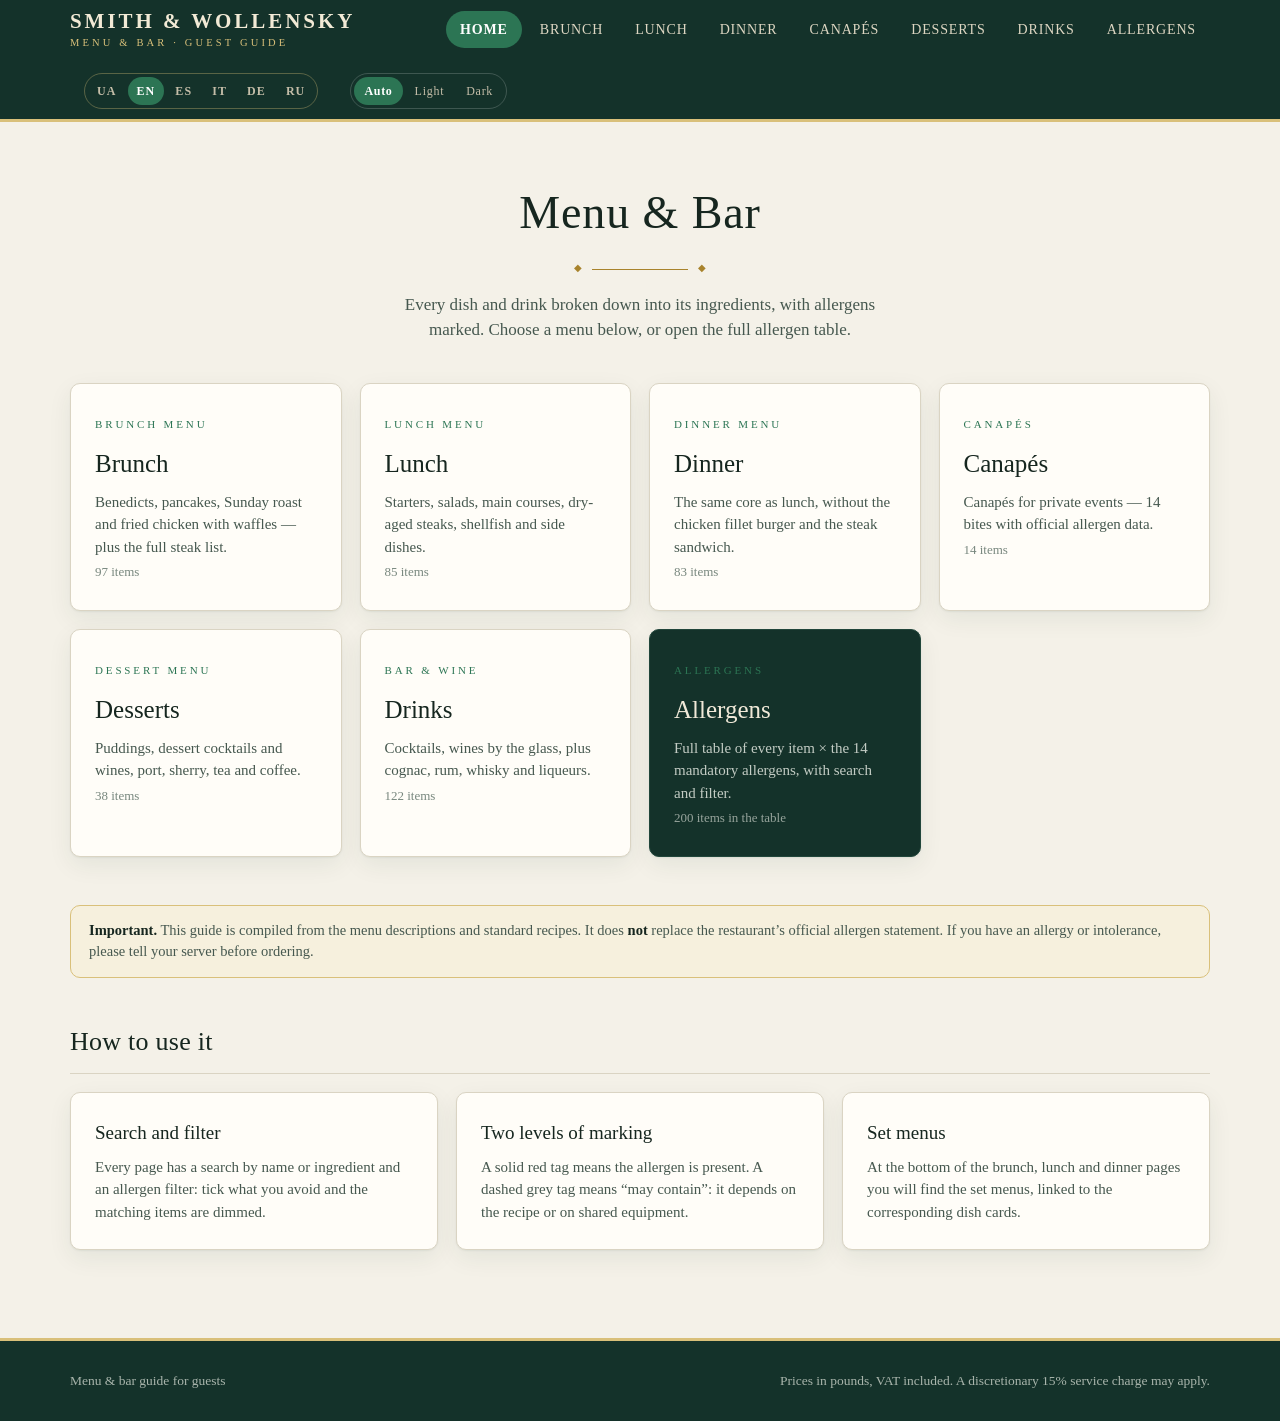
<file: index.html>
<!DOCTYPE html>
<html lang="uk">
<head>
<meta charset="utf-8">
<meta name="viewport" content="width=device-width, initial-scale=1">
<link rel="manifest" href="manifest.json">
<meta name="theme-color" content="#14322a">
<meta name="apple-mobile-web-app-capable" content="yes">
<meta name="apple-mobile-web-app-status-bar-style" content="black-translucent">
<meta name="apple-mobile-web-app-title" content="S&amp;W Menu">
<link rel="apple-touch-icon" href="assets/icons/icon-192.png">
<link rel="icon" href="assets/icons/icon-192.png">
<script src="assets/pwa.js"></script>
<title>Smith &amp; Wollensky — Menu &amp; Bar Guide</title>
<meta name="description" content="Smith &amp; Wollensky menu guide: brunch, lunch, dinner and drinks, with full ingredient lists and allergens in six languages.">
<link rel="stylesheet" href="assets/styles.css">
</head>
<body>

<header class="topbar">
  <div class="wrap">
    <a class="brand" href="index.html">
      <b>Smith &amp; Wollensky</b>
      <span data-i18n="brand.sub"></span>
    </a>
    <nav class="nav">
      <a href="index.html" aria-current="page" data-i18n="nav.home"></a>
      <a href="brunch.html" data-i18n="nav.brunch"></a>
      <a href="lunch.html" data-i18n="nav.lunch"></a>
      <a href="dinner.html" data-i18n="nav.dinner"></a>
      <a href="canapes.html" data-i18n="nav.canapes"></a>
      <a href="desserts.html" data-i18n="nav.desserts"></a>
      <a href="drinks.html" data-i18n="nav.drinks"></a>
      <a href="allergens.html" data-i18n="nav.allergens"></a>
    </nav>
  </div>
</header>

<main class="wrap">

  <section class="hero">
    <h1 data-i18n="home.title"></h1>
    <div class="rule"></div>
    <p data-i18n="home.lead"></p>
  </section>

  <div class="cards">
    <a class="card" href="brunch.html">
      <span class="kicker">Brunch Menu</span>
      <h2 data-i18n="nav.brunch"></h2>
      <p data-i18n="card.brunch"></p>
      <span class="count" data-count="brunch"></span>
    </a>
    <a class="card" href="lunch.html">
      <span class="kicker">Lunch Menu</span>
      <h2 data-i18n="nav.lunch"></h2>
      <p data-i18n="card.lunch"></p>
      <span class="count" data-count="lunch"></span>
    </a>
    <a class="card" href="dinner.html">
      <span class="kicker">Dinner Menu</span>
      <h2 data-i18n="nav.dinner"></h2>
      <p data-i18n="card.dinner"></p>
      <span class="count" data-count="dinner"></span>
    </a>
    <a class="card" href="canapes.html">
      <span class="kicker">Canapés</span>
      <h2 data-i18n="nav.canapes"></h2>
      <p data-i18n="card.canapes"></p>
      <span class="count" data-count="canapes"></span>
    </a>
    <a class="card" href="desserts.html">
      <span class="kicker">Dessert Menu</span>
      <h2 data-i18n="nav.desserts"></h2>
      <p data-i18n="card.desserts"></p>
      <span class="count" data-count="desserts"></span>
    </a>
    <a class="card" href="drinks.html">
      <span class="kicker">Bar &amp; Wine</span>
      <h2 data-i18n="nav.drinks"></h2>
      <p data-i18n="card.drinksSpirits"></p>
      <span class="count" data-count="drinks"></span>
    </a>
    <a class="card accent" href="allergens.html">
      <span class="kicker">Allergens</span>
      <h2 data-i18n="nav.allergens"></h2>
      <p data-i18n="card.allergens"></p>
      <span class="count" data-count="all"></span>
    </a>
  </div>

  <div class="notice" data-i18n="notice.home"></div>

  <section class="section">
    <p class="section-en" data-i18n="howto.title"></p>
    <div class="cards">
      <div class="card">
        <h2 class="small" data-i18n="howto.1.t"></h2>
        <p data-i18n="howto.1.d"></p>
      </div>
      <div class="card">
        <h2 class="small" data-i18n="howto.2.t"></h2>
        <p data-i18n="howto.2.d"></p>
      </div>
      <div class="card">
        <h2 class="small" data-i18n="howto.3.t"></h2>
        <p data-i18n="howto.3.d"></p>
      </div>
    </div>
  </section>

</main>

<footer>
  <div class="wrap">
    <span data-i18n="footer.name"></span>
    <span data-i18n="footer.prices"></span>
  </div>
</footer>

<script src="assets/i18n.js"></script>
<script src="assets/lexicon.js"></script>
<script src="assets/allergens.js"></script>
<script src="assets/data-food.js"></script>
<script src="assets/data-drinks.js"></script>
<script src="assets/data-official.js"></script>
<script src="assets/data-desserts.js"></script>
<script src="assets/data-spirits.js"></script>
<script src="assets/overrides.js"></script>
<script src="assets/schedule.js"></script>
<script src="assets/ui.js"></script>
<script src="assets/app.js"></script>
<script>initPage({ kind: 'home' });</script>
</body>
</html>
</file>
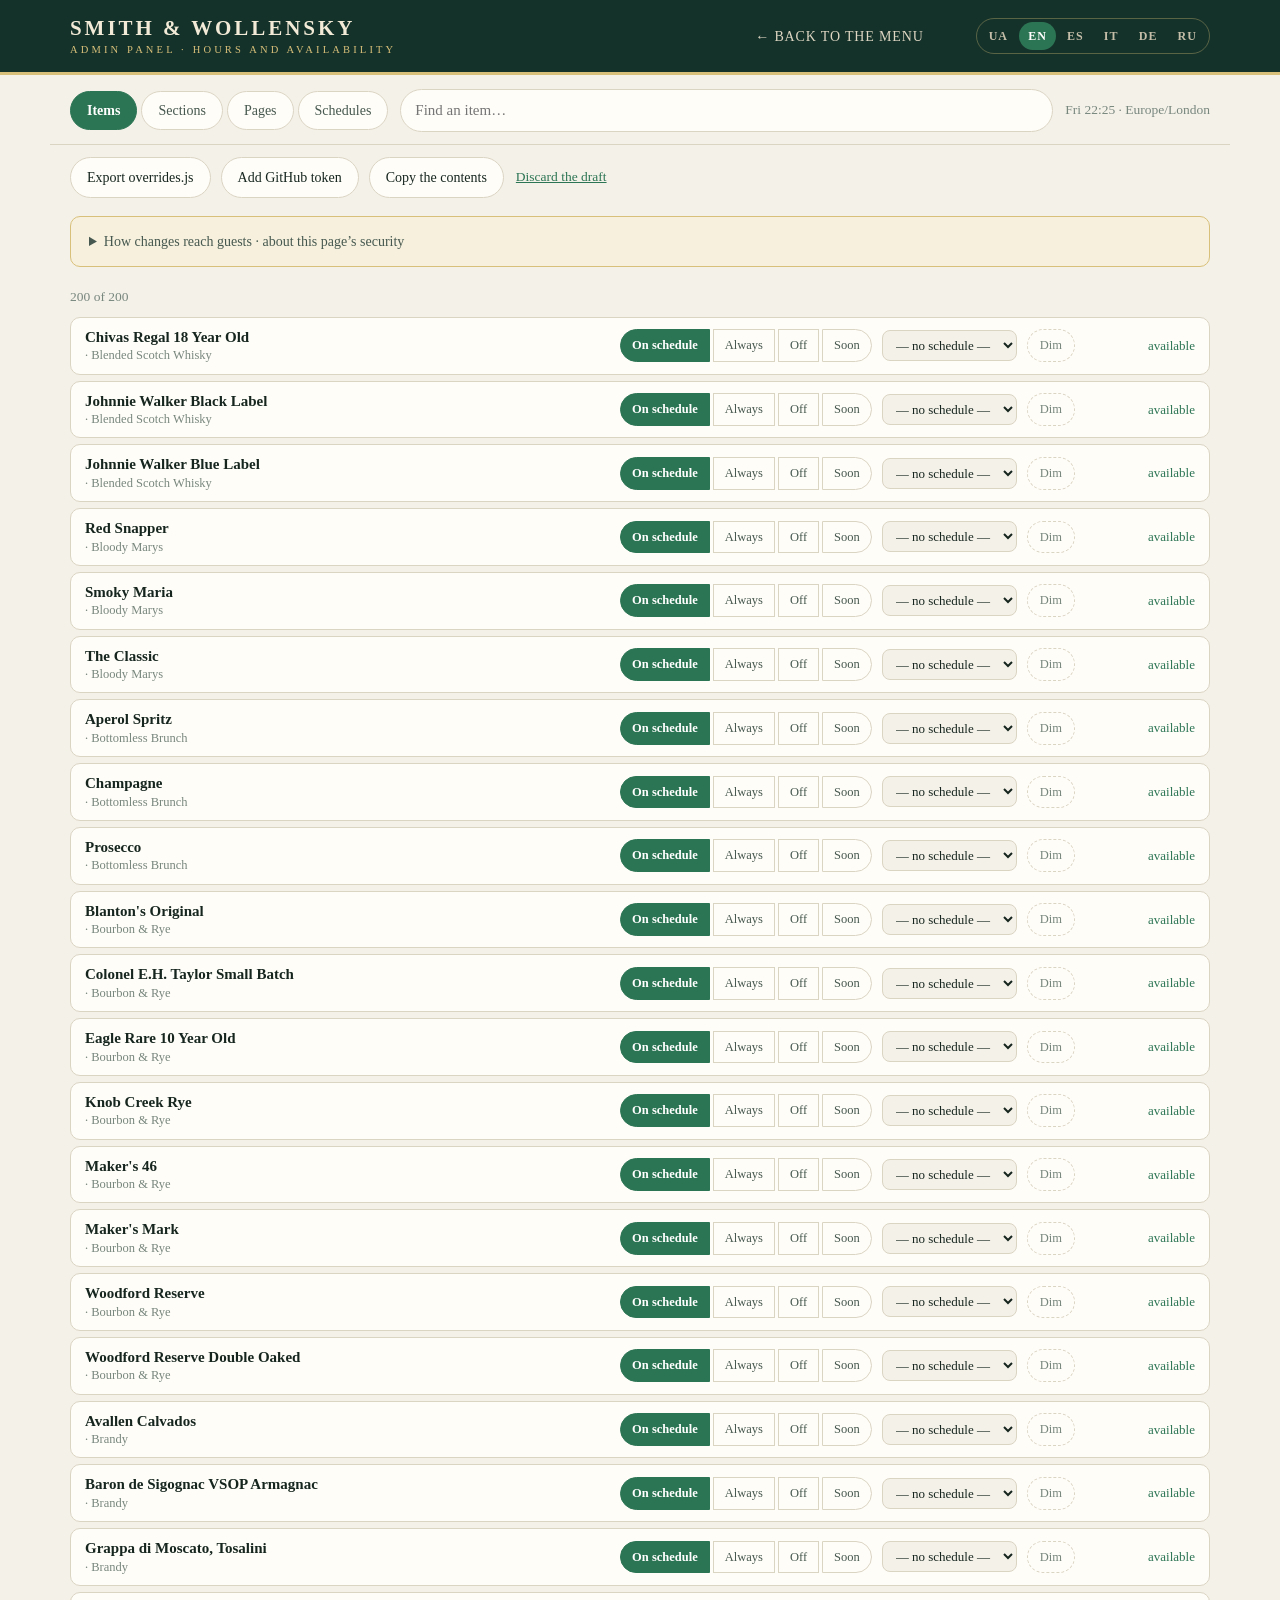
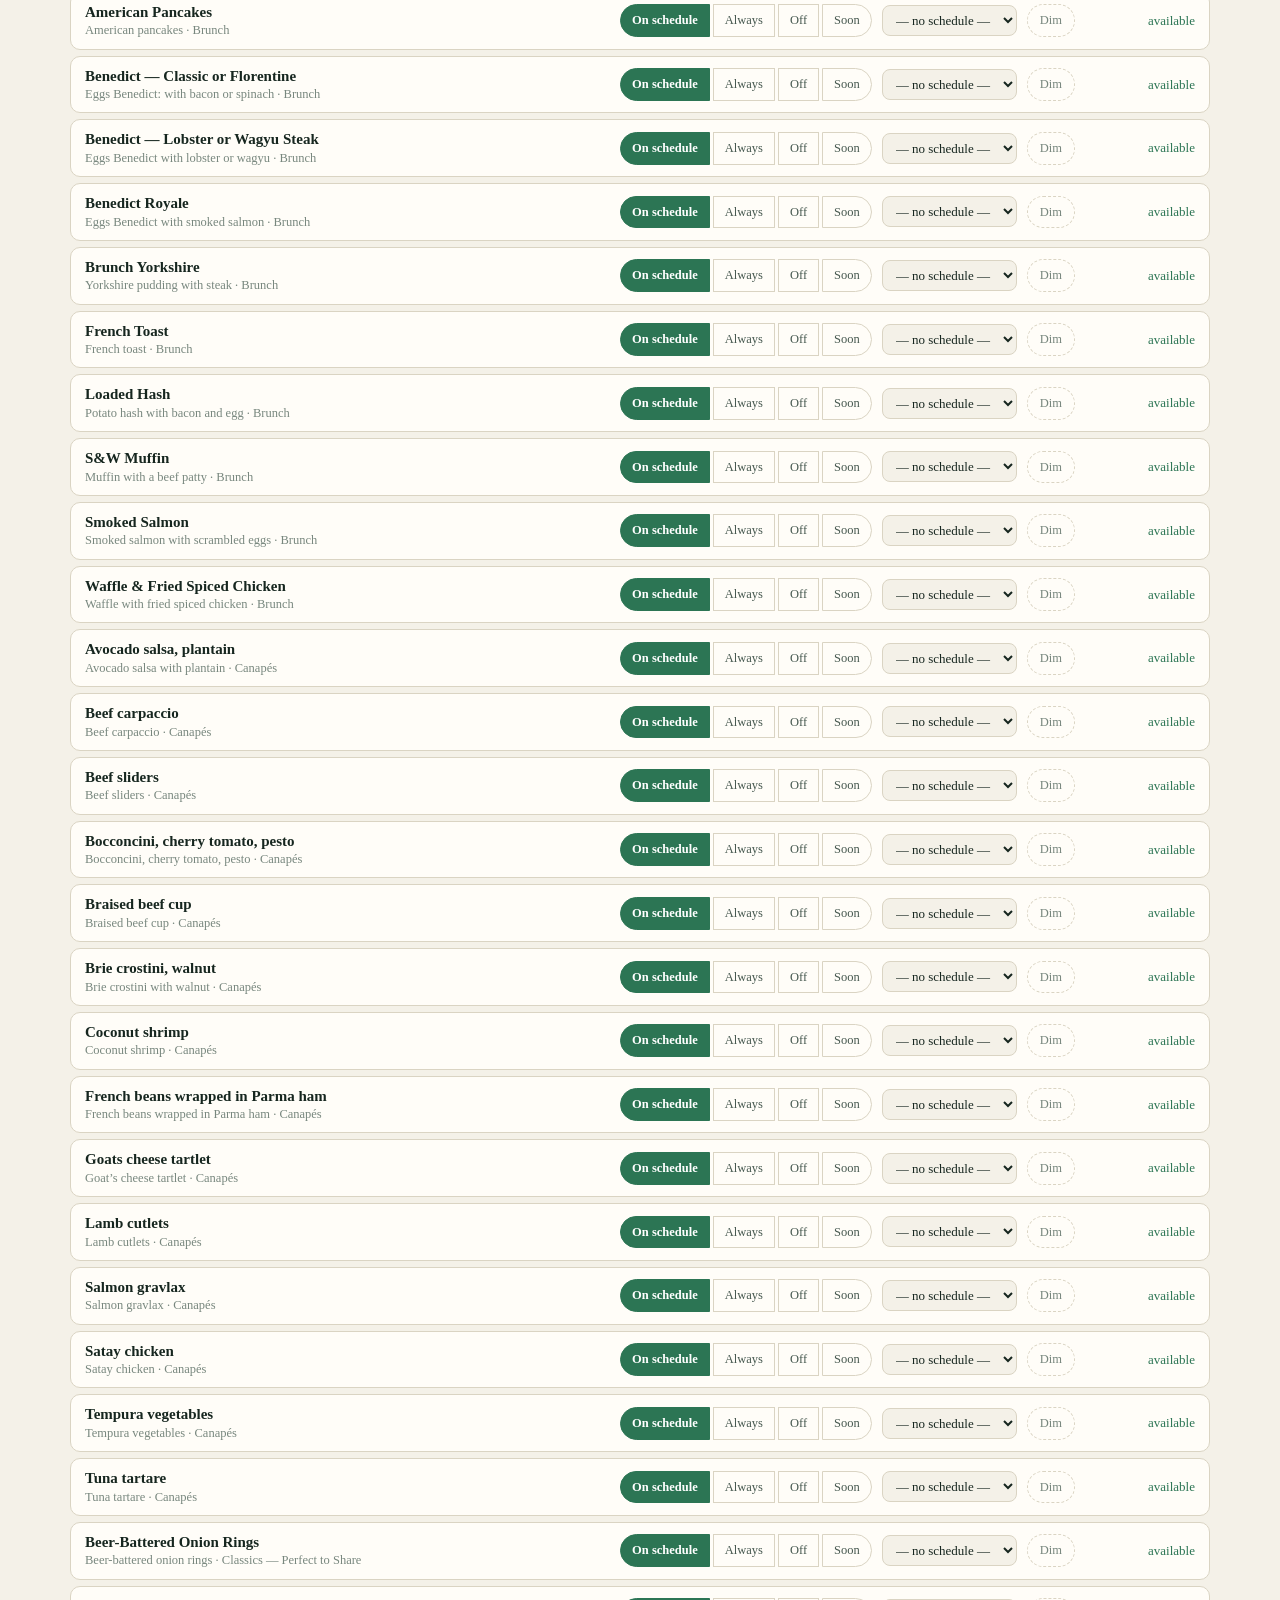
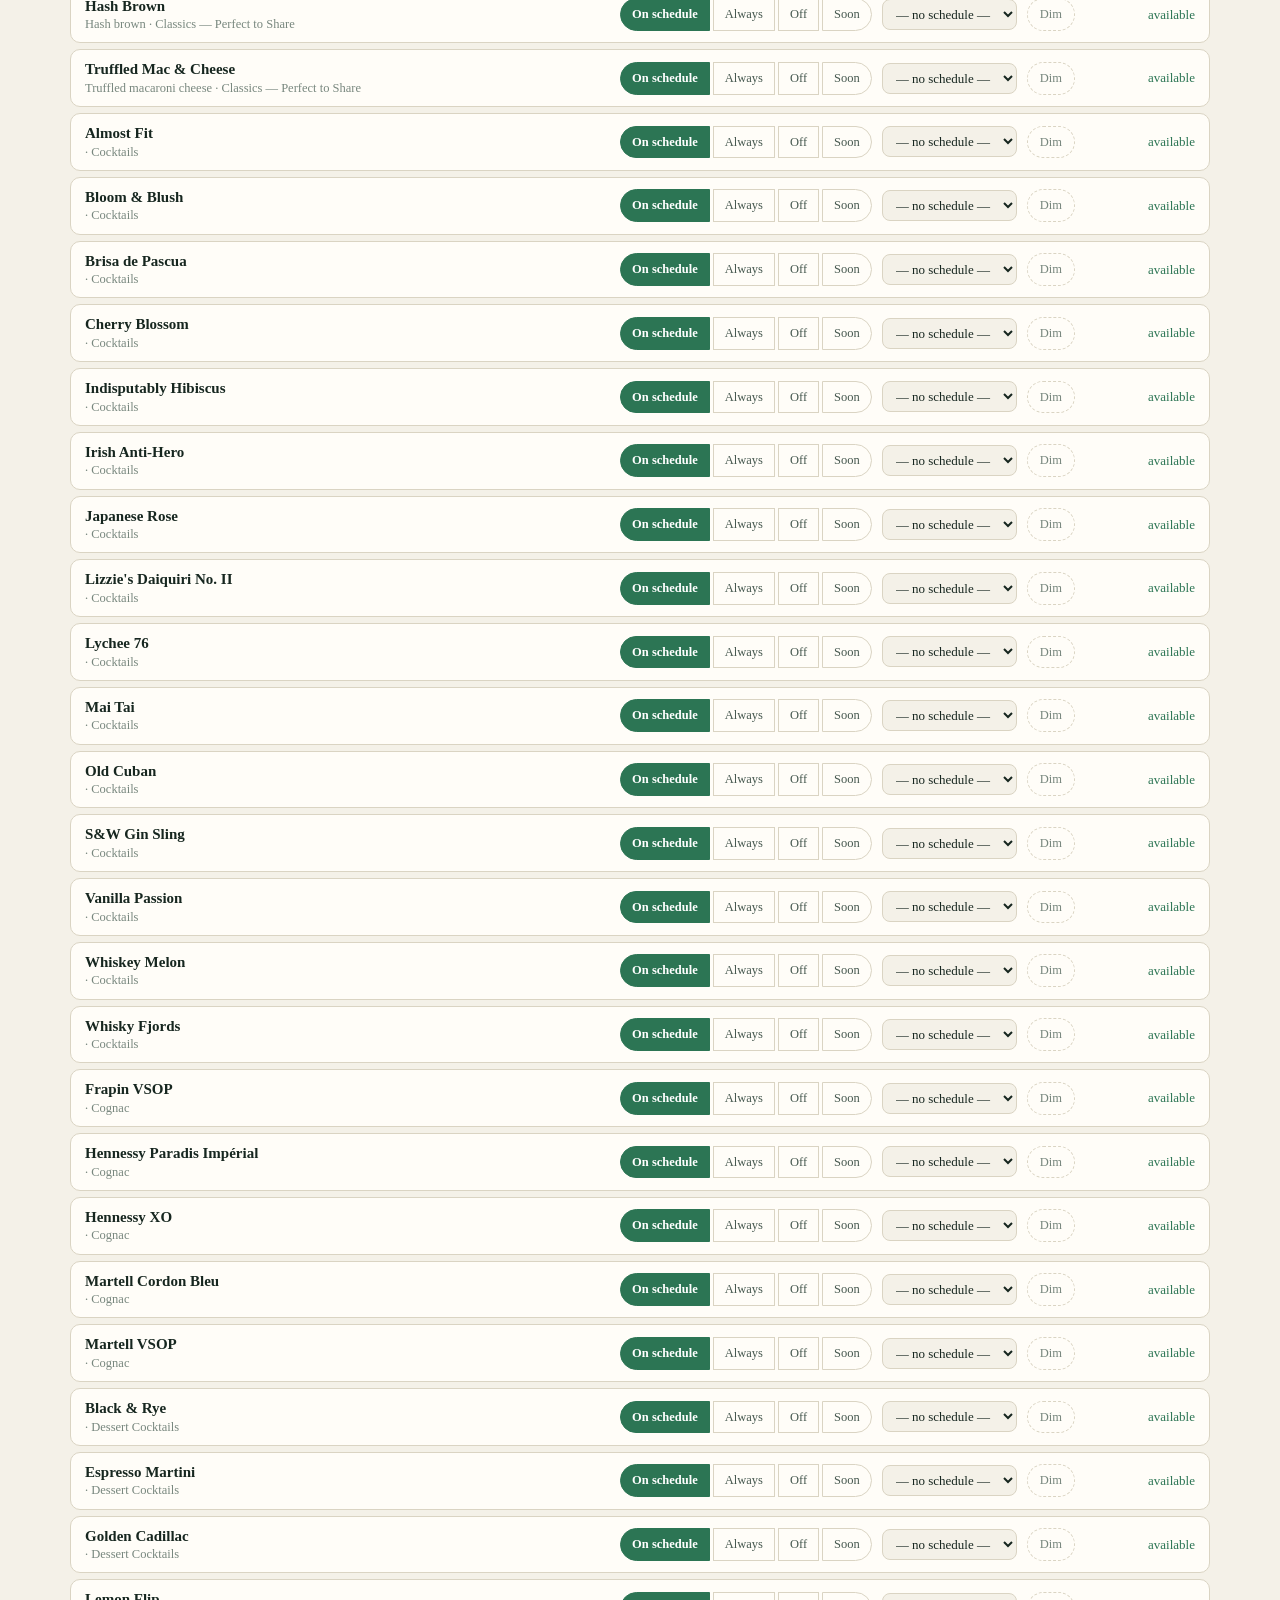
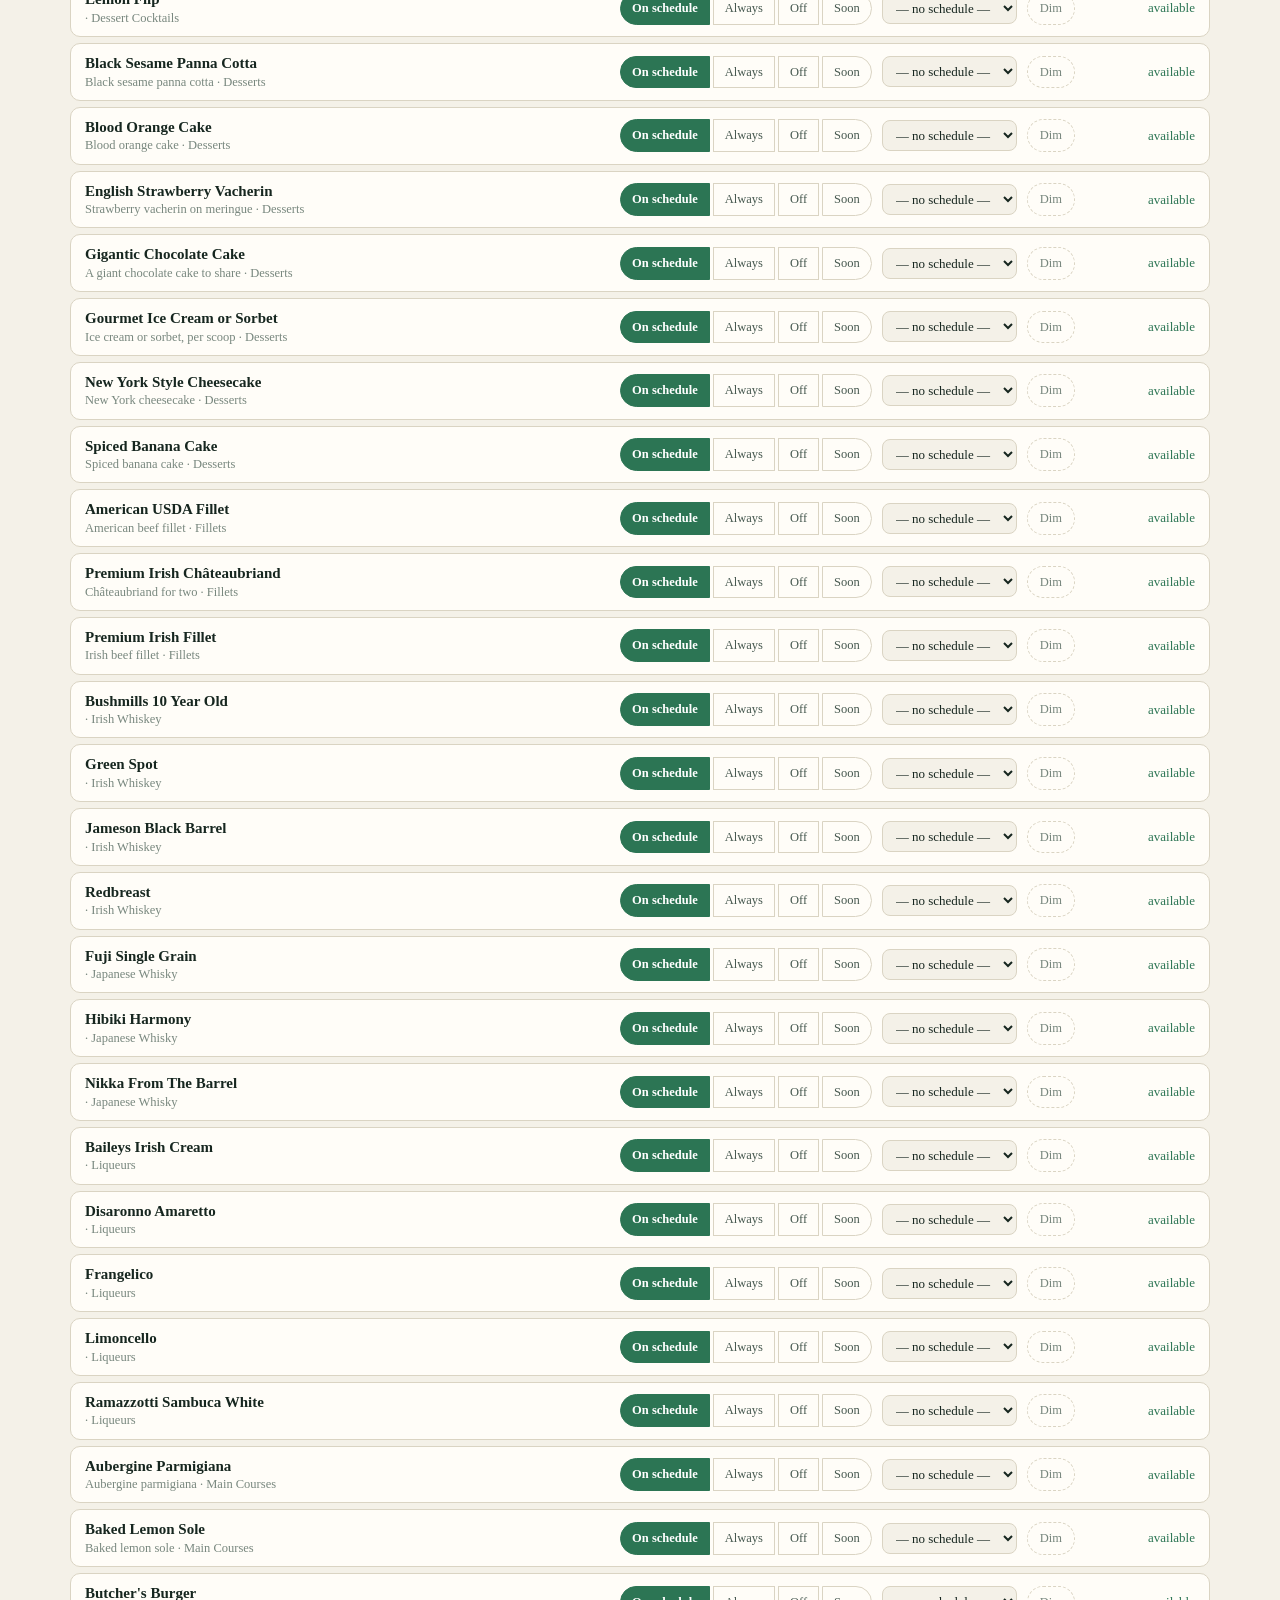
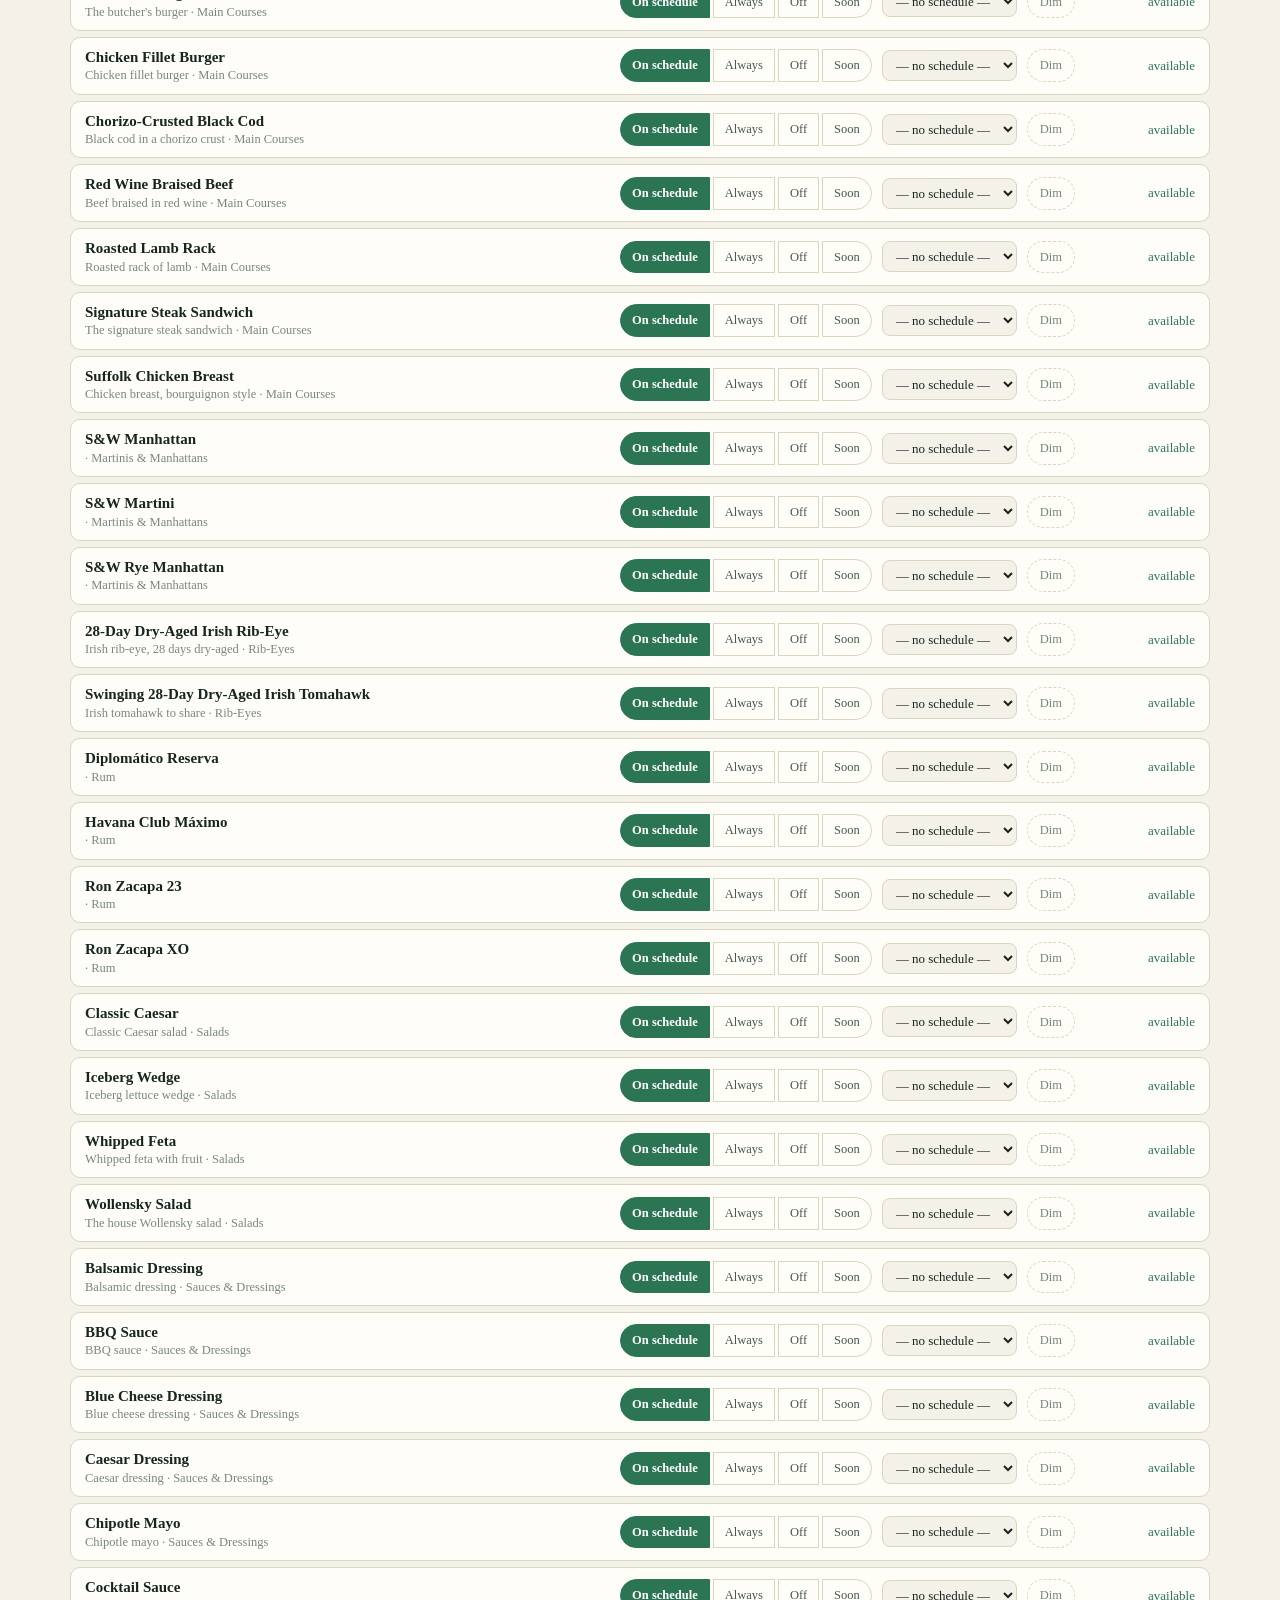
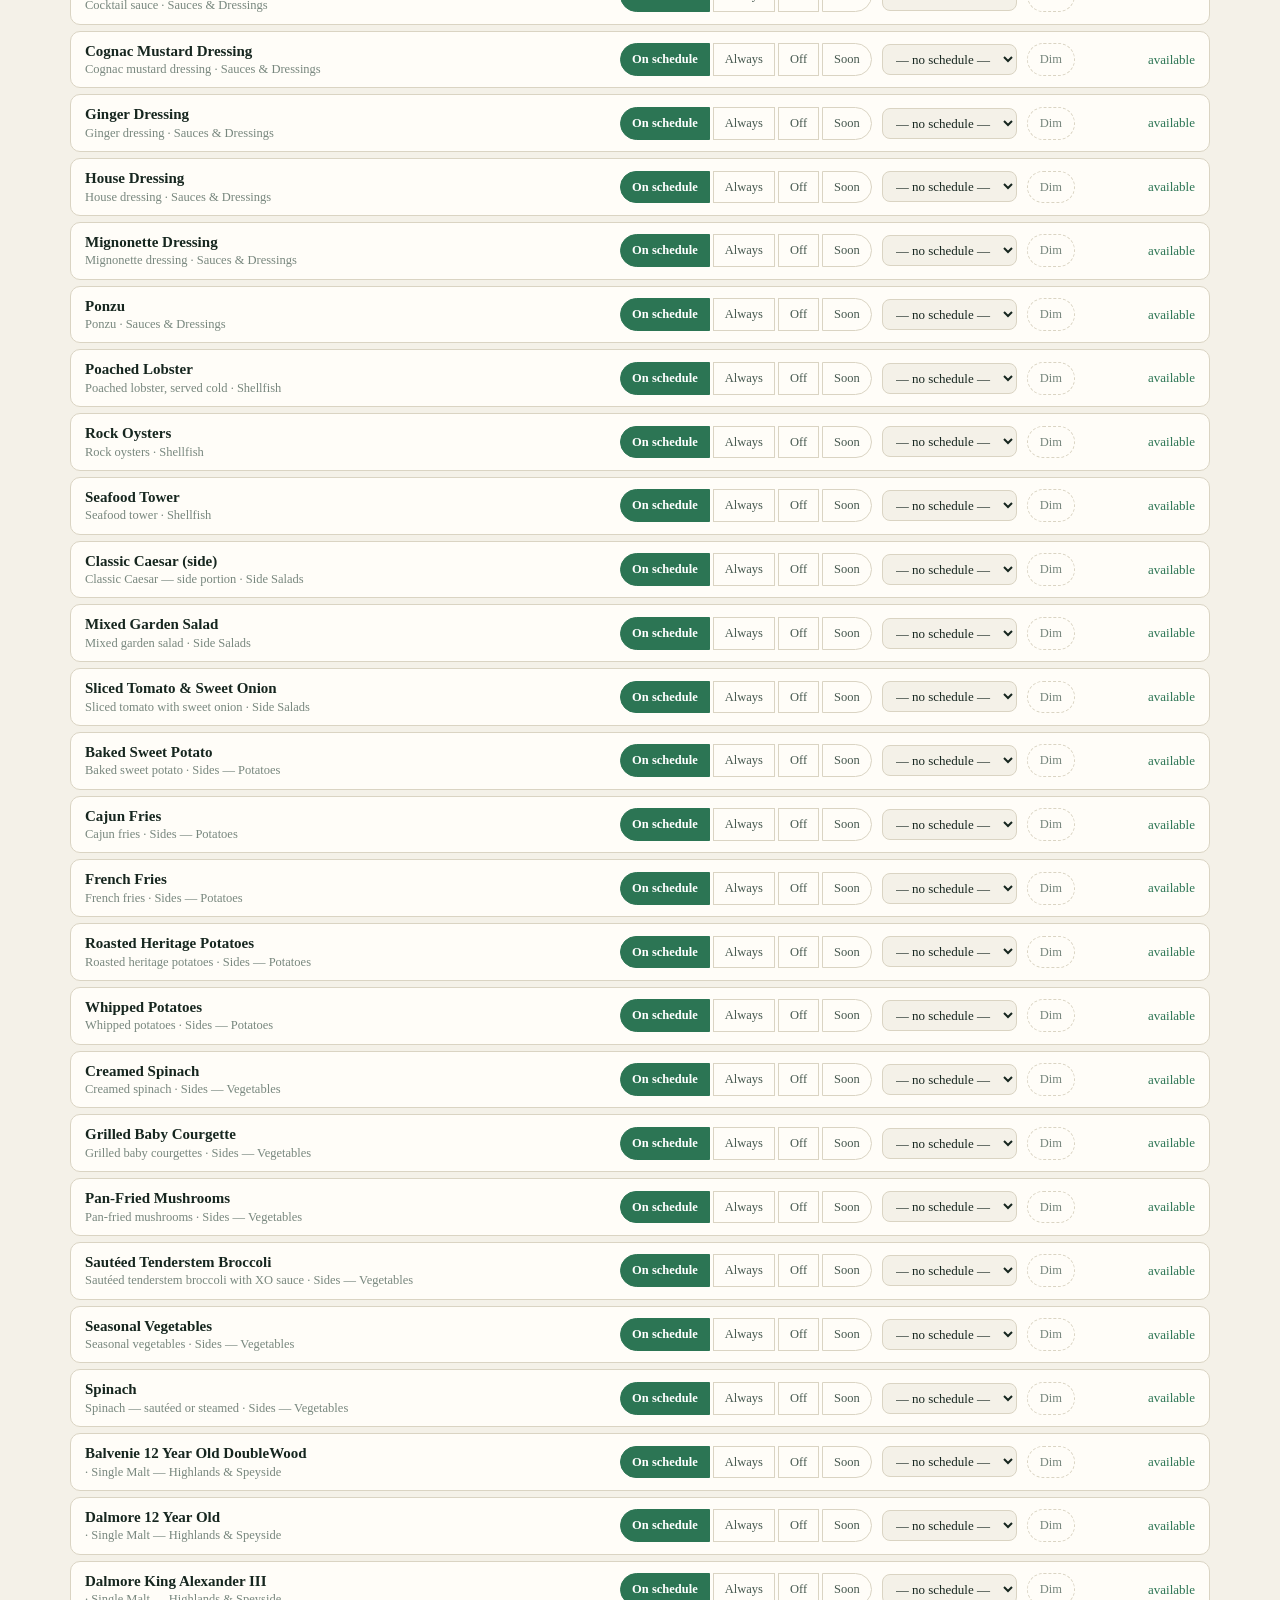
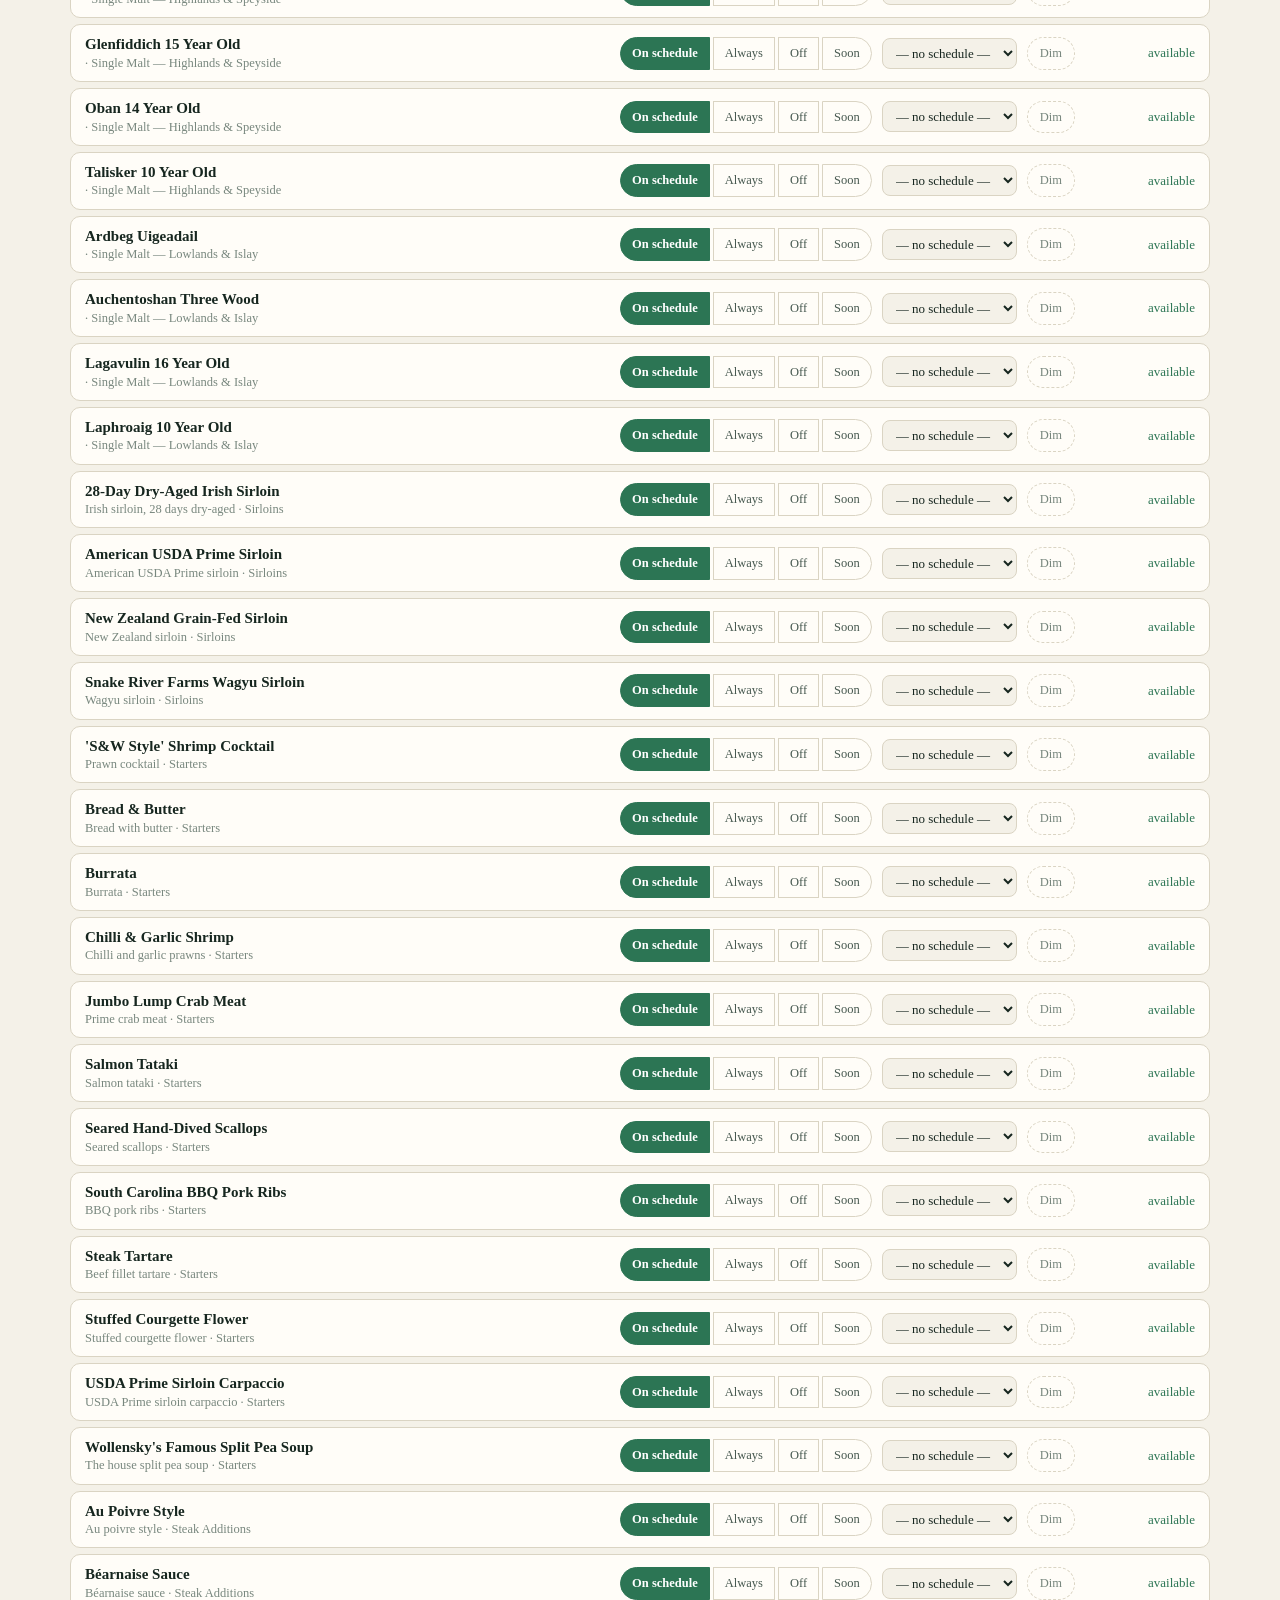
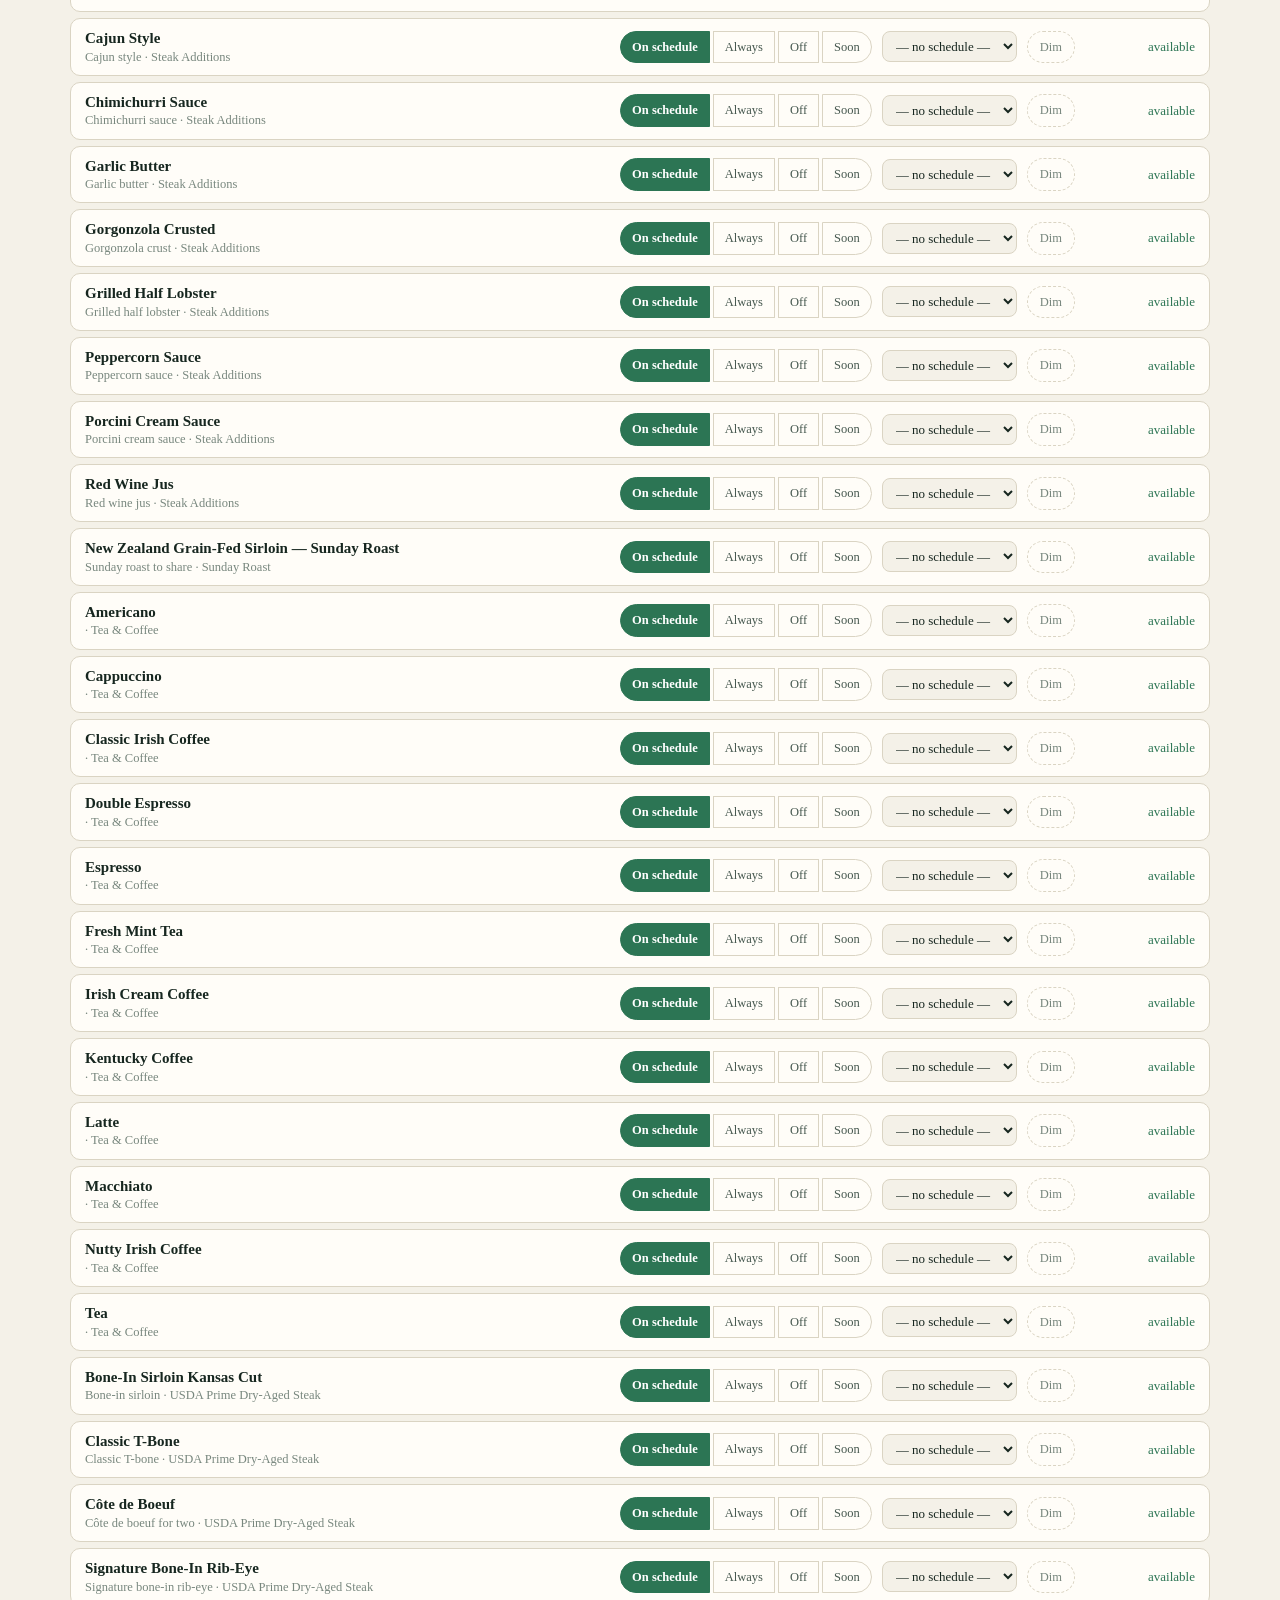
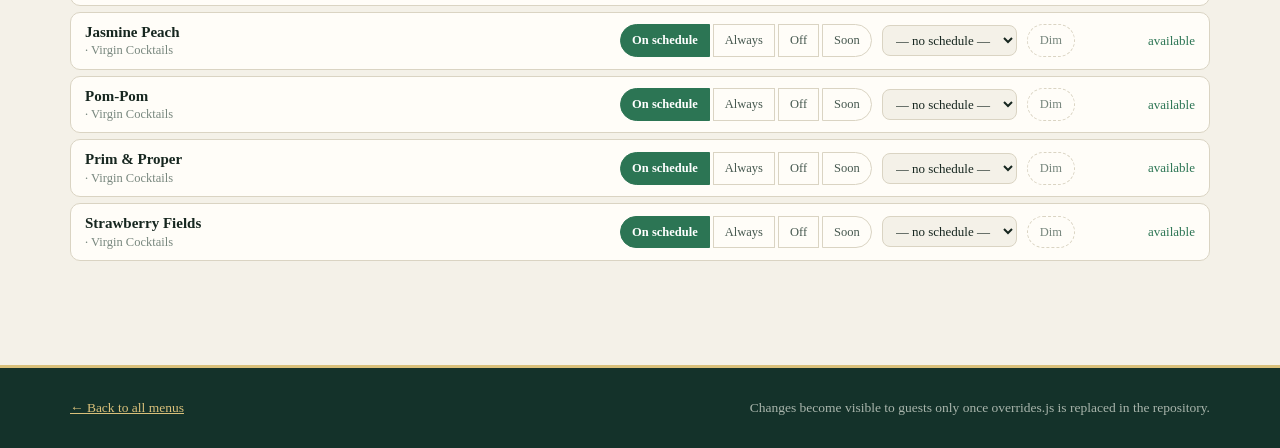
<file: admin.html>
<!DOCTYPE html>
<html lang="uk">
<head>
<meta charset="utf-8">
<meta name="viewport" content="width=device-width, initial-scale=1">
<link rel="manifest" href="manifest-admin.json">
<meta name="theme-color" content="#14322a">
<meta name="apple-mobile-web-app-capable" content="yes">
<meta name="apple-mobile-web-app-status-bar-style" content="black-translucent">
<meta name="apple-mobile-web-app-title" content="S&amp;W Admin">
<link rel="apple-touch-icon" href="assets/icons/admin-192.png">
<link rel="icon" href="assets/icons/admin-192.png">
<script src="assets/pwa.js"></script>
<meta name="robots" content="noindex, nofollow">
<title>Admin — Smith &amp; Wollensky</title>
<link rel="stylesheet" href="assets/styles.css">
</head>
<body class="admin">

<header class="topbar">
  <div class="wrap">
    <a class="brand" href="index.html">
      <b>Smith &amp; Wollensky</b>
      <span data-i18n="adm.sub"></span>
    </a>
    <nav class="nav">
      <a href="index.html" data-i18n="adm.back"></a>
    </nav>
  </div>
</header>

<main class="wrap">

  <!-- керування нагорі: у залі його відкривають, щоб швидко щось закрити -->
  <div class="abar">
    <div class="atabs">
      <button class="atab on" data-tab="items" type="button" data-i18n="adm.tab.items"></button>
      <button class="atab" data-tab="sections" type="button" data-i18n="adm.tab.sections"></button>
      <button class="atab" data-tab="pages" type="button" data-i18n="adm.tab.pages"></button>
      <button class="atab" data-tab="schedules" type="button" data-i18n="adm.tab.schedules"></button>
    </div>
    <input id="asearch" class="search" type="search" data-i18n-ph="adm.search">
    <span class="aclock" id="clock"></span>
  </div>

  <p id="unpub" class="unpub" style="display:none"></p>

  <div class="aactions">
    <button id="export" class="filter-toggle" type="button"></button>
    <button id="ghtoken" class="filter-toggle" type="button"></button>
    <button id="copy" class="filter-toggle" type="button" data-i18n="adm.copy"></button>
    <button id="reset" class="clear-btn" type="button" data-i18n="adm.reset"></button>
  </div>
  <textarea id="dump" class="adump" readonly style="display:none"></textarea>

  <details class="anote">
    <summary data-i18n="adm.notice.summary"></summary>
    <p data-i18n="adm.notice.how"></p>
    <p data-i18n="adm.notice.security"></p>
    <p><span data-i18n="adm.origin"></span> <code id="aorigin"></code></p>
  </details>

  <div id="panel"></div>
</main>

<footer>
  <div class="wrap">
    <span><a href="index.html" data-i18n="footer.back"></a></span>
    <span data-i18n="adm.footer"></span>
  </div>
</footer>

<script src="assets/i18n.js"></script>
<script src="assets/lexicon.js"></script>
<script src="assets/allergens.js"></script>
<script src="assets/data-food.js"></script>
<script src="assets/data-drinks.js"></script>
<script src="assets/data-official.js"></script>
<script src="assets/data-desserts.js"></script>
<script src="assets/data-spirits.js"></script>
<script src="assets/overrides.js"></script>
<script src="assets/schedule.js"></script>
<script>
  // панелі потрібен той самий об'єднаний набір позицій, що й сайту
  DISHES.push(...DRESSINGS, ...CANAPES, ...DESSERTS);
  DRINKS.push(...DESSERT_COCKTAILS, ...HOT_DRINKS, ...SPIRITS);
  const DESSERT_WINE_ORDER = ['dessertwine', 'port', 'sherry'];
</script>
<script src="assets/ui.js"></script>
<script src="assets/admin.js"></script>
<script>initAdmin();</script>
</body>
</html>
</file>
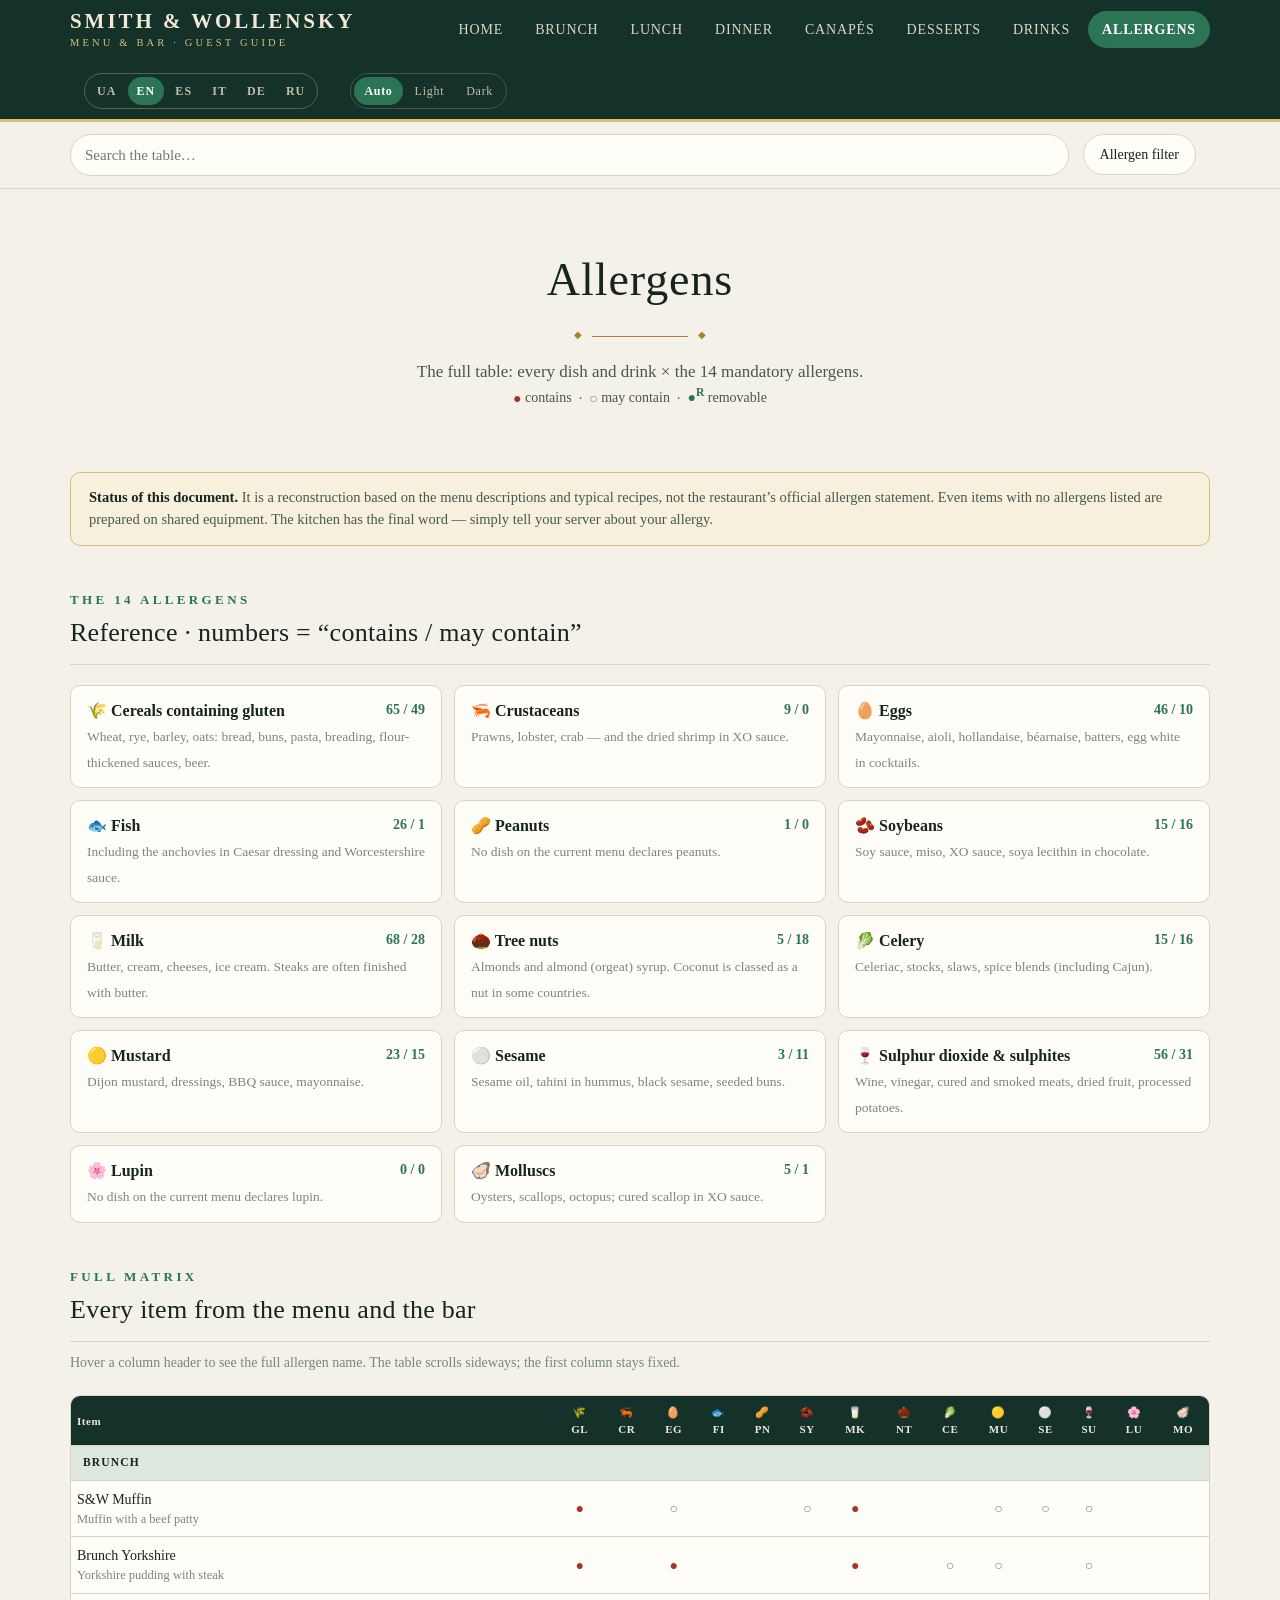
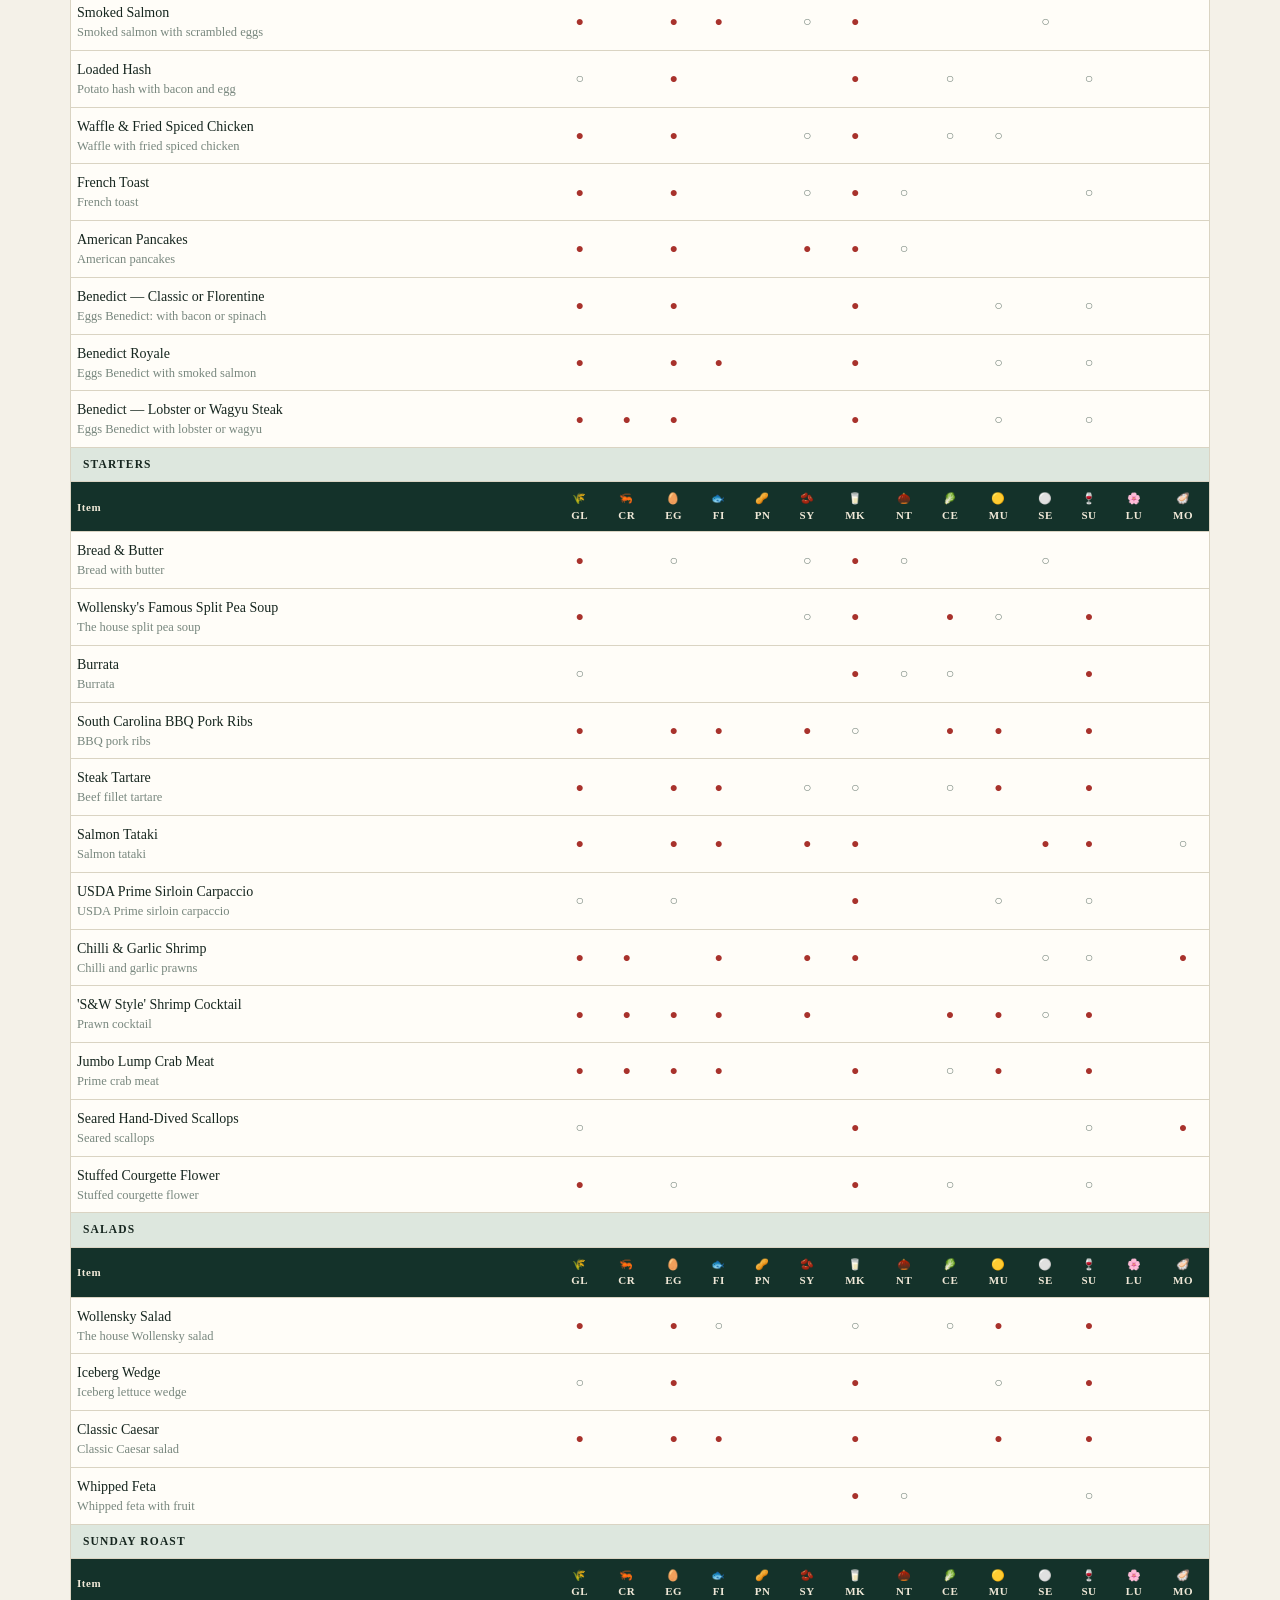
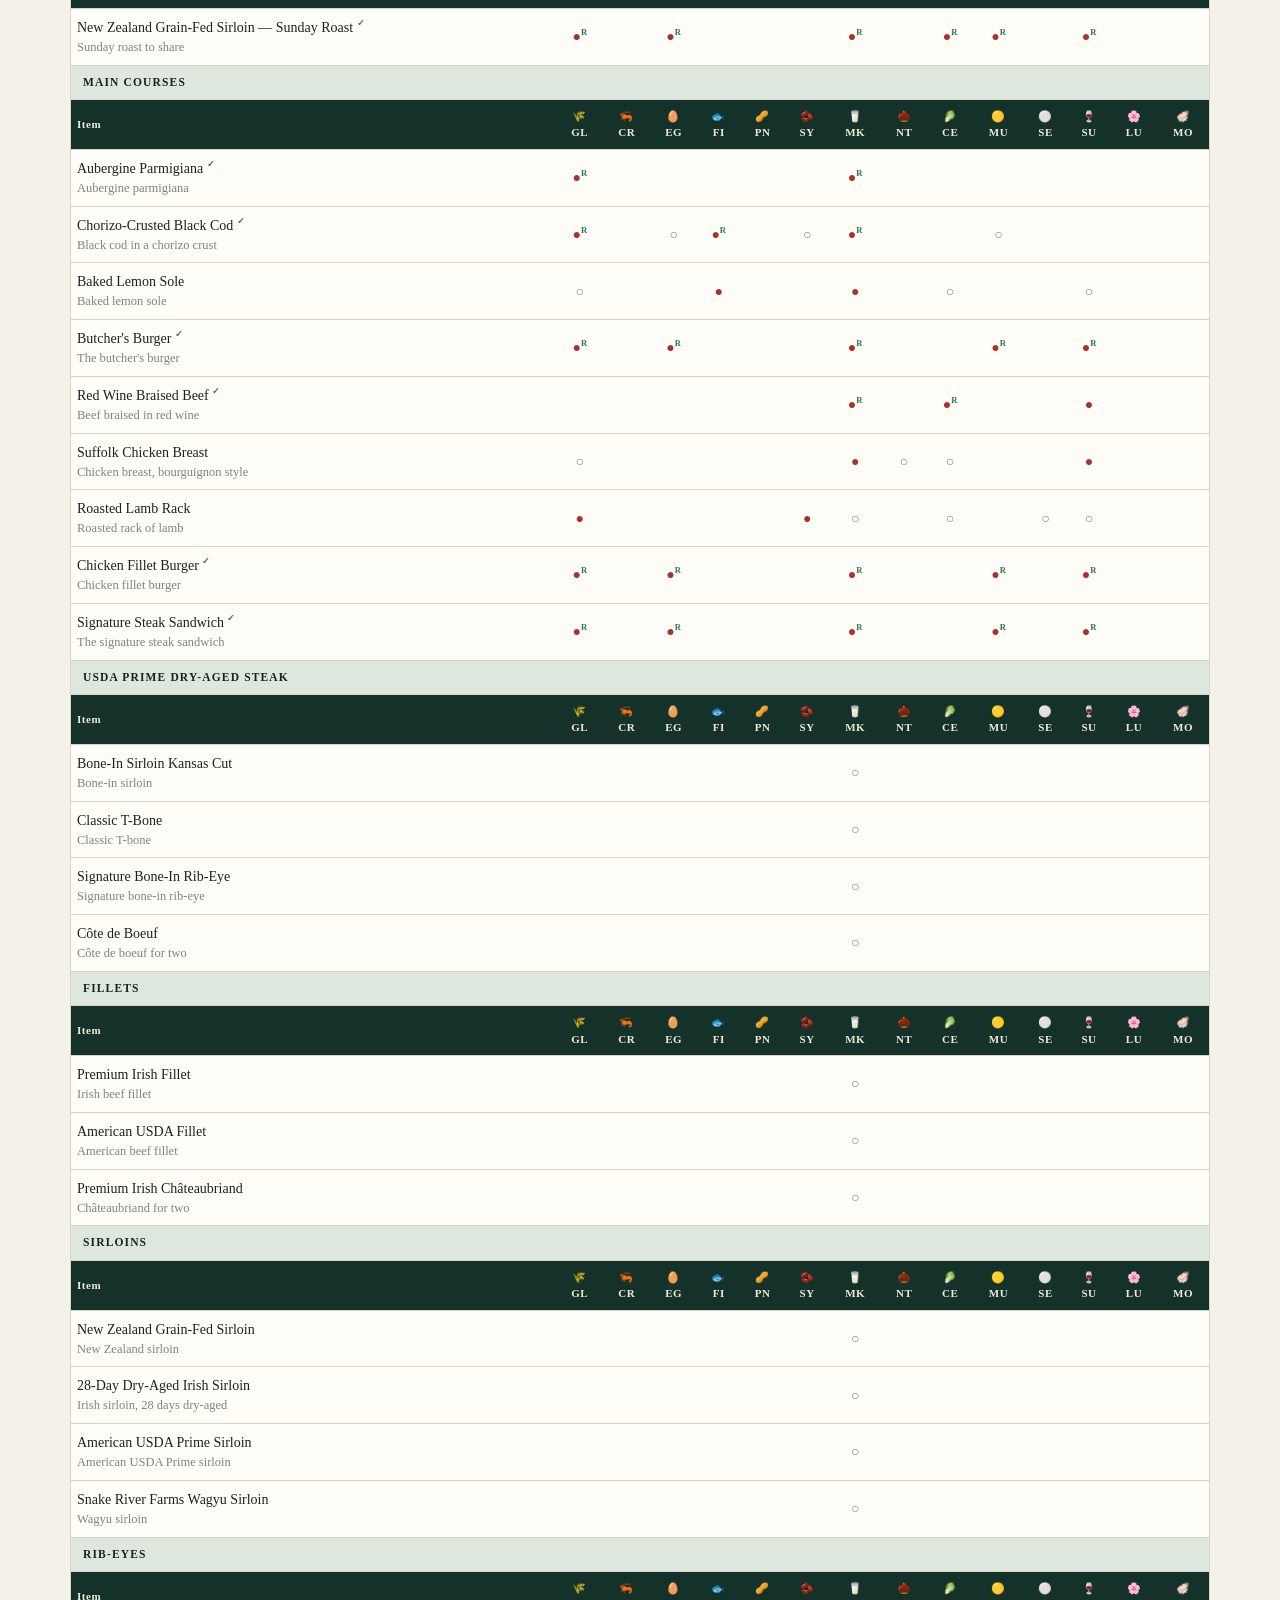
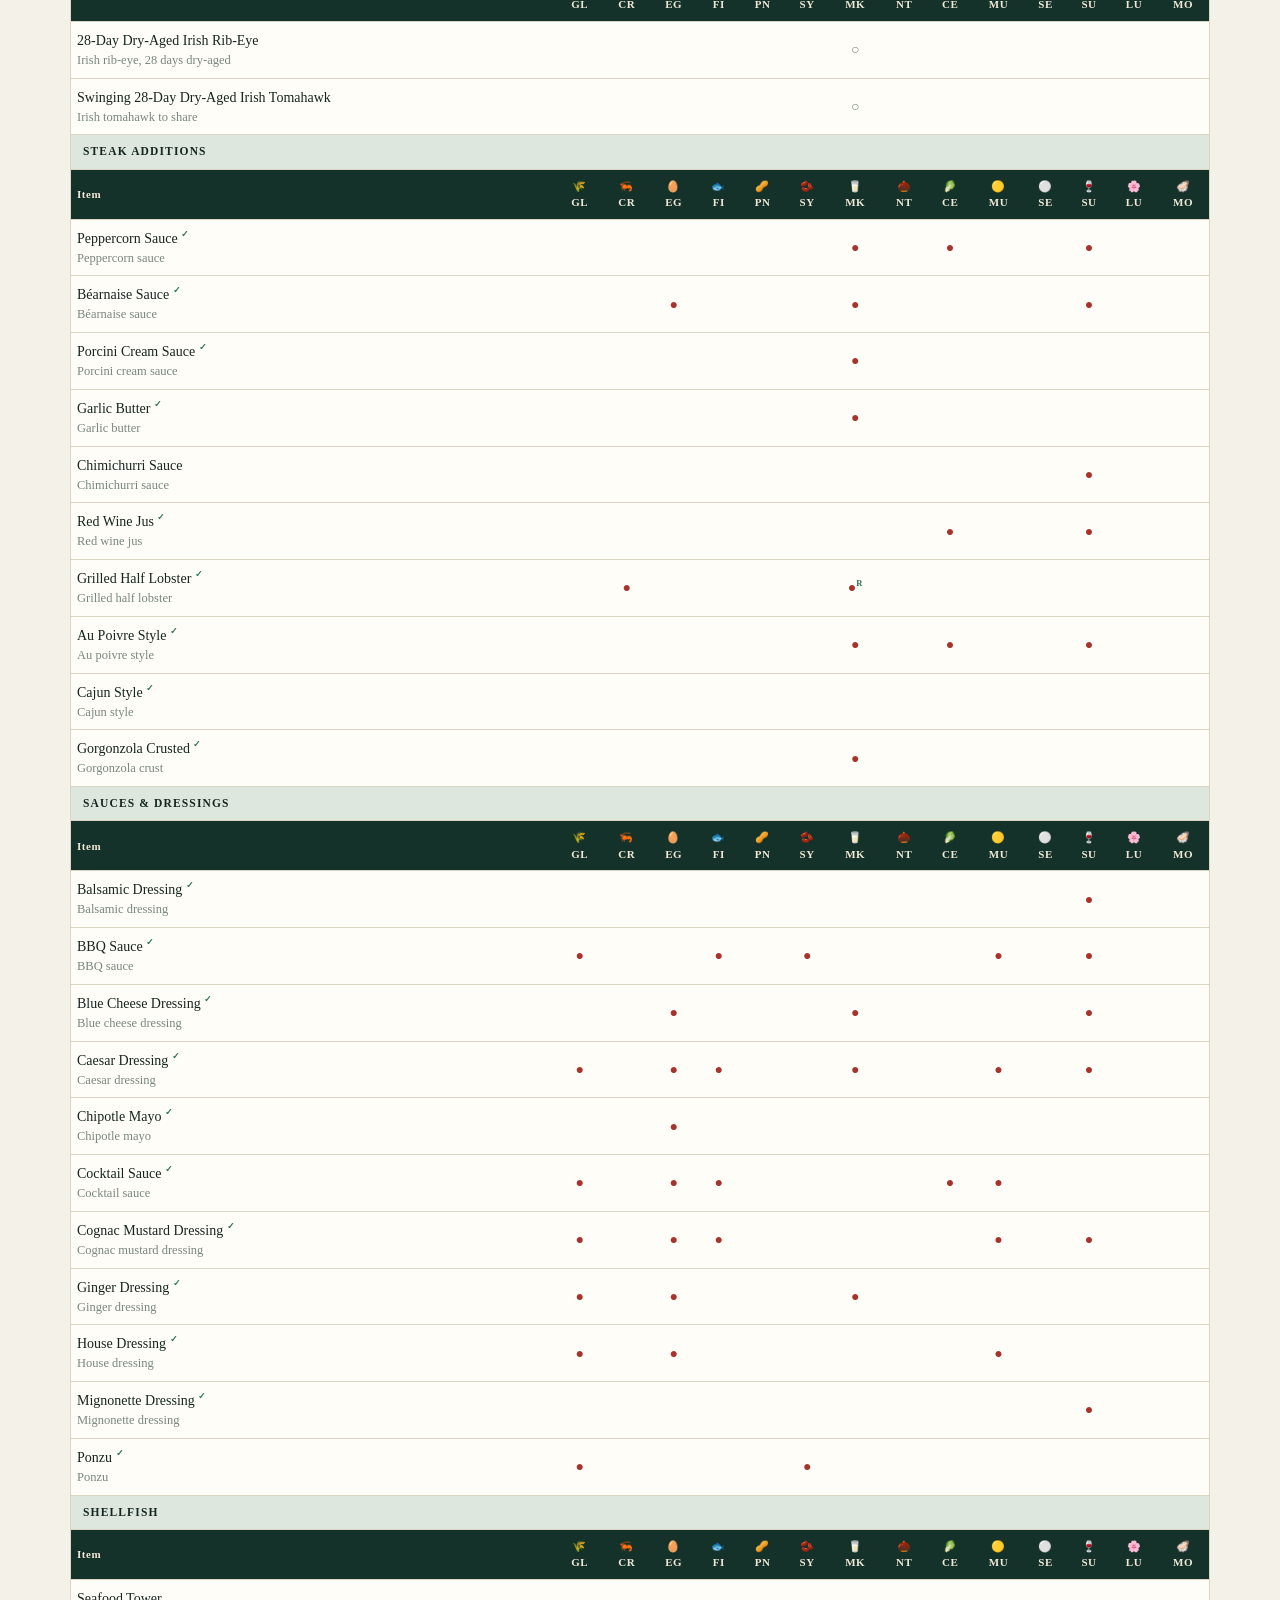
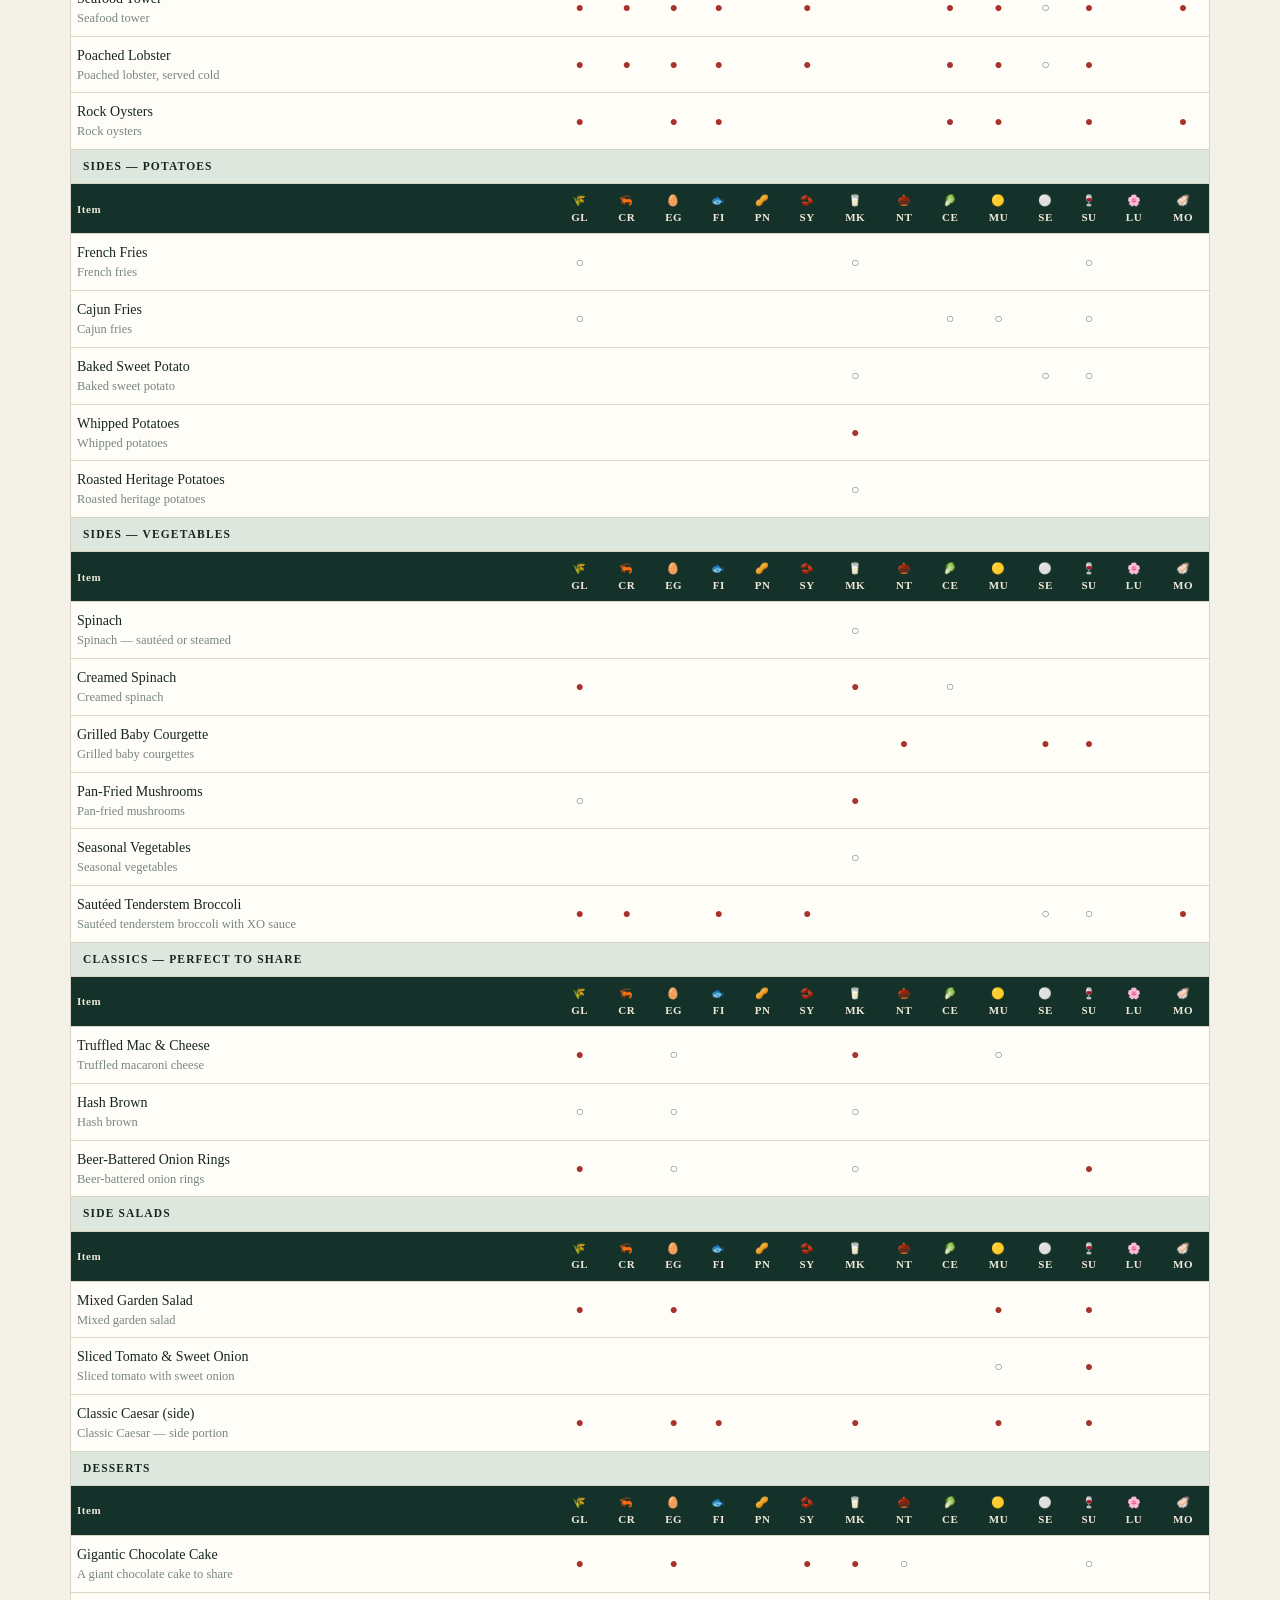
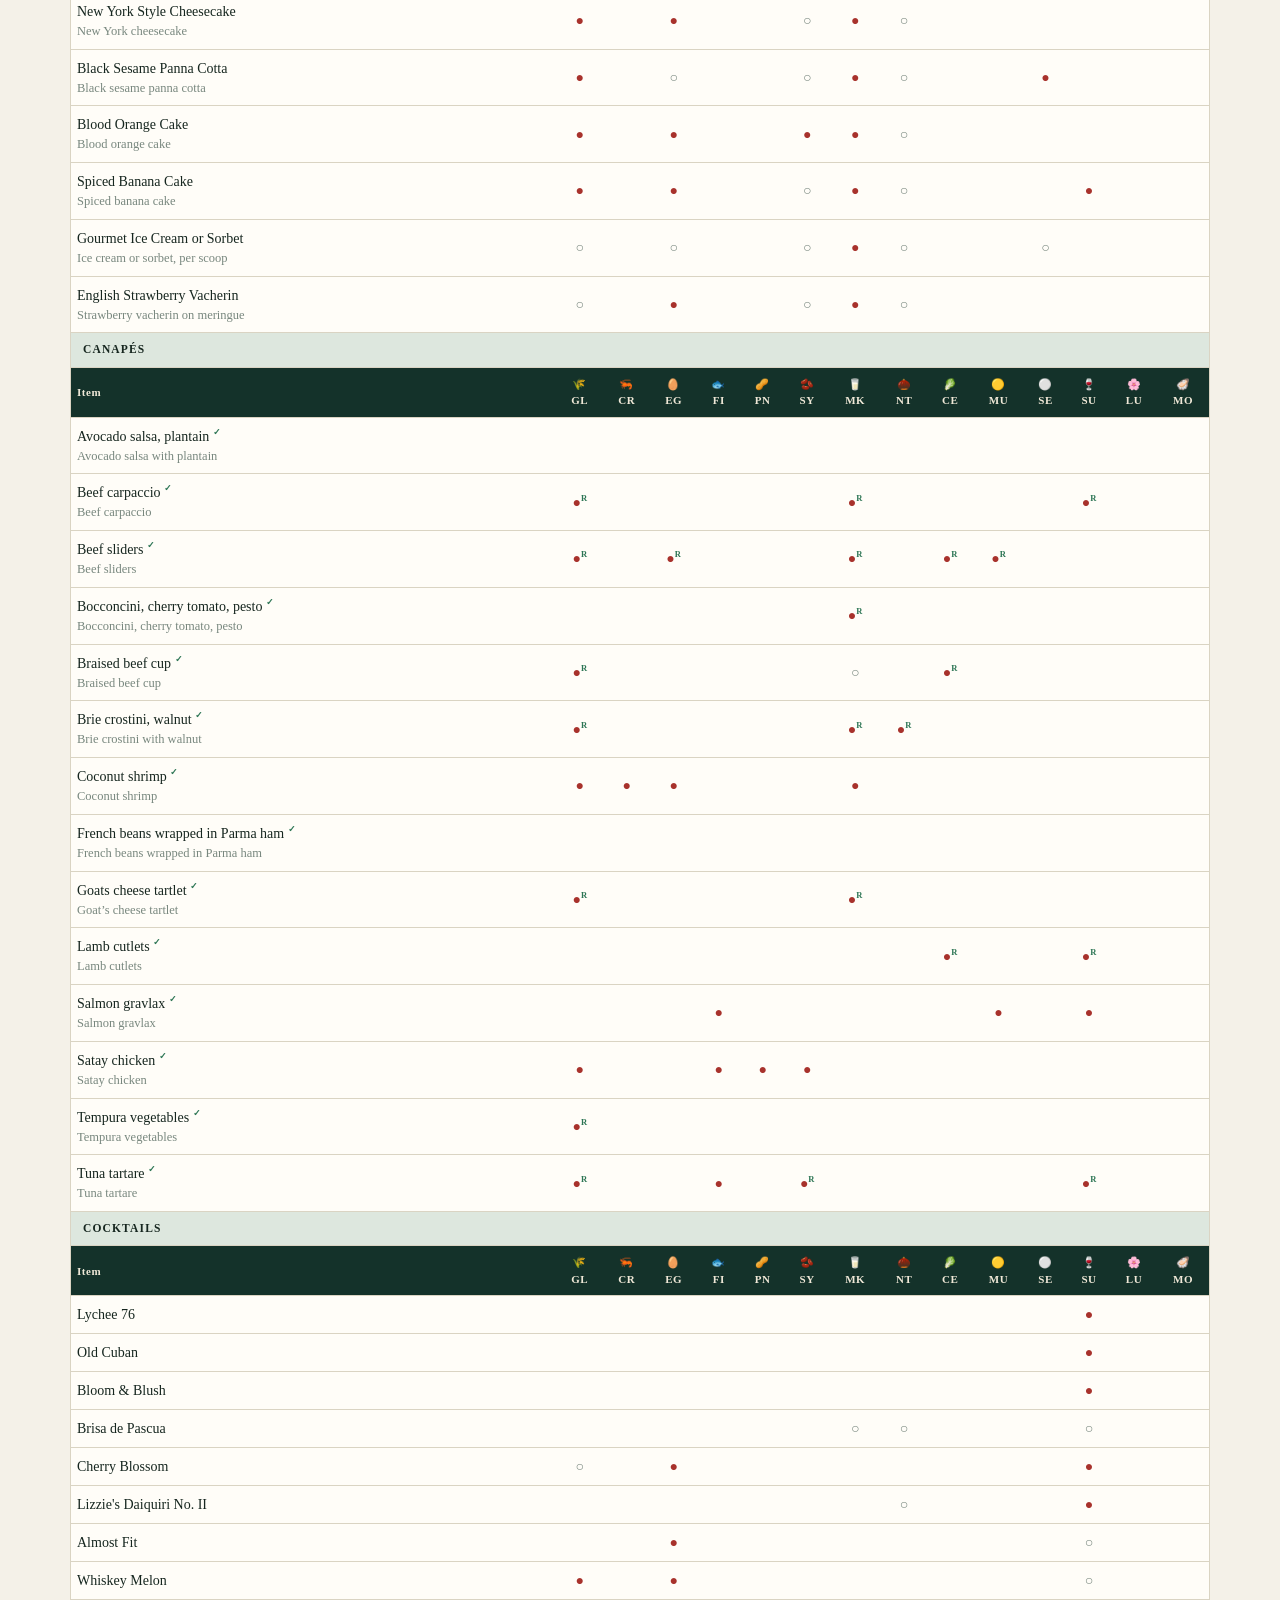
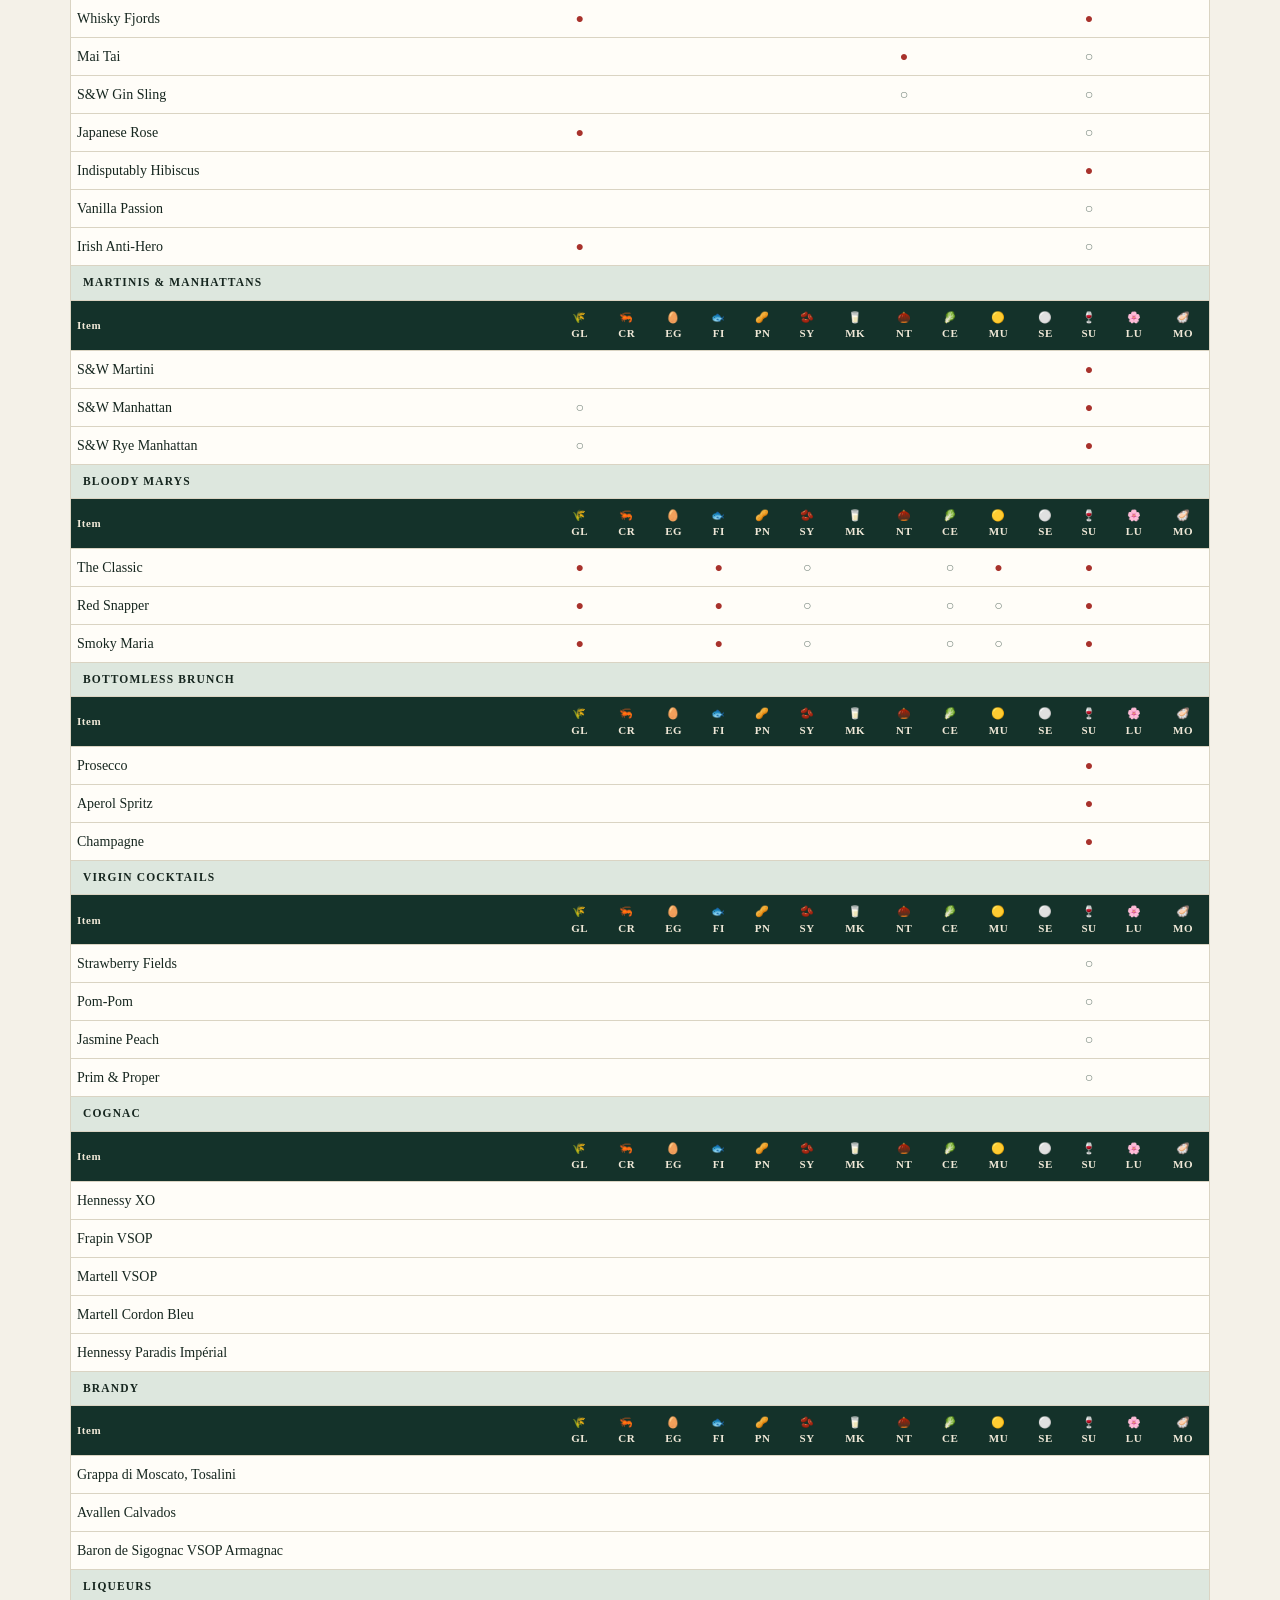
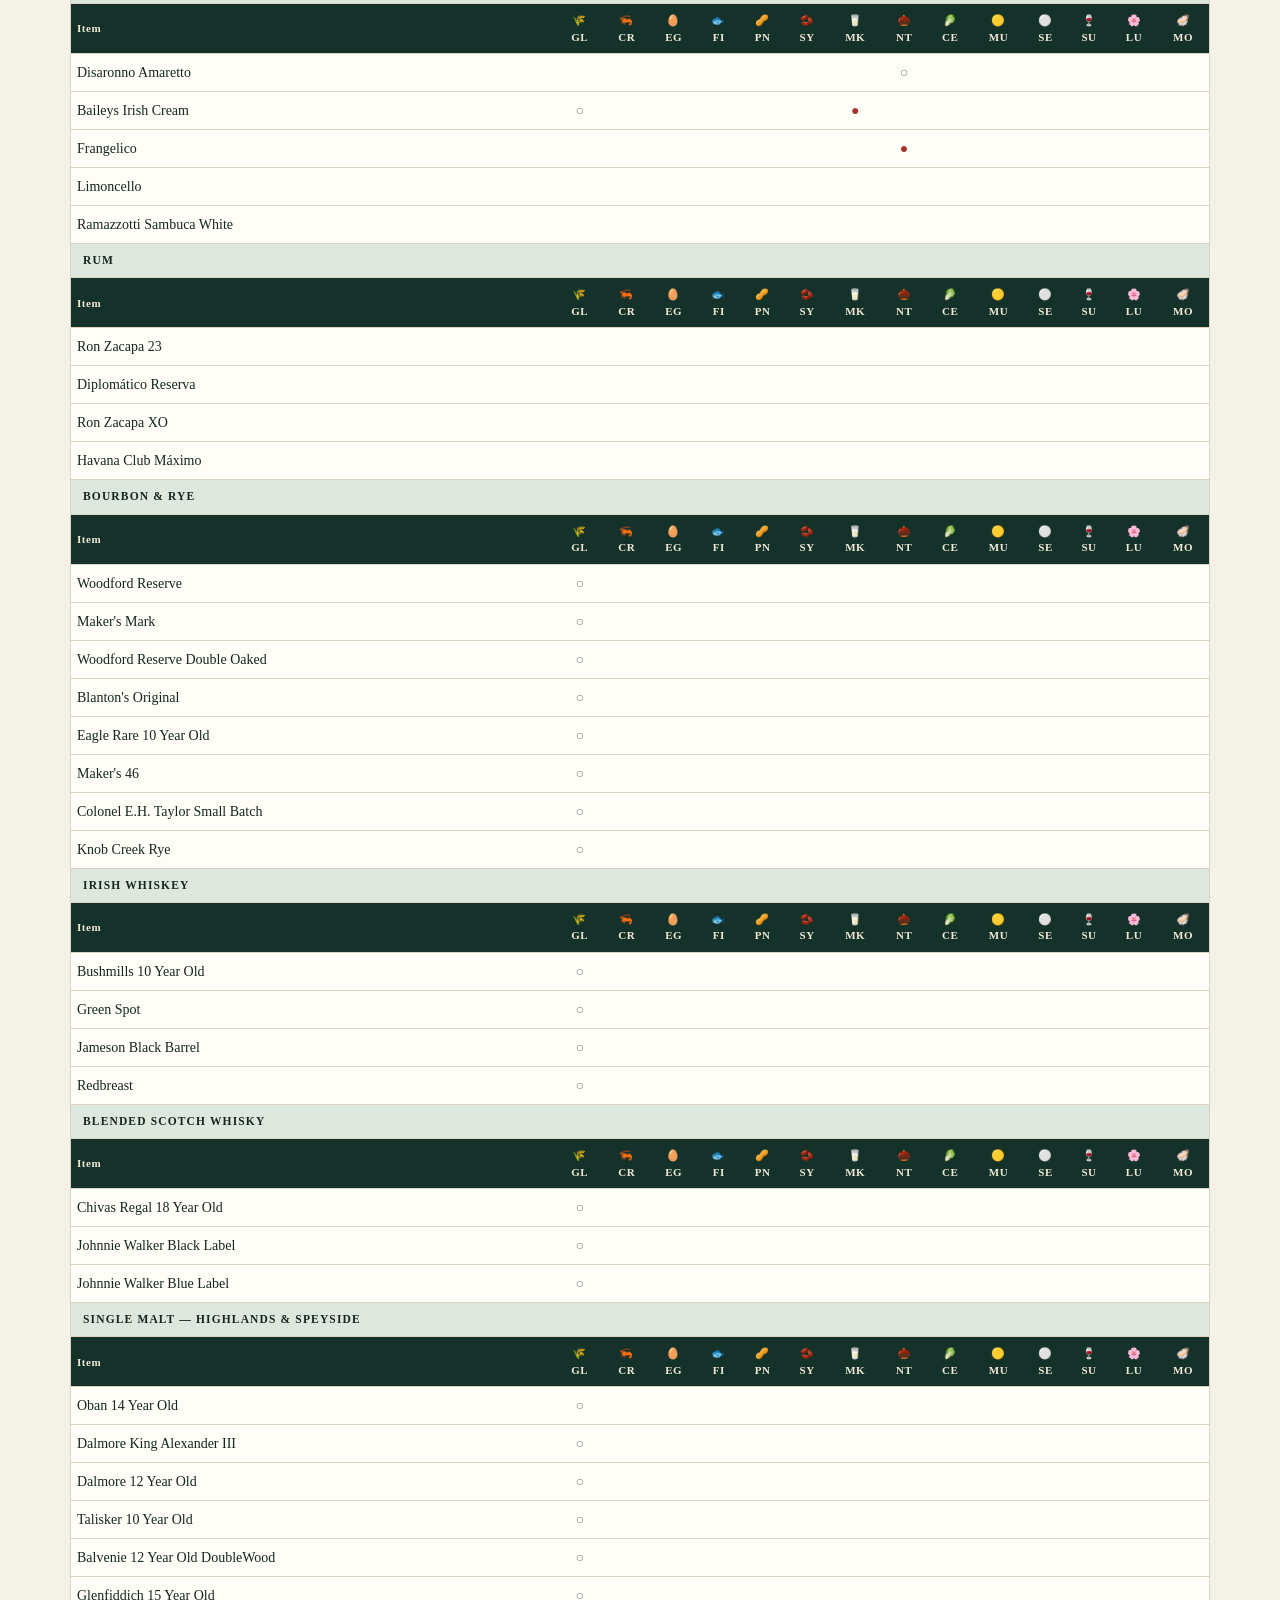
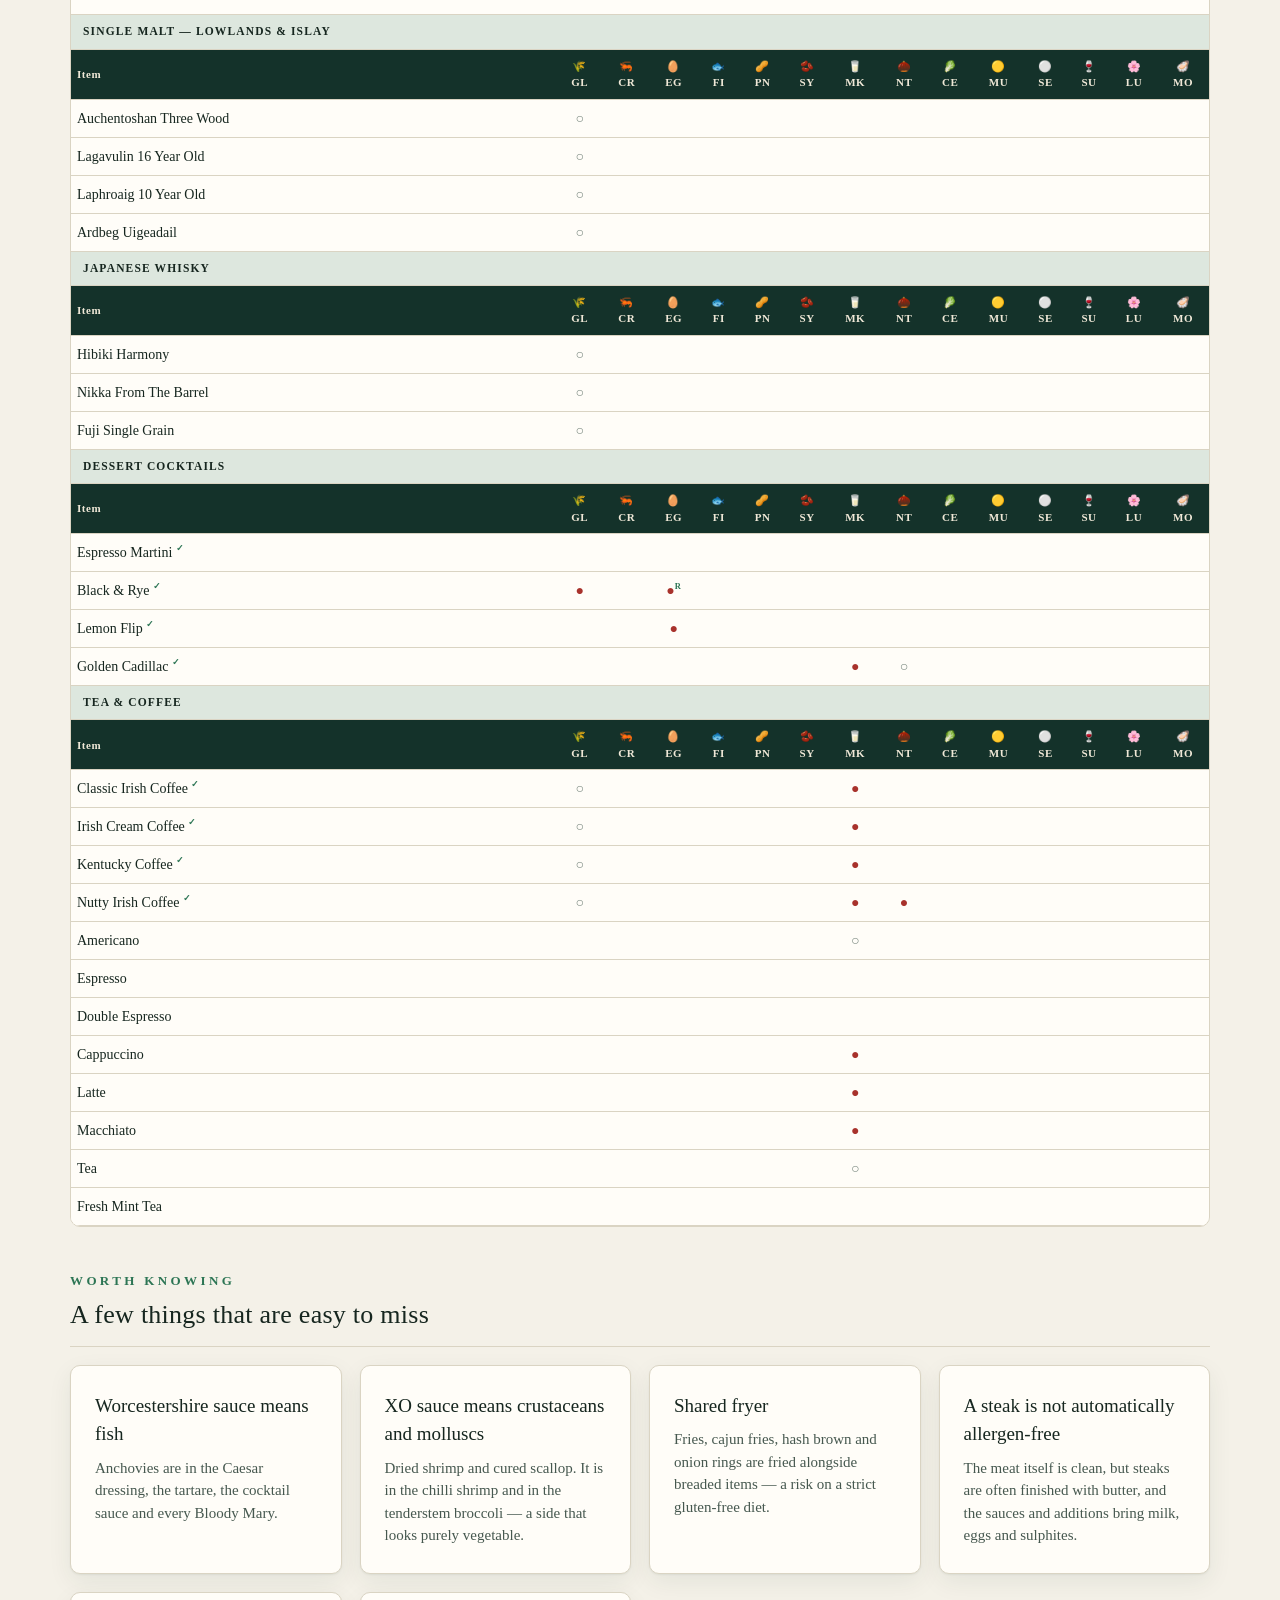
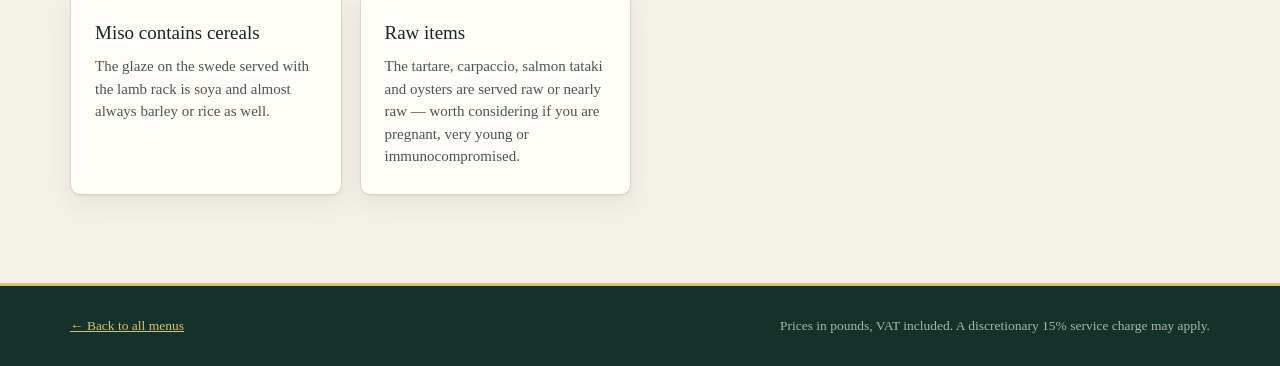
<file: allergens.html>
<!DOCTYPE html>
<html lang="uk">
<head>
<meta charset="utf-8">
<meta name="viewport" content="width=device-width, initial-scale=1">
<link rel="manifest" href="manifest.json">
<meta name="theme-color" content="#14322a">
<meta name="apple-mobile-web-app-capable" content="yes">
<meta name="apple-mobile-web-app-status-bar-style" content="black-translucent">
<meta name="apple-mobile-web-app-title" content="S&amp;W Menu">
<link rel="apple-touch-icon" href="assets/icons/icon-192.png">
<link rel="icon" href="assets/icons/icon-192.png">
<script src="assets/pwa.js"></script>
<title>Allergens — Smith &amp; Wollensky</title>
<link rel="stylesheet" href="assets/styles.css">
</head>
<body>

<header class="topbar">
  <div class="wrap">
    <a class="brand" href="index.html">
      <b>Smith &amp; Wollensky</b>
      <span data-i18n="brand.sub"></span>
    </a>
    <nav class="nav">
      <a href="index.html" data-i18n="nav.home"></a>
      <a href="brunch.html" data-i18n="nav.brunch"></a>
      <a href="lunch.html" data-i18n="nav.lunch"></a>
      <a href="dinner.html" data-i18n="nav.dinner"></a>
      <a href="canapes.html" data-i18n="nav.canapes"></a>
      <a href="desserts.html" data-i18n="nav.desserts"></a>
      <a href="drinks.html" data-i18n="nav.drinks"></a>
      <a href="allergens.html" aria-current="page" data-i18n="nav.allergens"></a>
    </nav>
  </div>
</header>

<div id="toolbar"></div>

<main class="wrap">
  <section class="hero">
    <h1 data-i18n="page.allergens.title"></h1>
    <div class="rule"></div>
    <p data-i18n="page.allergens.lead"></p>
    <p class="legend-key">
      <span class="mark-yes">●</span> <span data-i18n="legend.contains"></span>
      &nbsp;·&nbsp;
      <span class="mark-maybe">○</span> <span data-i18n="legend.may"></span>
      &nbsp;·&nbsp;
      <span class="mark-rem">●<sup>R</sup></span> <span data-i18n="legend.removable"></span>
    </p>
  </section>

  <div class="notice" data-i18n="notice.allergens"></div>

  <section class="section">
    <h2 data-i18n="legend.title"></h2>
    <p class="section-en" data-i18n="legend.sub"></p>
    <div id="legend"></div>
  </section>

  <section class="section">
    <h2 data-i18n="matrix.title"></h2>
    <p class="section-en" data-i18n="matrix.sub"></p>
    <p class="section-note" data-i18n="matrix.note"></p>
    <div id="matrix"></div>
  </section>

  <section class="section">
    <h2 data-i18n="tips.title"></h2>
    <p class="section-en" data-i18n="tips.sub"></p>
    <div class="cards">
      <div class="card"><h2 class="small" data-i18n="tip.1.t"></h2><p data-i18n="tip.1.d"></p></div>
      <div class="card"><h2 class="small" data-i18n="tip.2.t"></h2><p data-i18n="tip.2.d"></p></div>
      <div class="card"><h2 class="small" data-i18n="tip.3.t"></h2><p data-i18n="tip.3.d"></p></div>
      <div class="card"><h2 class="small" data-i18n="tip.4.t"></h2><p data-i18n="tip.4.d"></p></div>
      <div class="card"><h2 class="small" data-i18n="tip.5.t"></h2><p data-i18n="tip.5.d"></p></div>
      <div class="card"><h2 class="small" data-i18n="tip.6.t"></h2><p data-i18n="tip.6.d"></p></div>
    </div>
  </section>
</main>

<footer>
  <div class="wrap">
    <span><a href="index.html" data-i18n="footer.back"></a></span>
    <span data-i18n="footer.prices"></span>
  </div>
</footer>

<script src="assets/i18n.js"></script>
<script src="assets/lexicon.js"></script>
<script src="assets/allergens.js"></script>
<script src="assets/data-food.js"></script>
<script src="assets/data-drinks.js"></script>
<script src="assets/data-official.js"></script>
<script src="assets/data-desserts.js"></script>
<script src="assets/data-spirits.js"></script>
<script src="assets/overrides.js"></script>
<script src="assets/schedule.js"></script>
<script src="assets/ui.js"></script>
<script src="assets/app.js"></script>
<script>initPage({ kind: 'allergens' });</script>
</body>
</html>
</file>
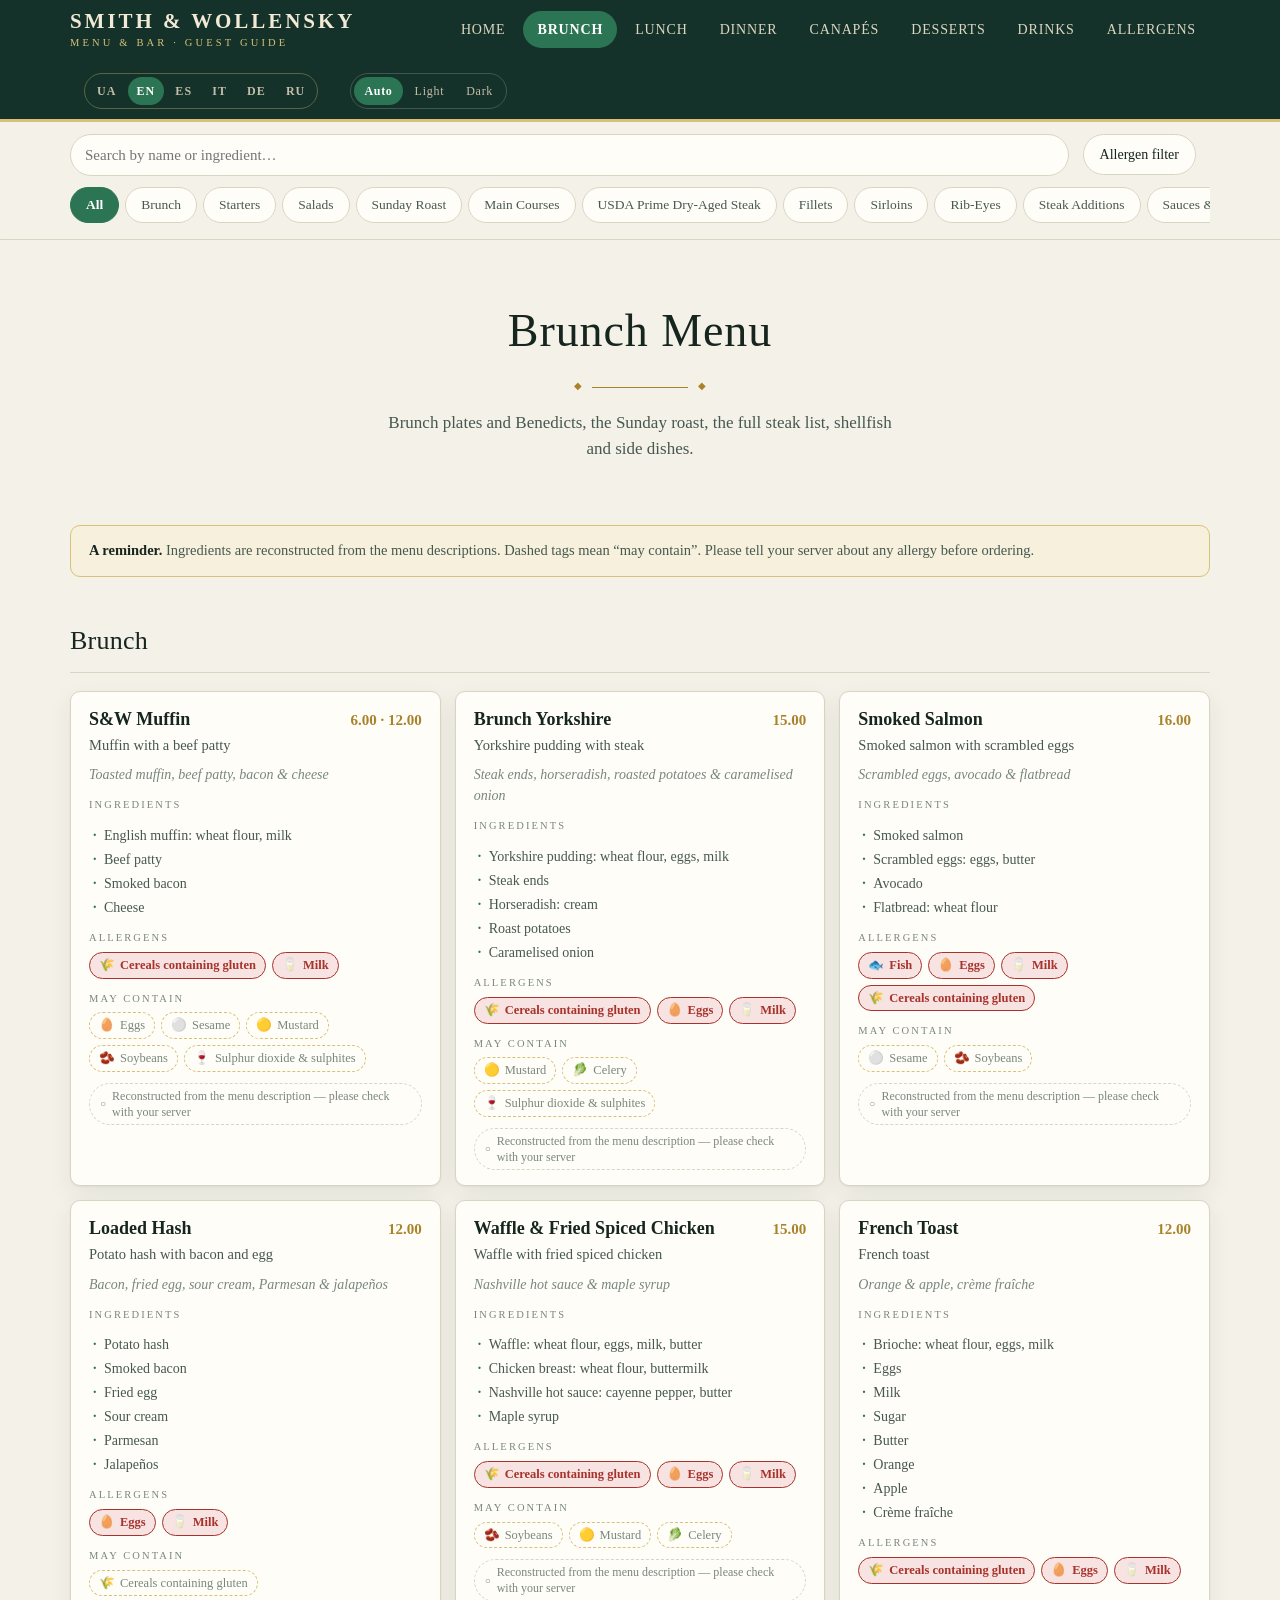
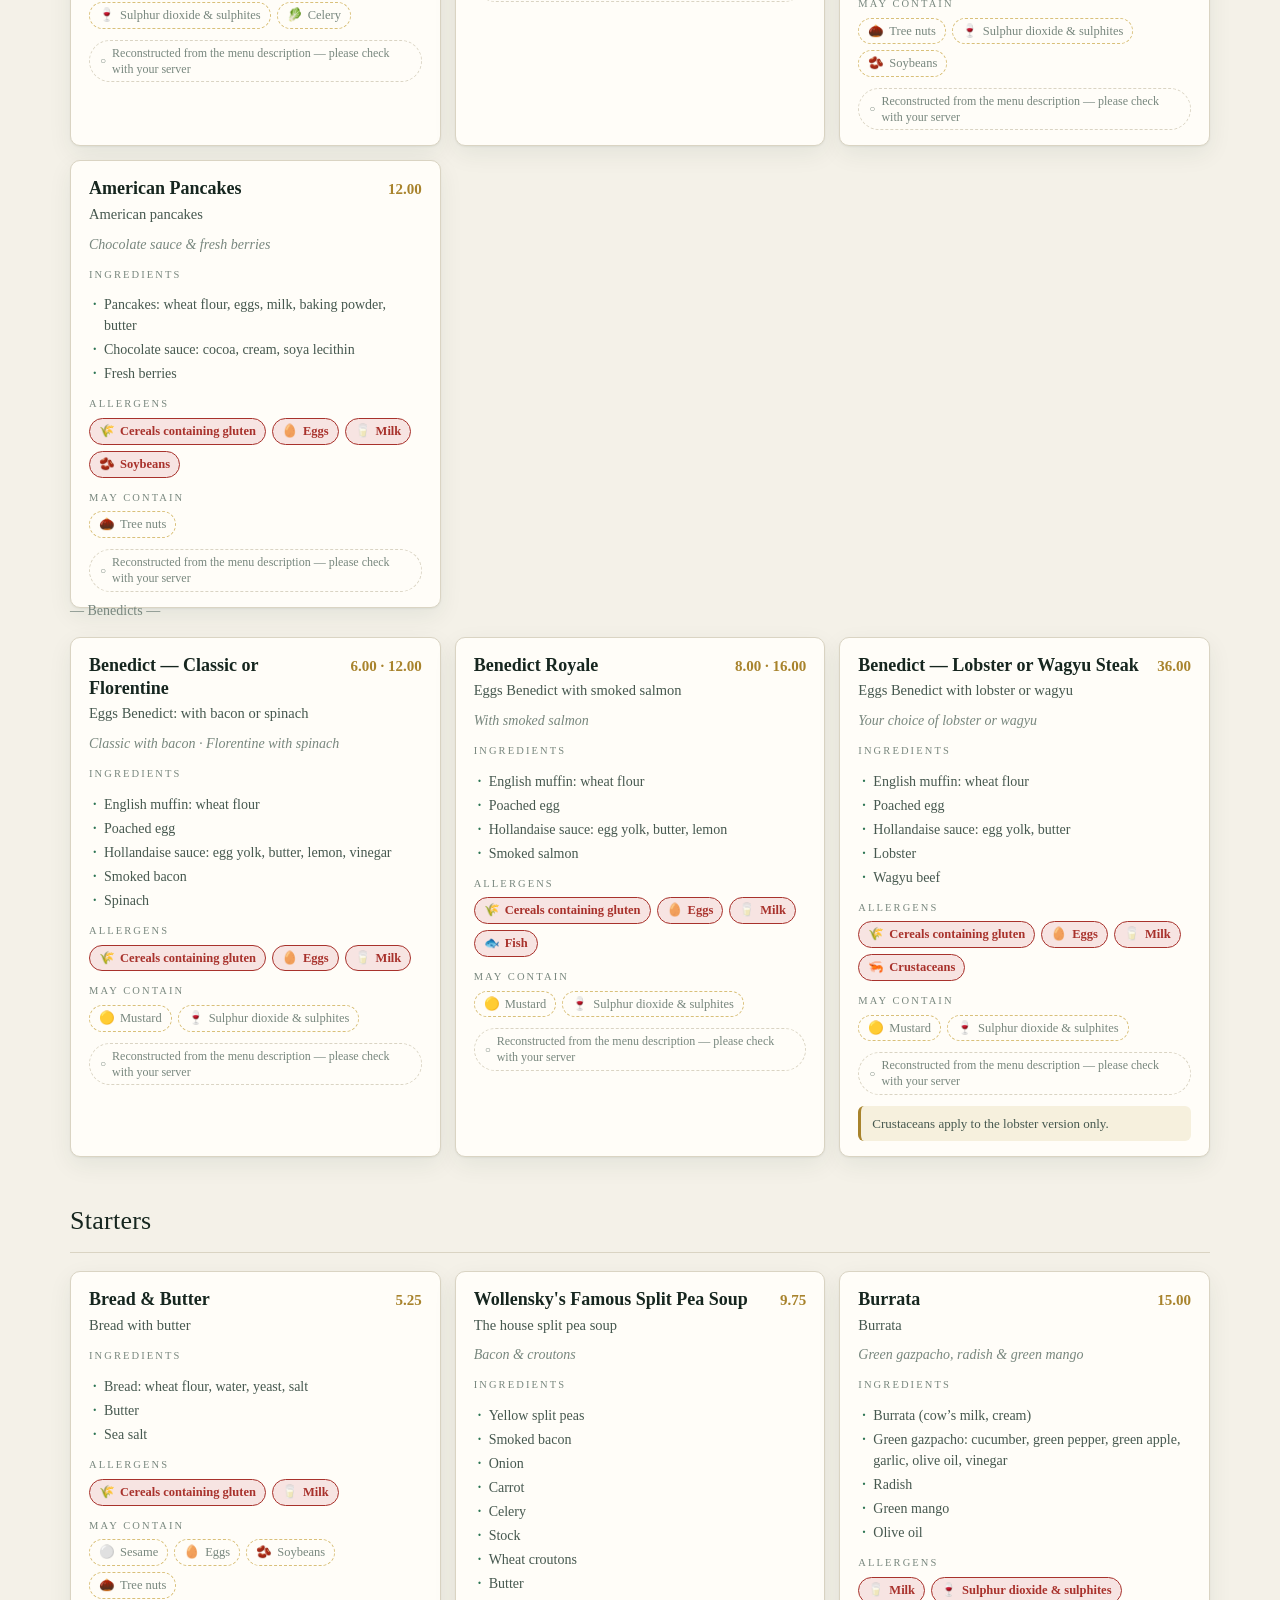
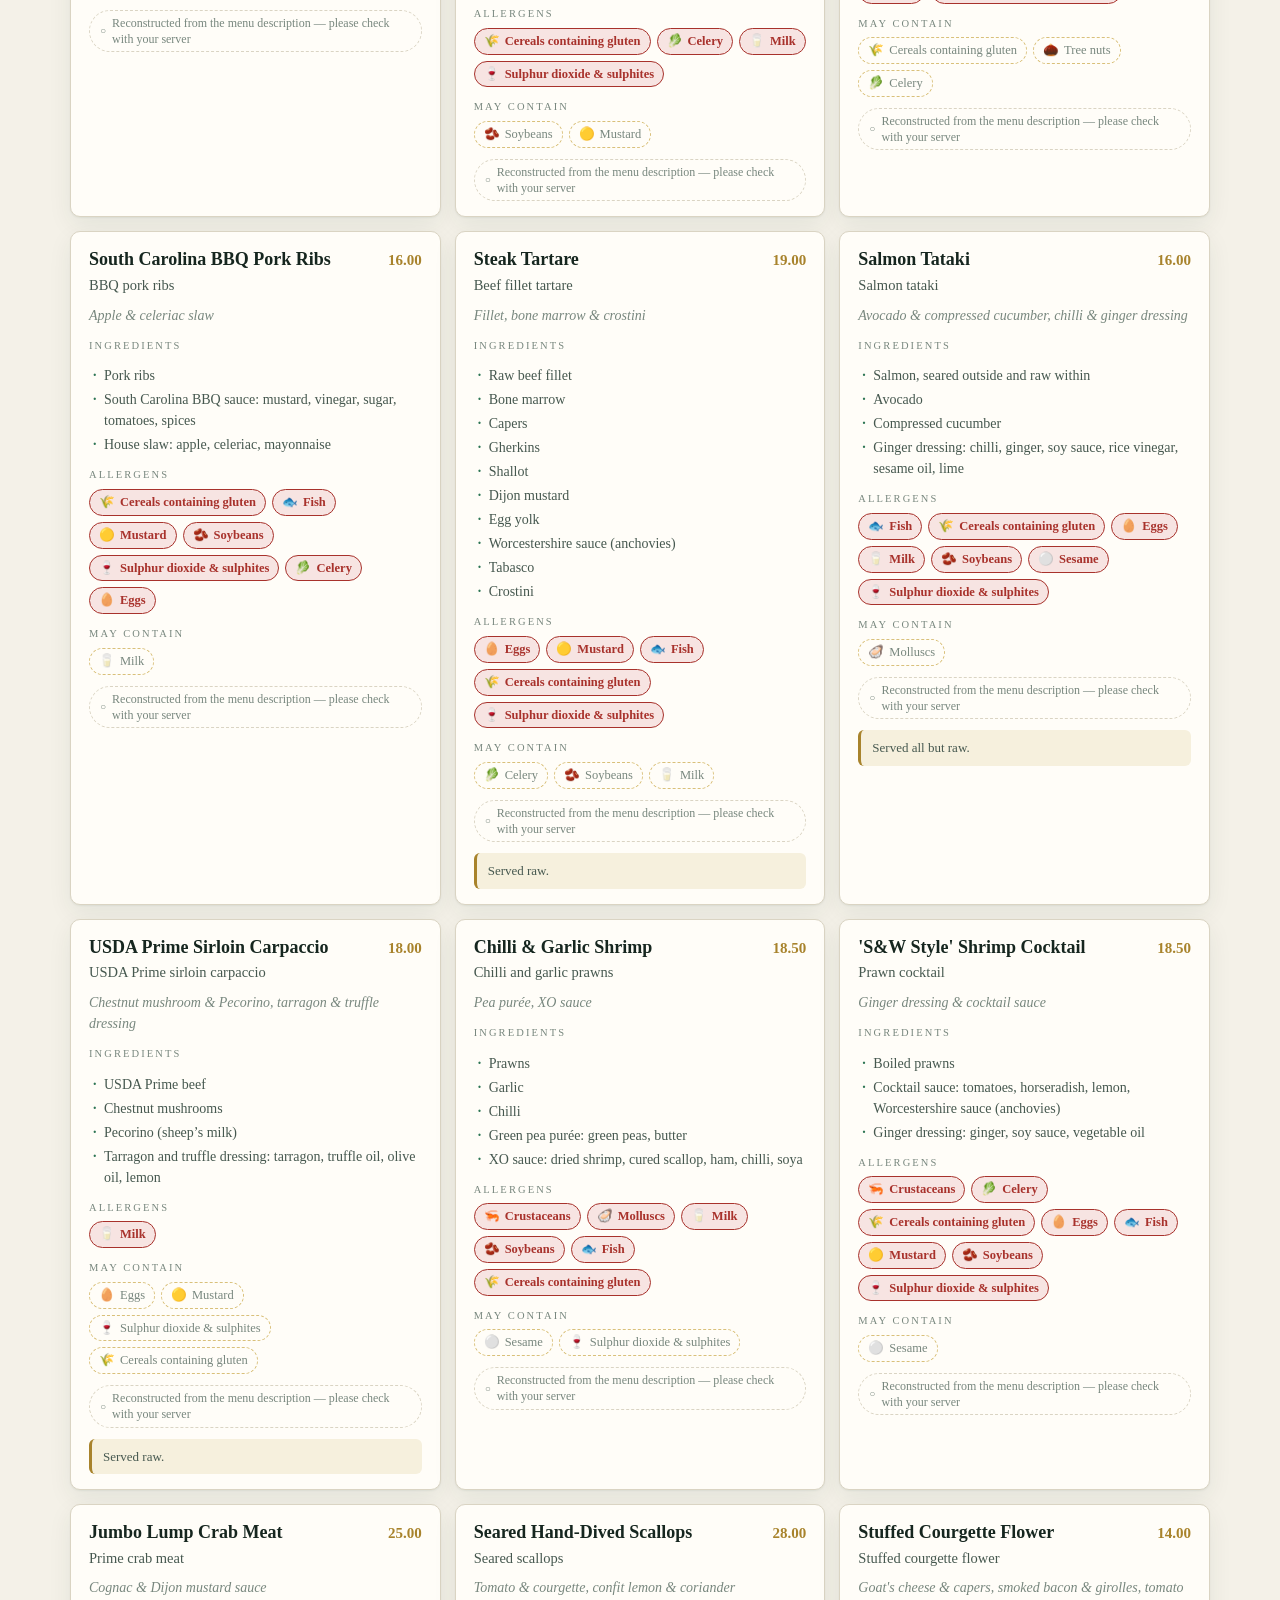
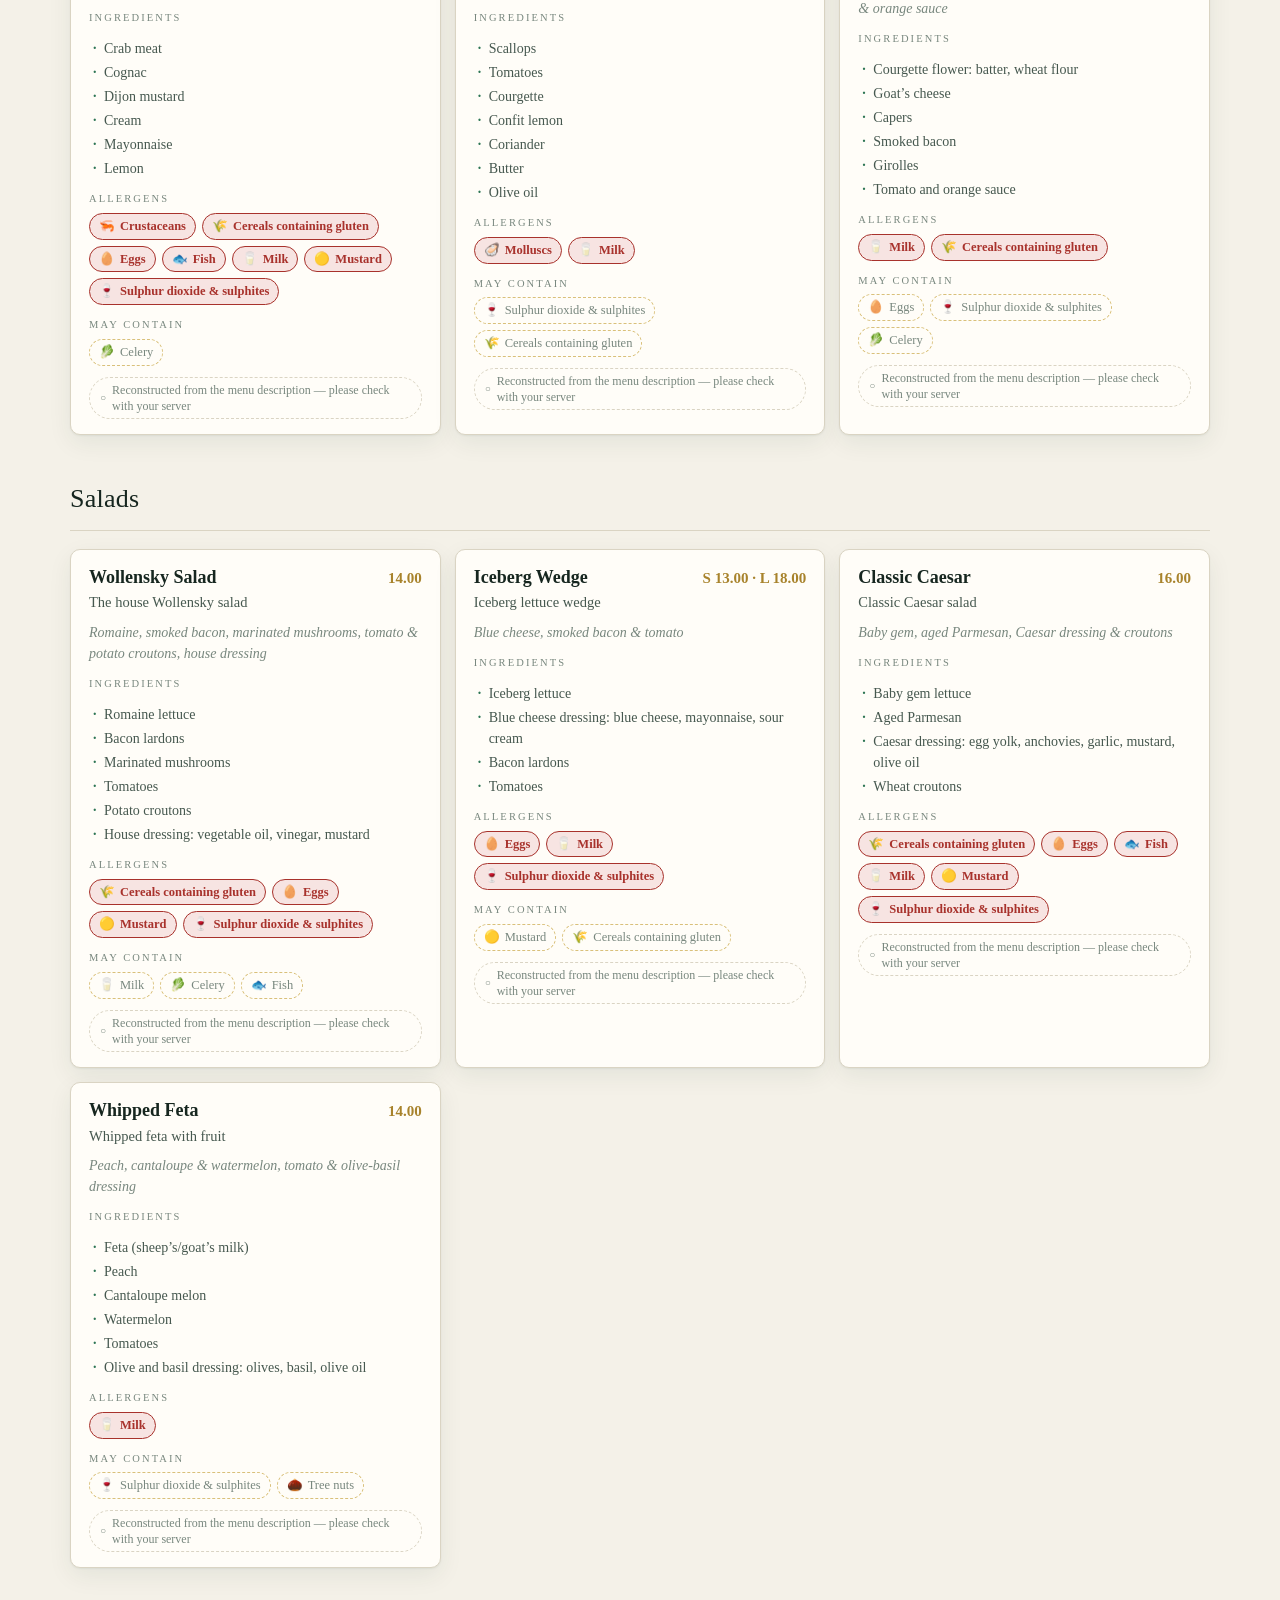
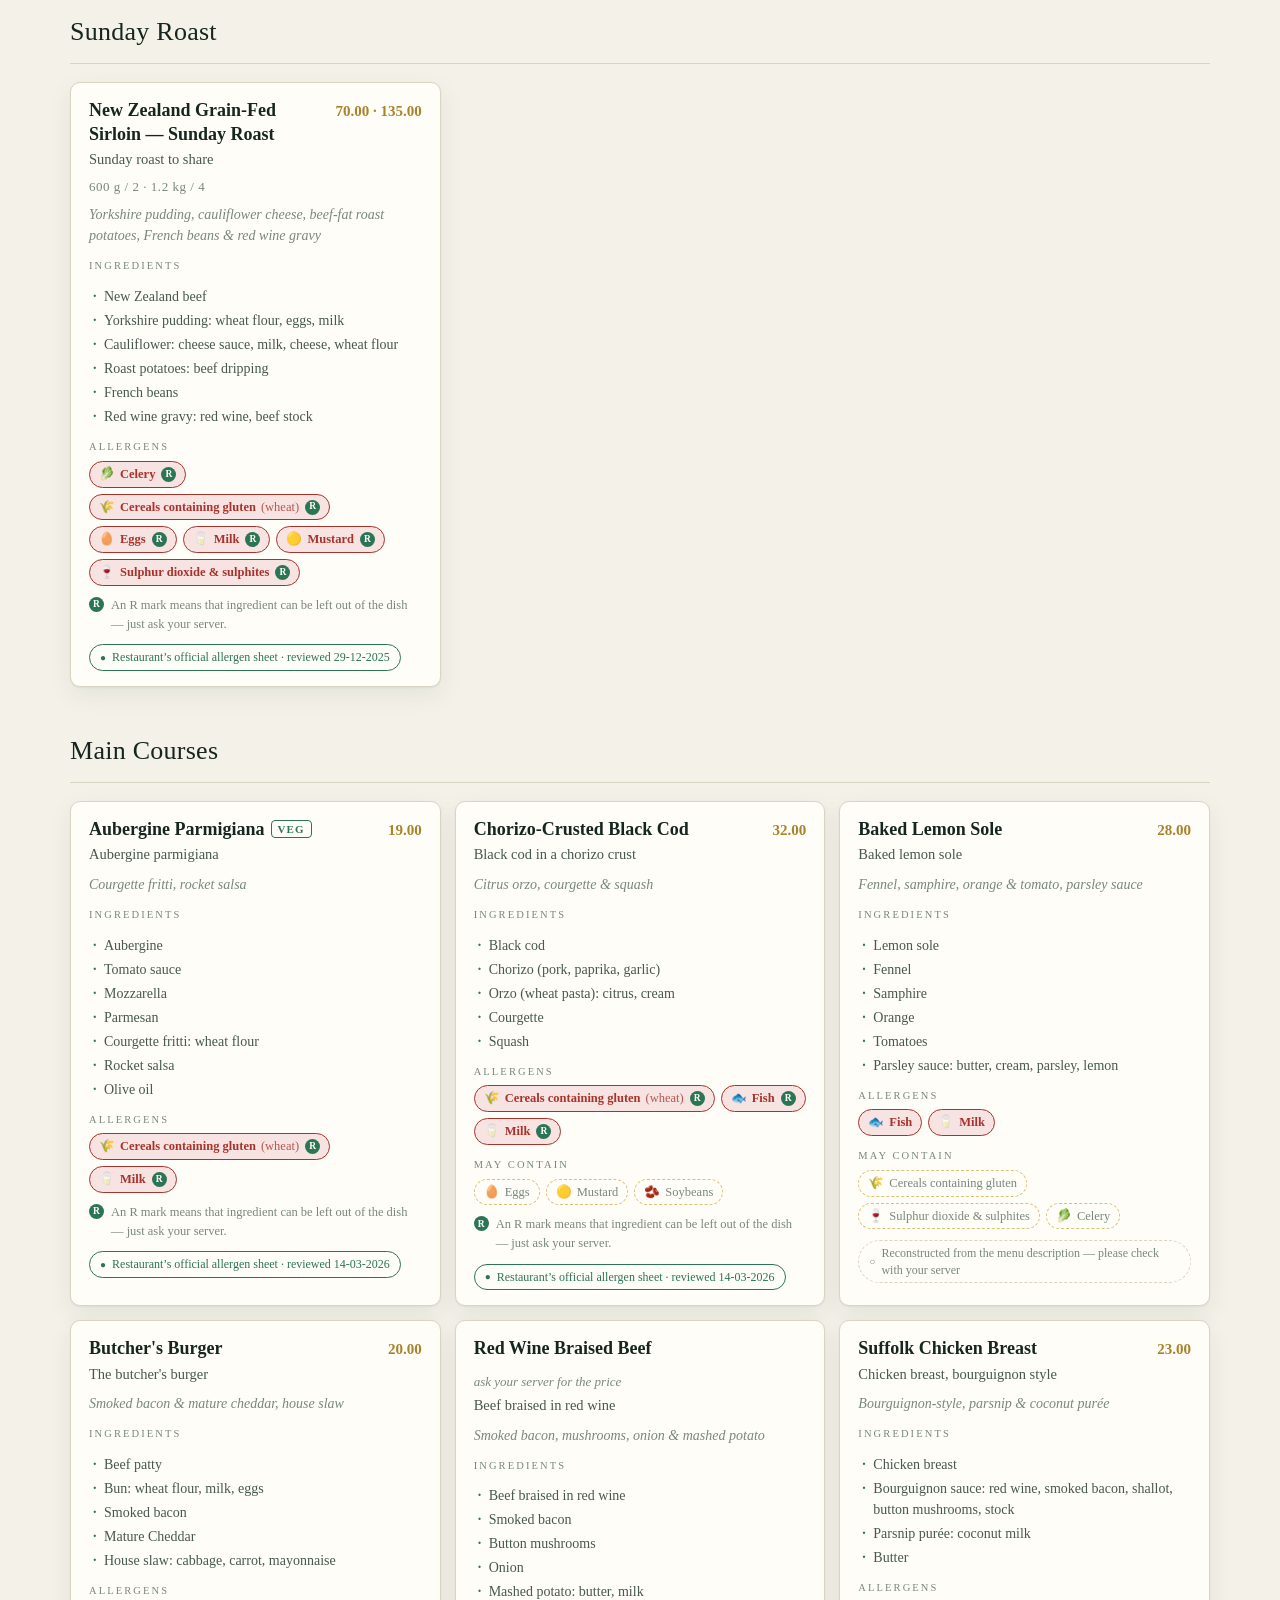
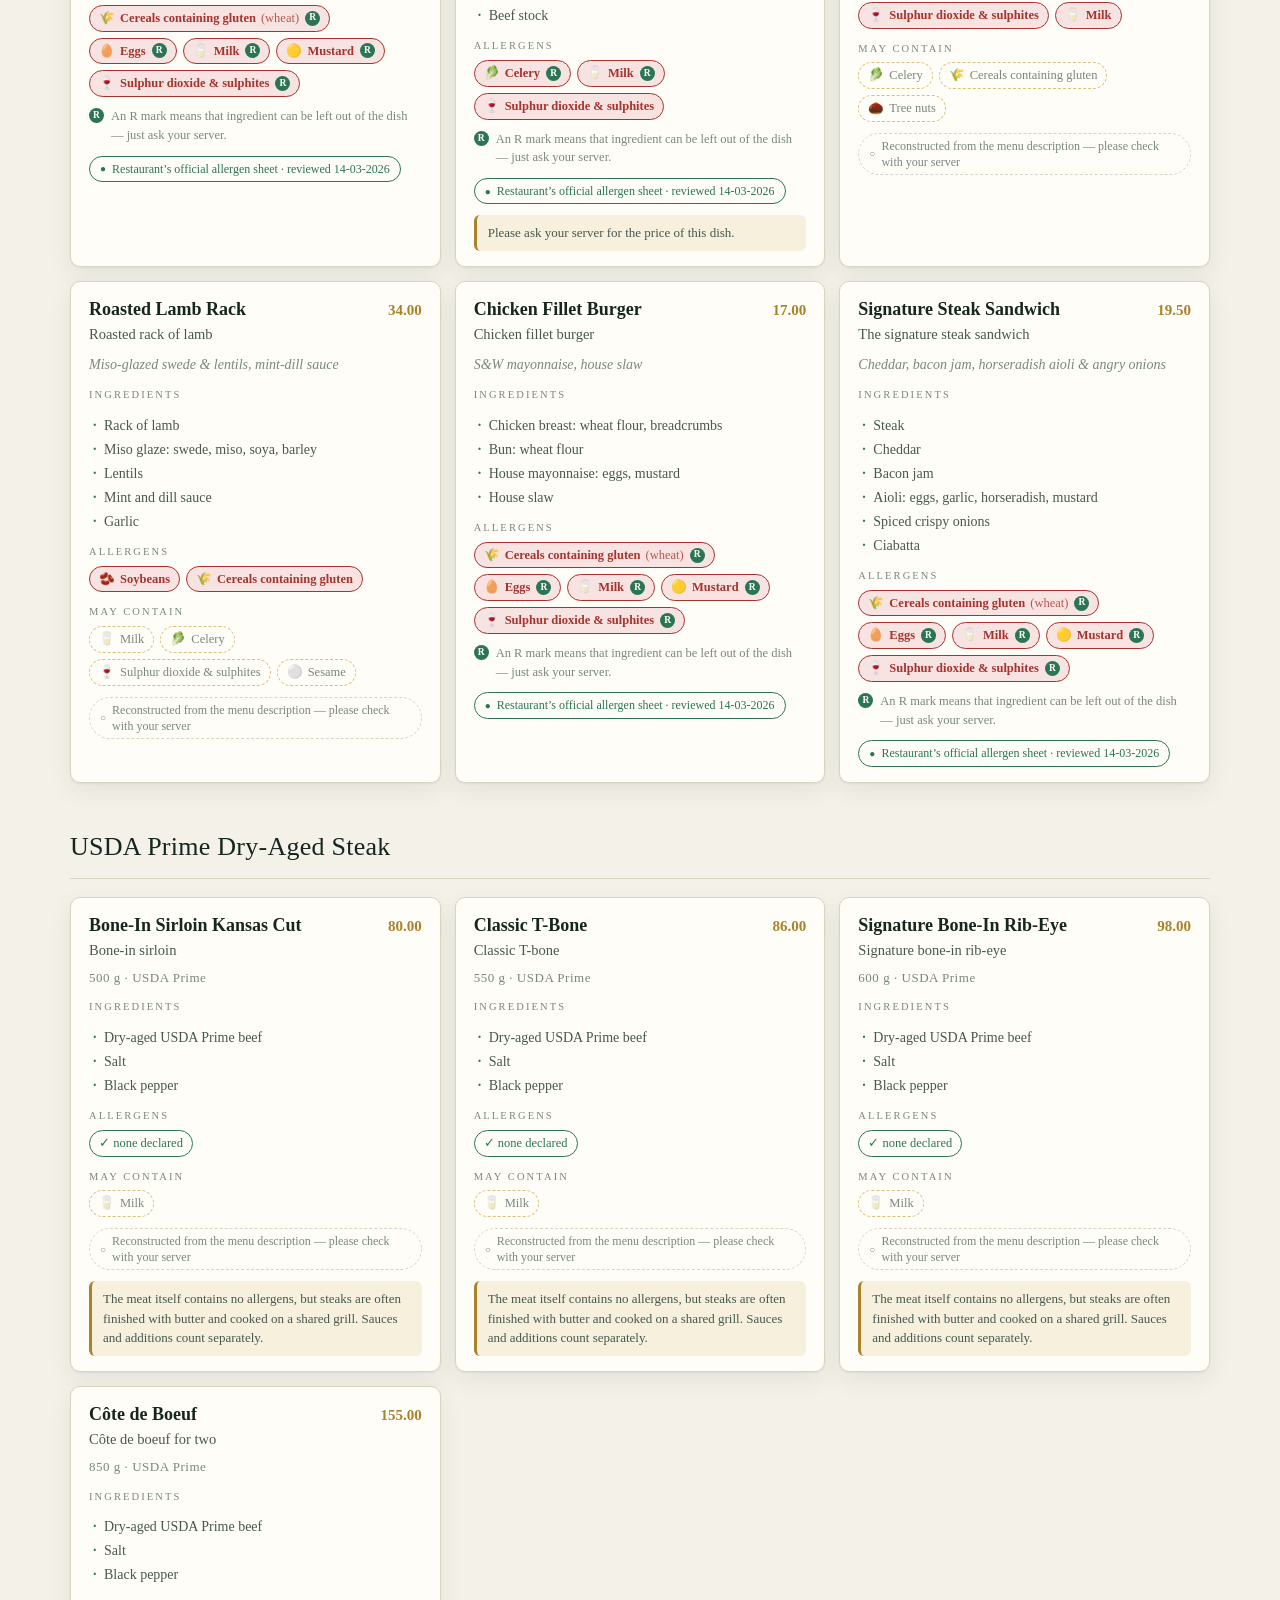
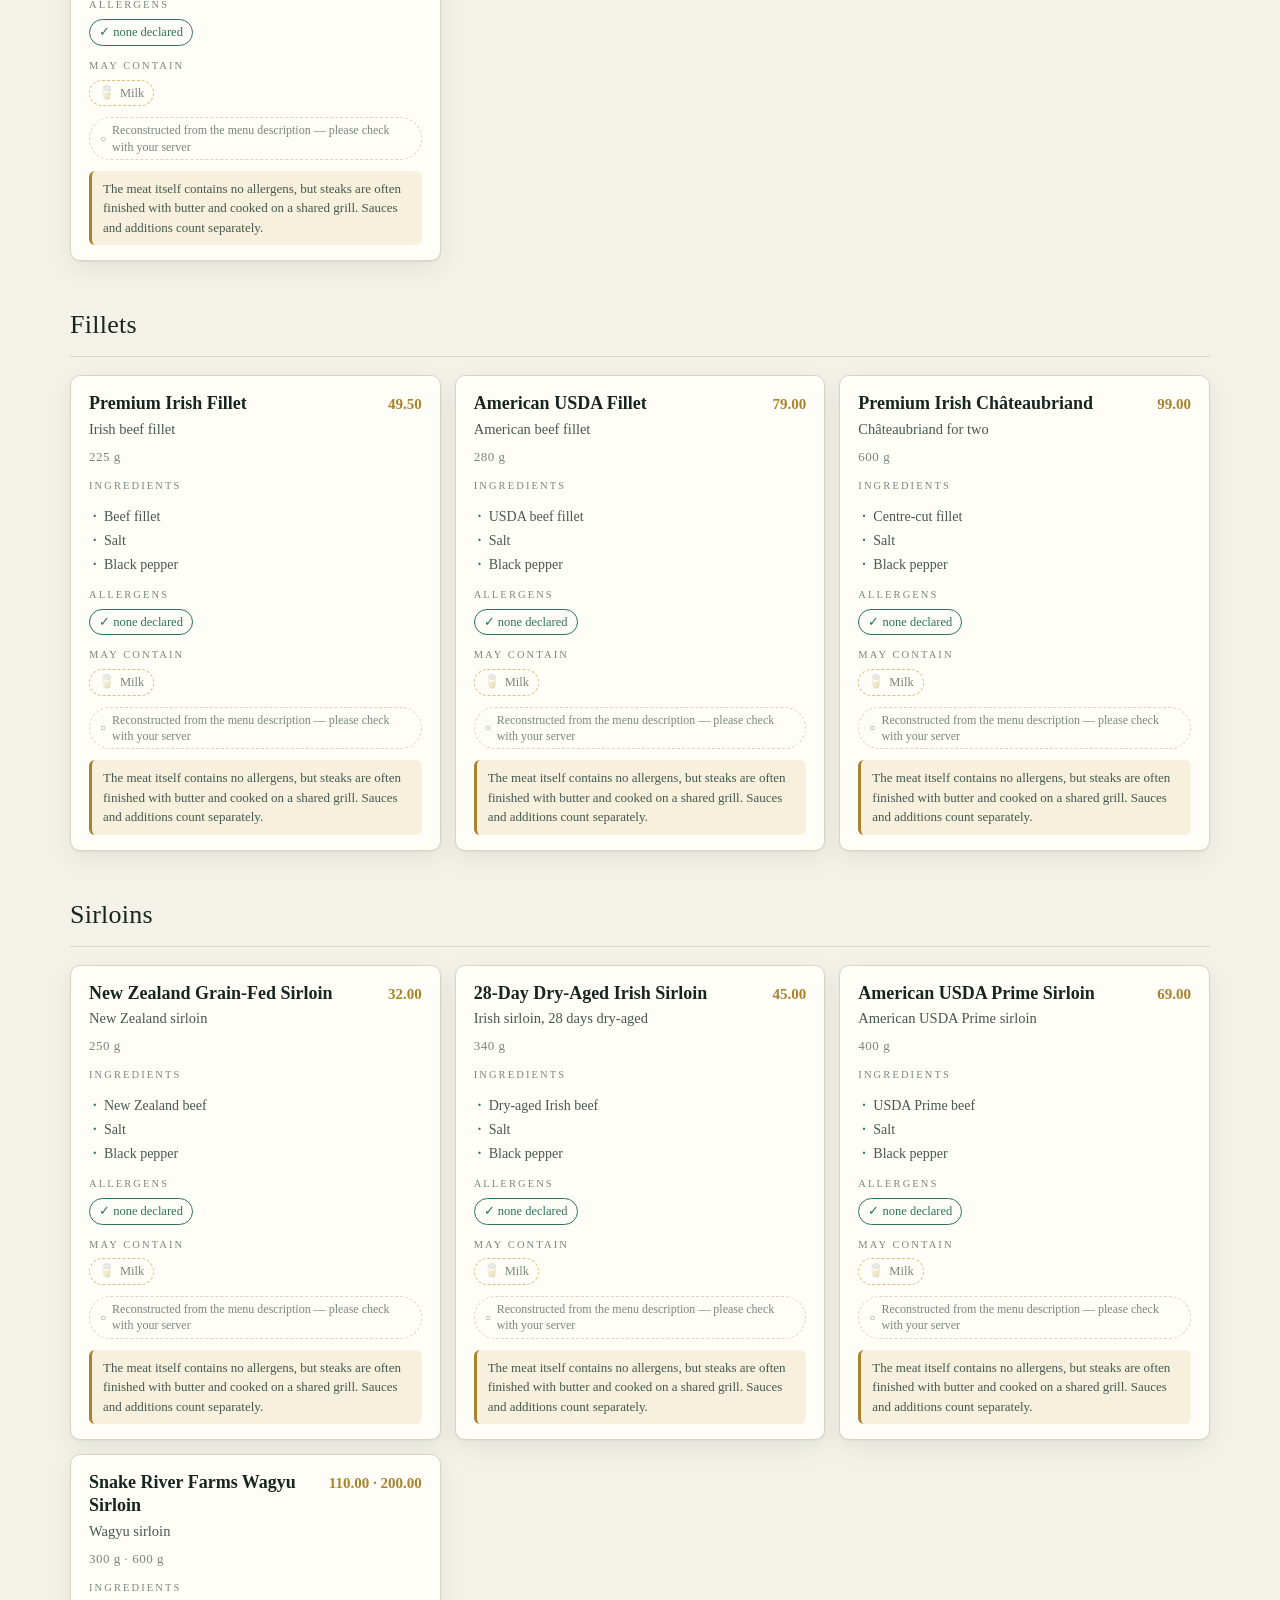
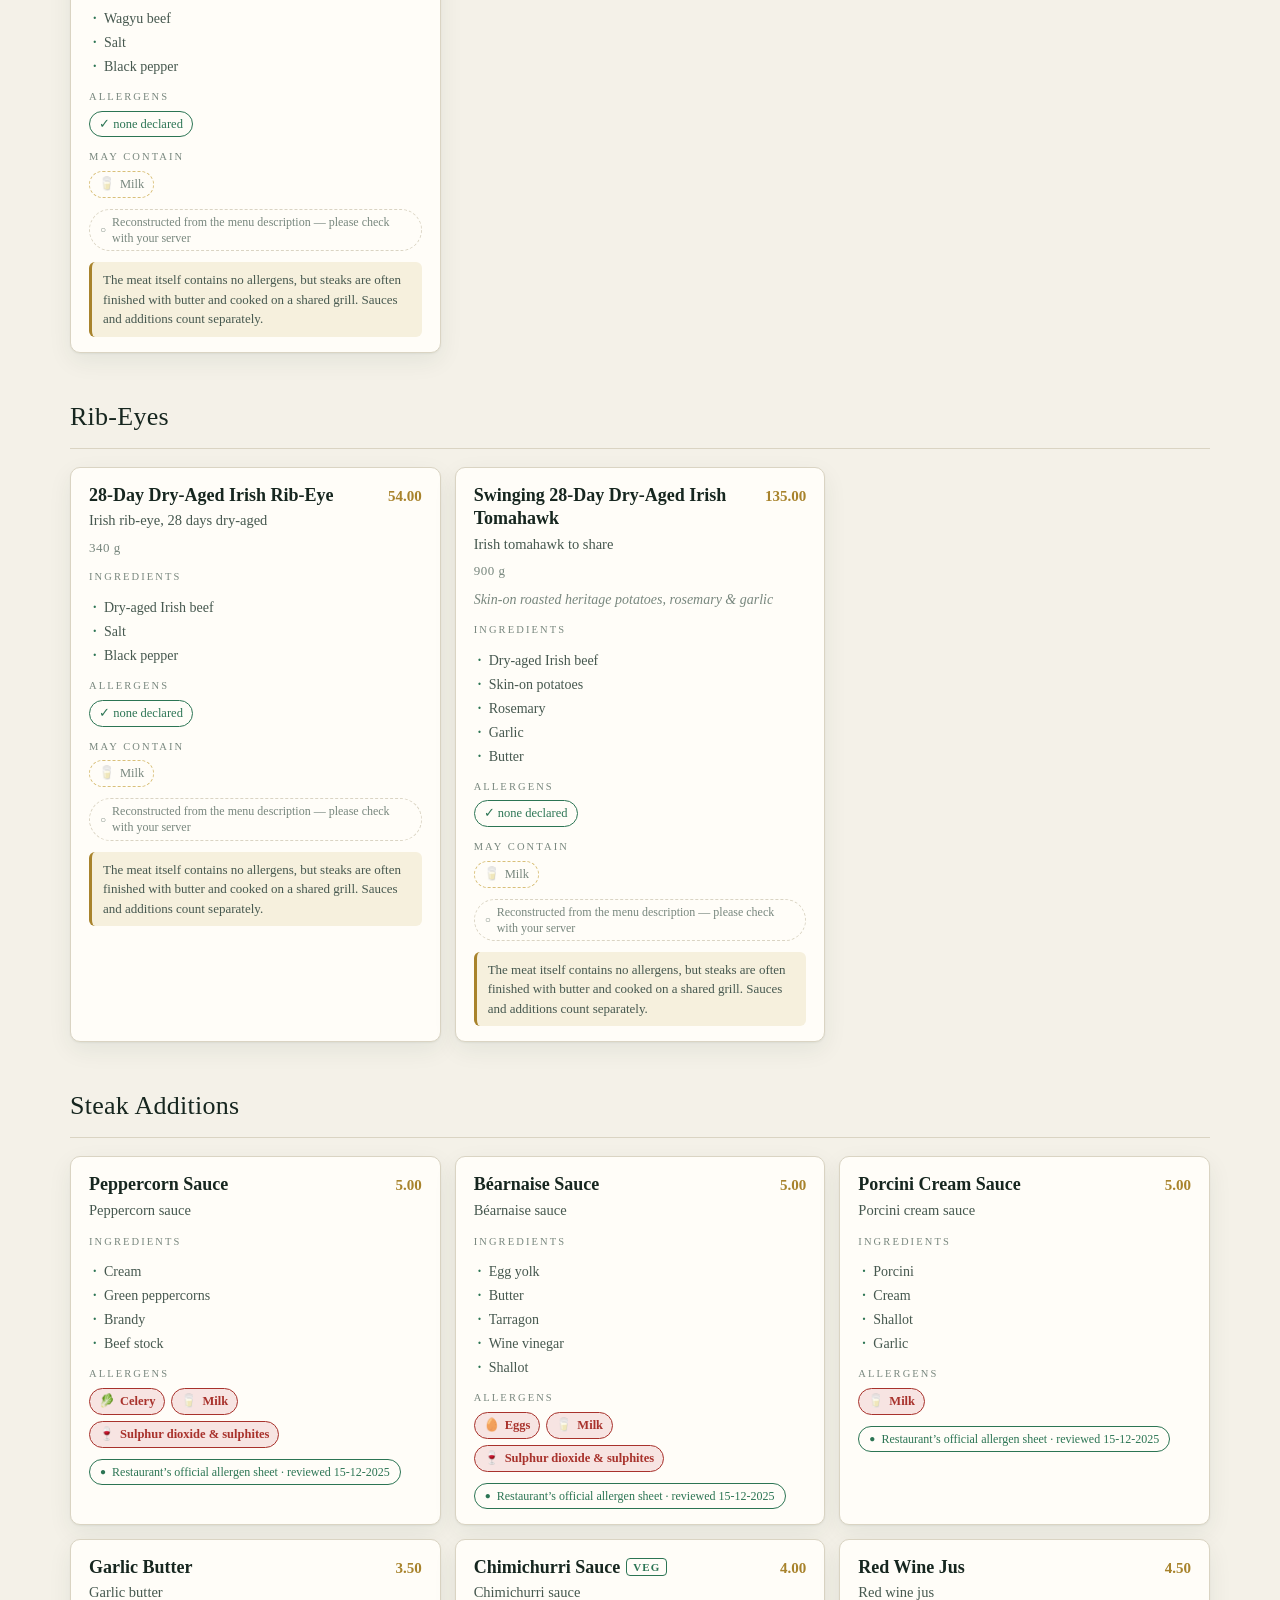
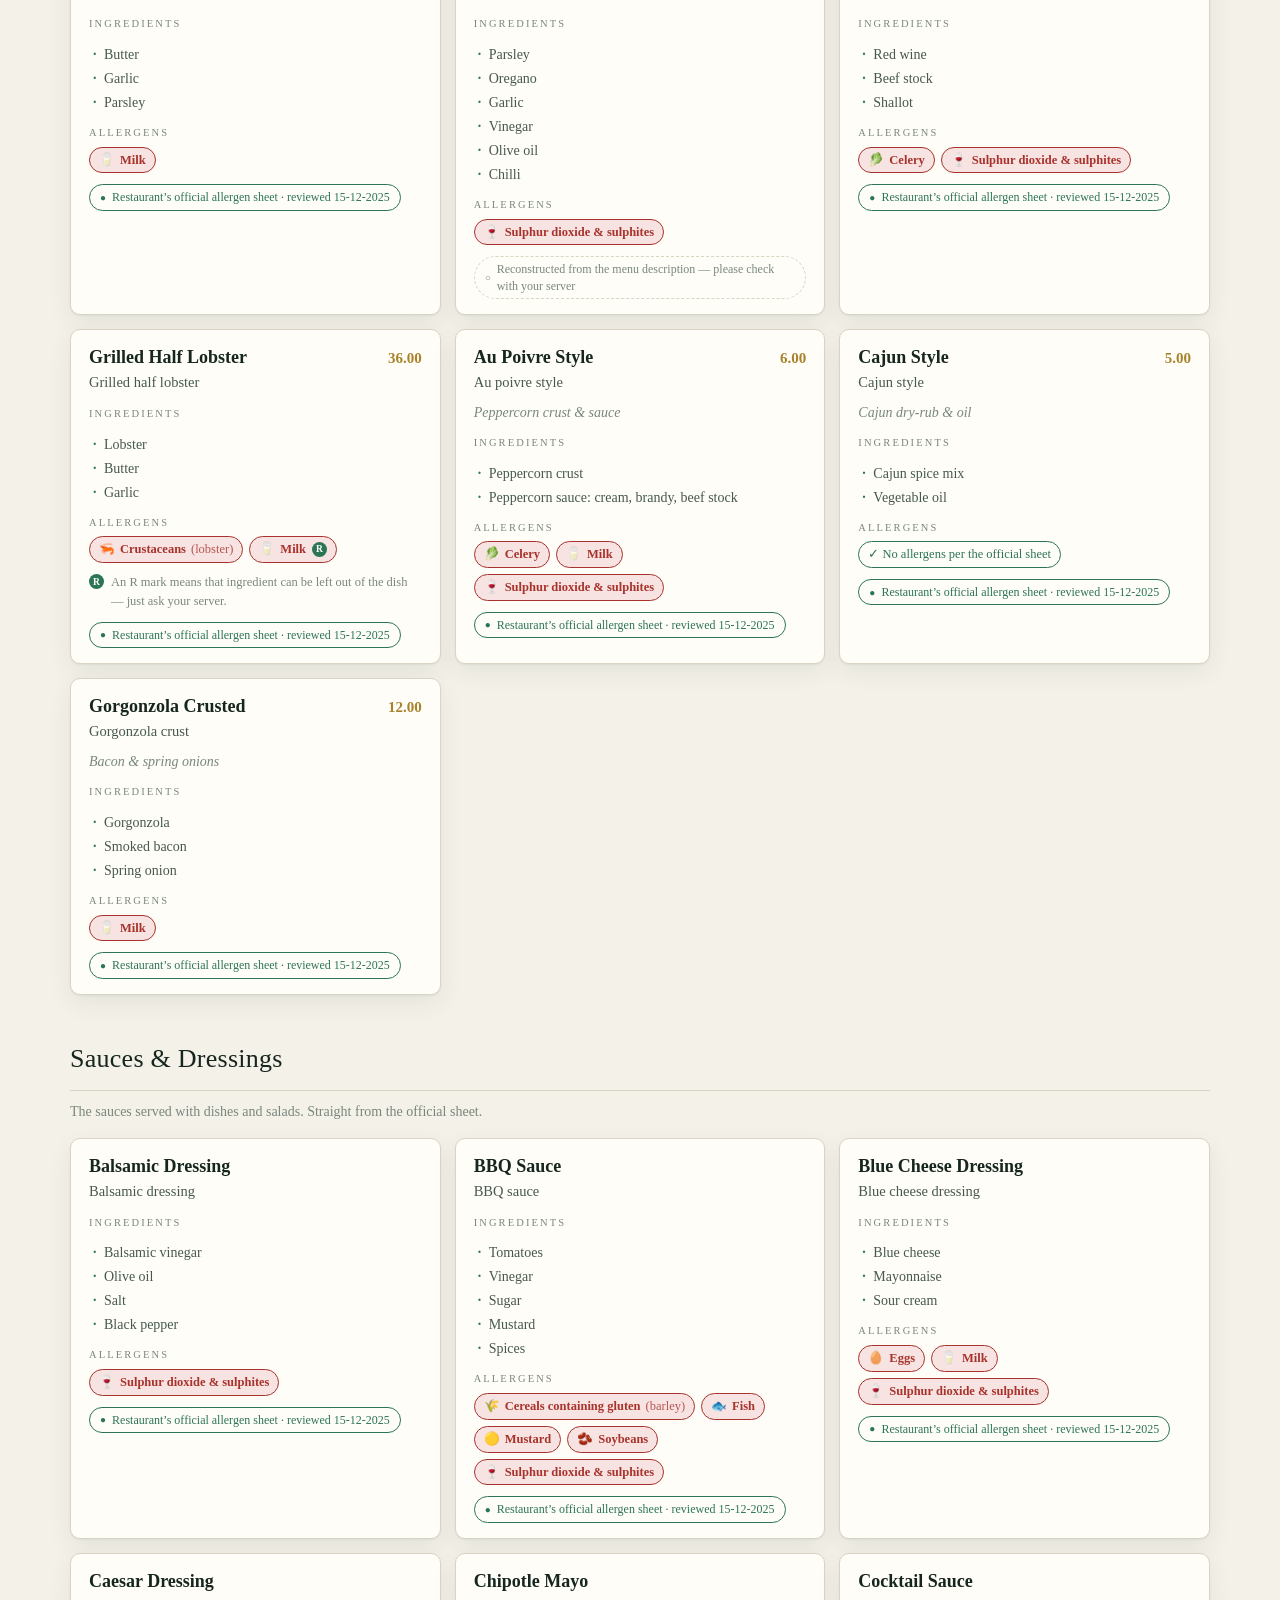
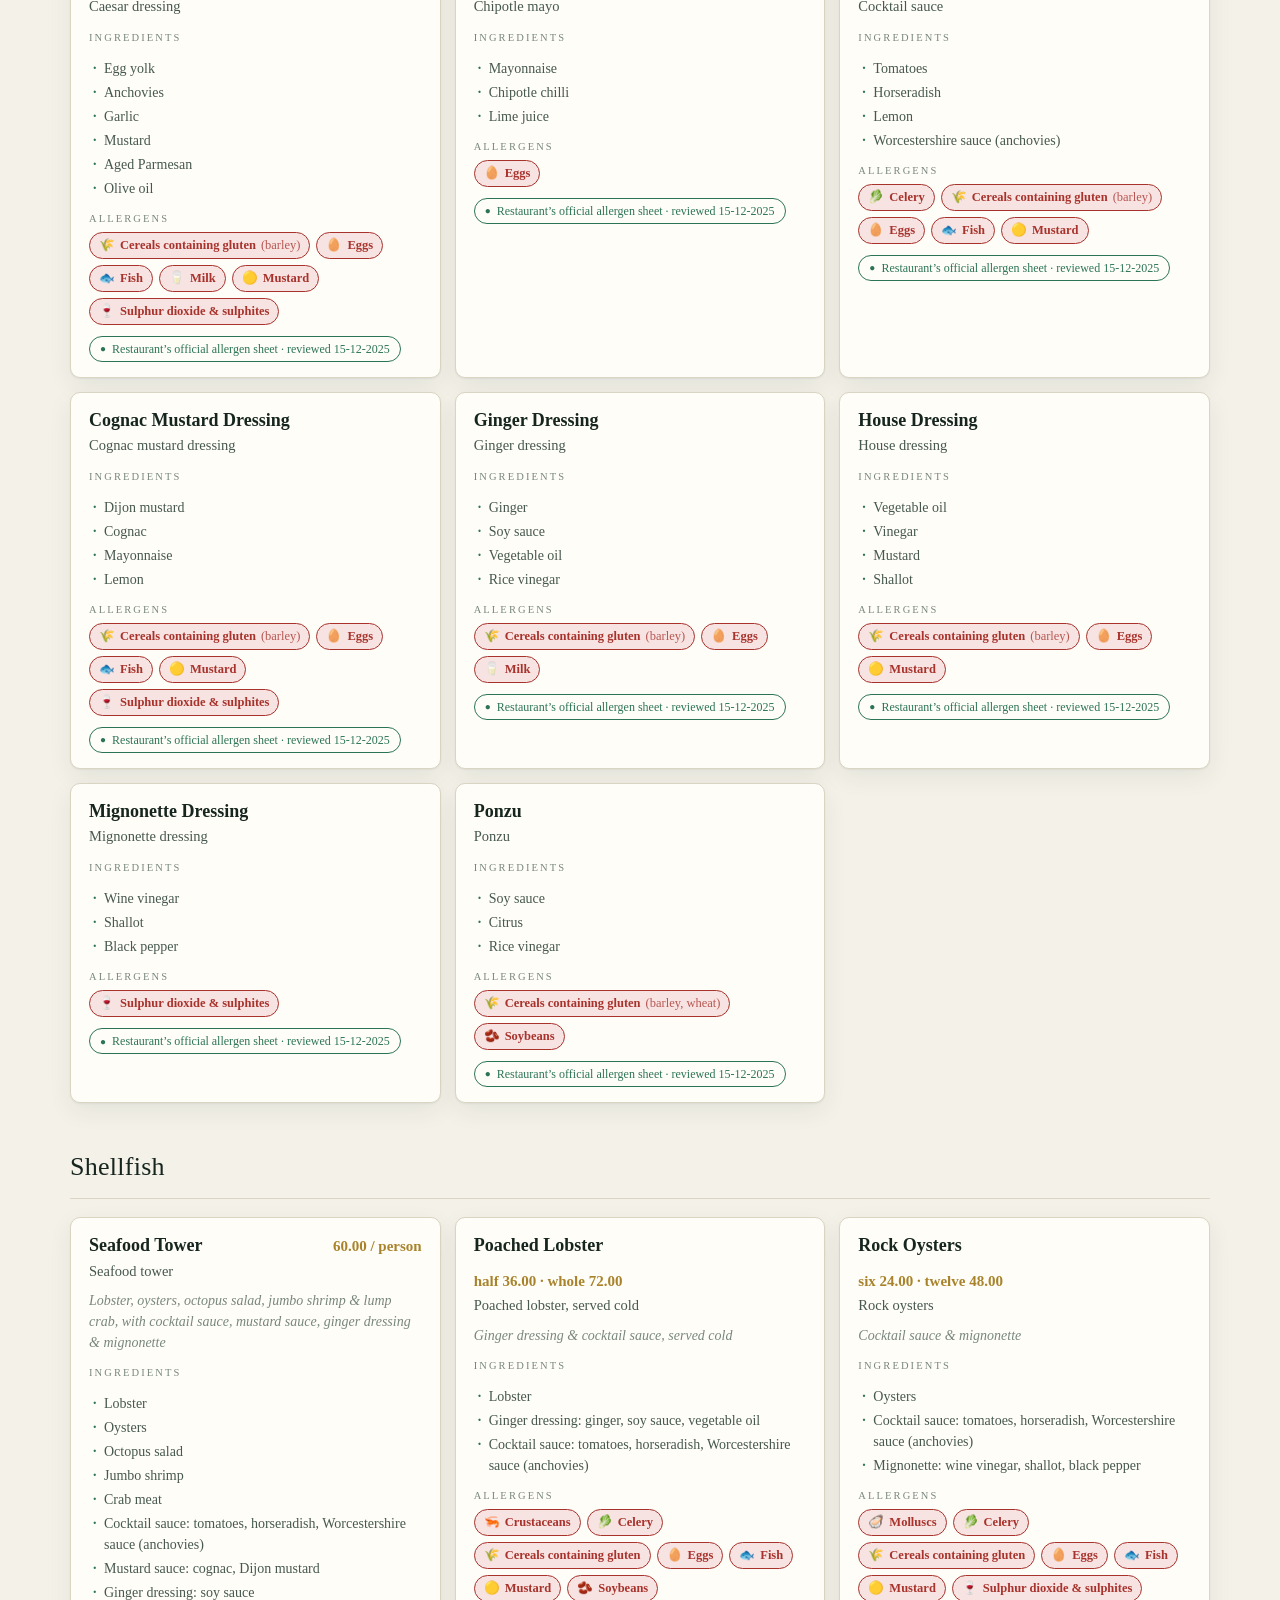
<file: brunch.html>
<!DOCTYPE html>
<html lang="uk">
<head>
<meta charset="utf-8">
<meta name="viewport" content="width=device-width, initial-scale=1">
<link rel="manifest" href="manifest.json">
<meta name="theme-color" content="#14322a">
<meta name="apple-mobile-web-app-capable" content="yes">
<meta name="apple-mobile-web-app-status-bar-style" content="black-translucent">
<meta name="apple-mobile-web-app-title" content="S&amp;W Menu">
<link rel="apple-touch-icon" href="assets/icons/icon-192.png">
<link rel="icon" href="assets/icons/icon-192.png">
<script src="assets/pwa.js"></script>
<title>Brunch — Smith &amp; Wollensky</title>
<link rel="stylesheet" href="assets/styles.css">
</head>
<body>

<header class="topbar">
  <div class="wrap">
    <a class="brand" href="index.html">
      <b>Smith &amp; Wollensky</b>
      <span data-i18n="brand.sub"></span>
    </a>
    <nav class="nav">
      <a href="index.html" data-i18n="nav.home"></a>
      <a href="brunch.html" aria-current="page" data-i18n="nav.brunch"></a>
      <a href="lunch.html" data-i18n="nav.lunch"></a>
      <a href="dinner.html" data-i18n="nav.dinner"></a>
      <a href="canapes.html" data-i18n="nav.canapes"></a>
      <a href="desserts.html" data-i18n="nav.desserts"></a>
      <a href="drinks.html" data-i18n="nav.drinks"></a>
      <a href="allergens.html" data-i18n="nav.allergens"></a>
    </nav>
  </div>
</header>

<div id="toolbar"></div>

<main class="wrap">
  <section class="hero">
    <h1>Brunch Menu</h1>
    <div class="rule"></div>
    <p data-i18n="page.brunch.lead"></p>
  </section>

  <div class="notice" data-i18n="notice.menu"></div>

  <div id="menu"></div>
  <div id="setmenu"></div>
</main>

<footer>
  <div class="wrap">
    <span><a href="index.html" data-i18n="footer.back"></a></span>
    <span data-i18n="footer.prices"></span>
  </div>
</footer>

<script src="assets/i18n.js"></script>
<script src="assets/lexicon.js"></script>
<script src="assets/allergens.js"></script>
<script src="assets/data-food.js"></script>
<script src="assets/data-drinks.js"></script>
<script src="assets/data-official.js"></script>
<script src="assets/data-desserts.js"></script>
<script src="assets/data-spirits.js"></script>
<script src="assets/overrides.js"></script>
<script src="assets/schedule.js"></script>
<script src="assets/ui.js"></script>
<script src="assets/app.js"></script>
<script>initPage({ kind: 'menu', menu: 'brunch' });</script>
</body>
</html>
</file>
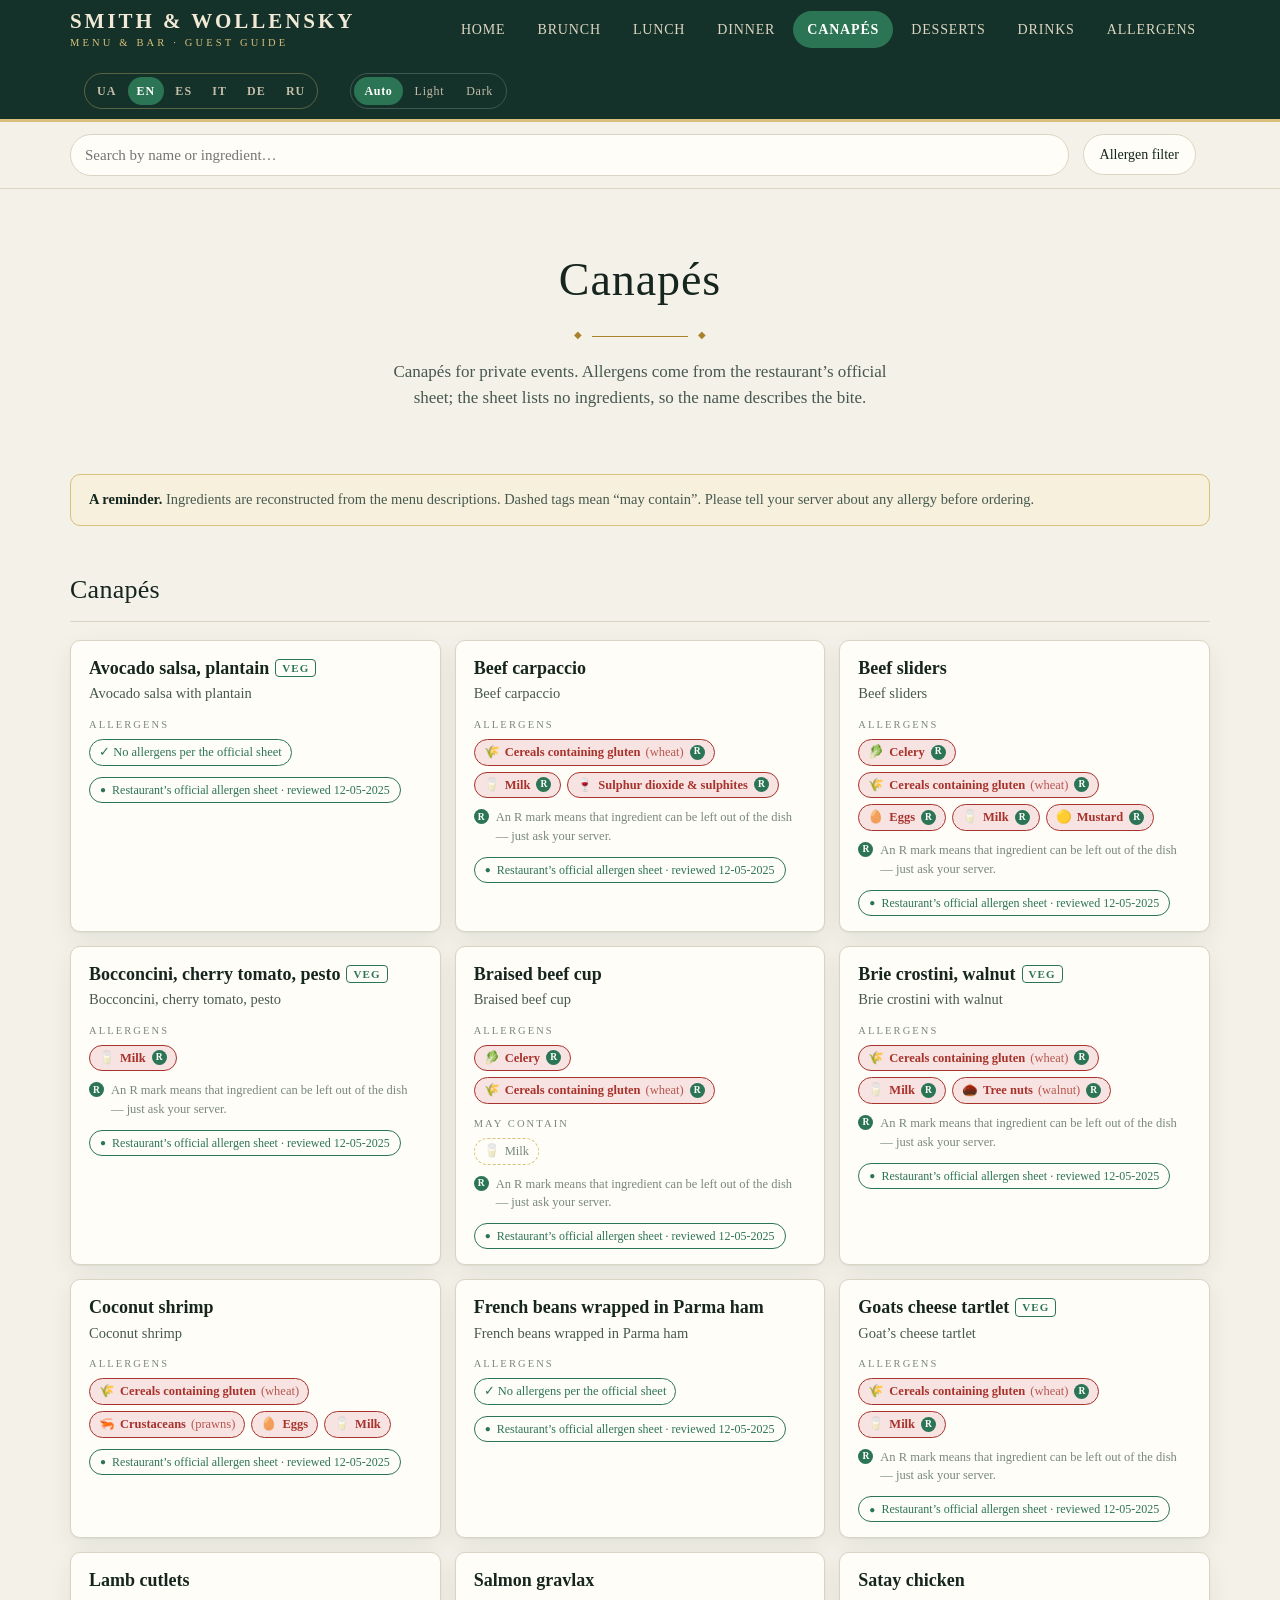
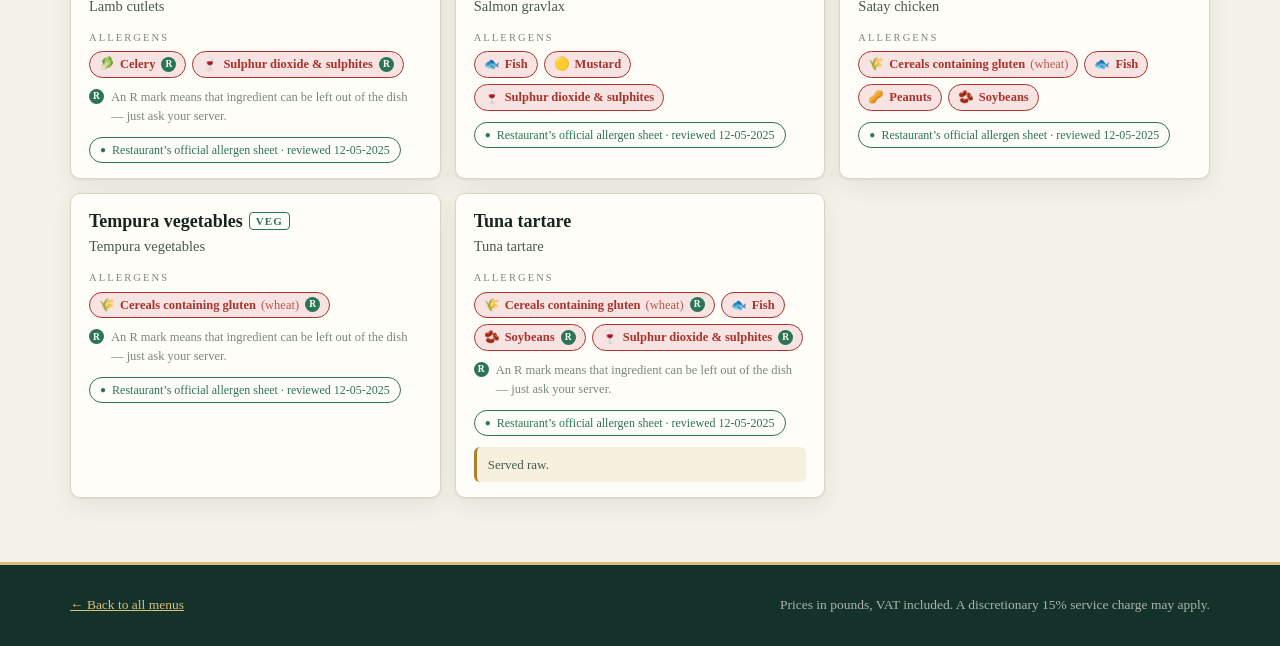
<file: canapes.html>
<!DOCTYPE html>
<html lang="uk">
<head>
<meta charset="utf-8">
<meta name="viewport" content="width=device-width, initial-scale=1">
<link rel="manifest" href="manifest.json">
<meta name="theme-color" content="#14322a">
<meta name="apple-mobile-web-app-capable" content="yes">
<meta name="apple-mobile-web-app-status-bar-style" content="black-translucent">
<meta name="apple-mobile-web-app-title" content="S&amp;W Menu">
<link rel="apple-touch-icon" href="assets/icons/icon-192.png">
<link rel="icon" href="assets/icons/icon-192.png">
<script src="assets/pwa.js"></script>
<title>Canapés — Smith &amp; Wollensky</title>
<link rel="stylesheet" href="assets/styles.css">
</head>
<body>

<header class="topbar">
  <div class="wrap">
    <a class="brand" href="index.html">
      <b>Smith &amp; Wollensky</b>
      <span data-i18n="brand.sub"></span>
    </a>
    <nav class="nav">
      <a href="index.html" data-i18n="nav.home"></a>
      <a href="brunch.html" data-i18n="nav.brunch"></a>
      <a href="lunch.html" data-i18n="nav.lunch"></a>
      <a href="dinner.html" data-i18n="nav.dinner"></a>
      <a href="canapes.html" aria-current="page" data-i18n="nav.canapes"></a>
      <a href="desserts.html" data-i18n="nav.desserts"></a>
      <a href="drinks.html" data-i18n="nav.drinks"></a>
      <a href="allergens.html" data-i18n="nav.allergens"></a>
    </nav>
  </div>
</header>

<div id="toolbar"></div>

<main class="wrap">
  <section class="hero">
    <h1>Canapés</h1>
    <div class="rule"></div>
    <p data-i18n="page.canapes.lead"></p>
  </section>

  <div class="notice" data-i18n="notice.menu"></div>

  <div id="canapes"></div>
</main>

<footer>
  <div class="wrap">
    <span><a href="index.html" data-i18n="footer.back"></a></span>
    <span data-i18n="footer.prices"></span>
  </div>
</footer>

<script src="assets/i18n.js"></script>
<script src="assets/lexicon.js"></script>
<script src="assets/allergens.js"></script>
<script src="assets/data-food.js"></script>
<script src="assets/data-drinks.js"></script>
<script src="assets/data-official.js"></script>
<script src="assets/data-desserts.js"></script>
<script src="assets/data-spirits.js"></script>
<script src="assets/overrides.js"></script>
<script src="assets/schedule.js"></script>
<script src="assets/ui.js"></script>
<script src="assets/app.js"></script>
<script>initPage({ kind: 'canapes' });</script>
</body>
</html>
</file>
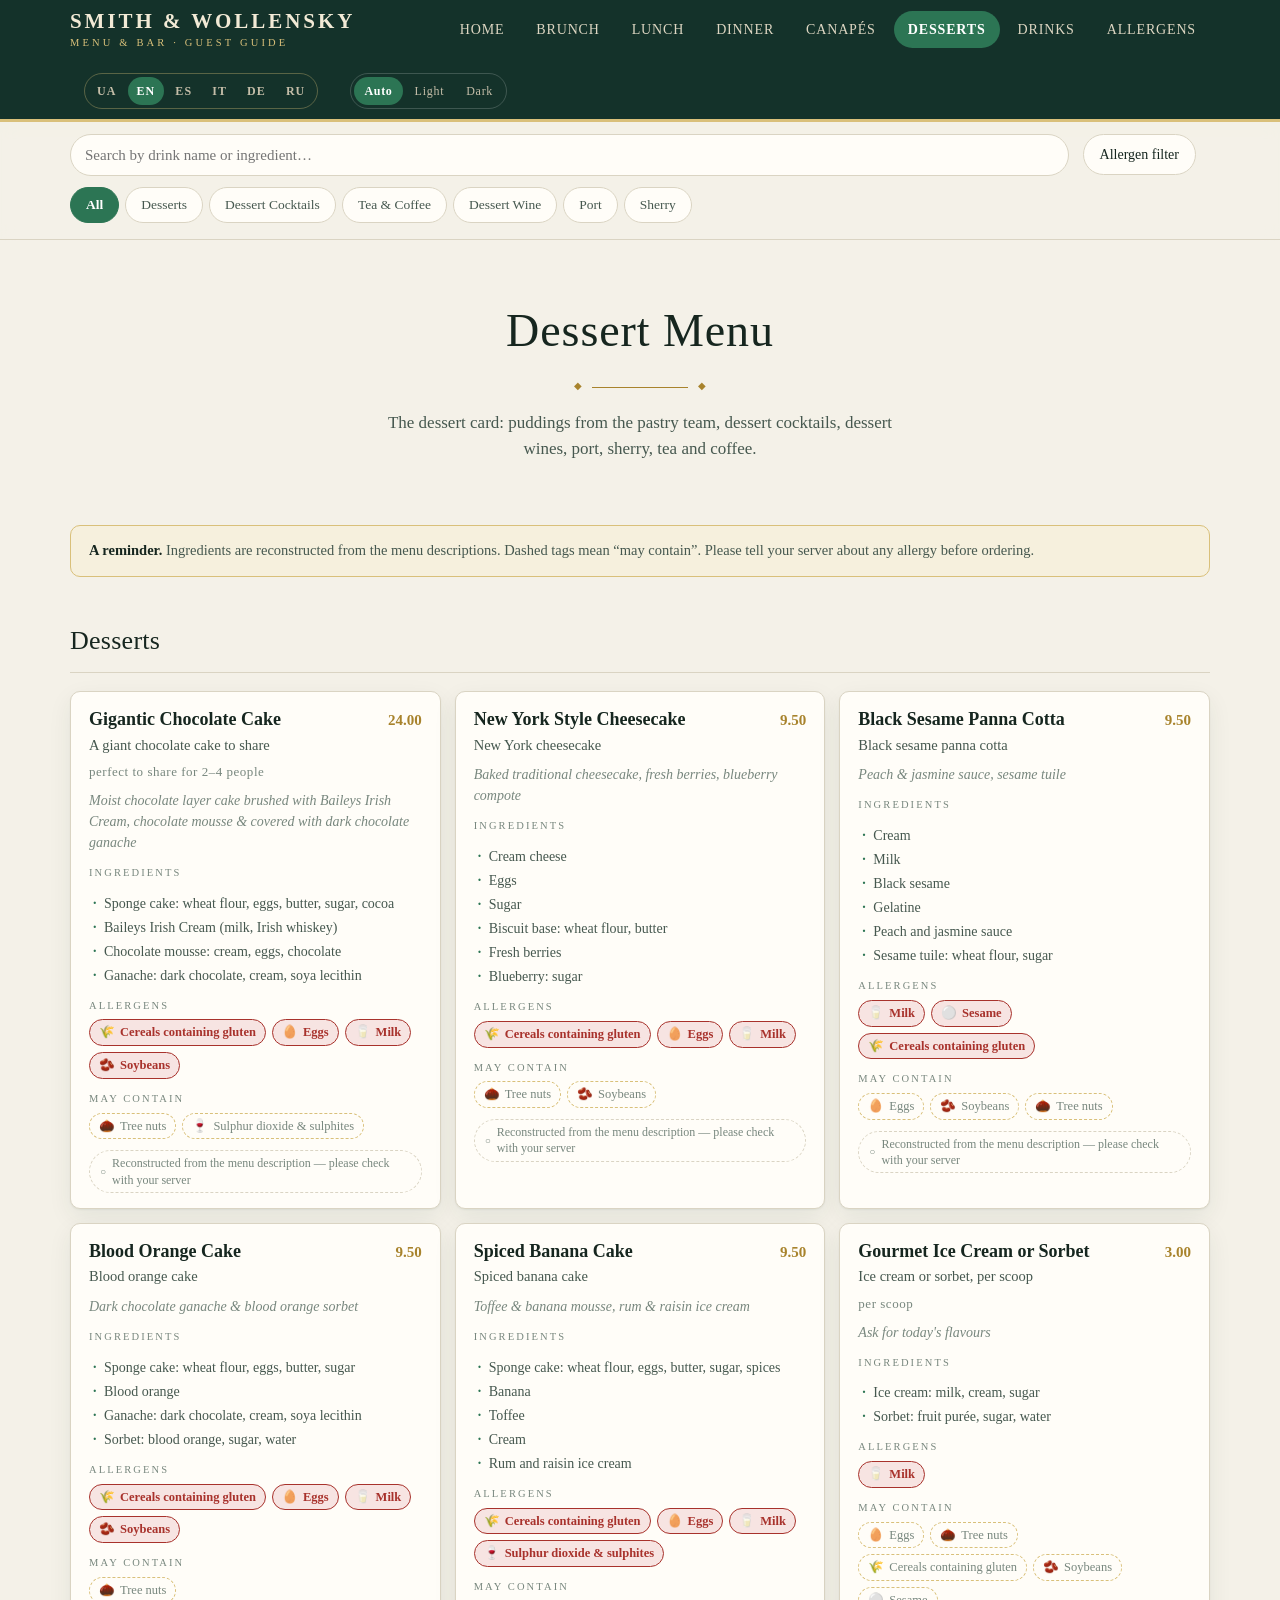
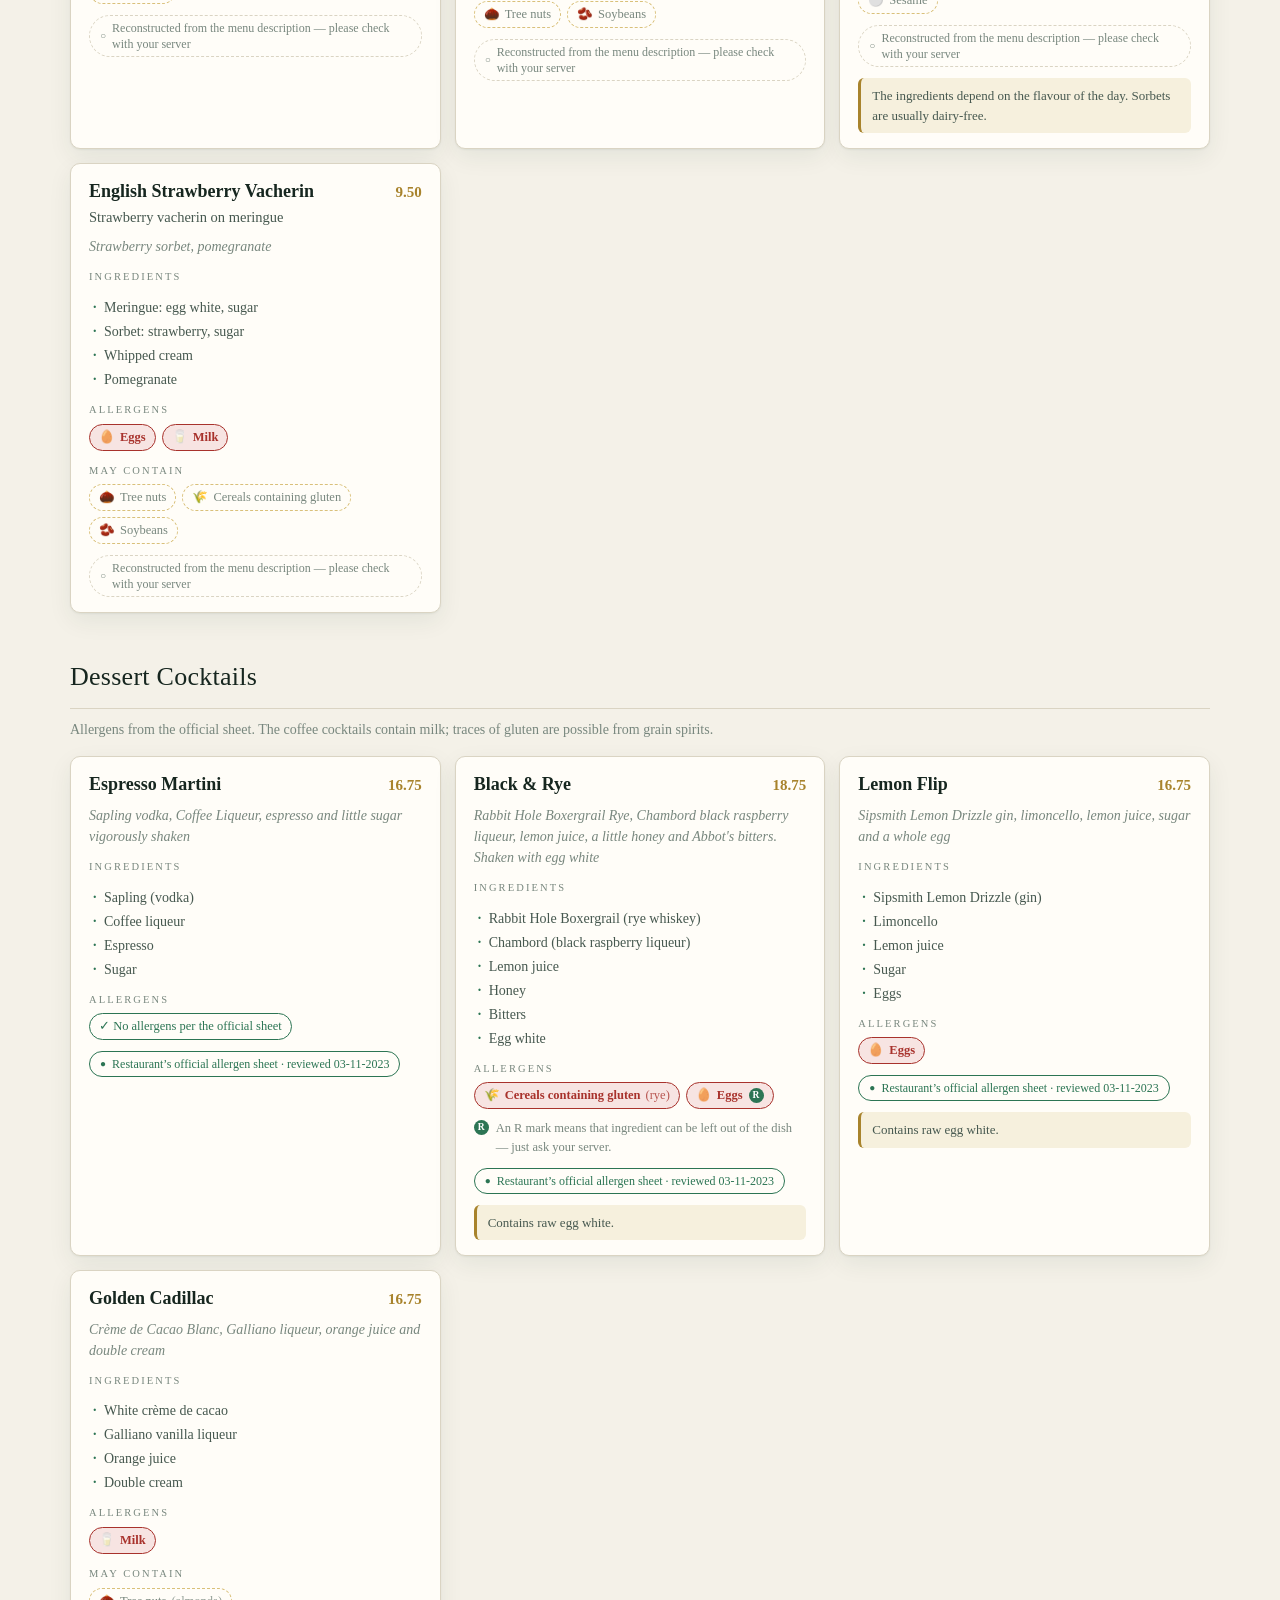
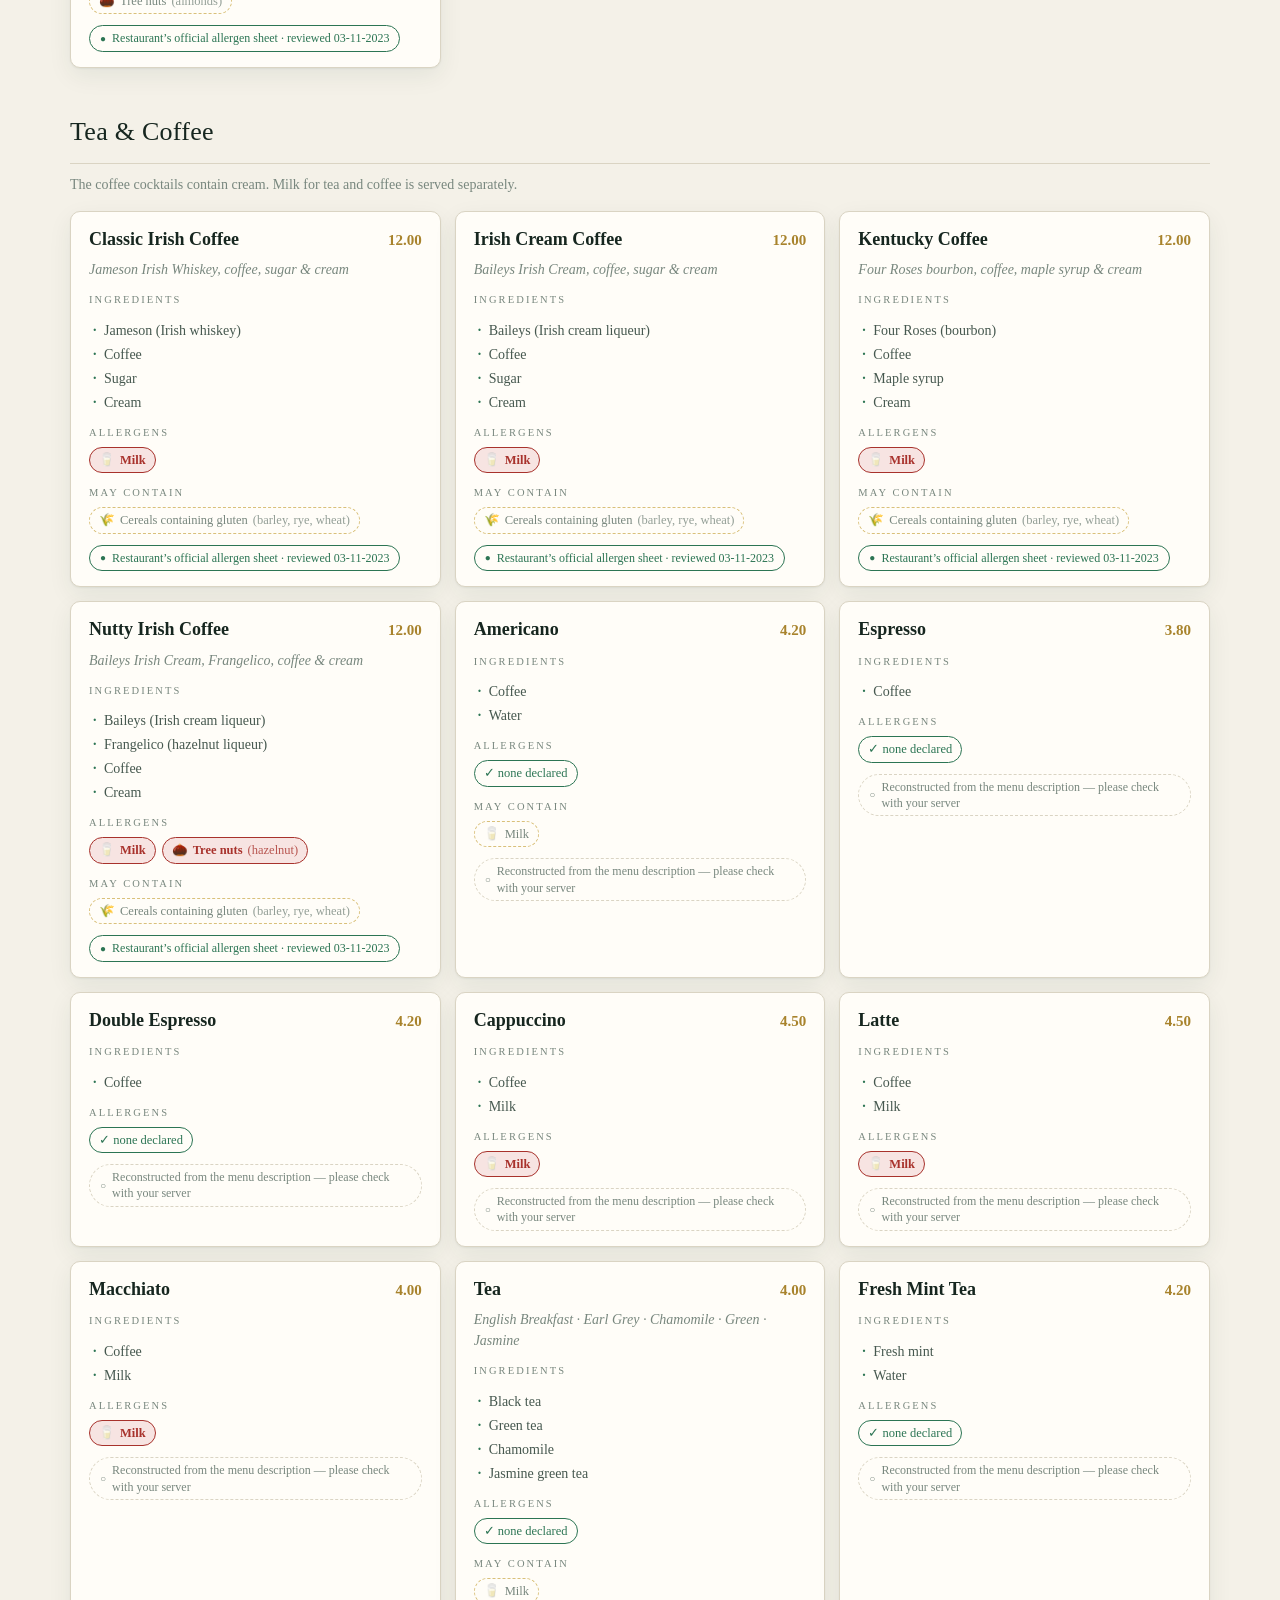
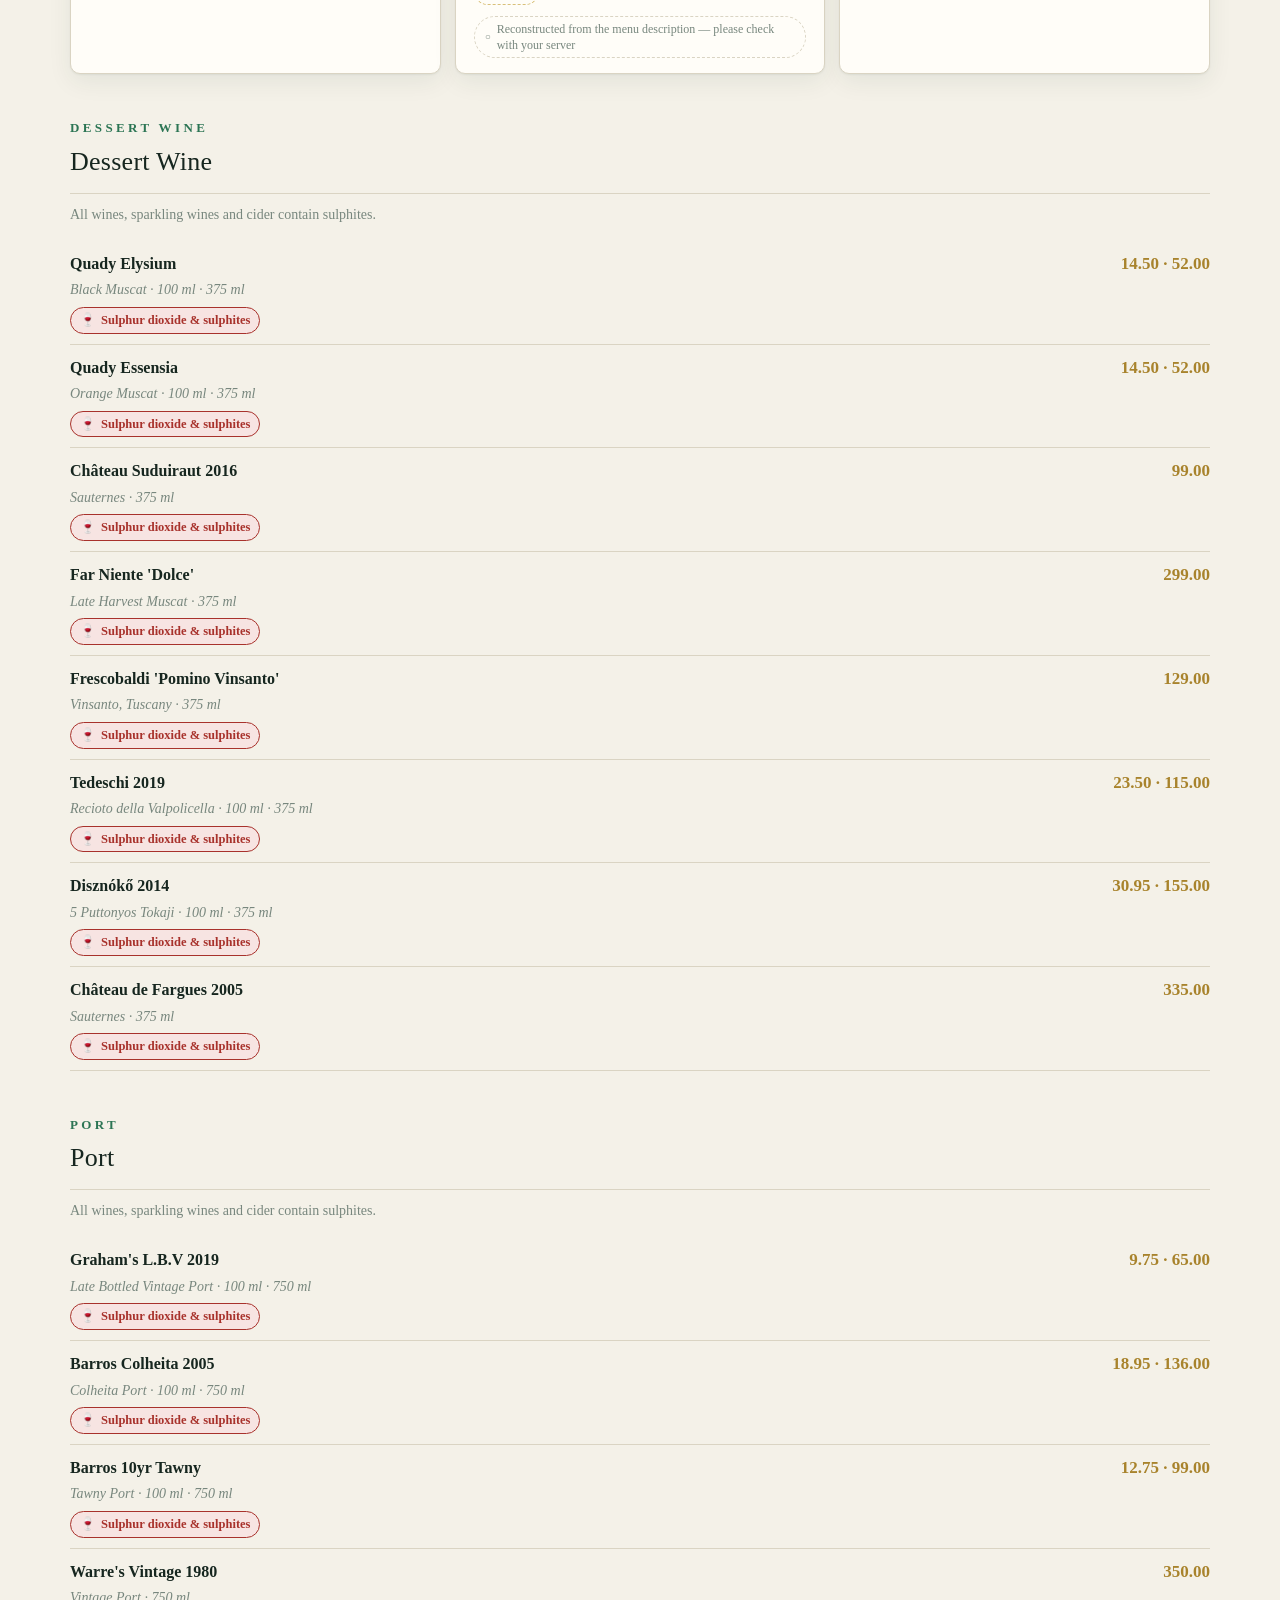
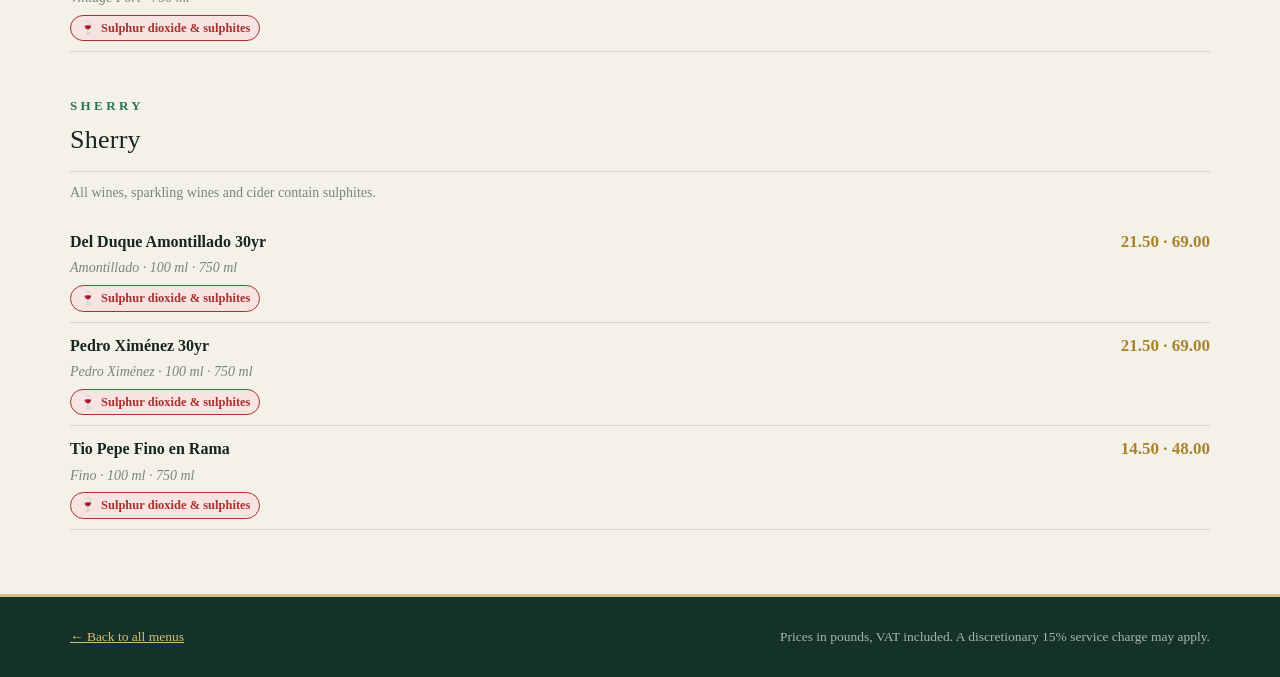
<file: desserts.html>
<!DOCTYPE html>
<html lang="uk">
<head>
<meta charset="utf-8">
<meta name="viewport" content="width=device-width, initial-scale=1">
<link rel="manifest" href="manifest.json">
<meta name="theme-color" content="#14322a">
<meta name="apple-mobile-web-app-capable" content="yes">
<meta name="apple-mobile-web-app-status-bar-style" content="black-translucent">
<meta name="apple-mobile-web-app-title" content="S&amp;W Menu">
<link rel="apple-touch-icon" href="assets/icons/icon-192.png">
<link rel="icon" href="assets/icons/icon-192.png">
<script src="assets/pwa.js"></script>
<title>Dessert Menu — Smith &amp; Wollensky</title>
<link rel="stylesheet" href="assets/styles.css">
</head>
<body>

<header class="topbar">
  <div class="wrap">
    <a class="brand" href="index.html">
      <b>Smith &amp; Wollensky</b>
      <span data-i18n="brand.sub"></span>
    </a>
    <nav class="nav">
      <a href="index.html" data-i18n="nav.home"></a>
      <a href="brunch.html" data-i18n="nav.brunch"></a>
      <a href="lunch.html" data-i18n="nav.lunch"></a>
      <a href="dinner.html" data-i18n="nav.dinner"></a>
      <a href="canapes.html" data-i18n="nav.canapes"></a>
      <a href="desserts.html" aria-current="page" data-i18n="nav.desserts"></a>
      <a href="drinks.html" data-i18n="nav.drinks"></a>
      <a href="allergens.html" data-i18n="nav.allergens"></a>
    </nav>
  </div>
</header>

<div id="toolbar"></div>

<main class="wrap">
  <section class="hero">
    <h1>Dessert Menu</h1>
    <div class="rule"></div>
    <p data-i18n="page.desserts.lead"></p>
  </section>

  <div class="notice" data-i18n="notice.menu"></div>

  <div id="desserts"></div>
</main>

<footer>
  <div class="wrap">
    <span><a href="index.html" data-i18n="footer.back"></a></span>
    <span data-i18n="footer.prices"></span>
  </div>
</footer>

<script src="assets/i18n.js"></script>
<script src="assets/lexicon.js"></script>
<script src="assets/allergens.js"></script>
<script src="assets/data-food.js"></script>
<script src="assets/data-drinks.js"></script>
<script src="assets/data-official.js"></script>
<script src="assets/data-desserts.js"></script>
<script src="assets/data-spirits.js"></script>
<script src="assets/overrides.js"></script>
<script src="assets/schedule.js"></script>
<script src="assets/ui.js"></script>
<script src="assets/app.js"></script>
<script>initPage({ kind: 'desserts' });</script>
</body>
</html>
</file>
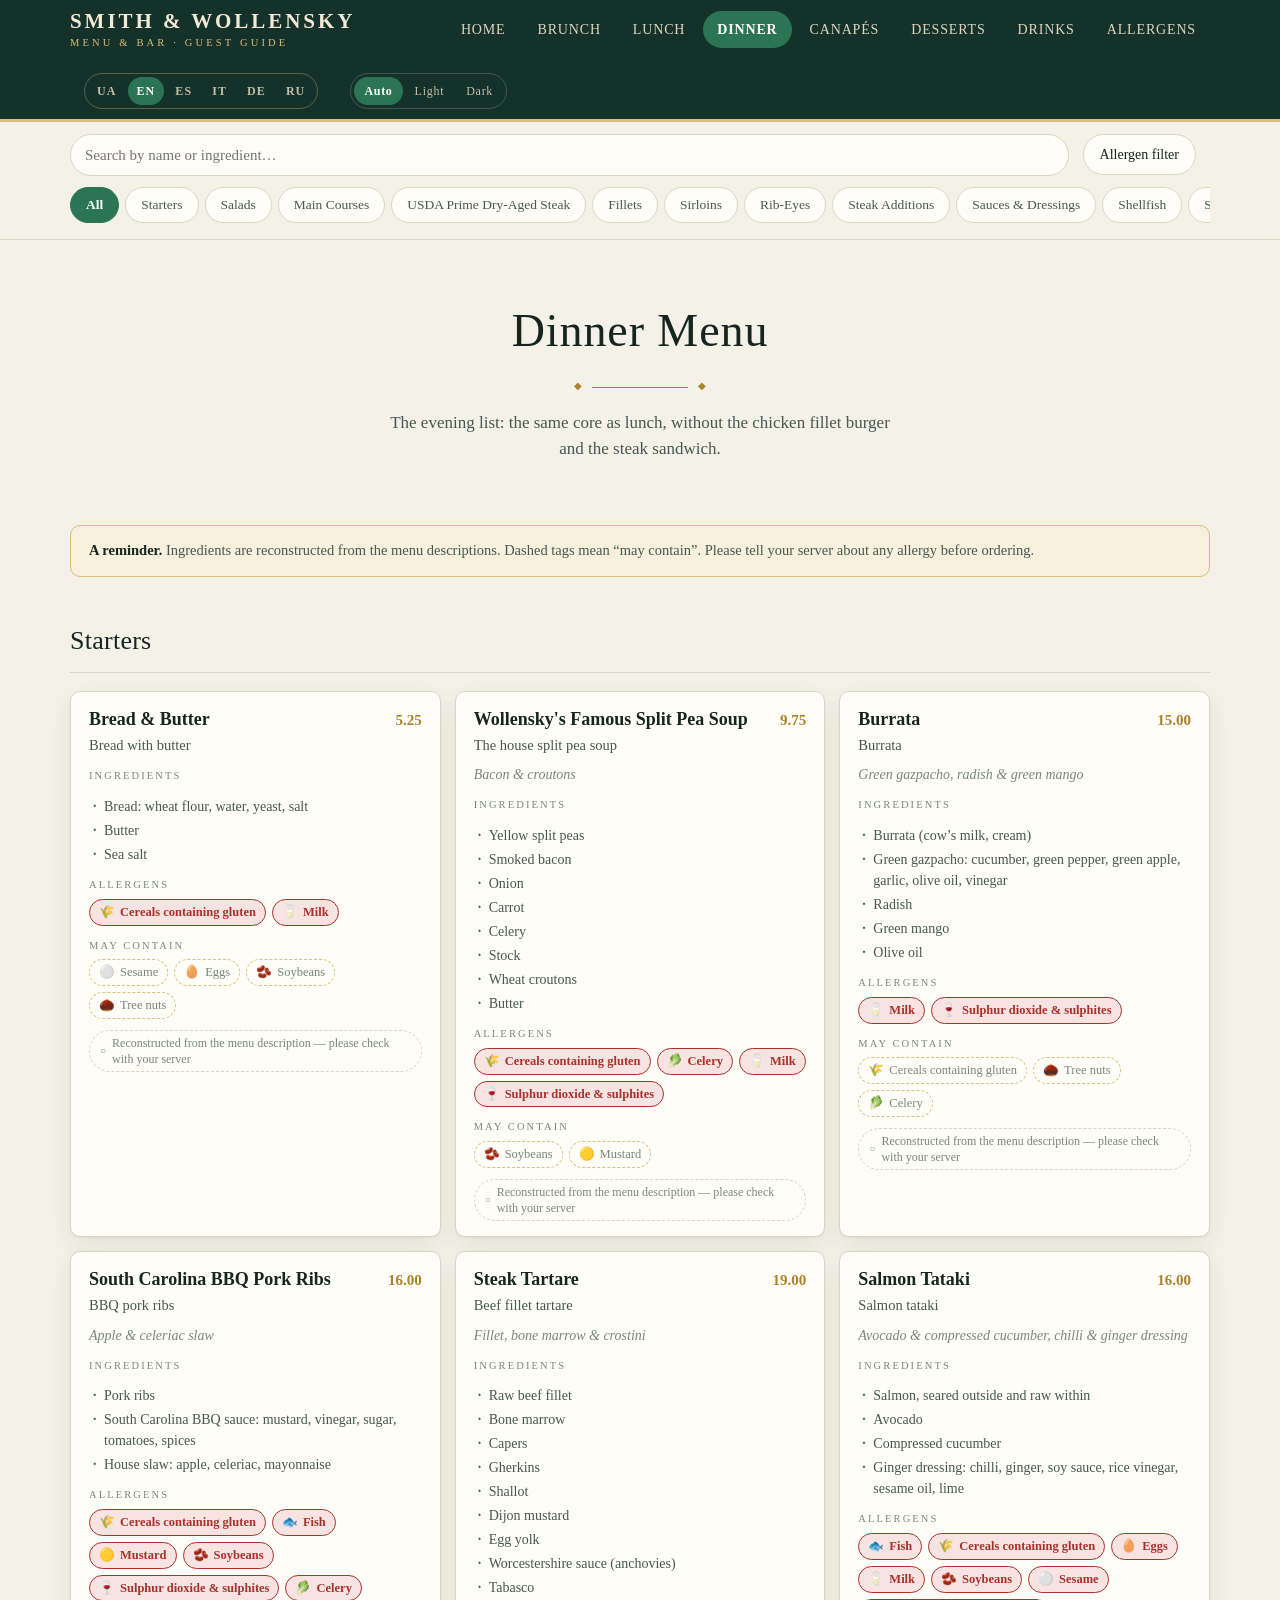
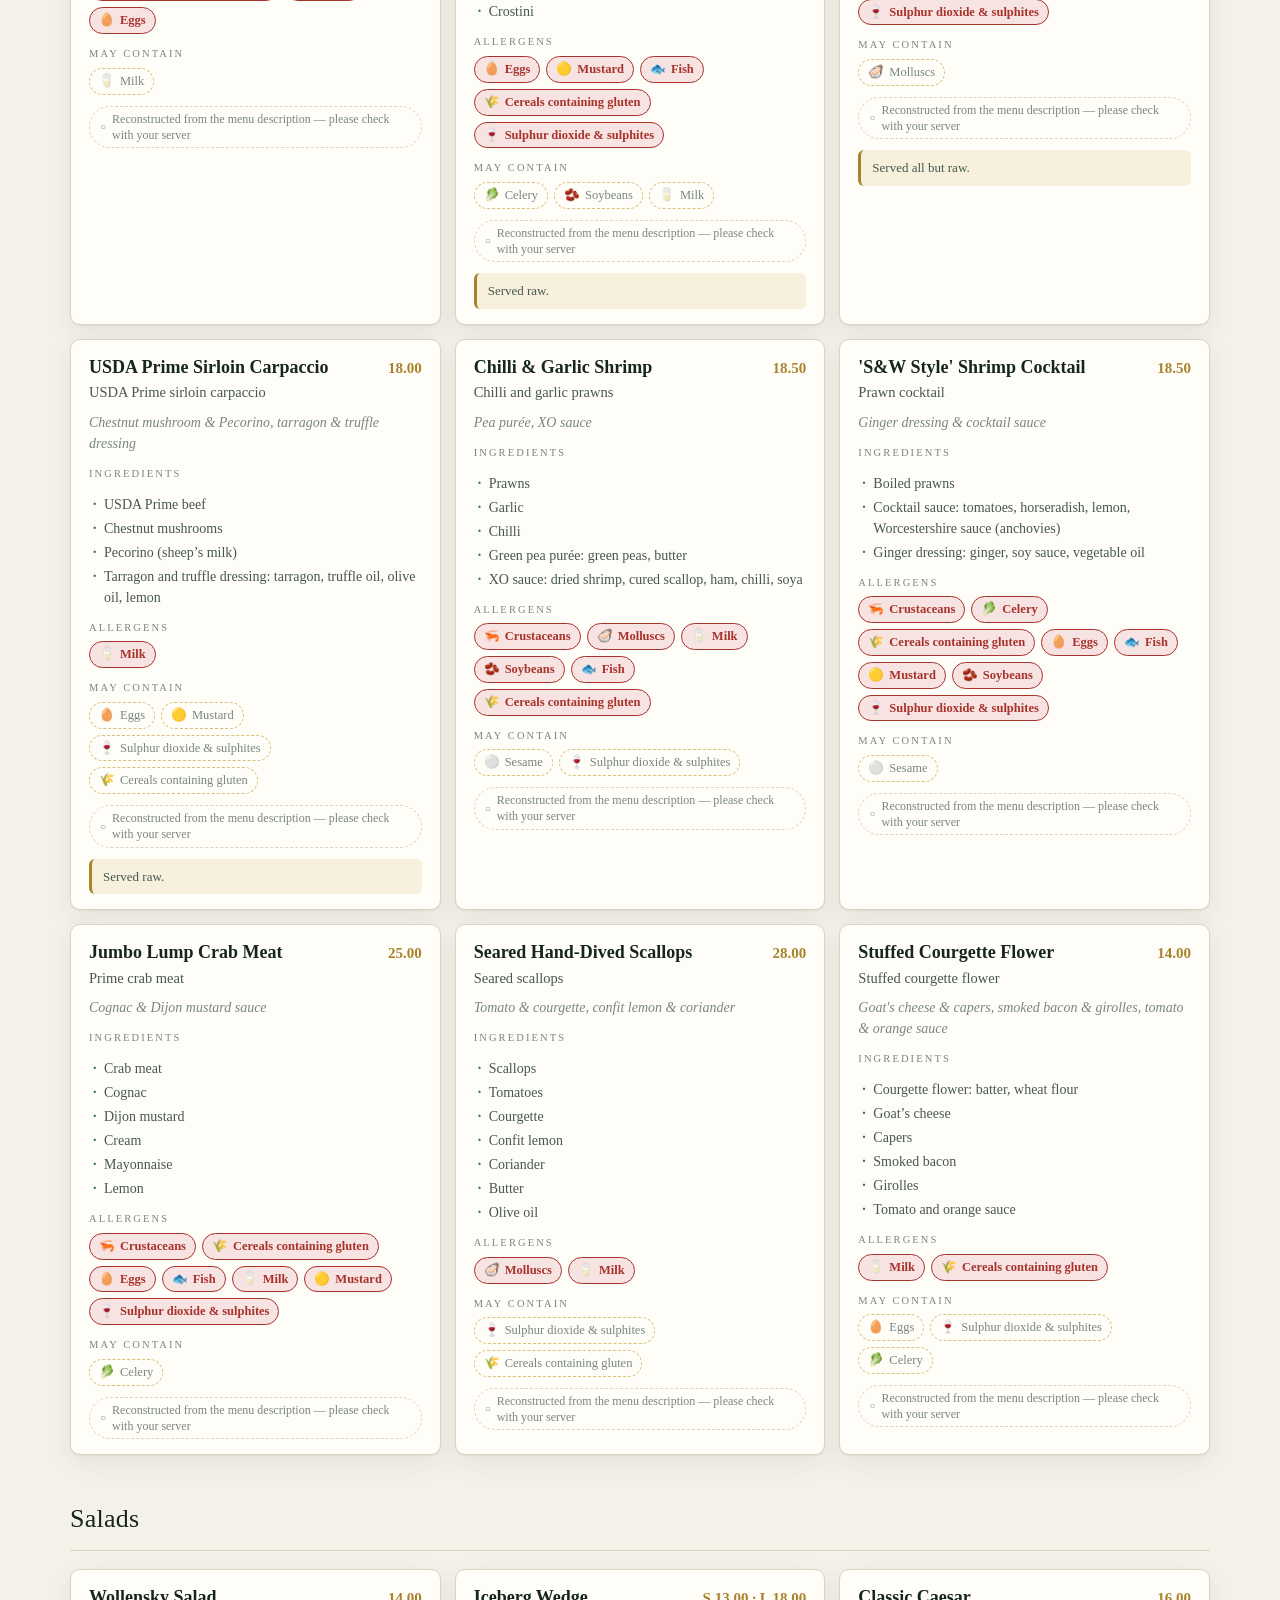
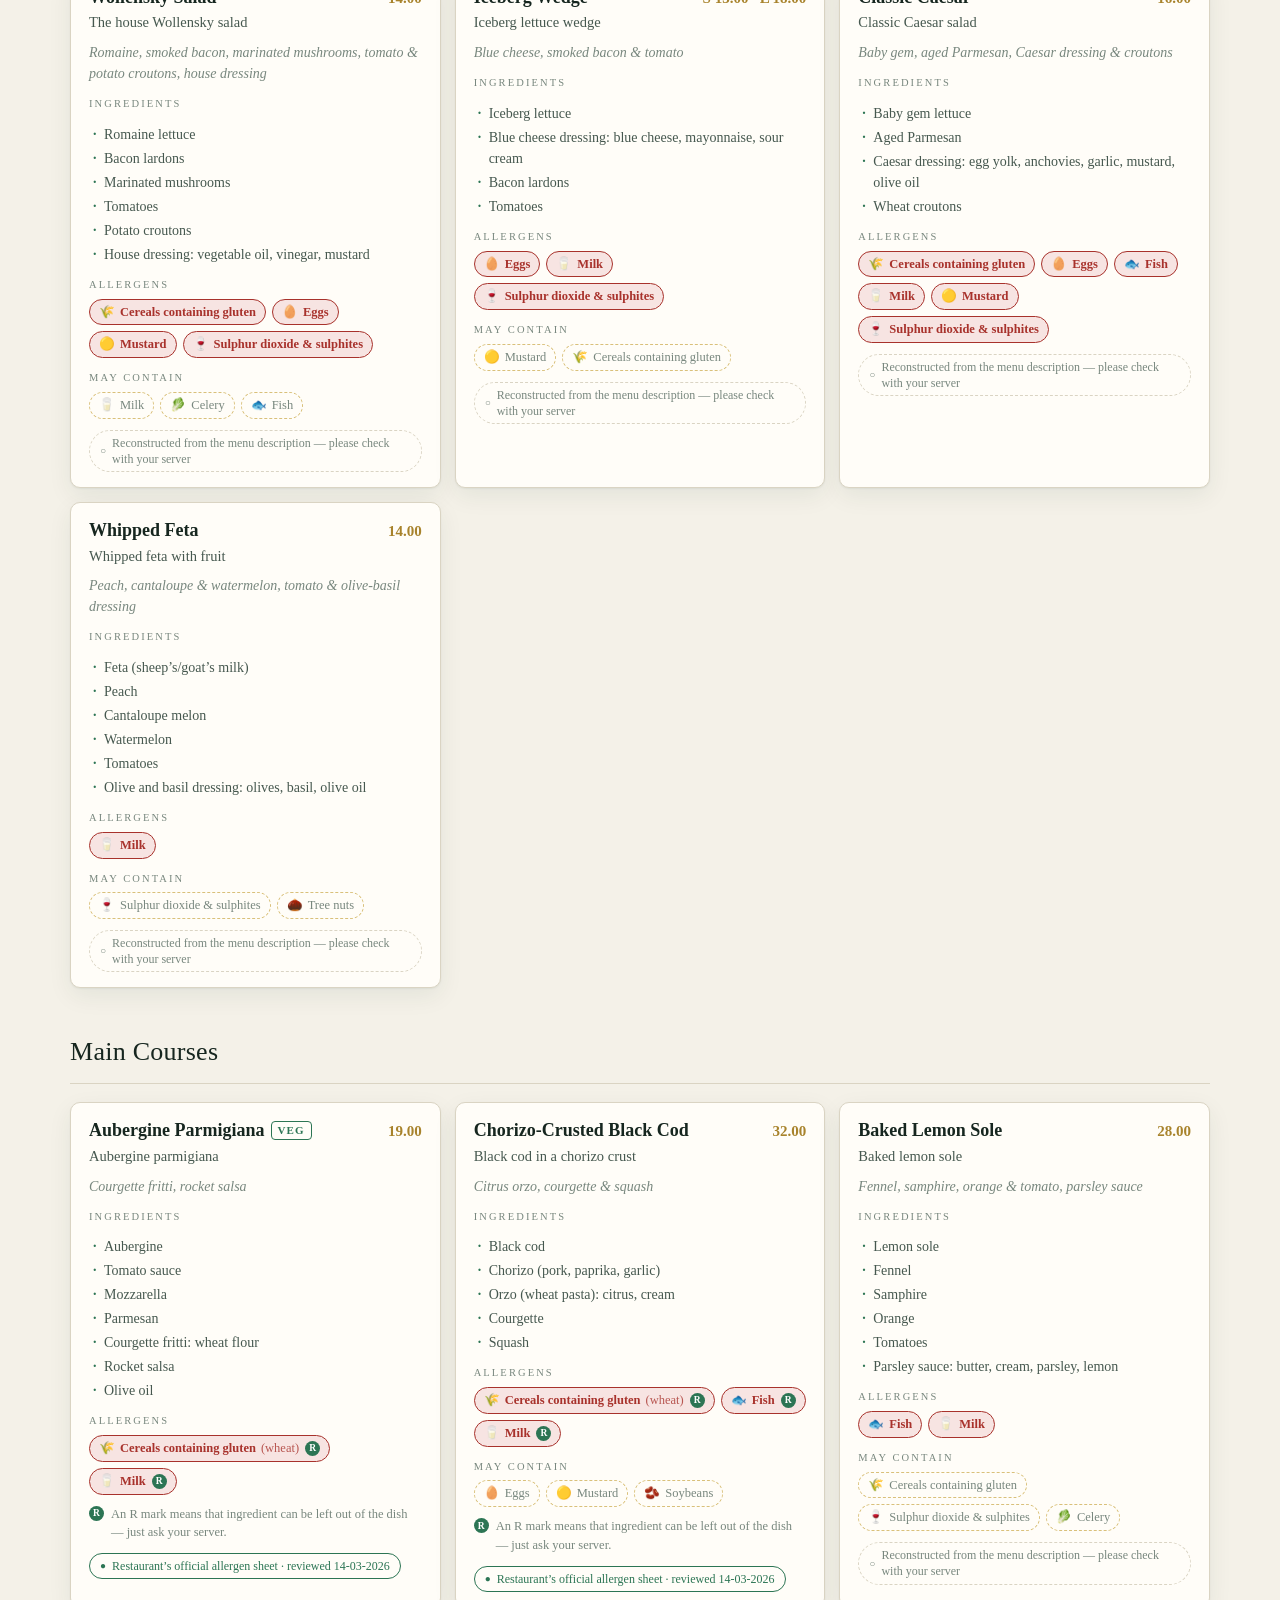
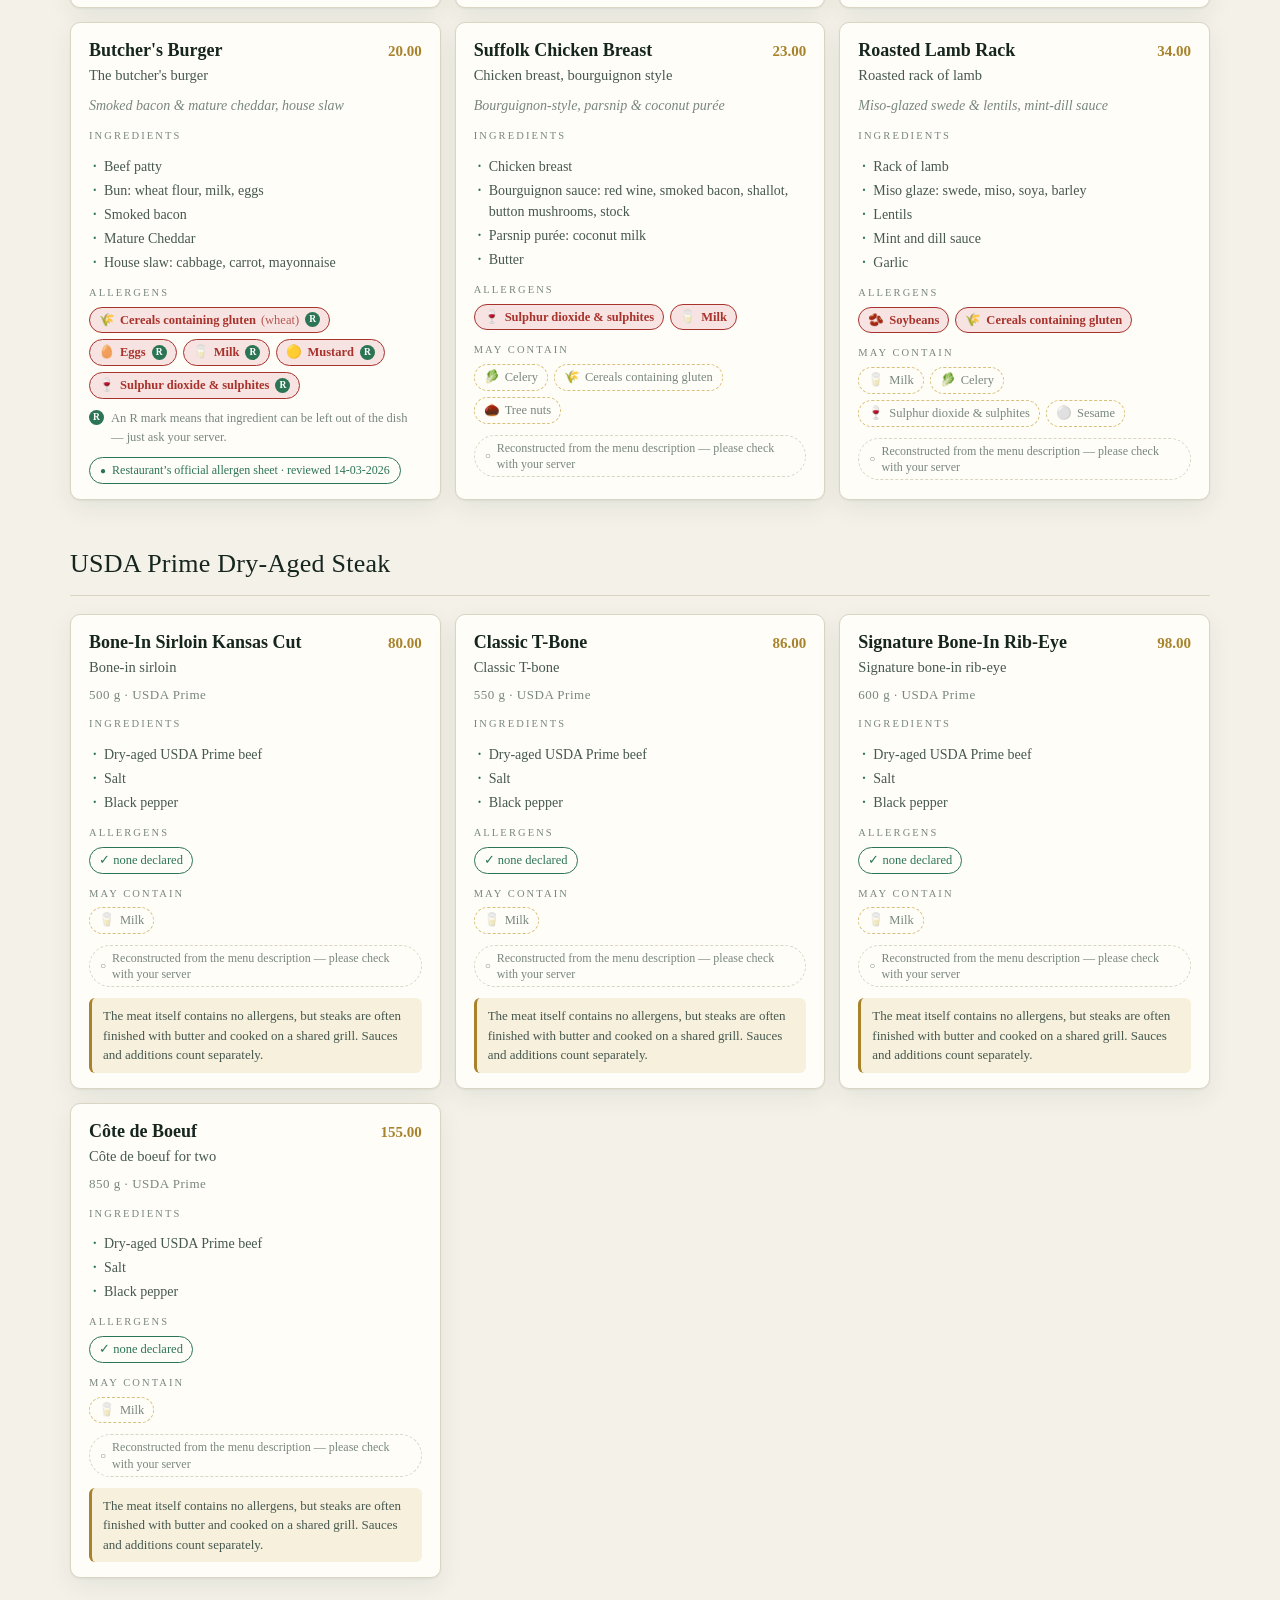
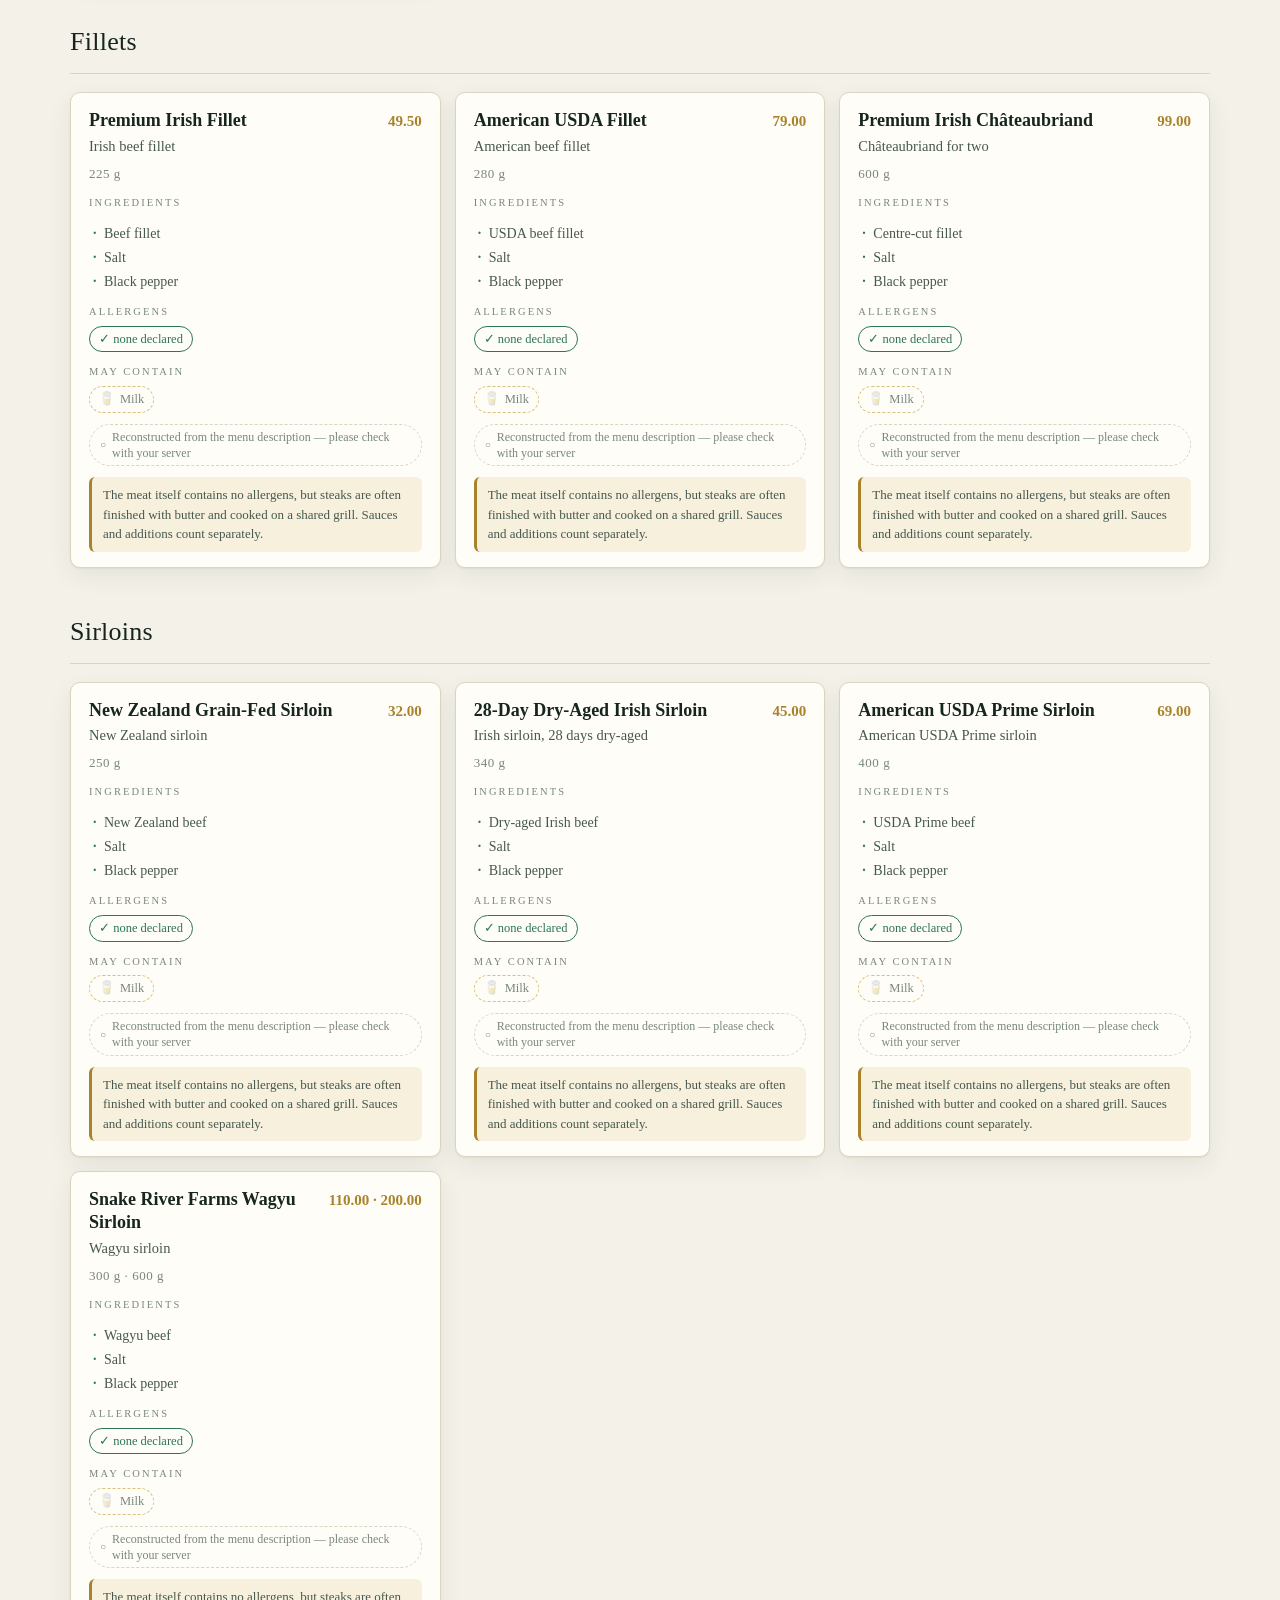
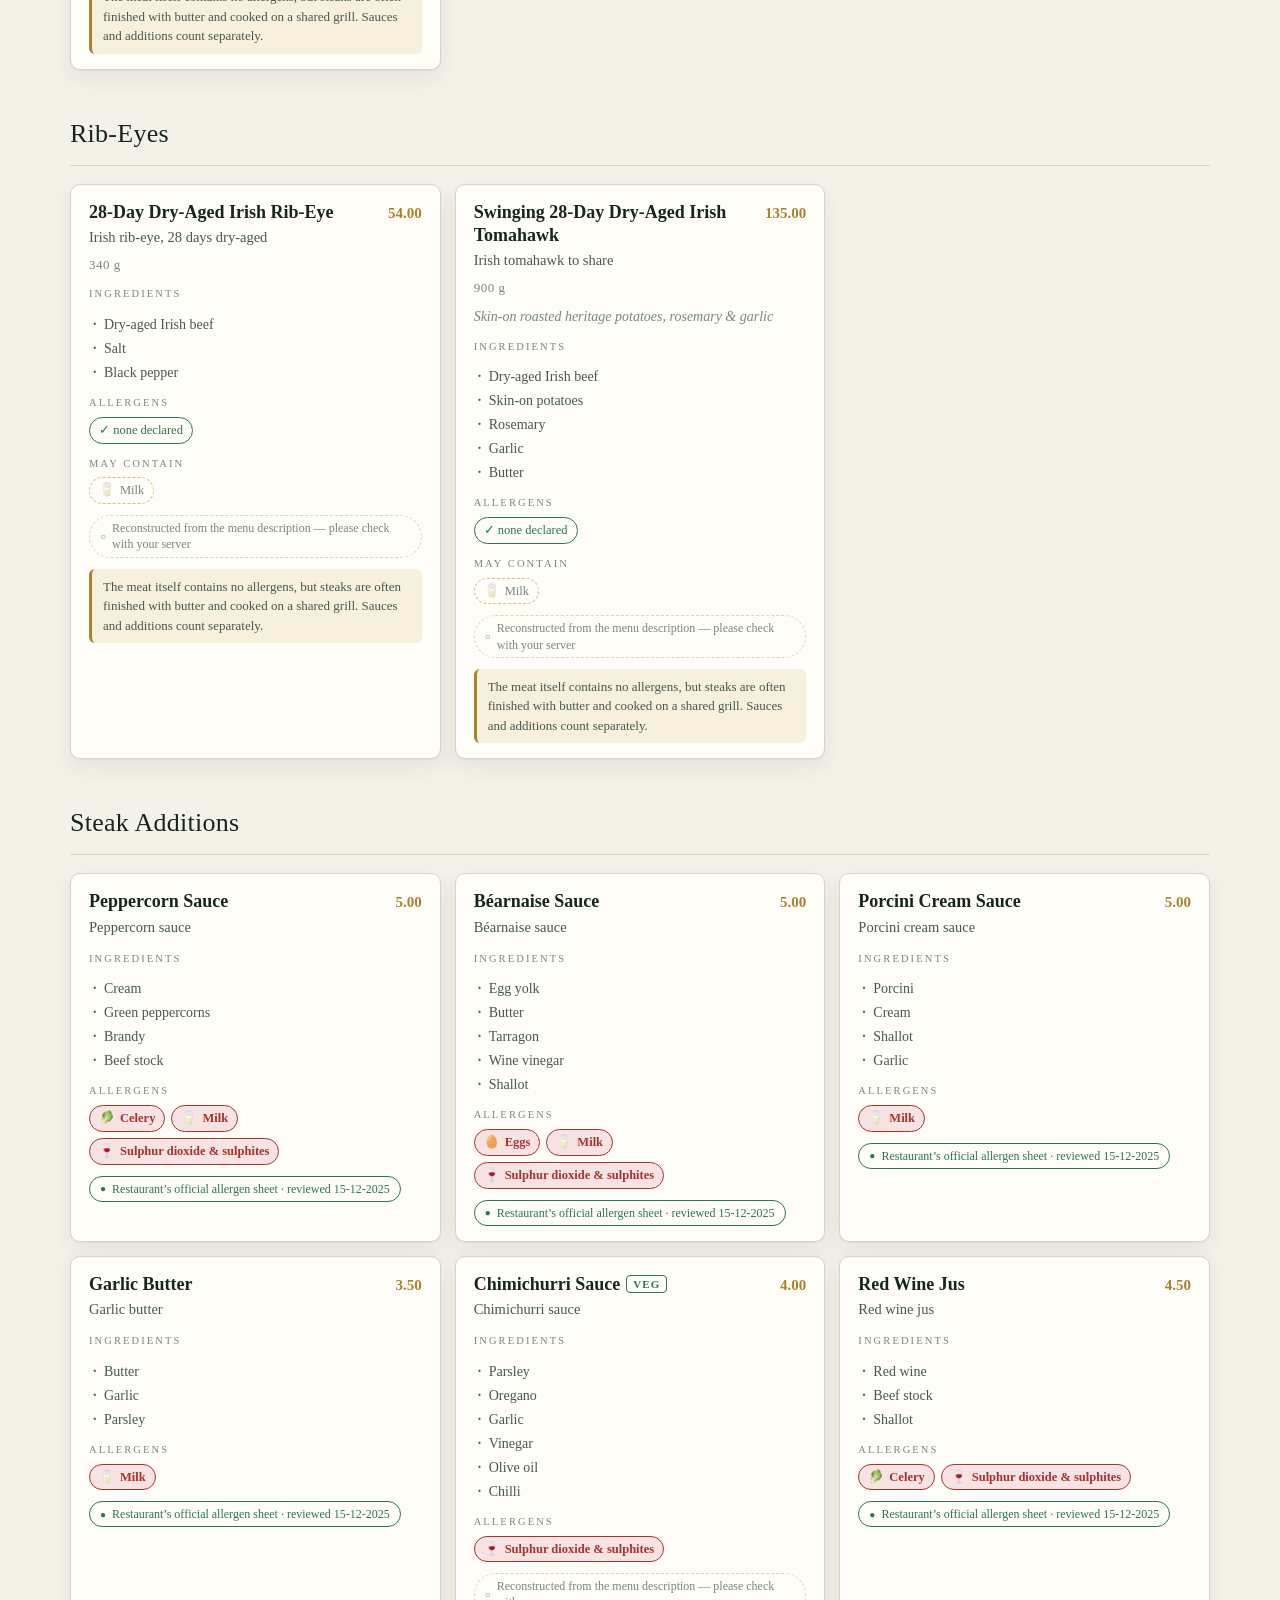
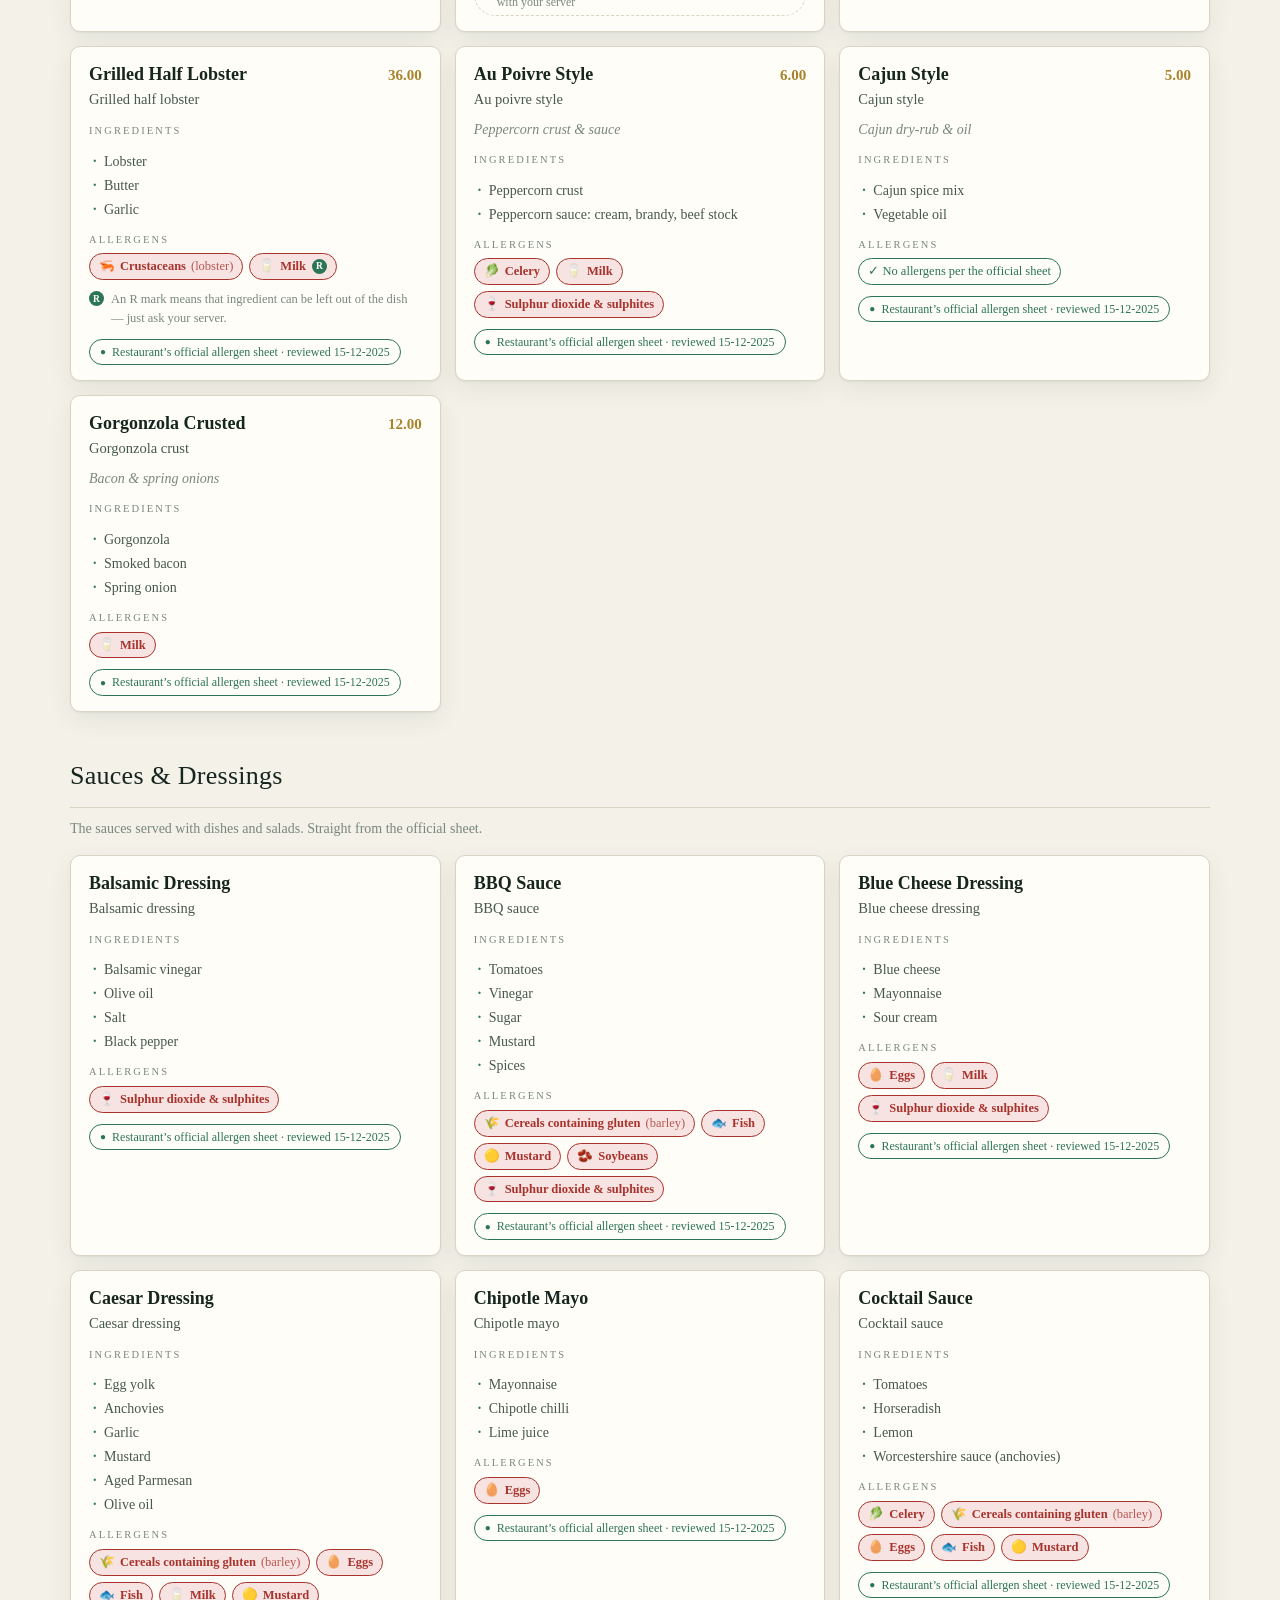
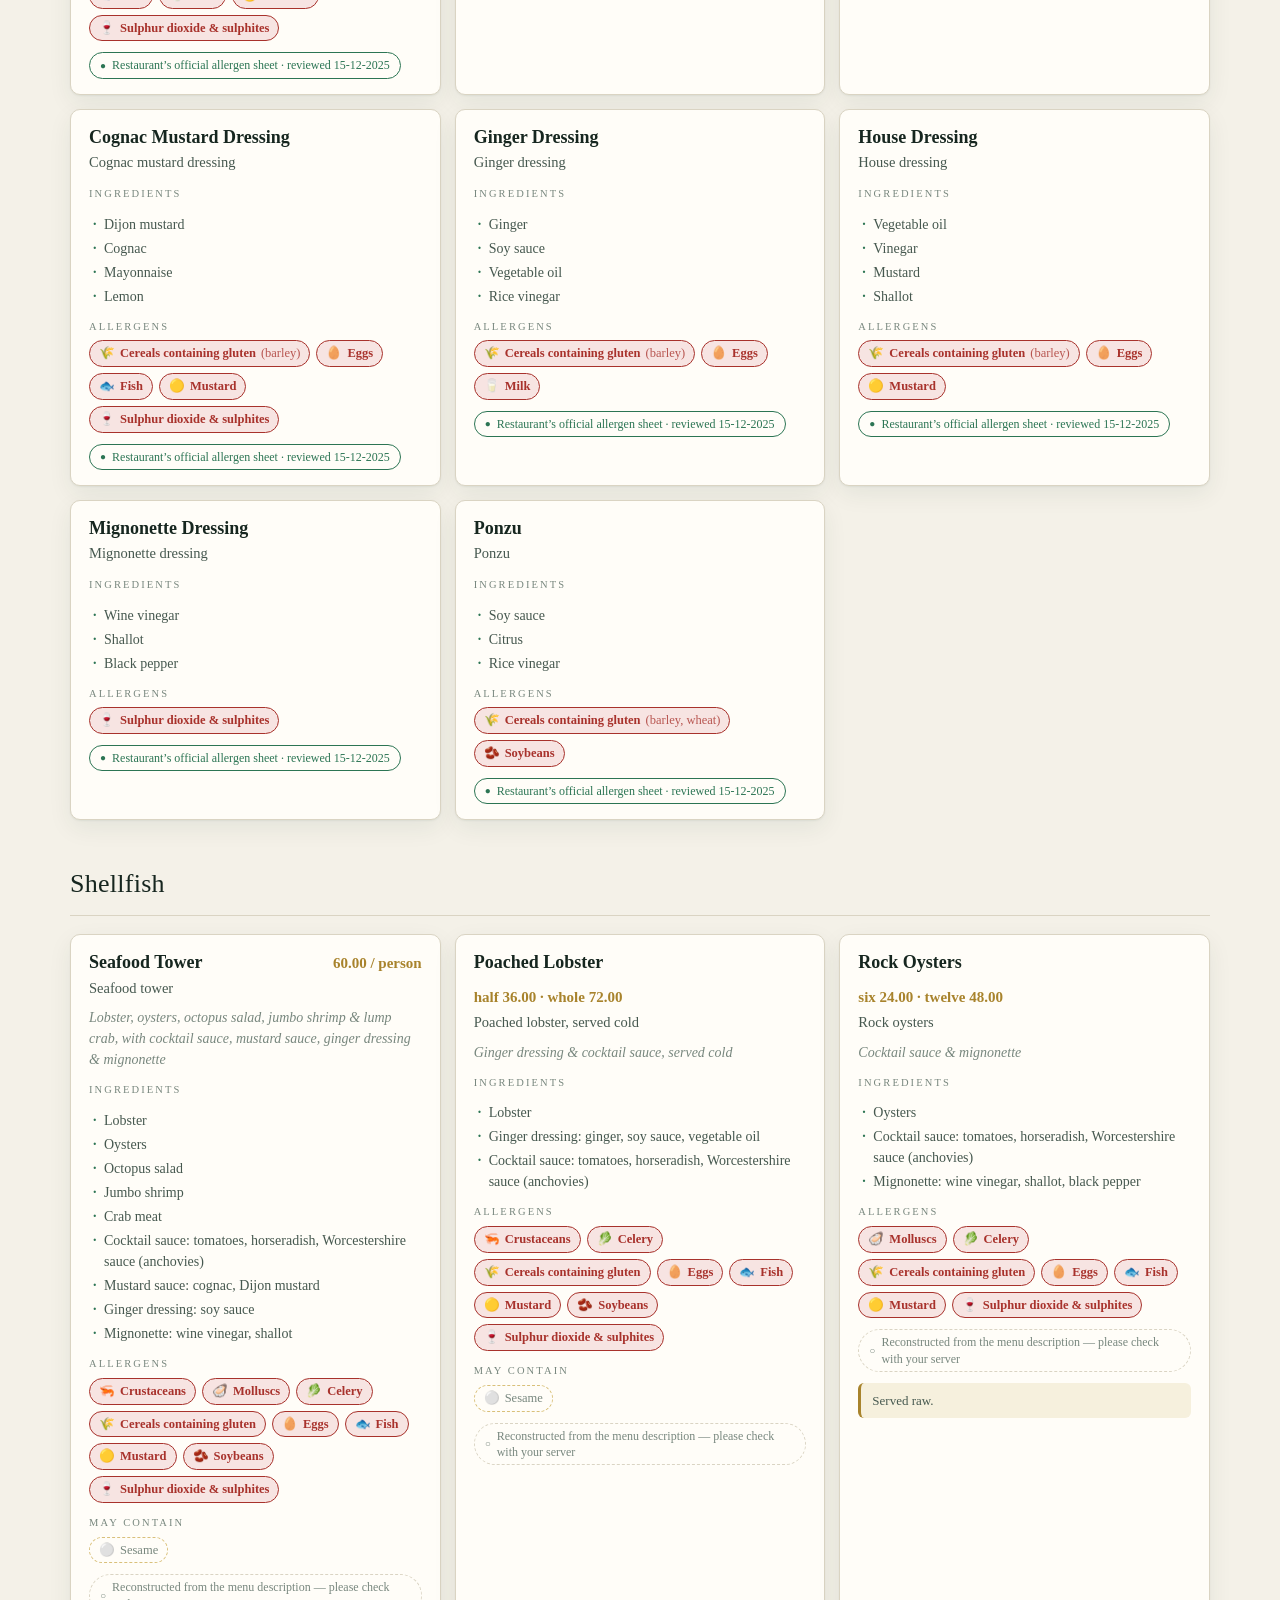
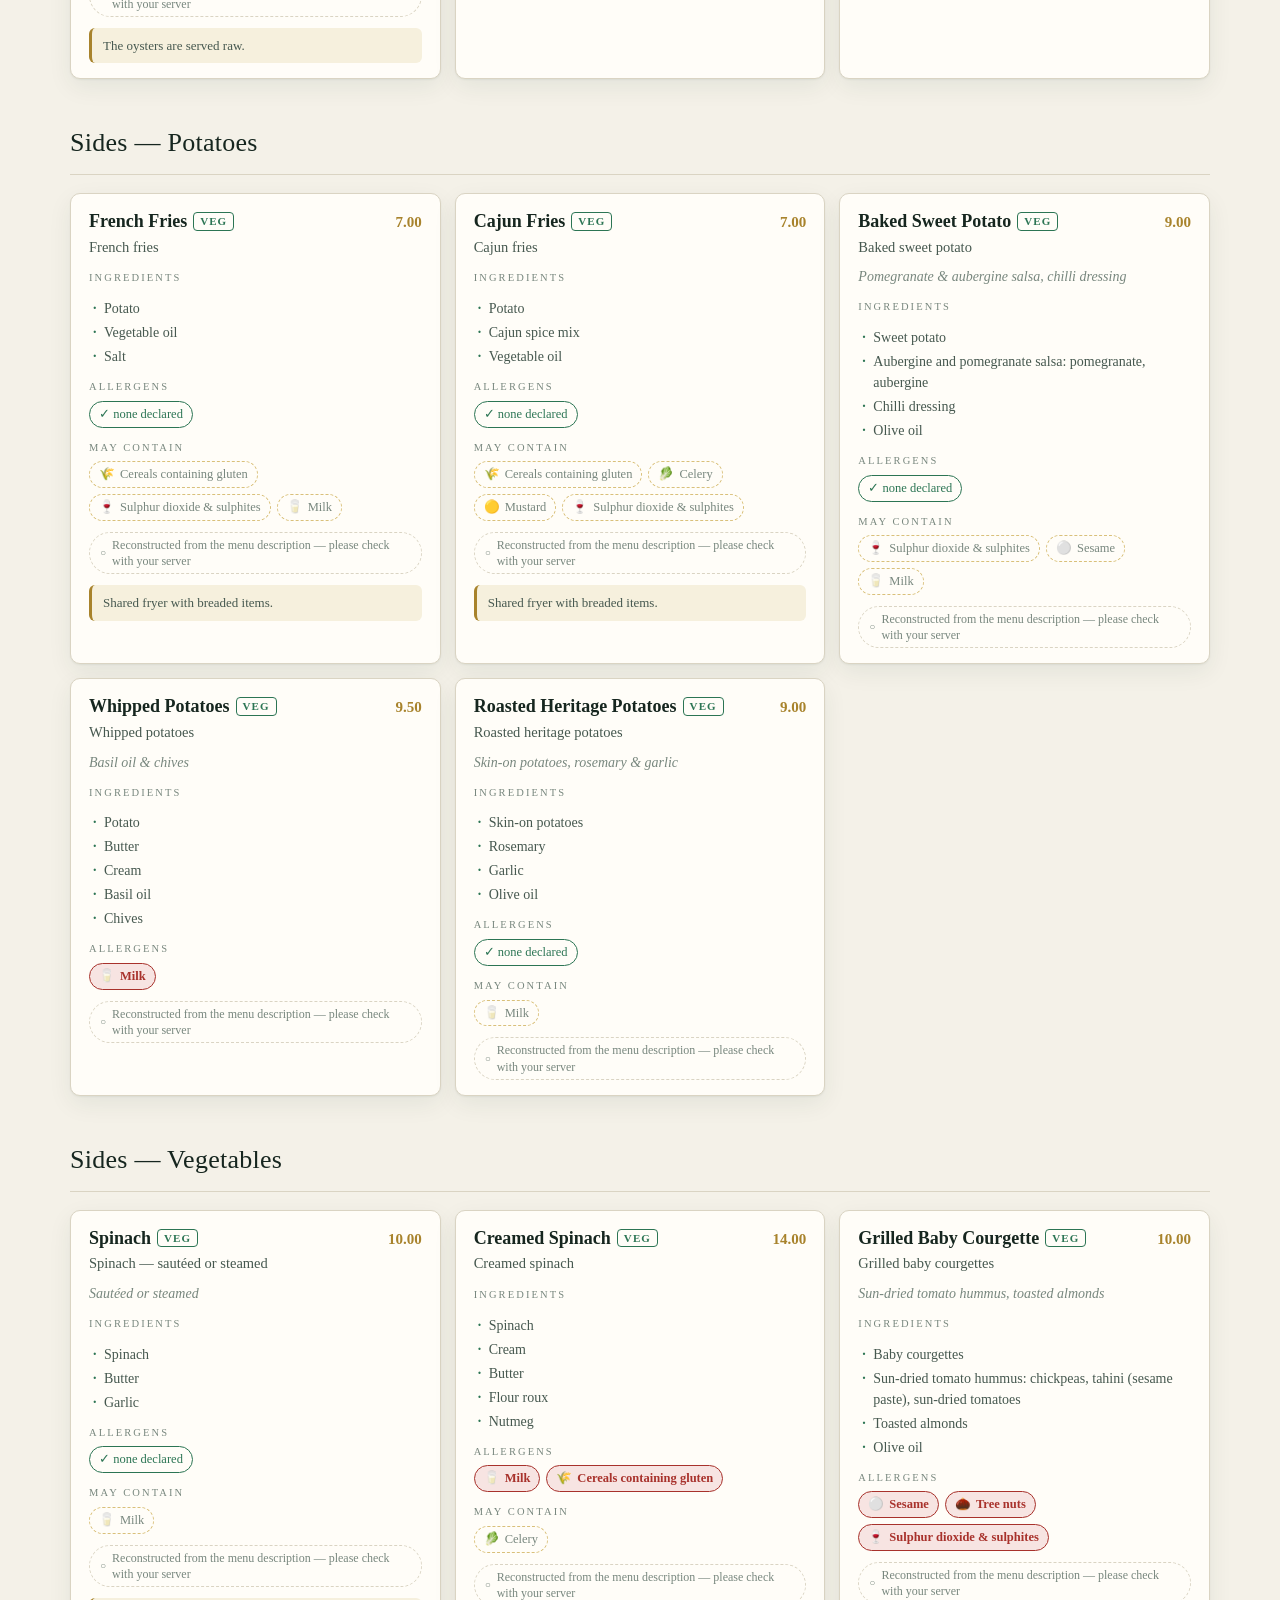
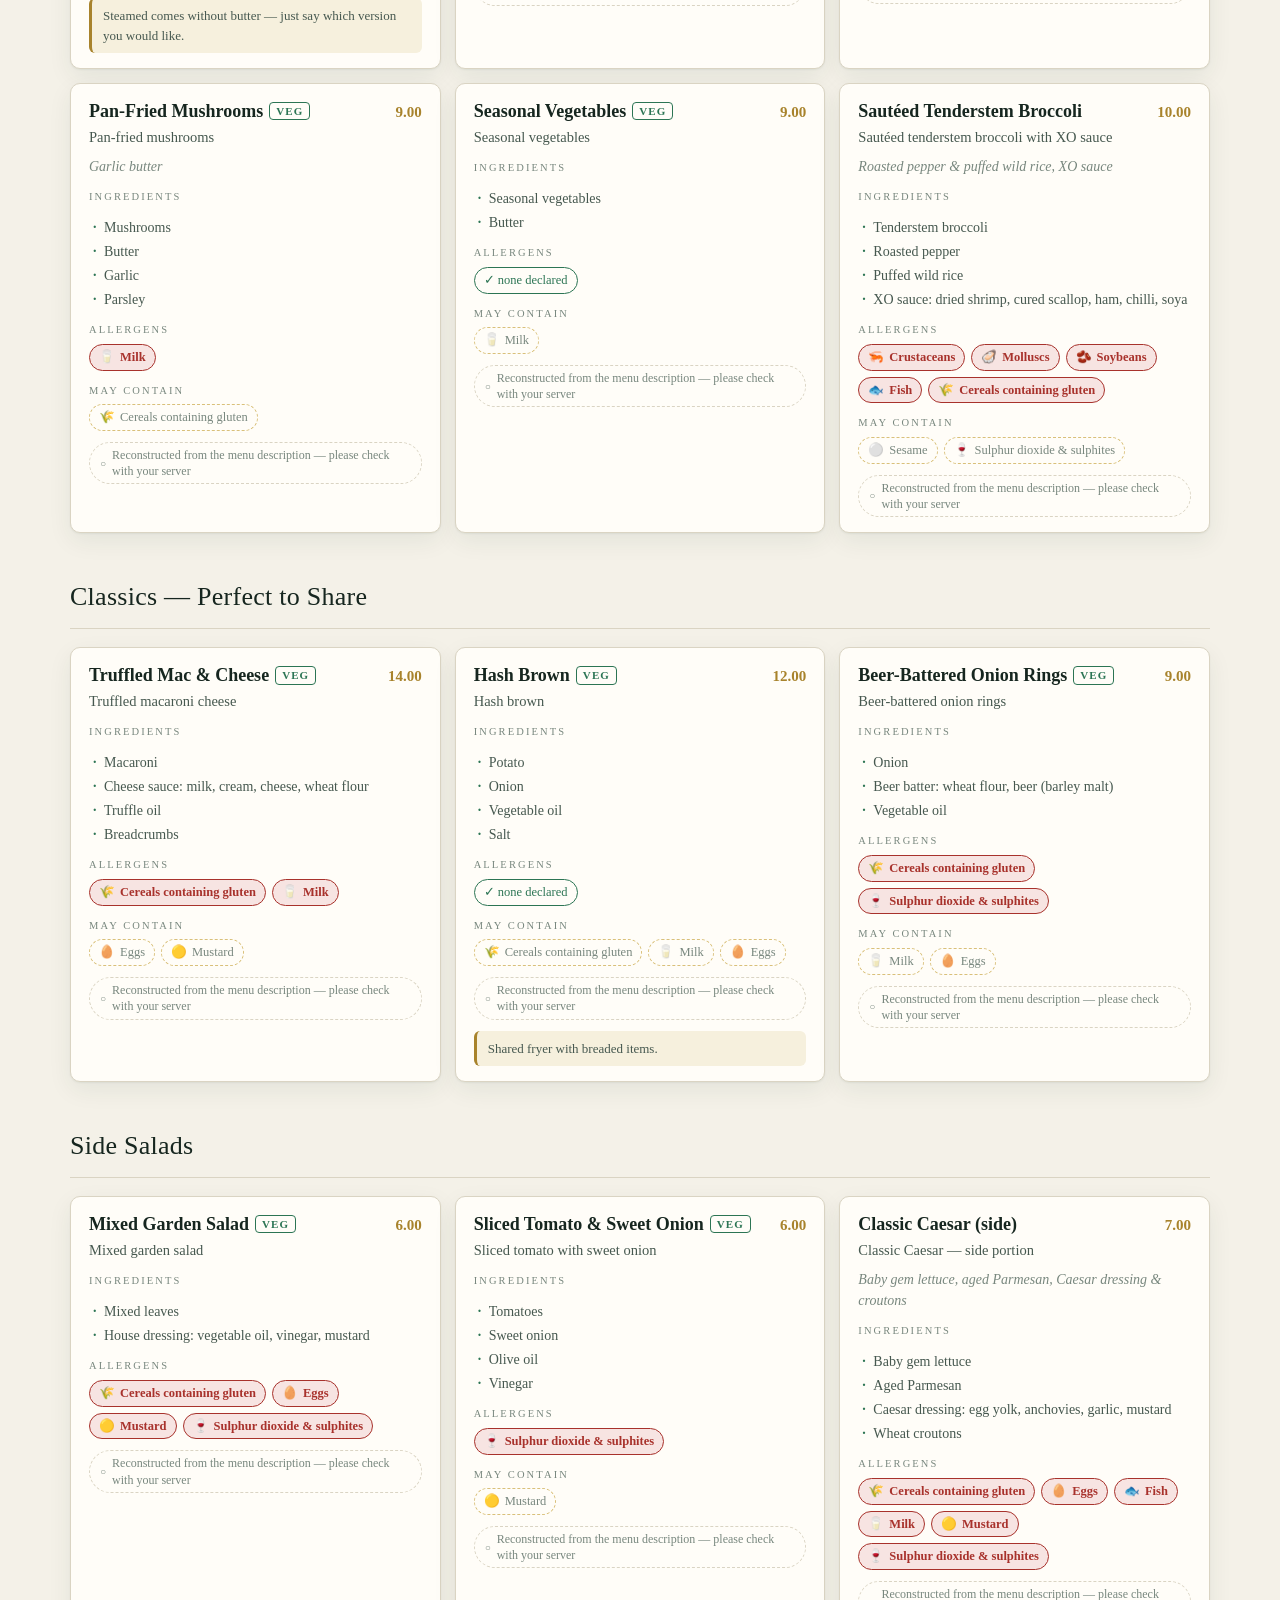
<file: dinner.html>
<!DOCTYPE html>
<html lang="uk">
<head>
<meta charset="utf-8">
<meta name="viewport" content="width=device-width, initial-scale=1">
<link rel="manifest" href="manifest.json">
<meta name="theme-color" content="#14322a">
<meta name="apple-mobile-web-app-capable" content="yes">
<meta name="apple-mobile-web-app-status-bar-style" content="black-translucent">
<meta name="apple-mobile-web-app-title" content="S&amp;W Menu">
<link rel="apple-touch-icon" href="assets/icons/icon-192.png">
<link rel="icon" href="assets/icons/icon-192.png">
<script src="assets/pwa.js"></script>
<title>Dinner — Smith &amp; Wollensky</title>
<link rel="stylesheet" href="assets/styles.css">
</head>
<body>

<header class="topbar">
  <div class="wrap">
    <a class="brand" href="index.html">
      <b>Smith &amp; Wollensky</b>
      <span data-i18n="brand.sub"></span>
    </a>
    <nav class="nav">
      <a href="index.html" data-i18n="nav.home"></a>
      <a href="brunch.html" data-i18n="nav.brunch"></a>
      <a href="lunch.html" data-i18n="nav.lunch"></a>
      <a href="dinner.html" aria-current="page" data-i18n="nav.dinner"></a>
      <a href="canapes.html" data-i18n="nav.canapes"></a>
      <a href="desserts.html" data-i18n="nav.desserts"></a>
      <a href="drinks.html" data-i18n="nav.drinks"></a>
      <a href="allergens.html" data-i18n="nav.allergens"></a>
    </nav>
  </div>
</header>

<div id="toolbar"></div>

<main class="wrap">
  <section class="hero">
    <h1>Dinner Menu</h1>
    <div class="rule"></div>
    <p data-i18n="page.dinner.lead"></p>
  </section>

  <div class="notice" data-i18n="notice.menu"></div>

  <div id="menu"></div>
  <div id="setmenu"></div>
</main>

<footer>
  <div class="wrap">
    <span><a href="index.html" data-i18n="footer.back"></a></span>
    <span data-i18n="footer.prices"></span>
  </div>
</footer>

<script src="assets/i18n.js"></script>
<script src="assets/lexicon.js"></script>
<script src="assets/allergens.js"></script>
<script src="assets/data-food.js"></script>
<script src="assets/data-drinks.js"></script>
<script src="assets/data-official.js"></script>
<script src="assets/data-desserts.js"></script>
<script src="assets/data-spirits.js"></script>
<script src="assets/overrides.js"></script>
<script src="assets/schedule.js"></script>
<script src="assets/ui.js"></script>
<script src="assets/app.js"></script>
<script>initPage({ kind: 'menu', menu: 'dinner' });</script>
</body>
</html>
</file>
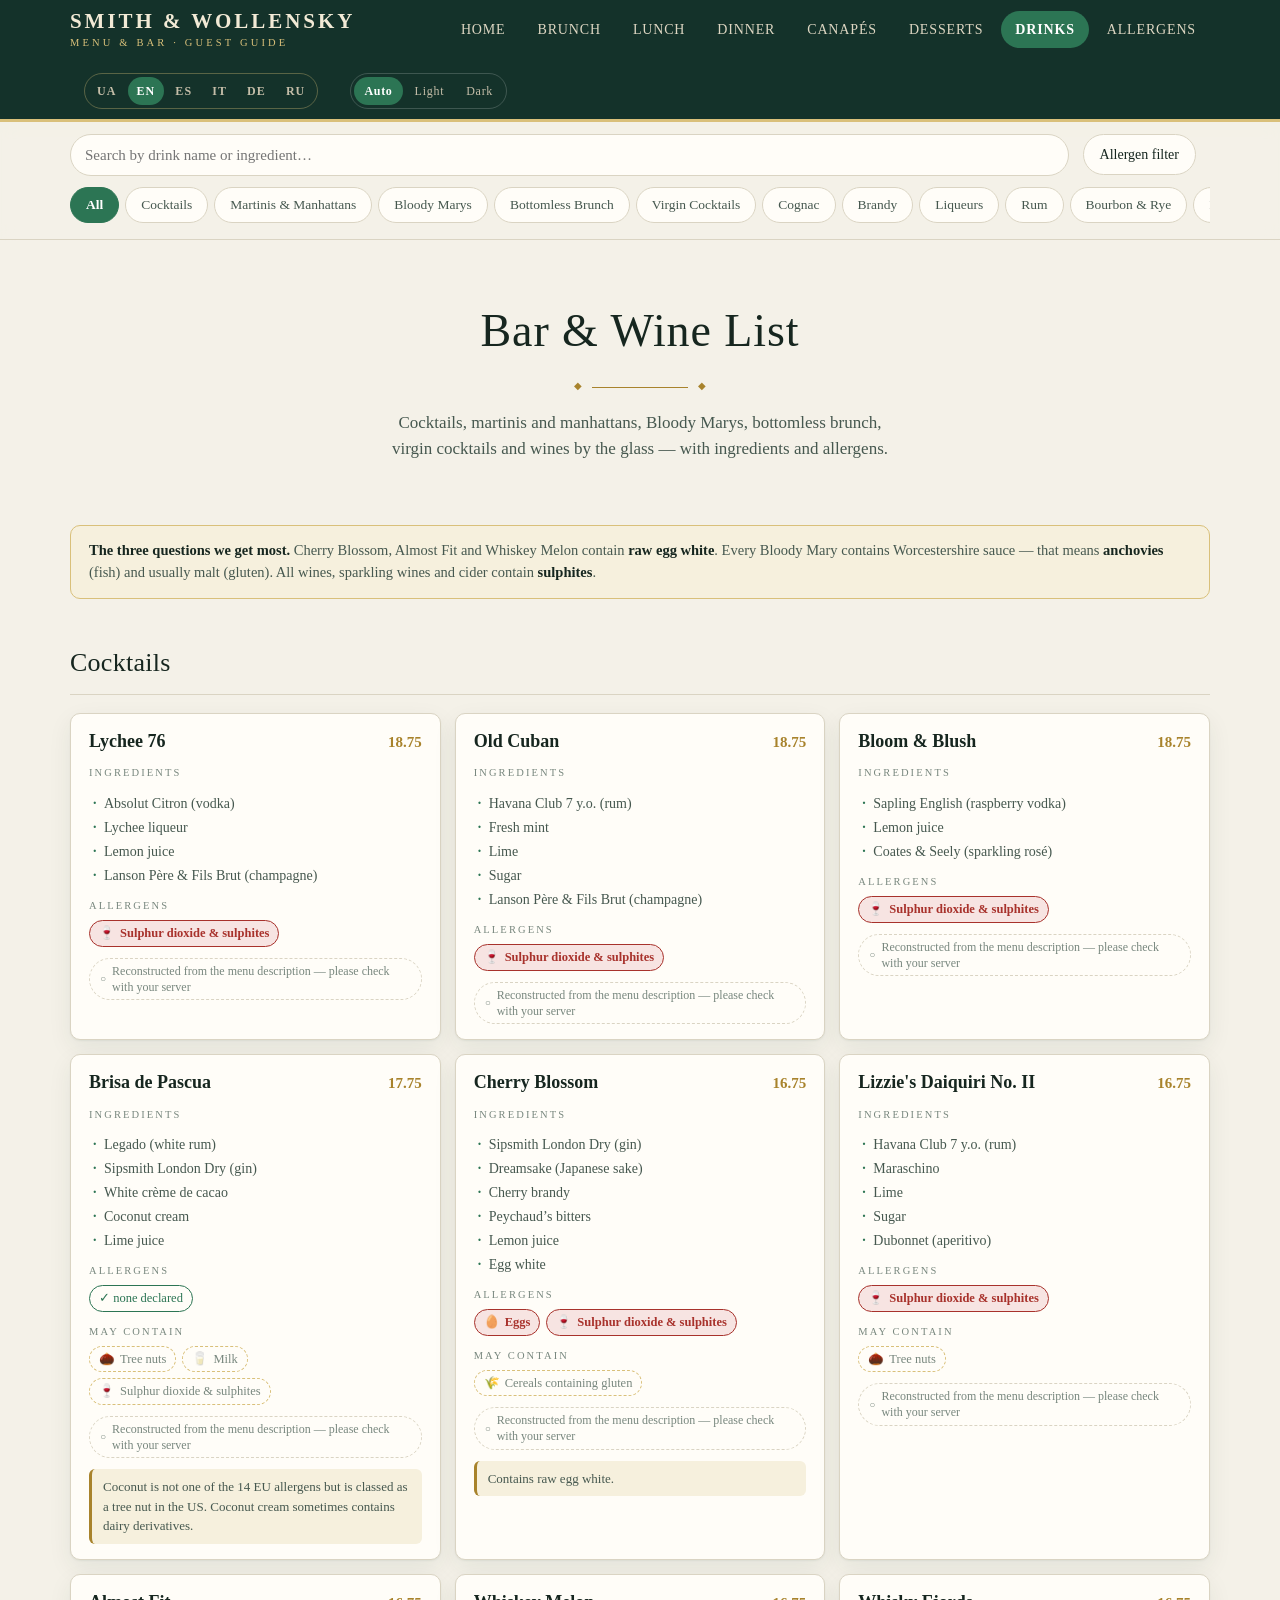
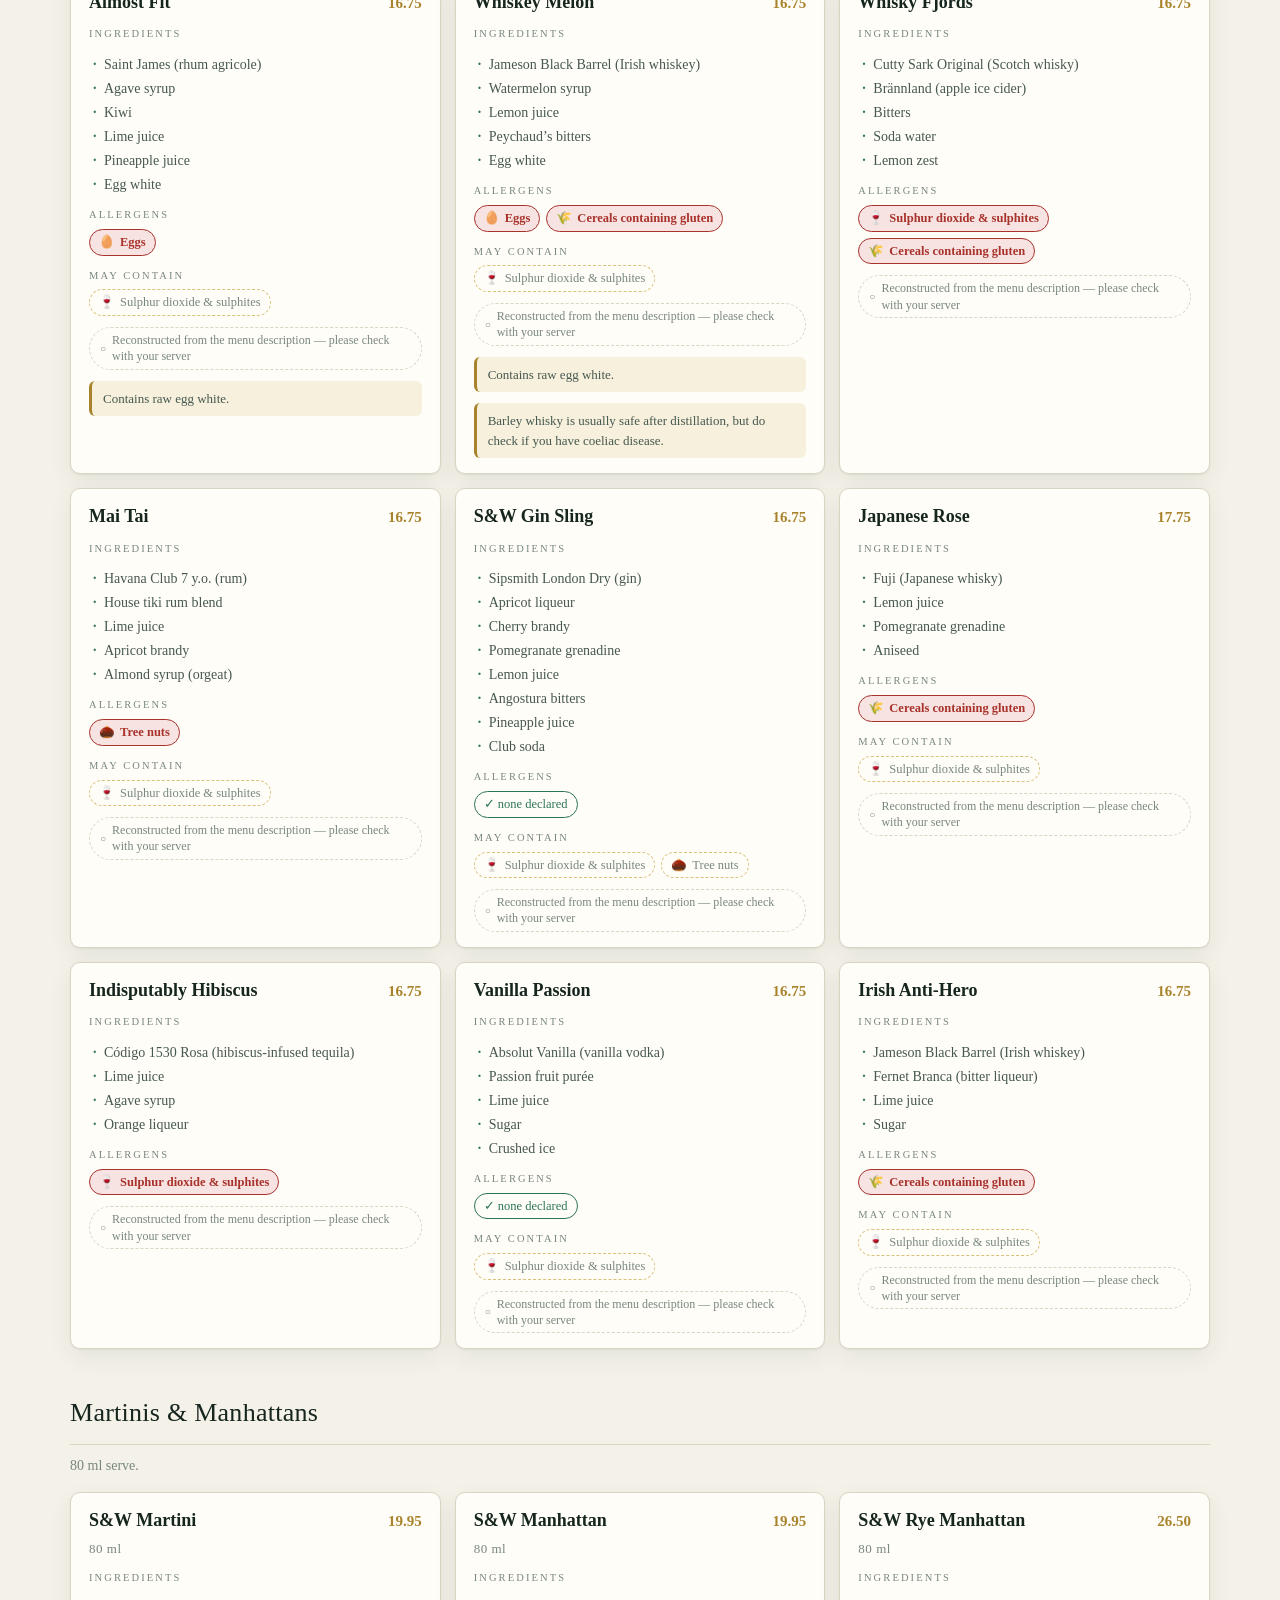
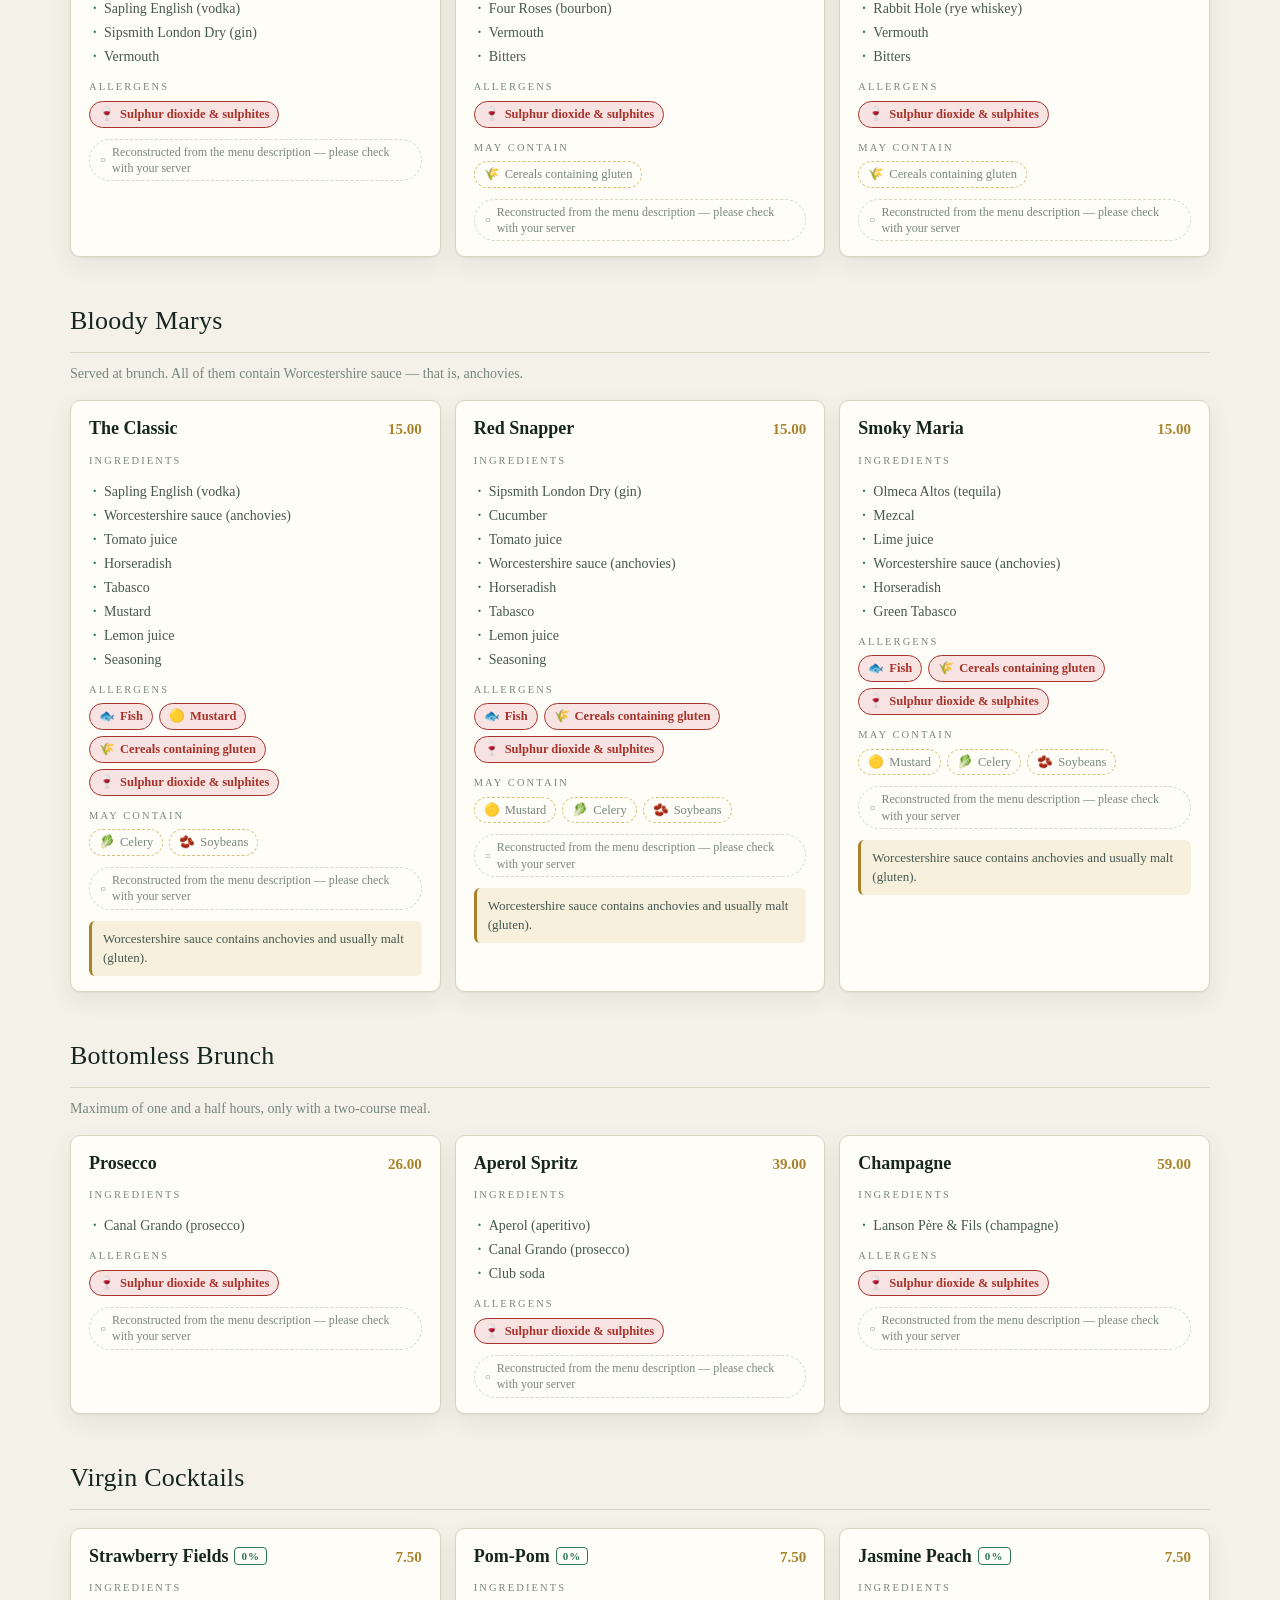
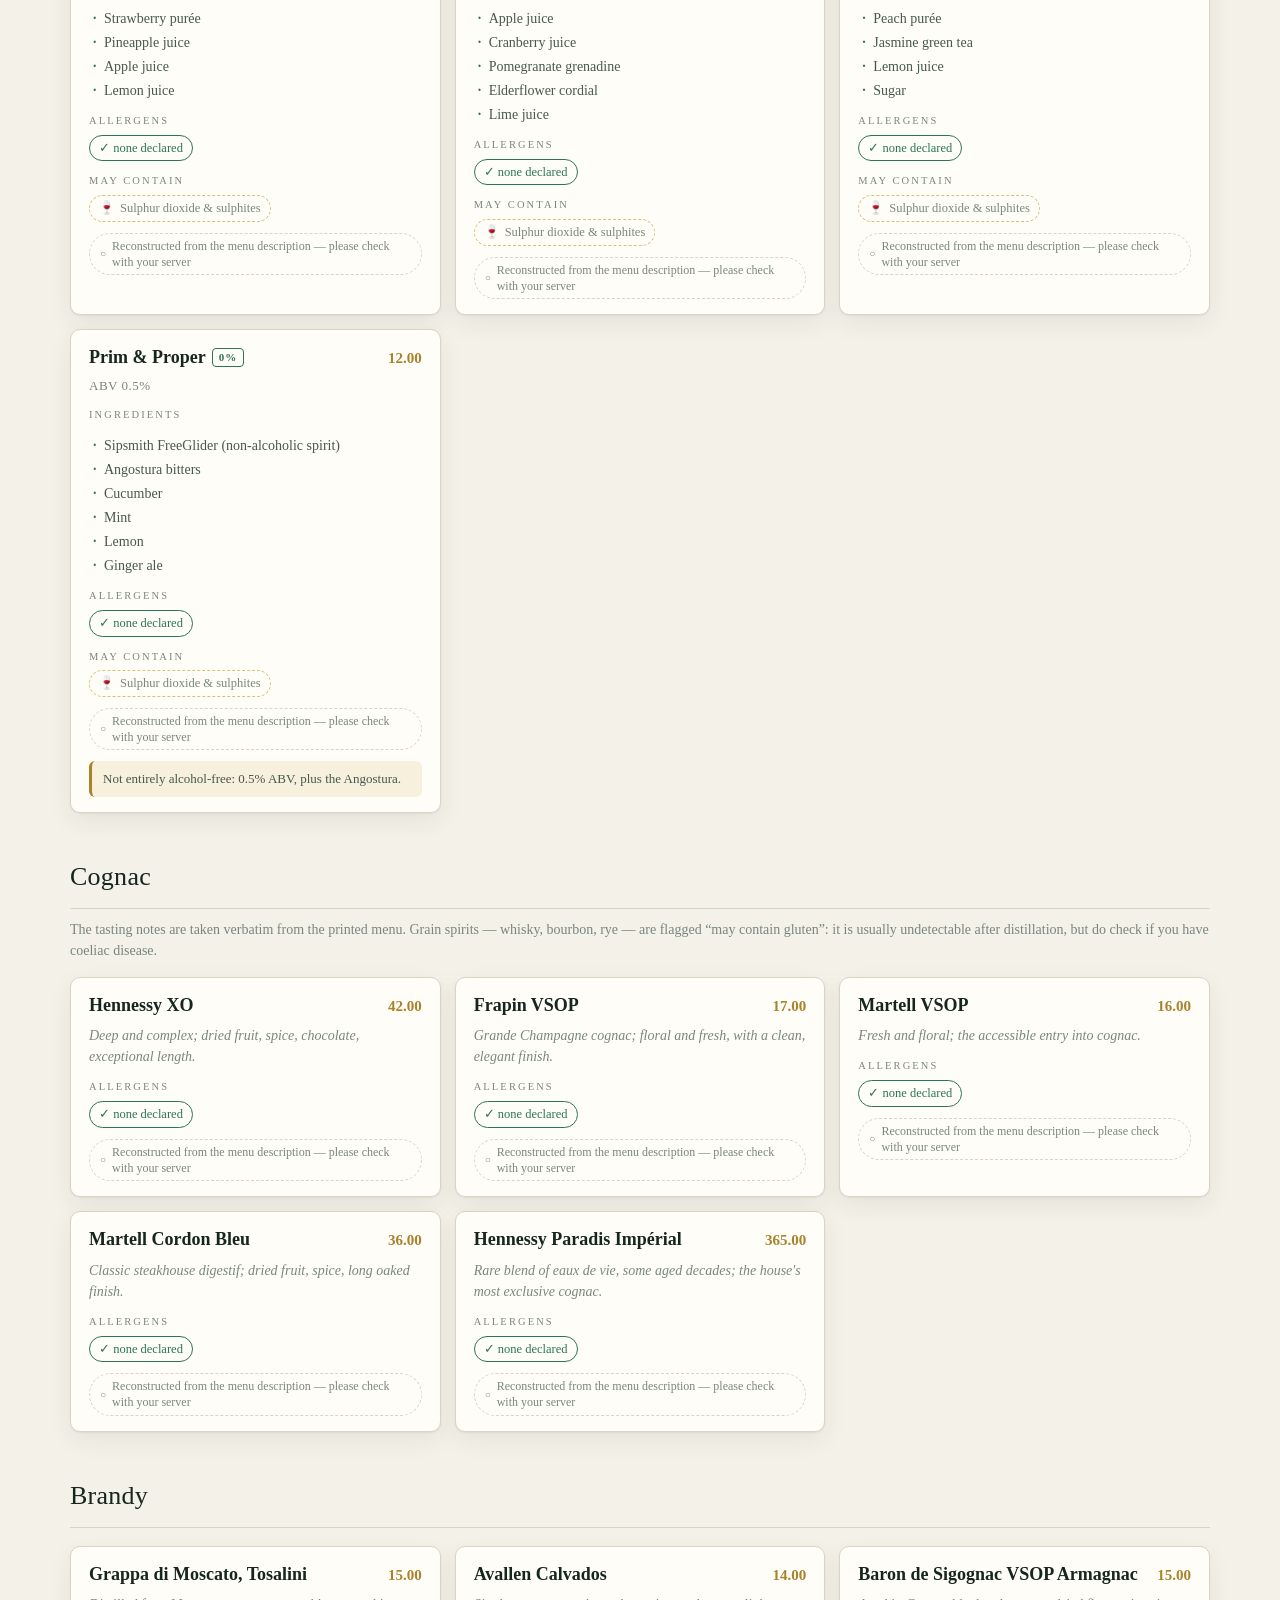
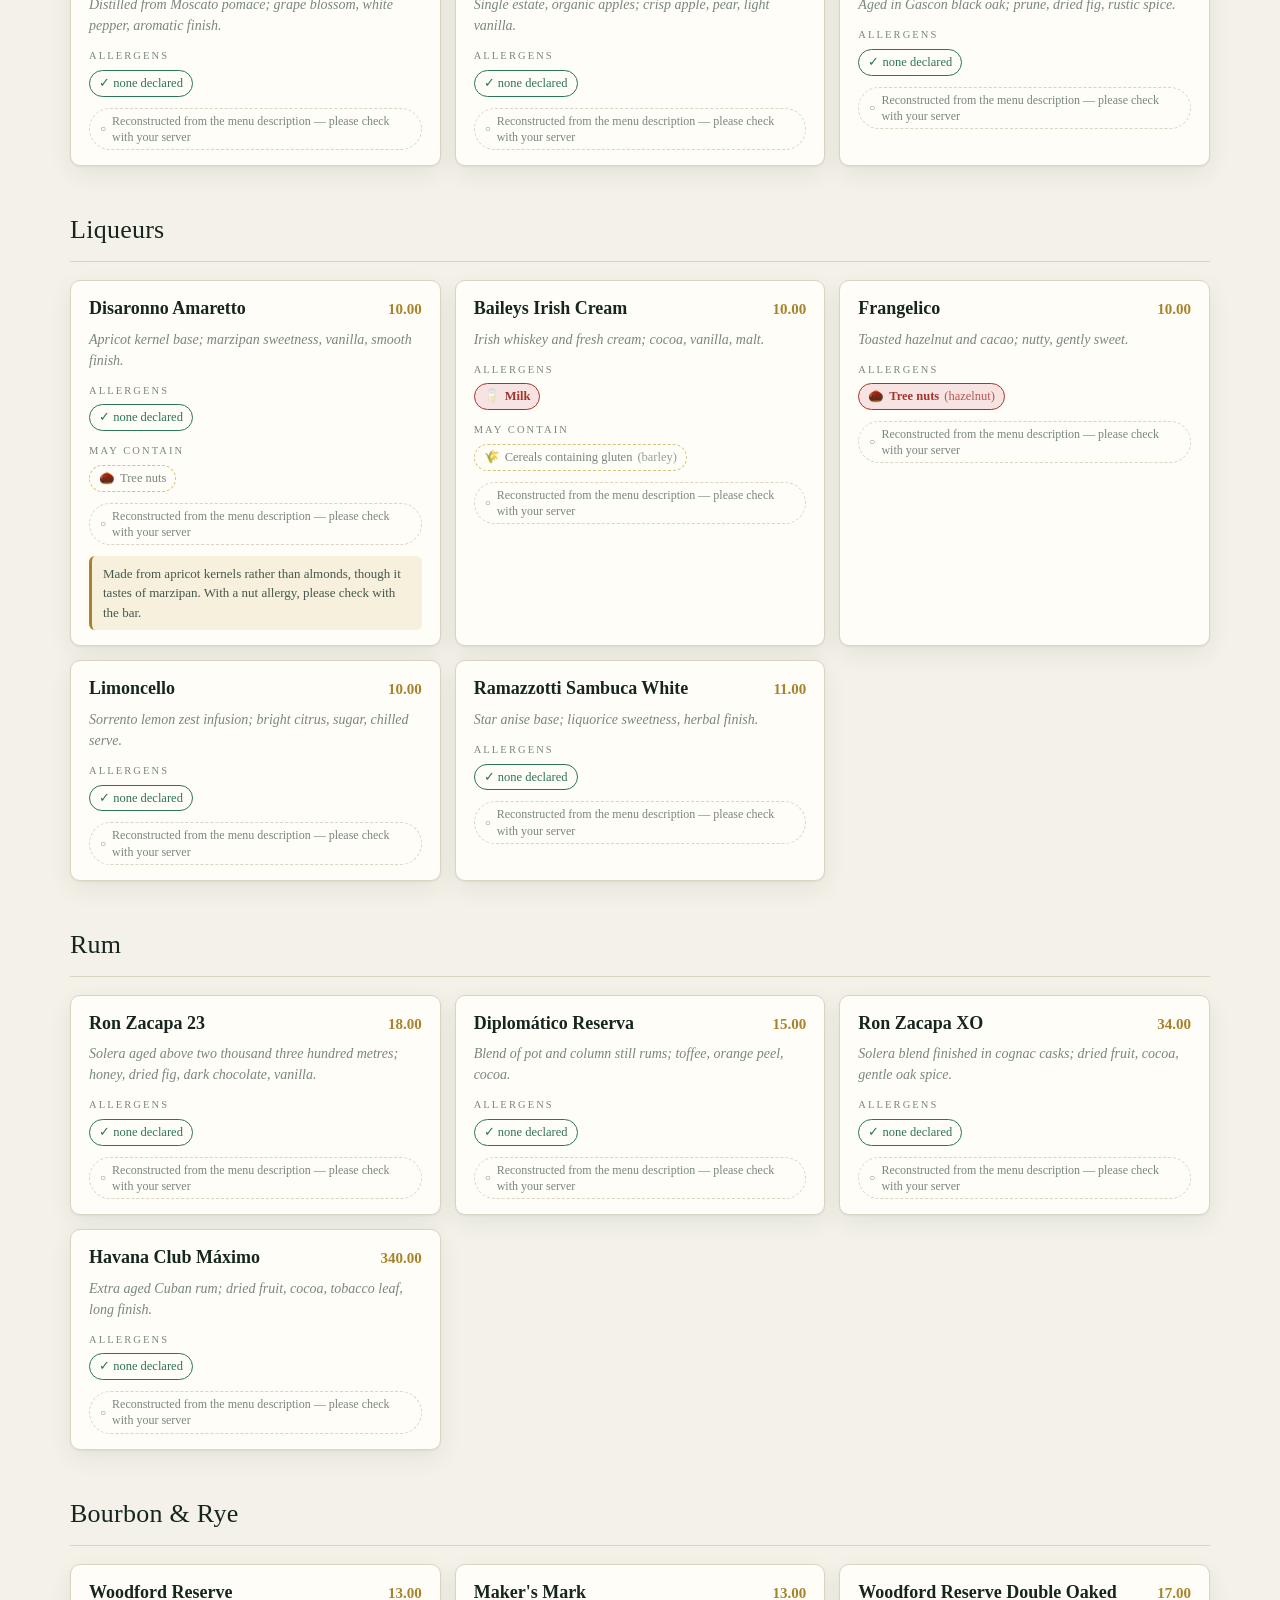
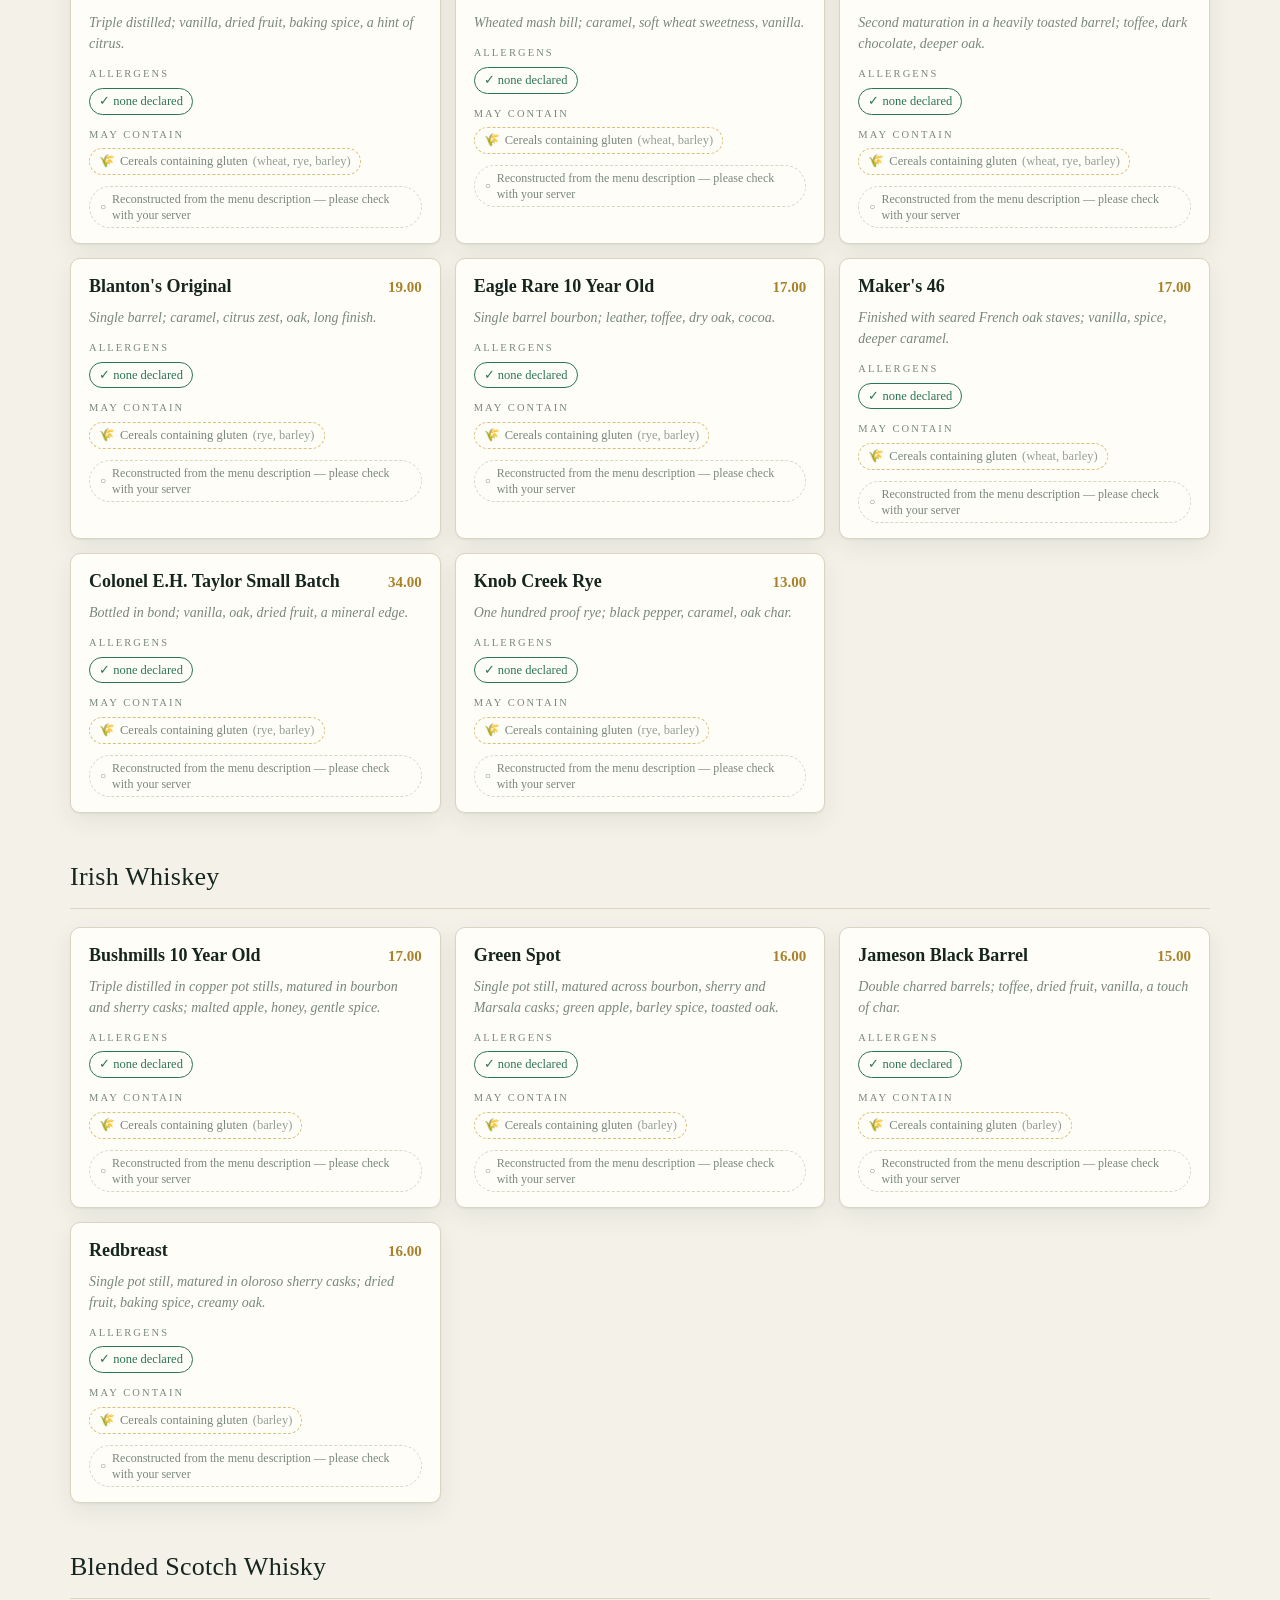
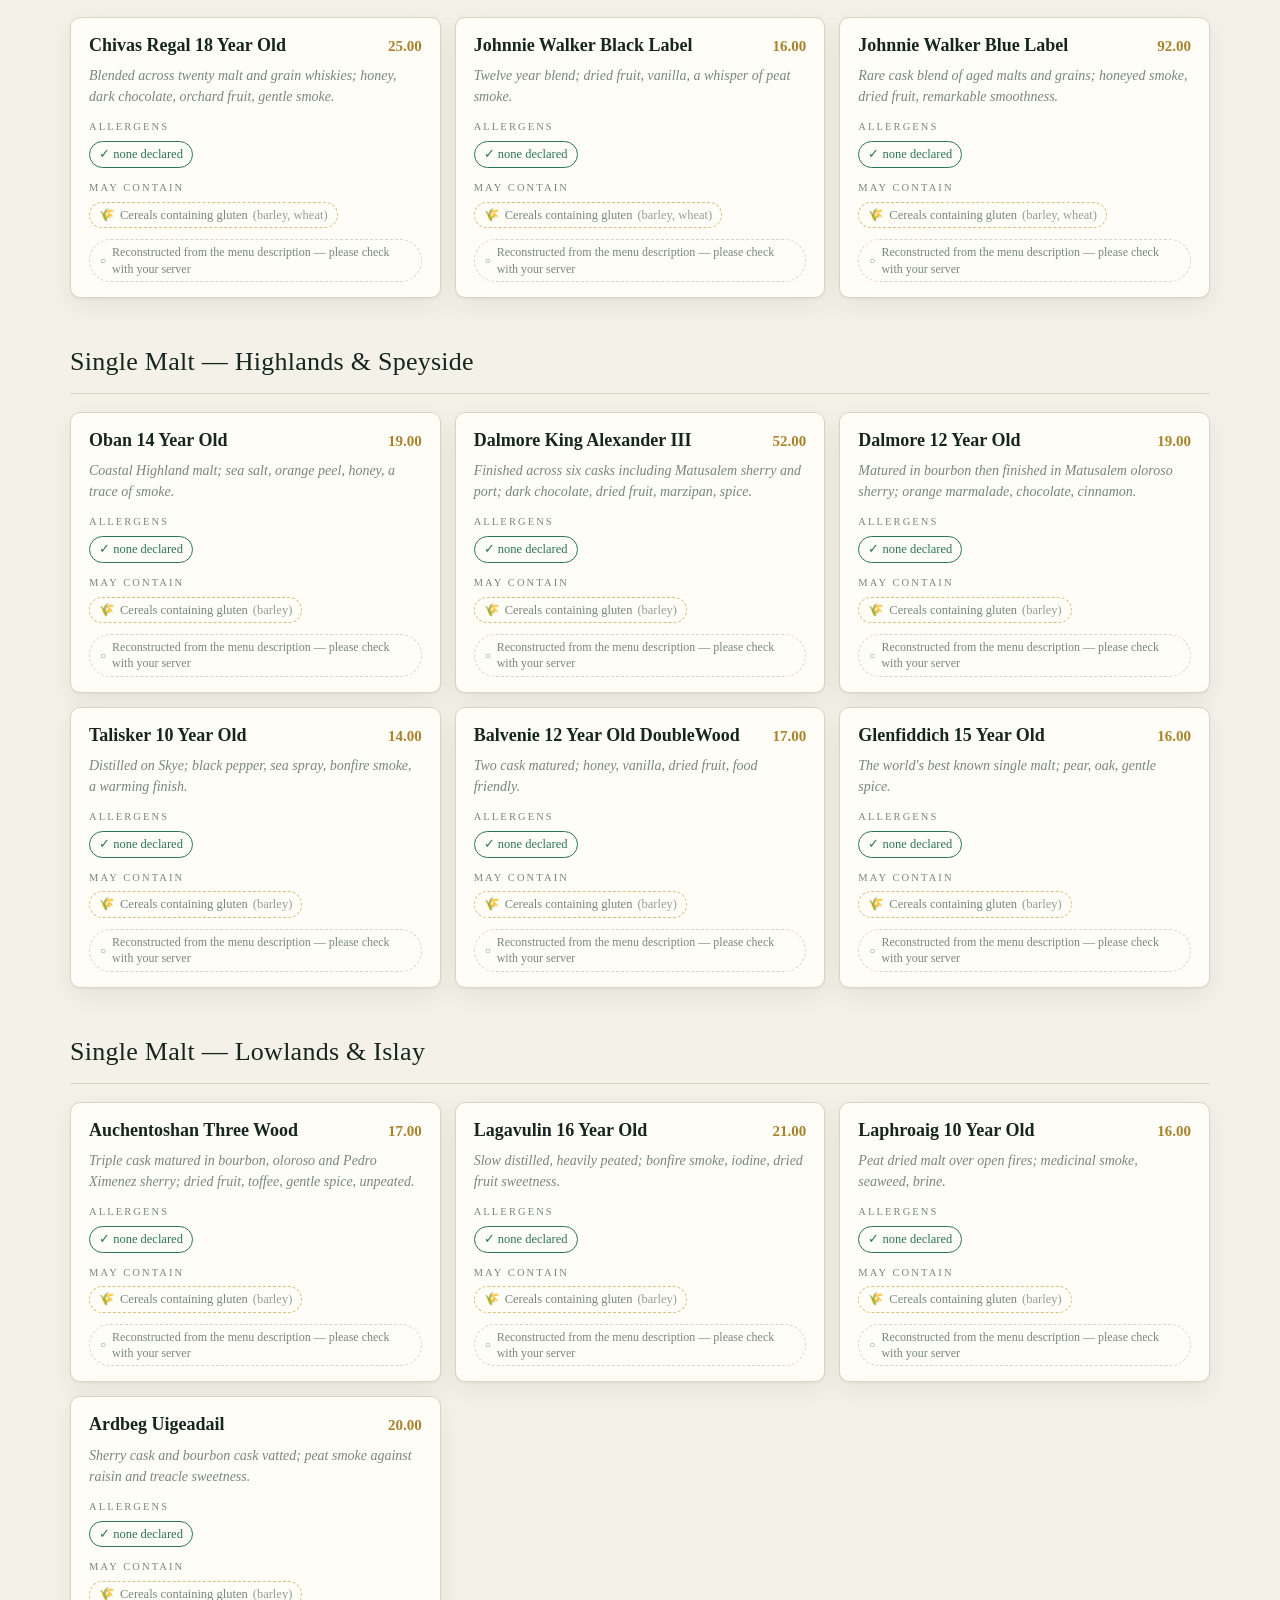
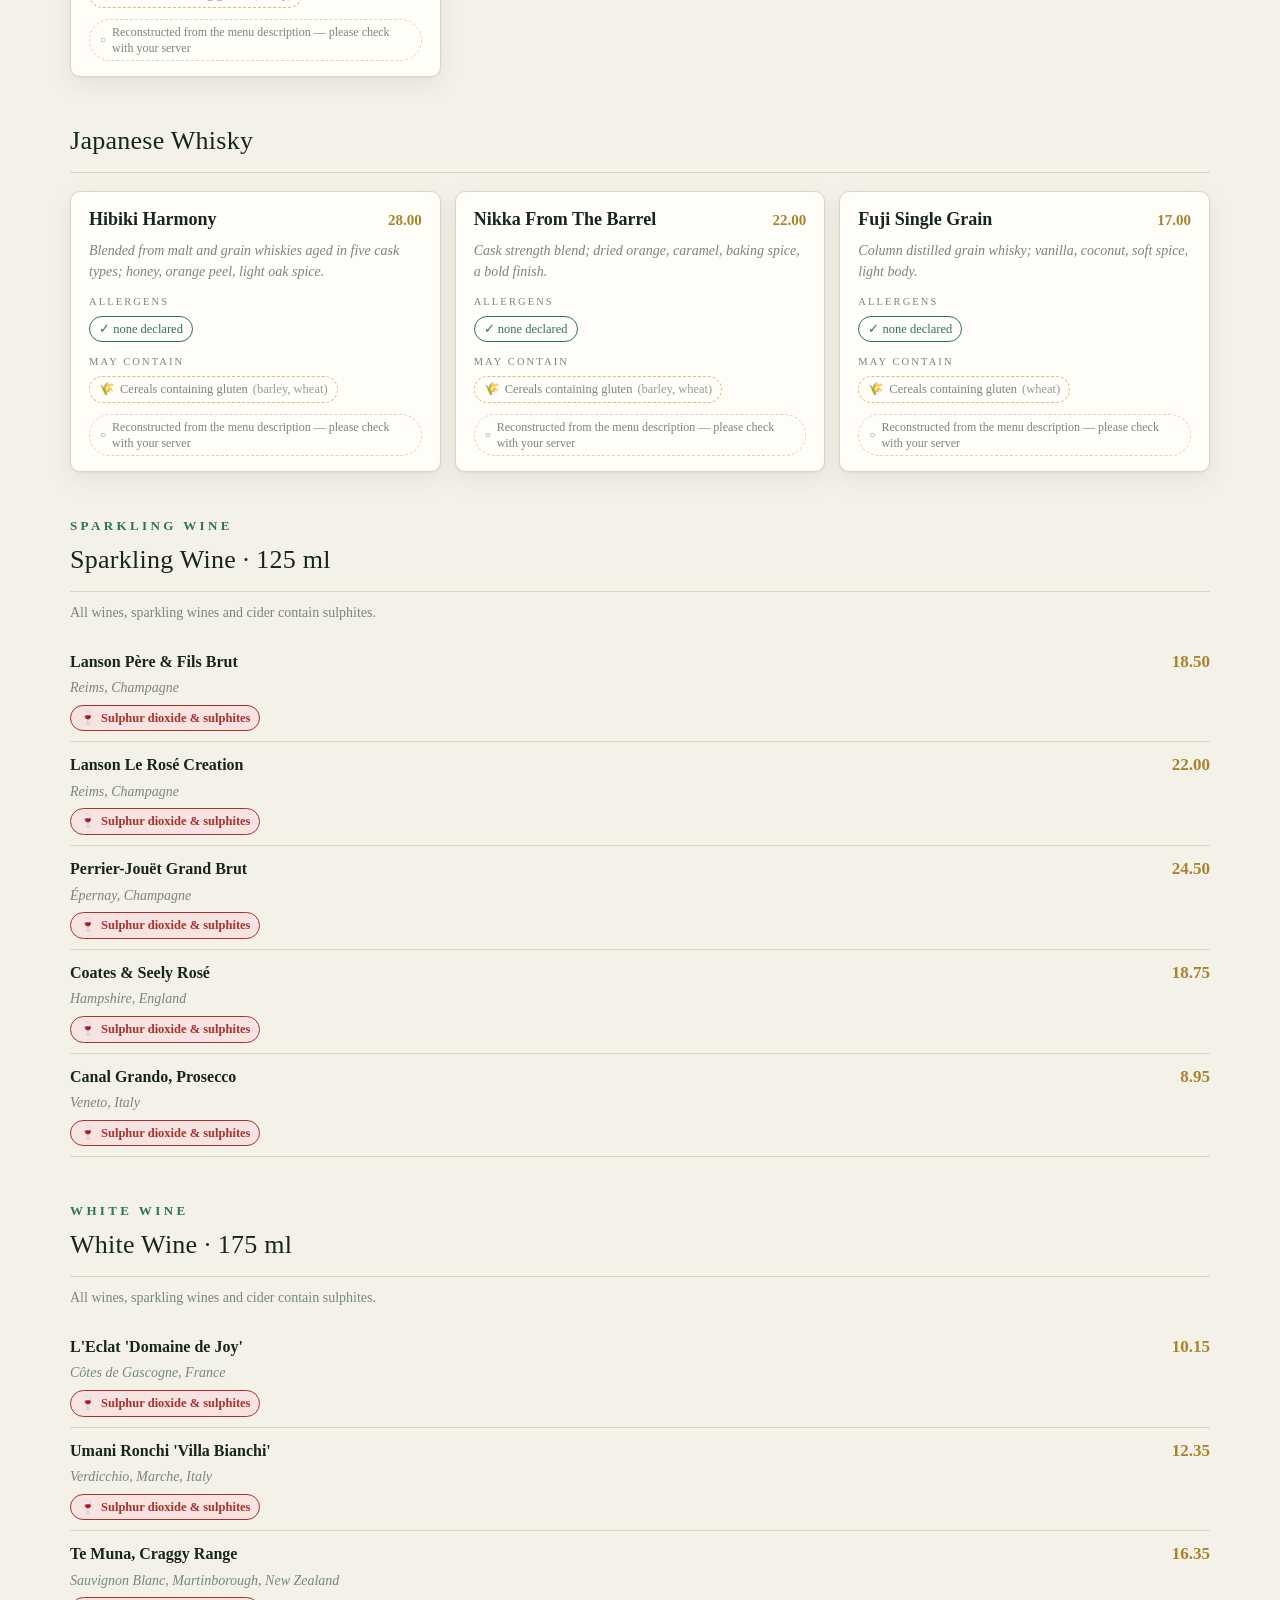
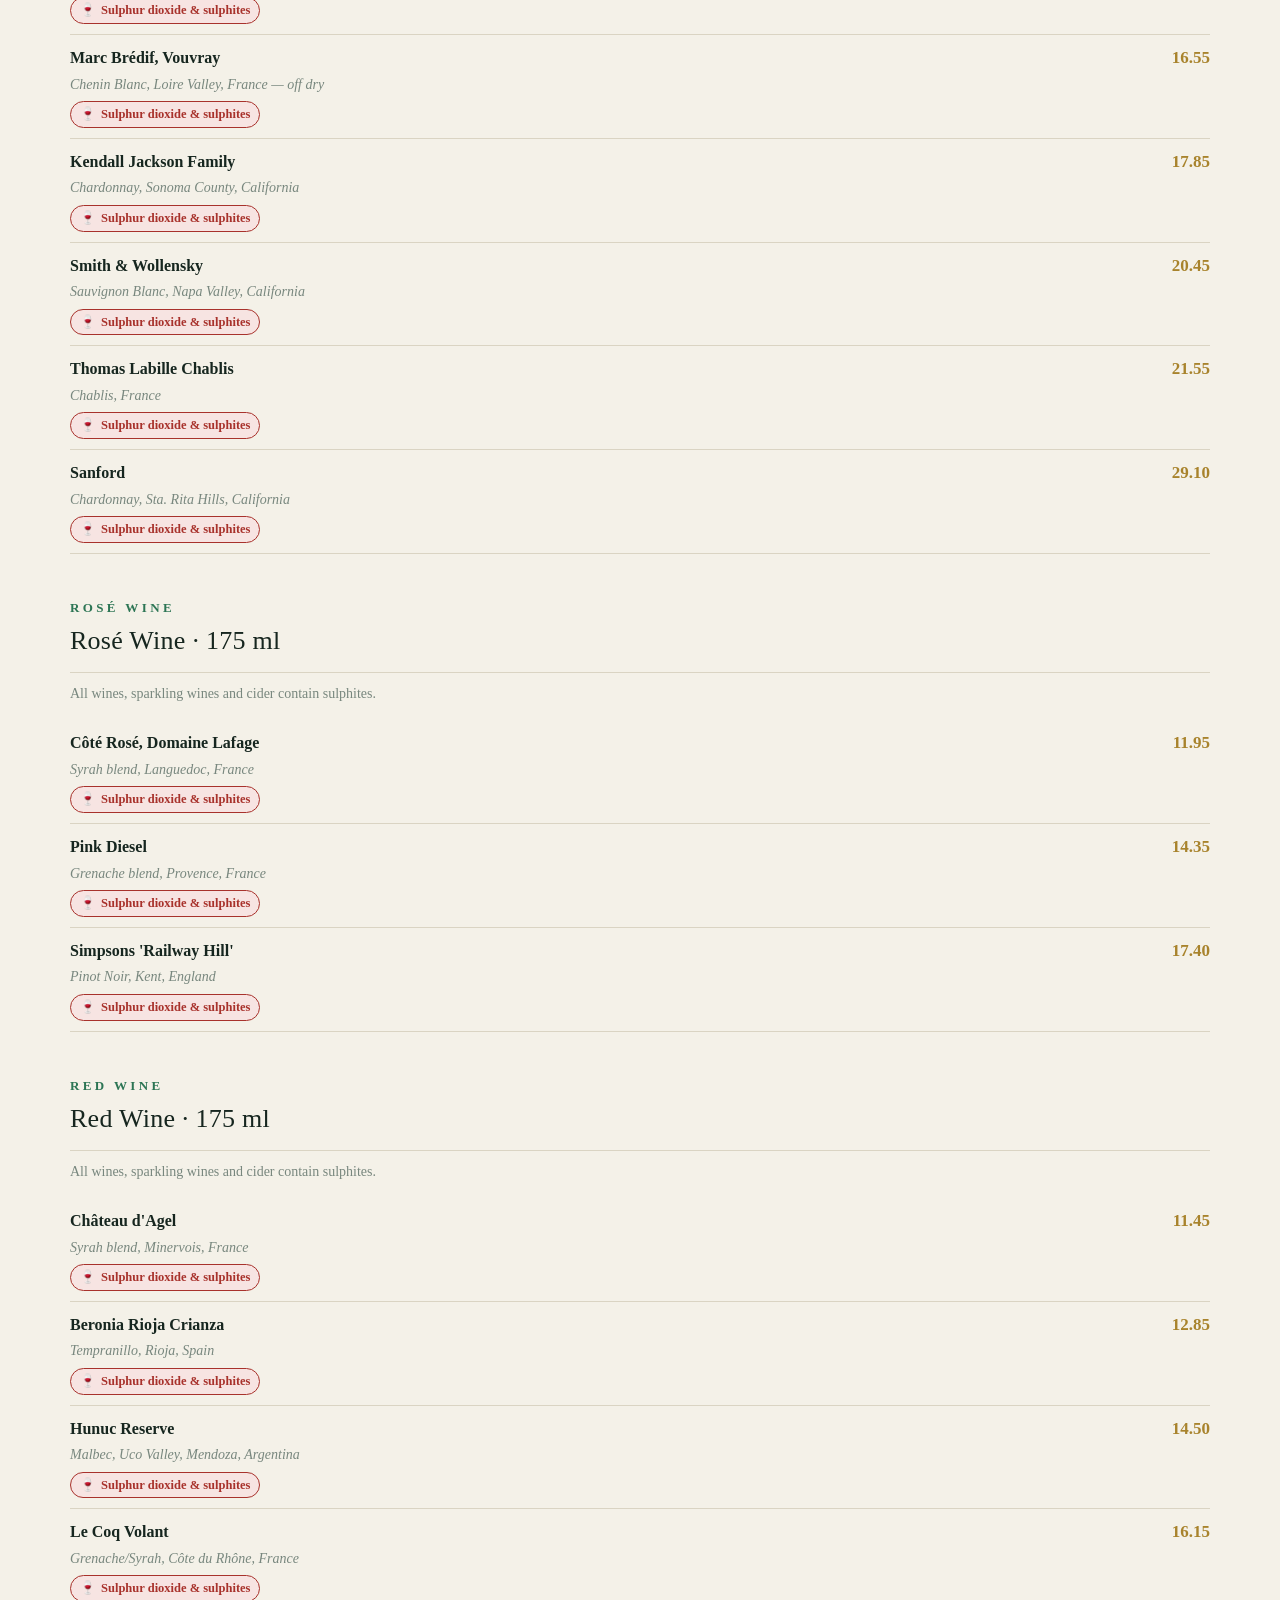
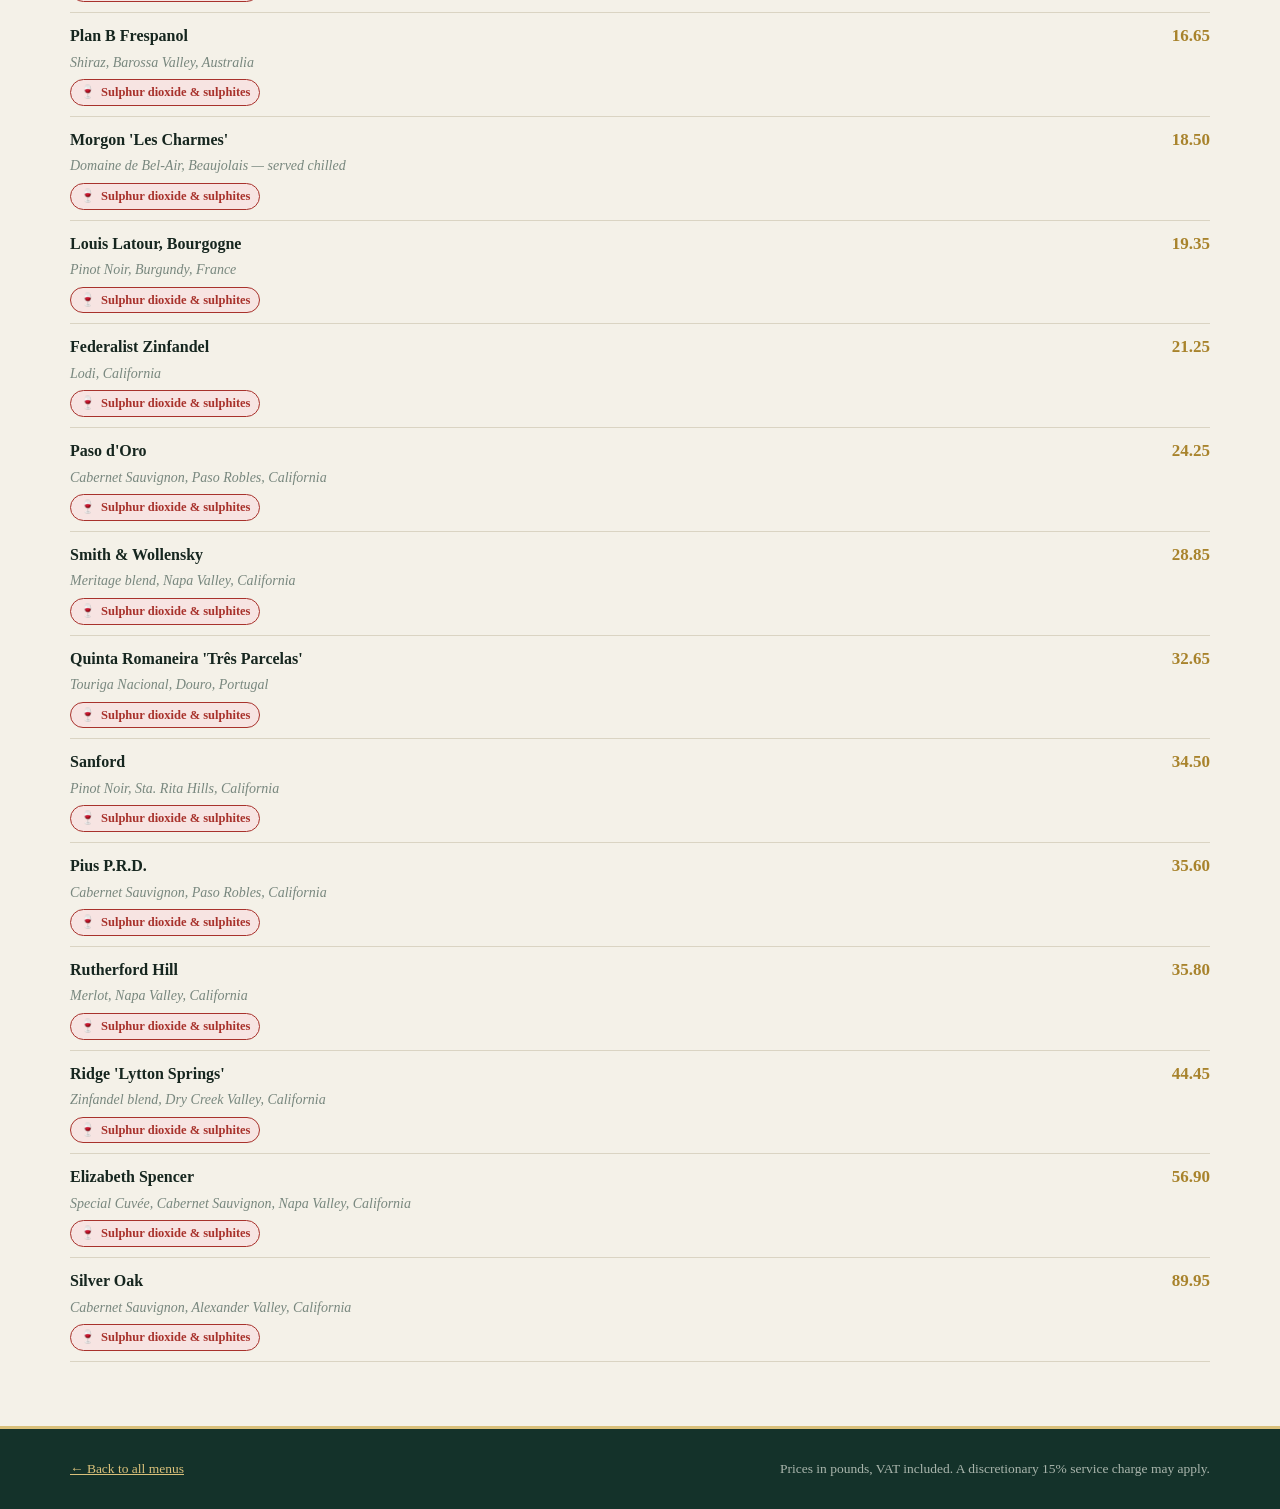
<file: drinks.html>
<!DOCTYPE html>
<html lang="uk">
<head>
<meta charset="utf-8">
<meta name="viewport" content="width=device-width, initial-scale=1">
<link rel="manifest" href="manifest.json">
<meta name="theme-color" content="#14322a">
<meta name="apple-mobile-web-app-capable" content="yes">
<meta name="apple-mobile-web-app-status-bar-style" content="black-translucent">
<meta name="apple-mobile-web-app-title" content="S&amp;W Menu">
<link rel="apple-touch-icon" href="assets/icons/icon-192.png">
<link rel="icon" href="assets/icons/icon-192.png">
<script src="assets/pwa.js"></script>
<title>Bar &amp; Wine — Smith &amp; Wollensky</title>
<link rel="stylesheet" href="assets/styles.css">
</head>
<body>

<header class="topbar">
  <div class="wrap">
    <a class="brand" href="index.html">
      <b>Smith &amp; Wollensky</b>
      <span data-i18n="brand.sub"></span>
    </a>
    <nav class="nav">
      <a href="index.html" data-i18n="nav.home"></a>
      <a href="brunch.html" data-i18n="nav.brunch"></a>
      <a href="lunch.html" data-i18n="nav.lunch"></a>
      <a href="dinner.html" data-i18n="nav.dinner"></a>
      <a href="canapes.html" data-i18n="nav.canapes"></a>
      <a href="desserts.html" data-i18n="nav.desserts"></a>
      <a href="drinks.html" aria-current="page" data-i18n="nav.drinks"></a>
      <a href="allergens.html" data-i18n="nav.allergens"></a>
    </nav>
  </div>
</header>

<div id="toolbar"></div>

<main class="wrap">
  <section class="hero">
    <h1 data-i18n="page.drinks.title"></h1>
    <div class="rule"></div>
    <p data-i18n="page.drinks.lead"></p>
  </section>

  <div class="notice" data-i18n="notice.drinks"></div>

  <div id="drinks"></div>
</main>

<footer>
  <div class="wrap">
    <span><a href="index.html" data-i18n="footer.back"></a></span>
    <span data-i18n="footer.prices"></span>
  </div>
</footer>

<script src="assets/i18n.js"></script>
<script src="assets/lexicon.js"></script>
<script src="assets/allergens.js"></script>
<script src="assets/data-food.js"></script>
<script src="assets/data-drinks.js"></script>
<script src="assets/data-official.js"></script>
<script src="assets/data-desserts.js"></script>
<script src="assets/data-spirits.js"></script>
<script src="assets/overrides.js"></script>
<script src="assets/schedule.js"></script>
<script src="assets/ui.js"></script>
<script src="assets/app.js"></script>
<script>initPage({ kind: 'drinks' });</script>
</body>
</html>
</file>
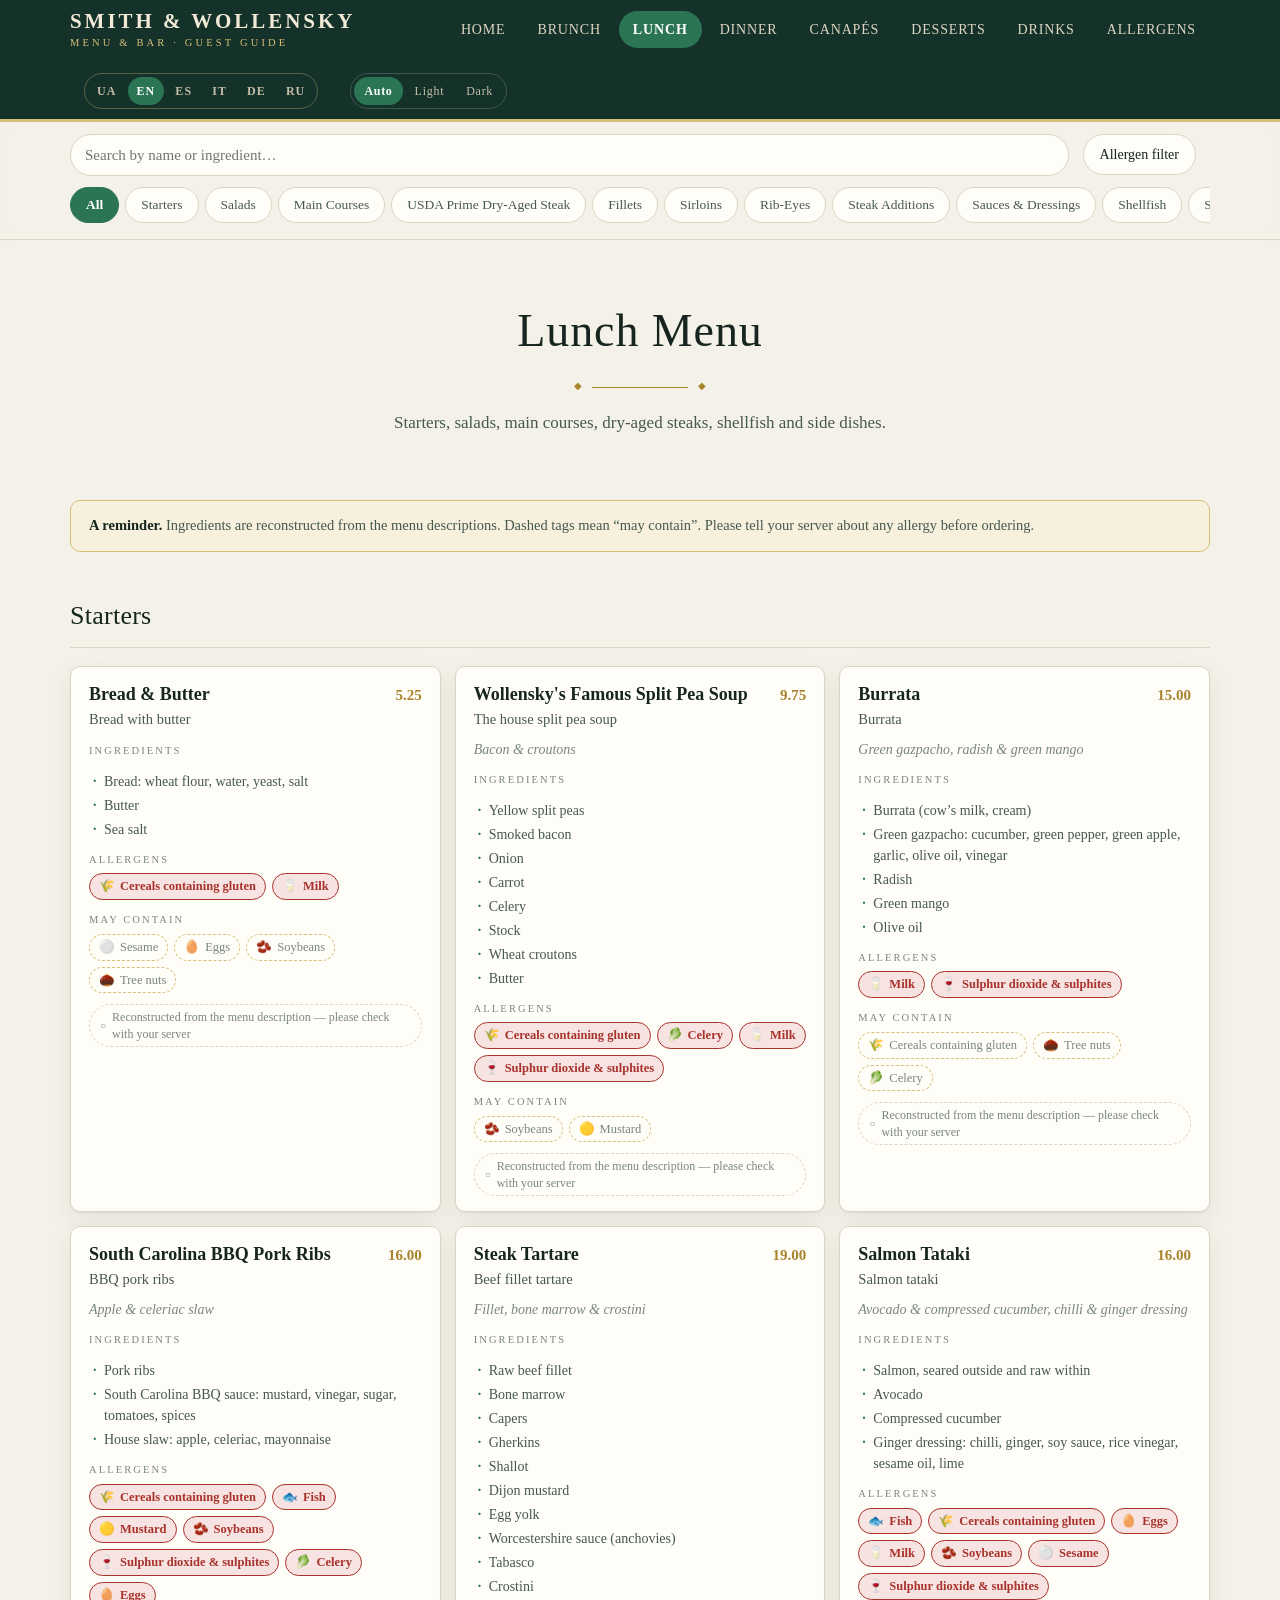
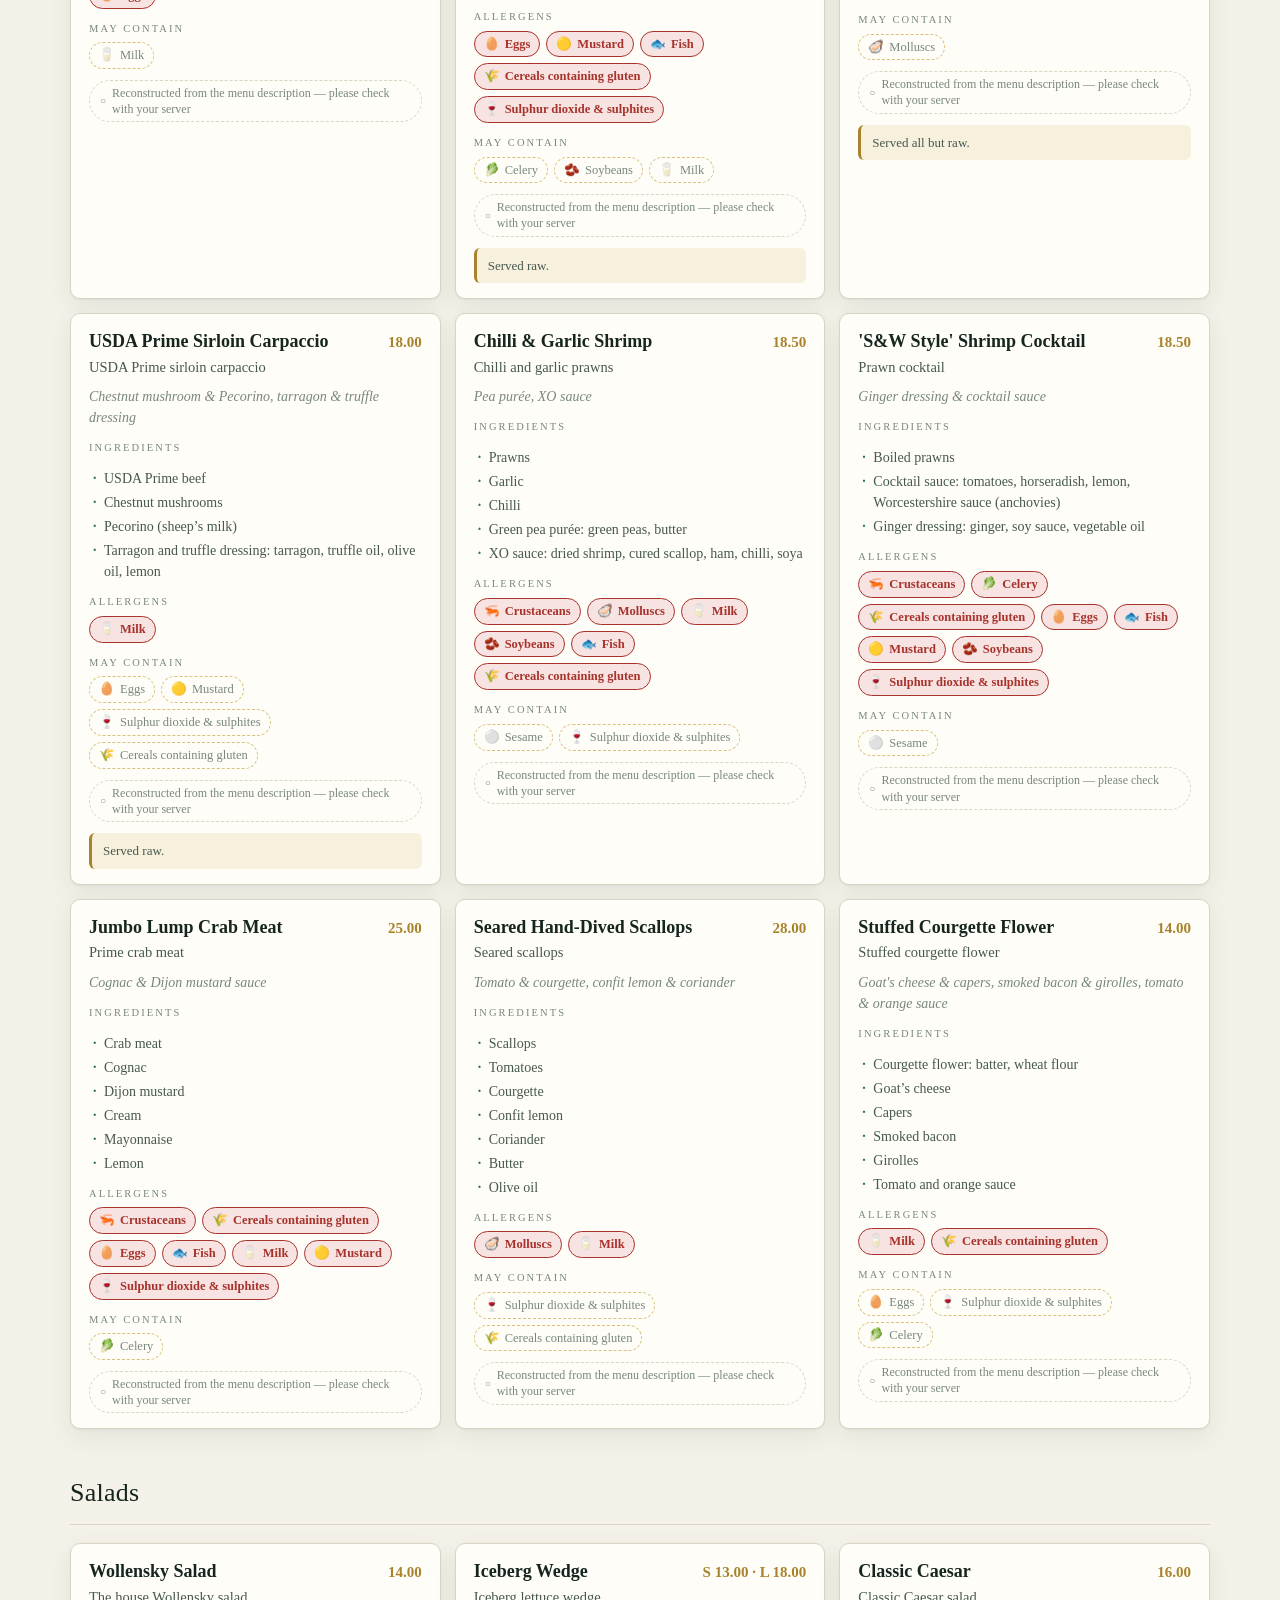
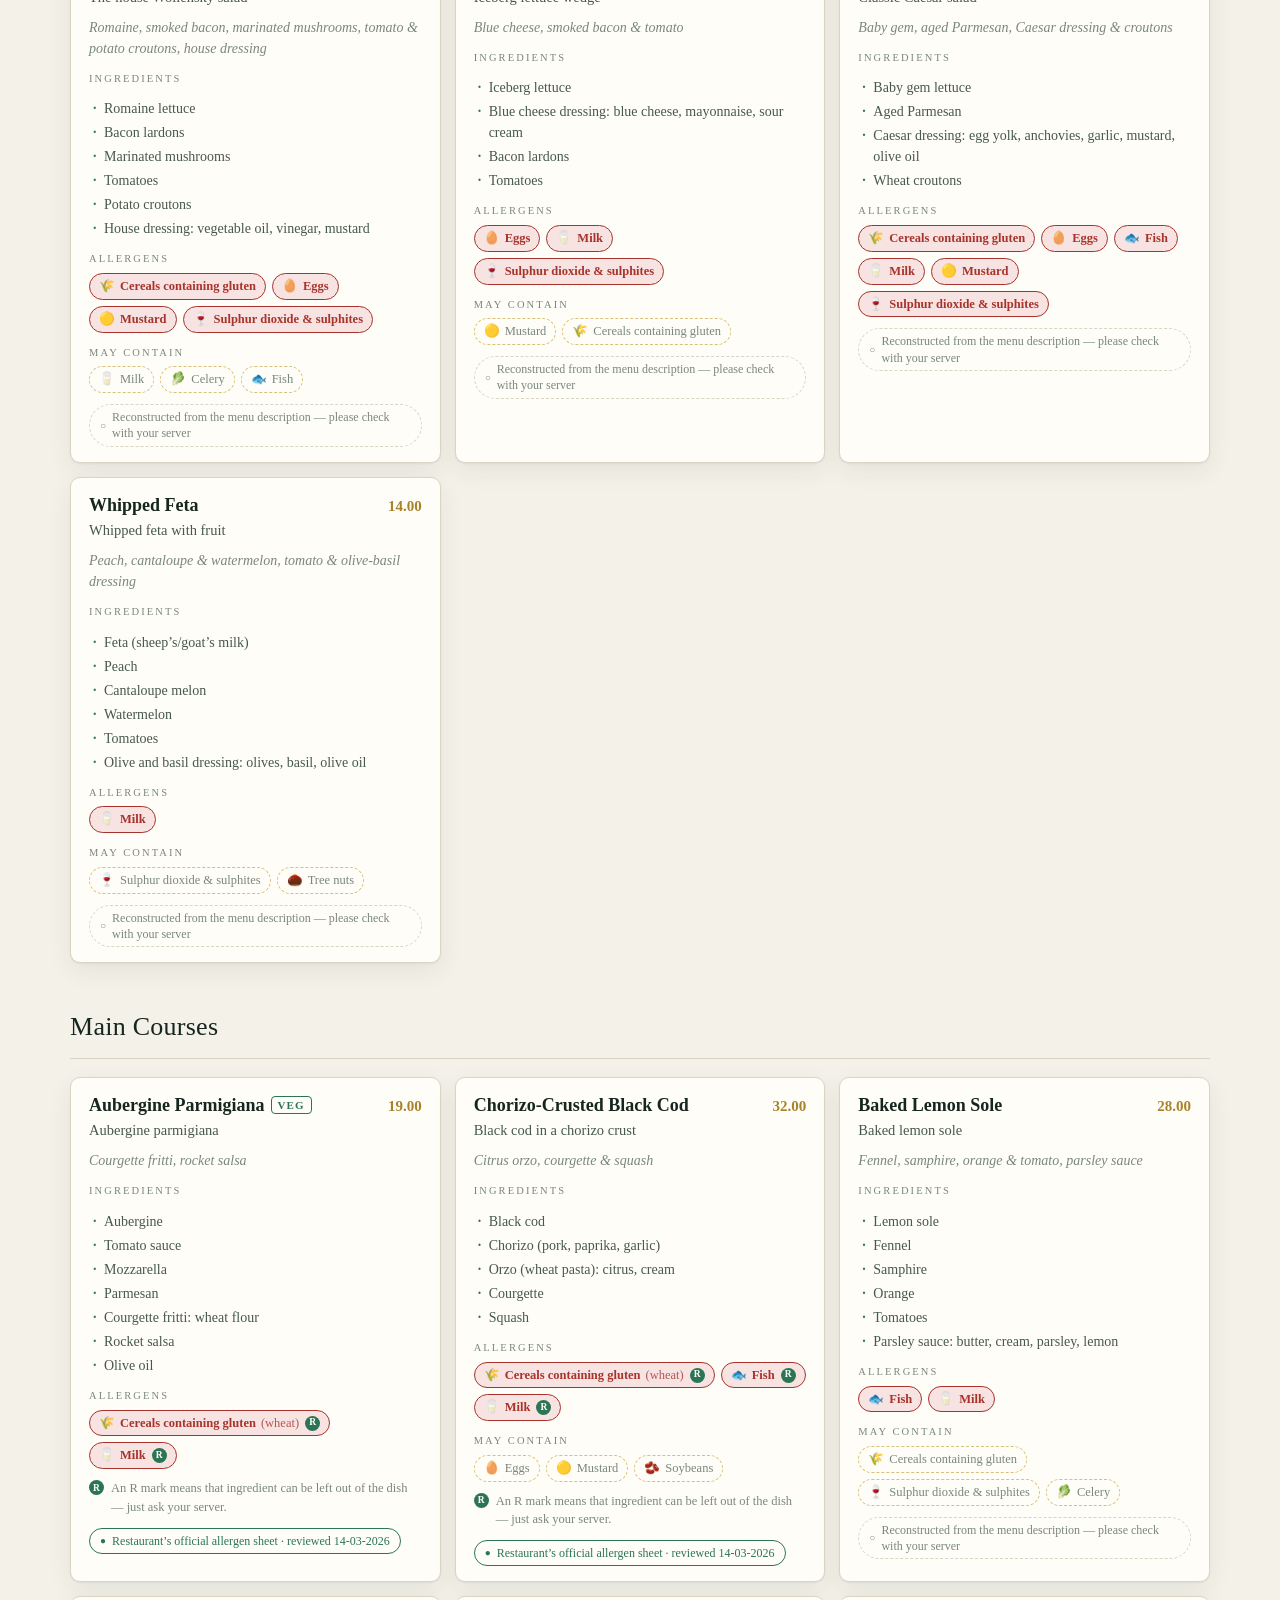
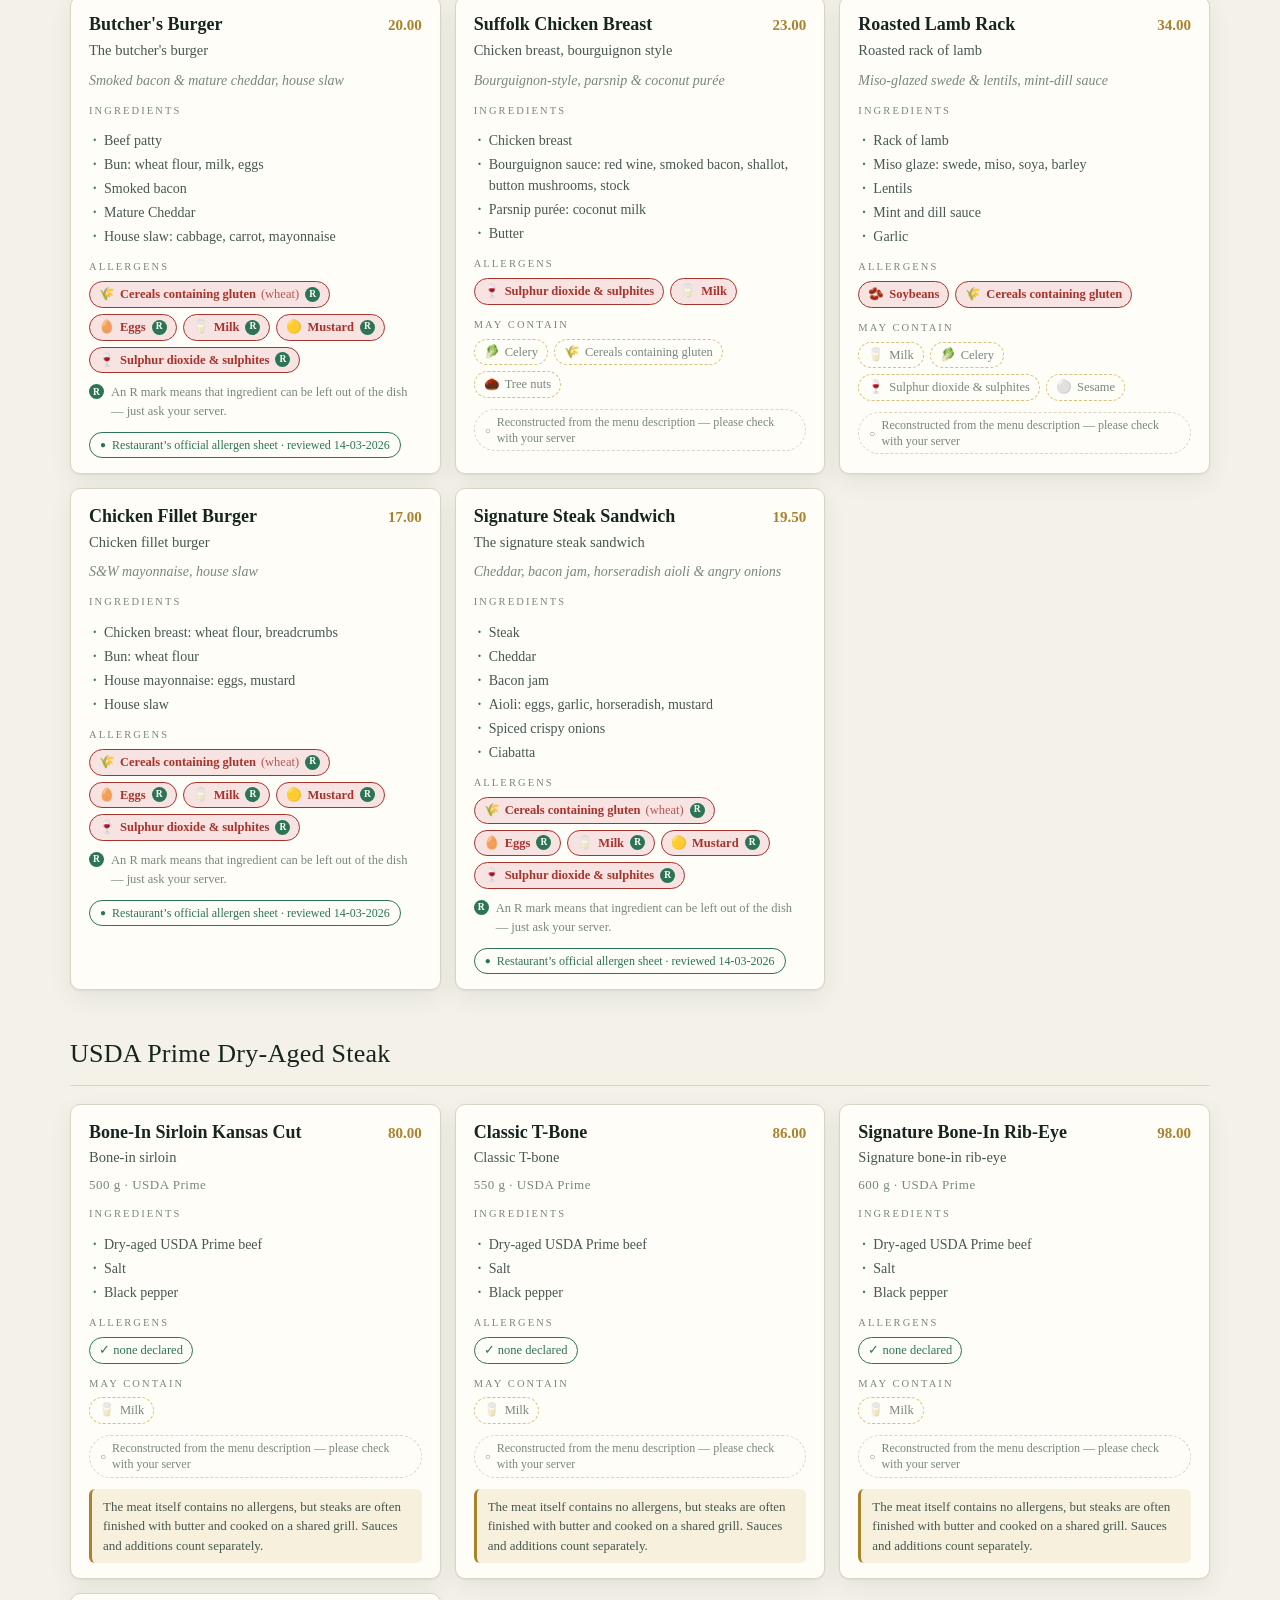
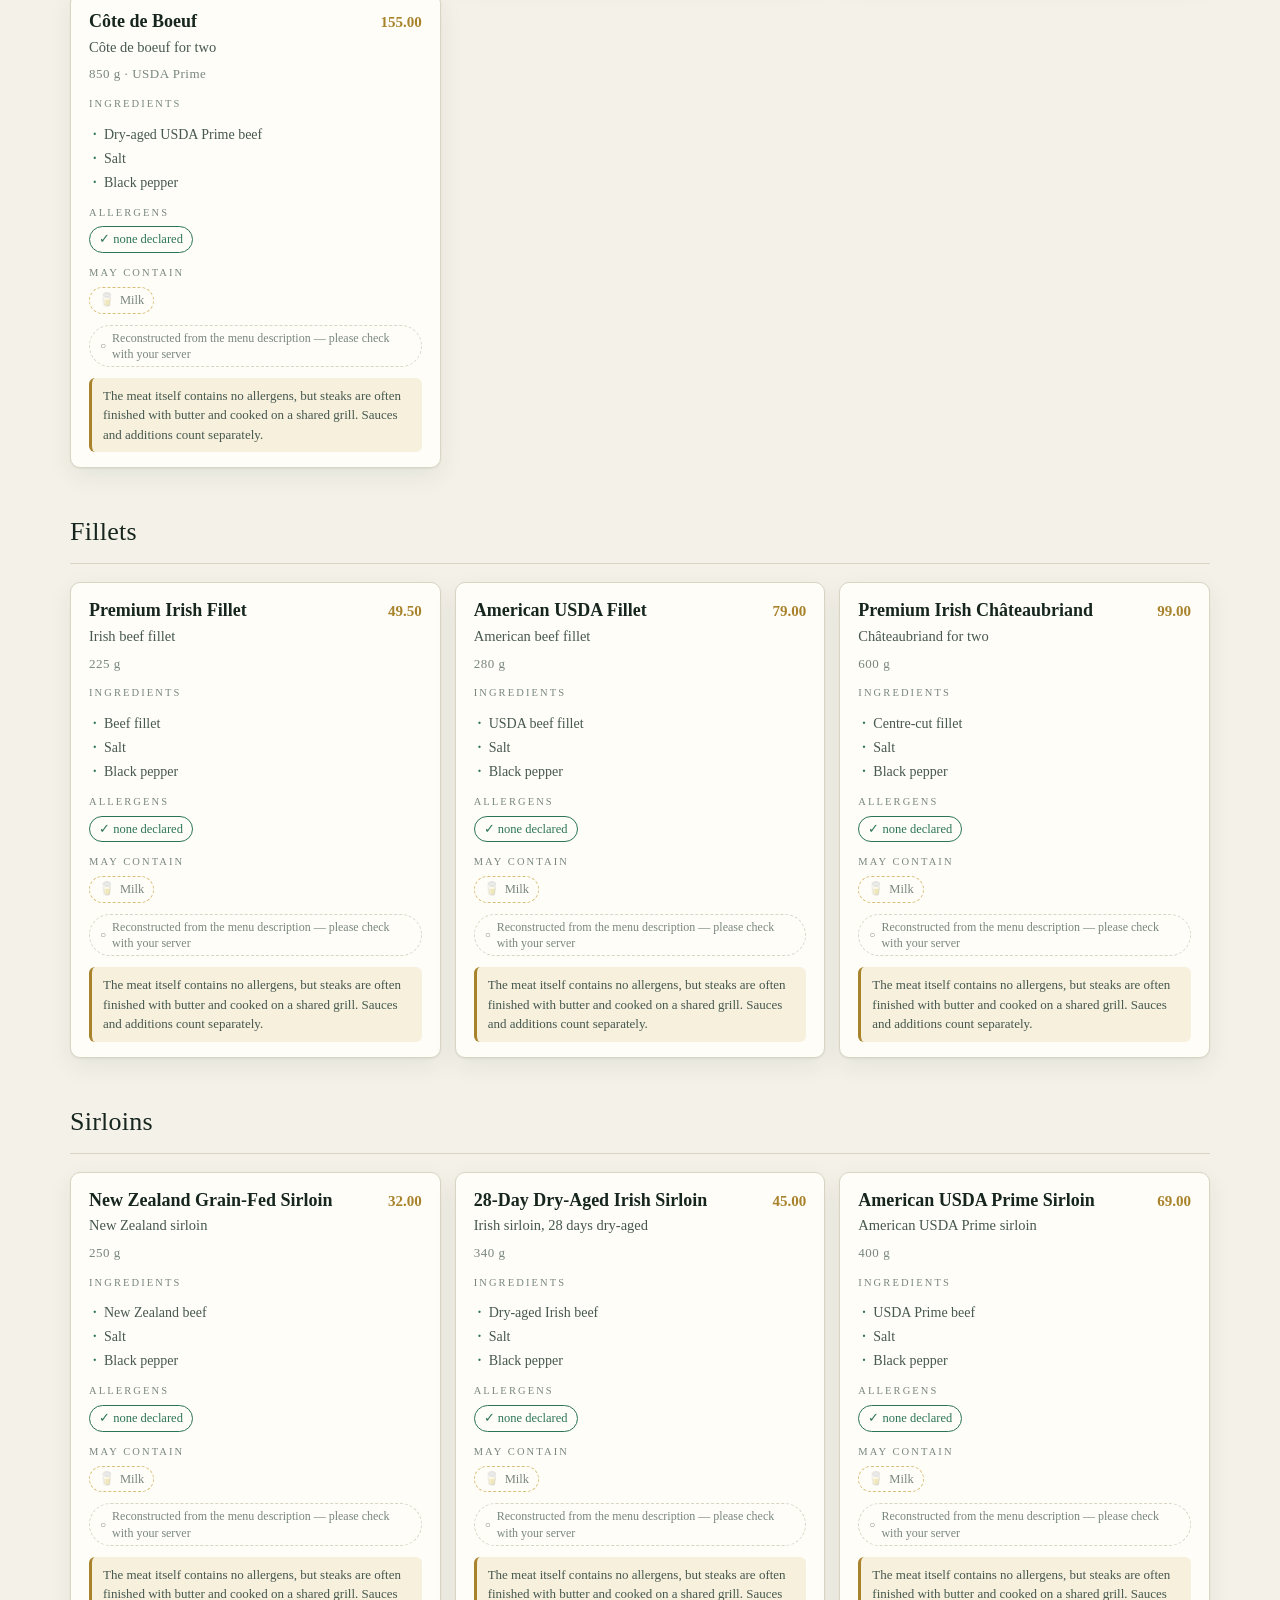
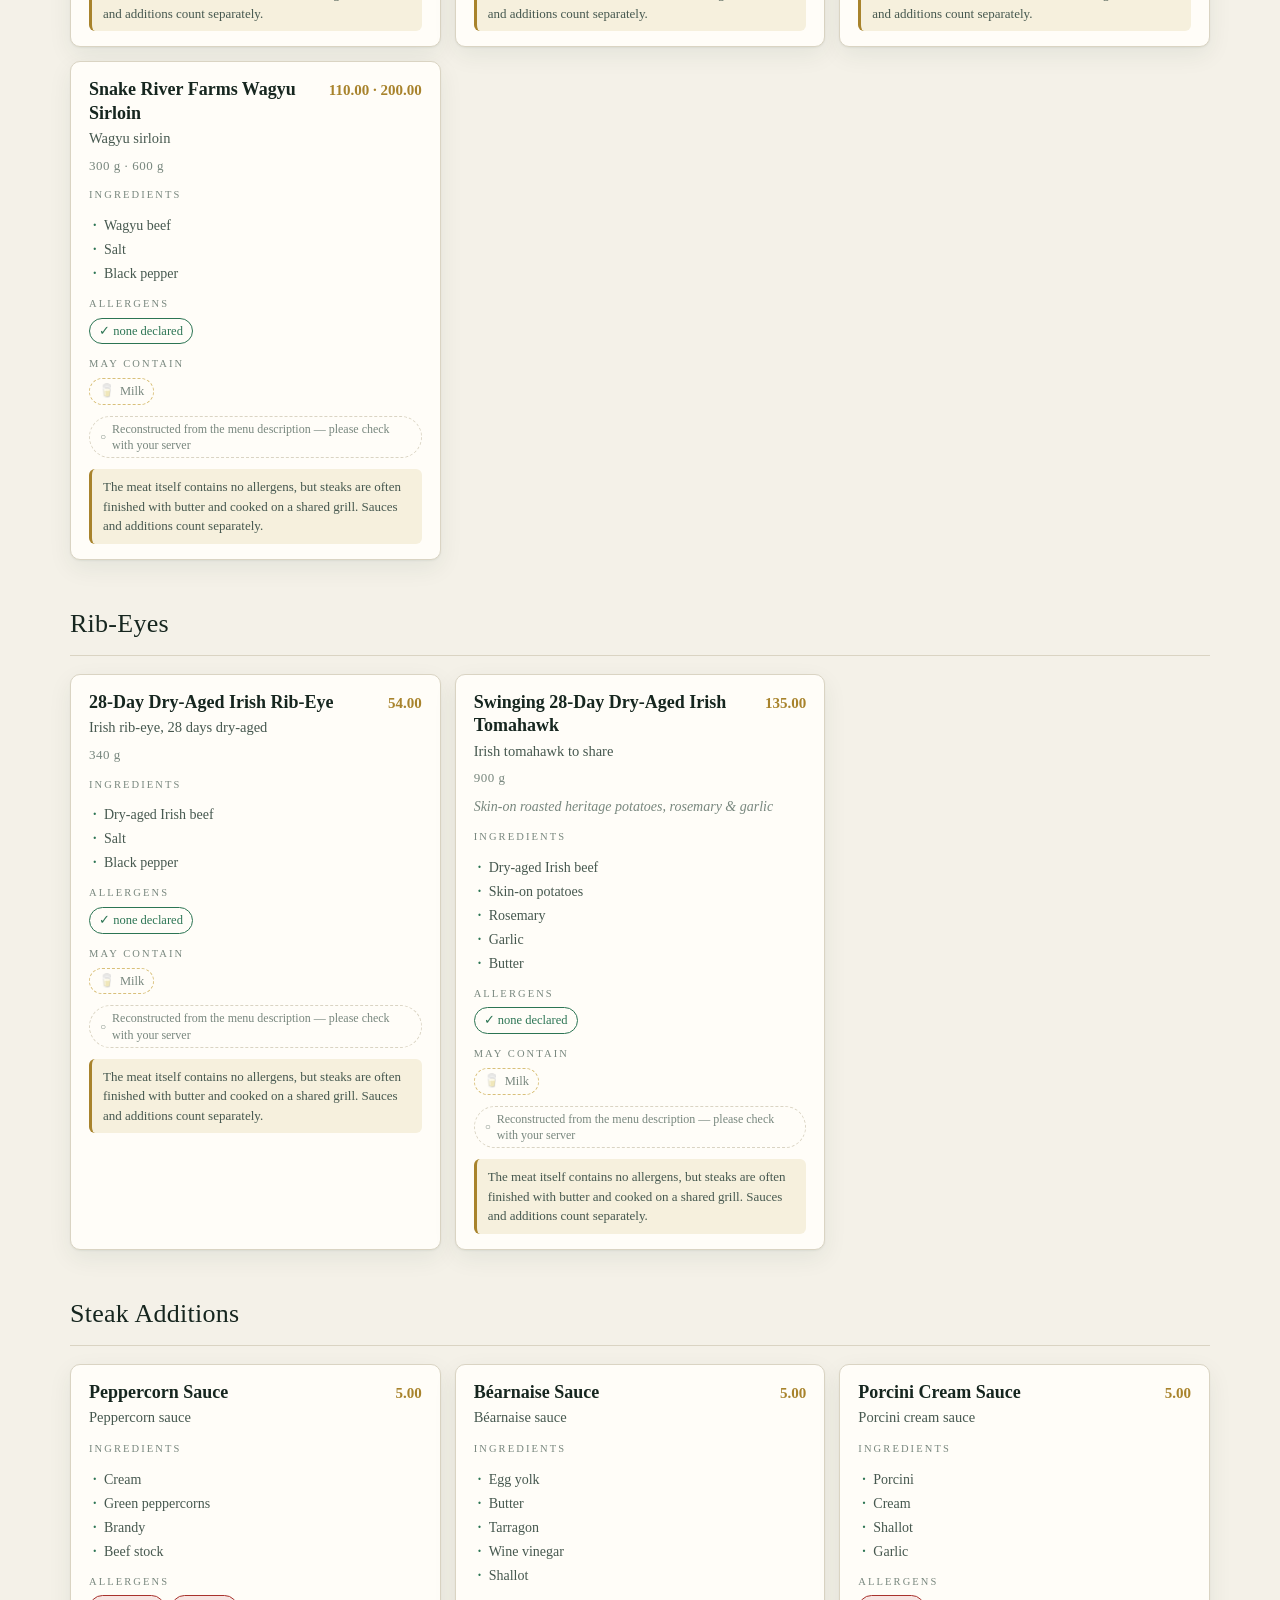
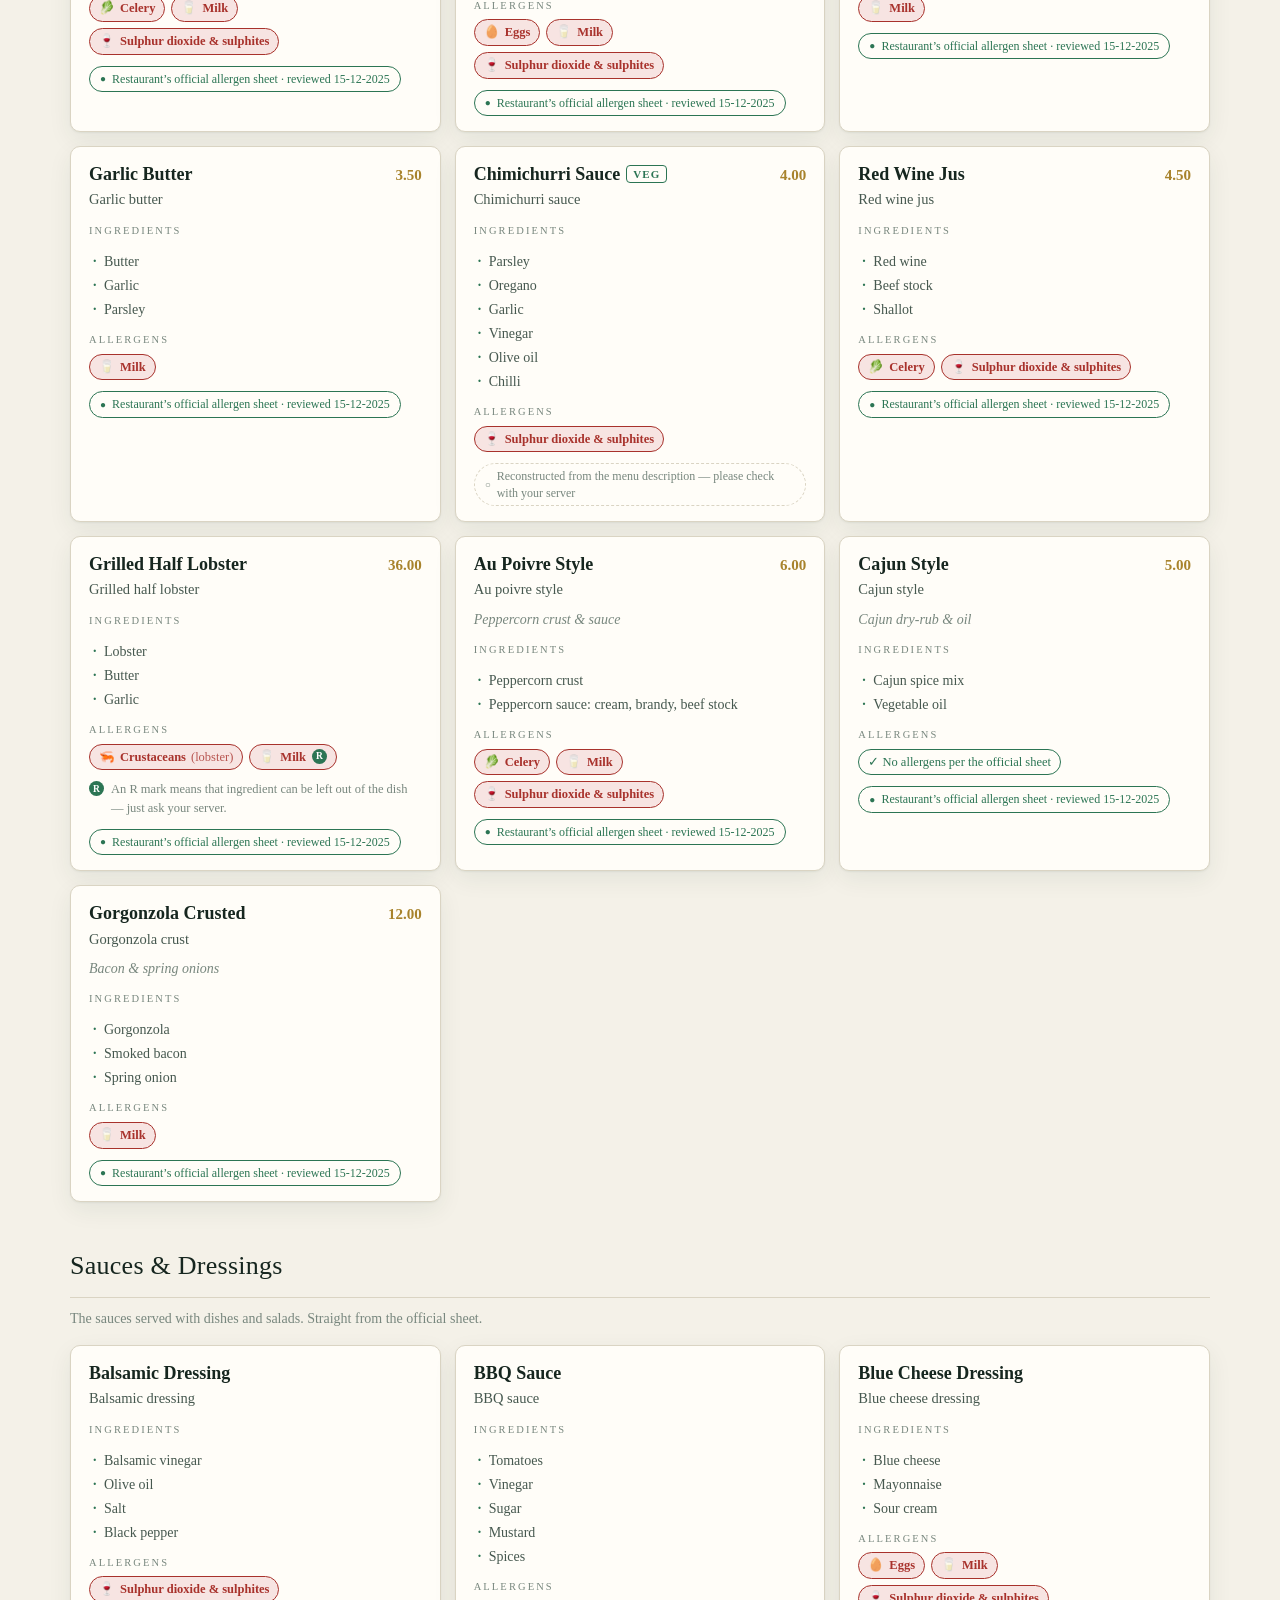
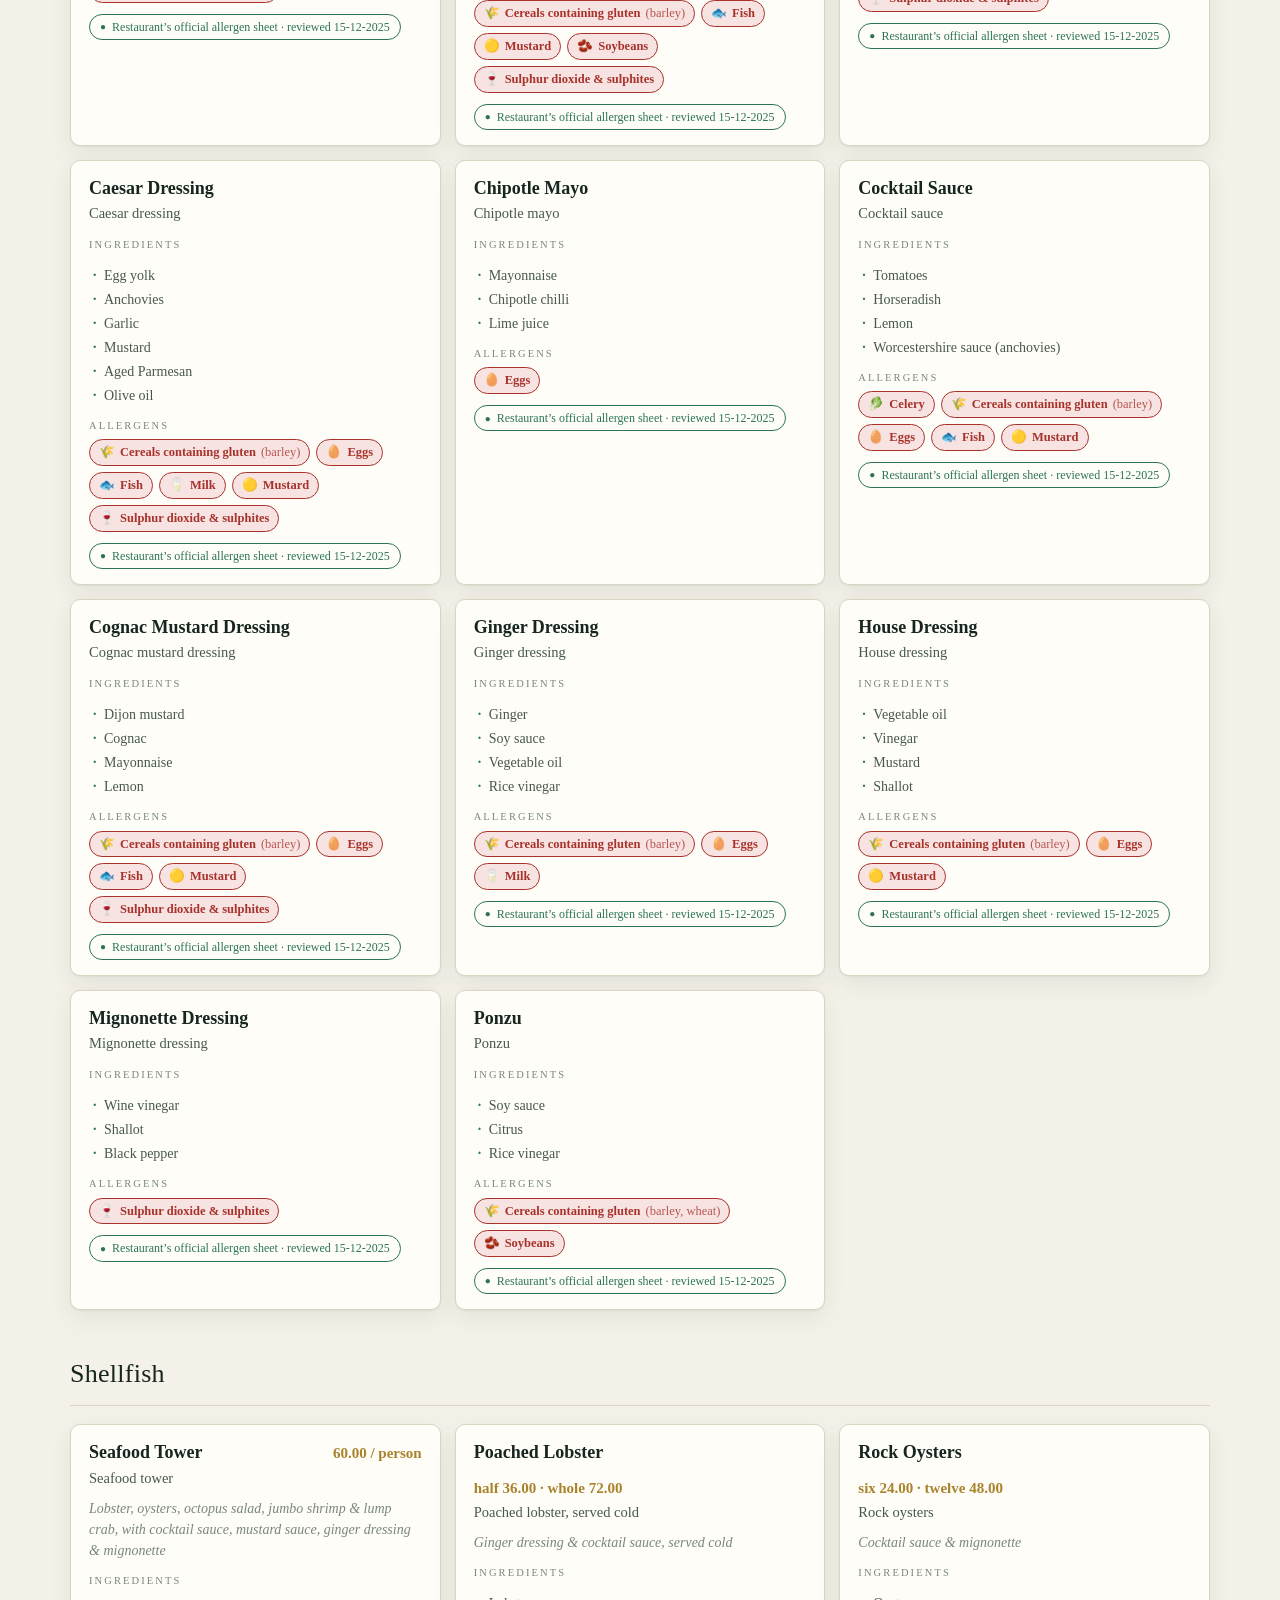
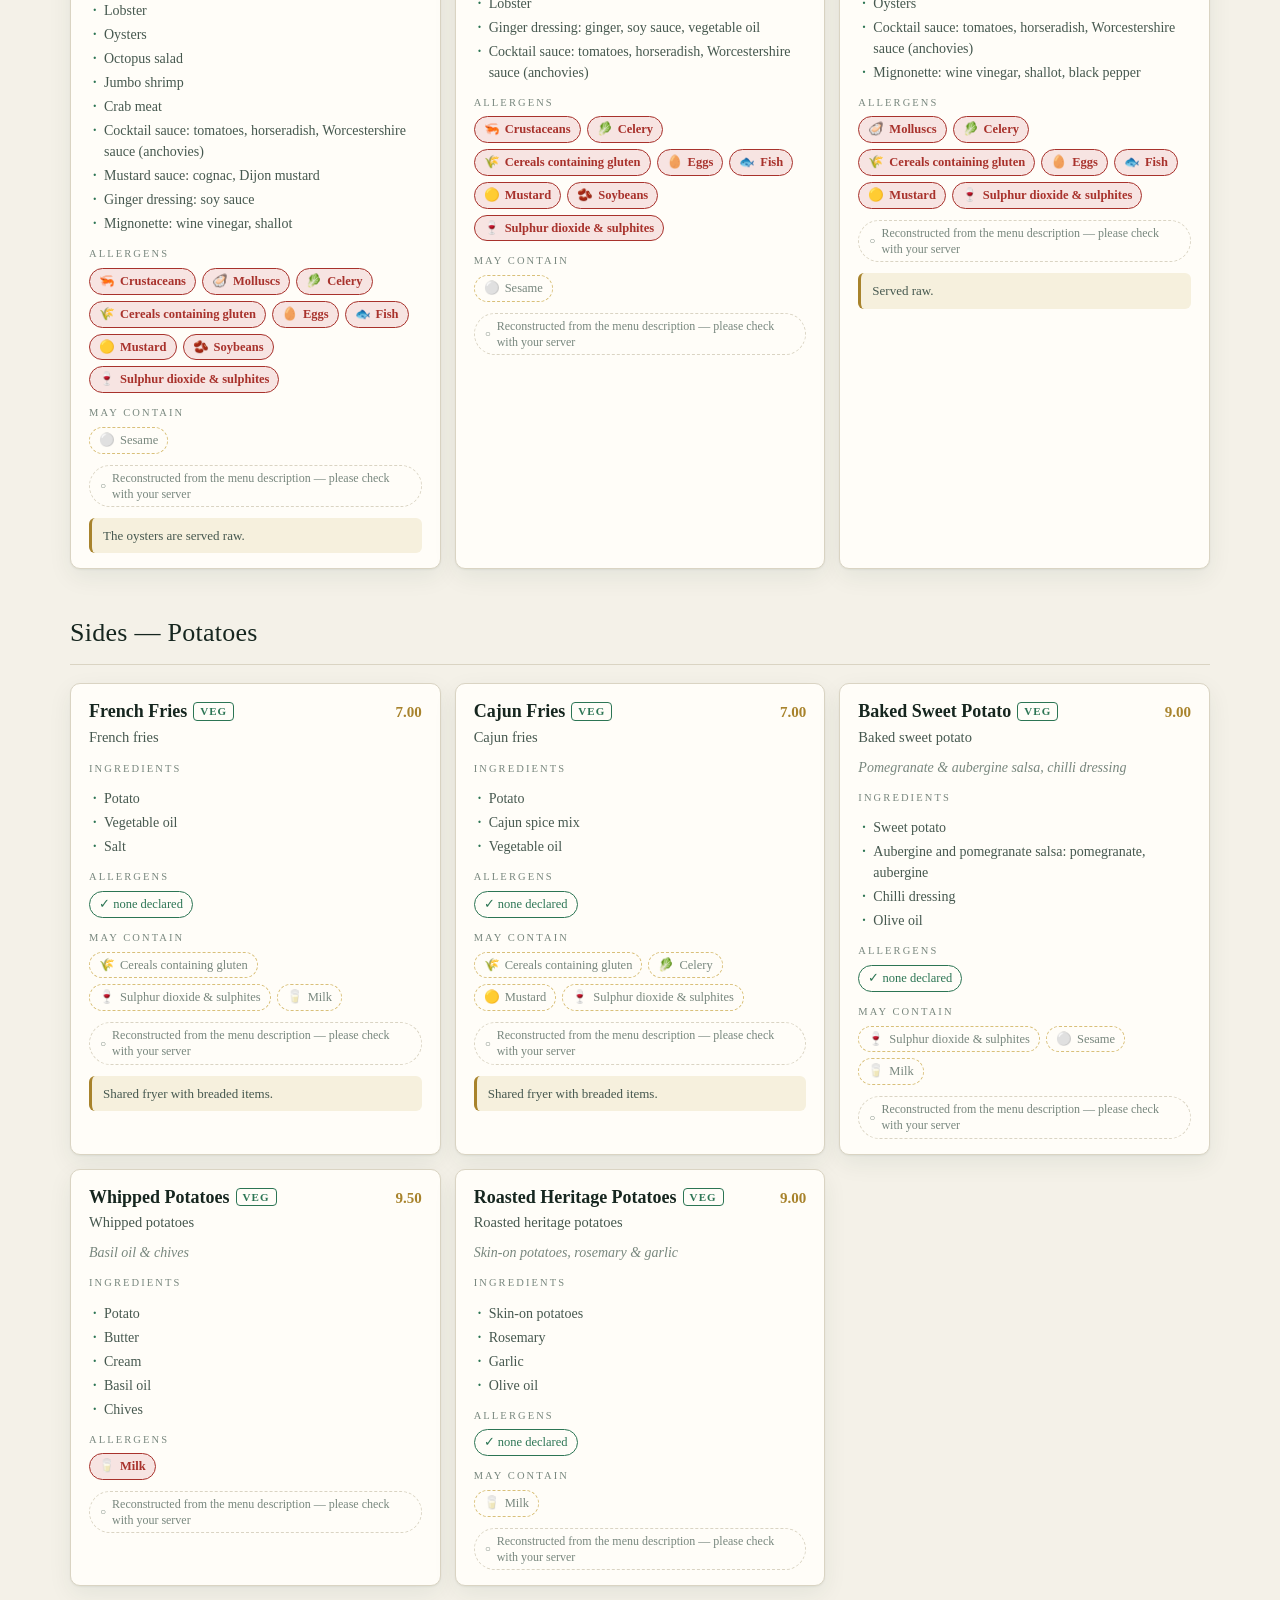
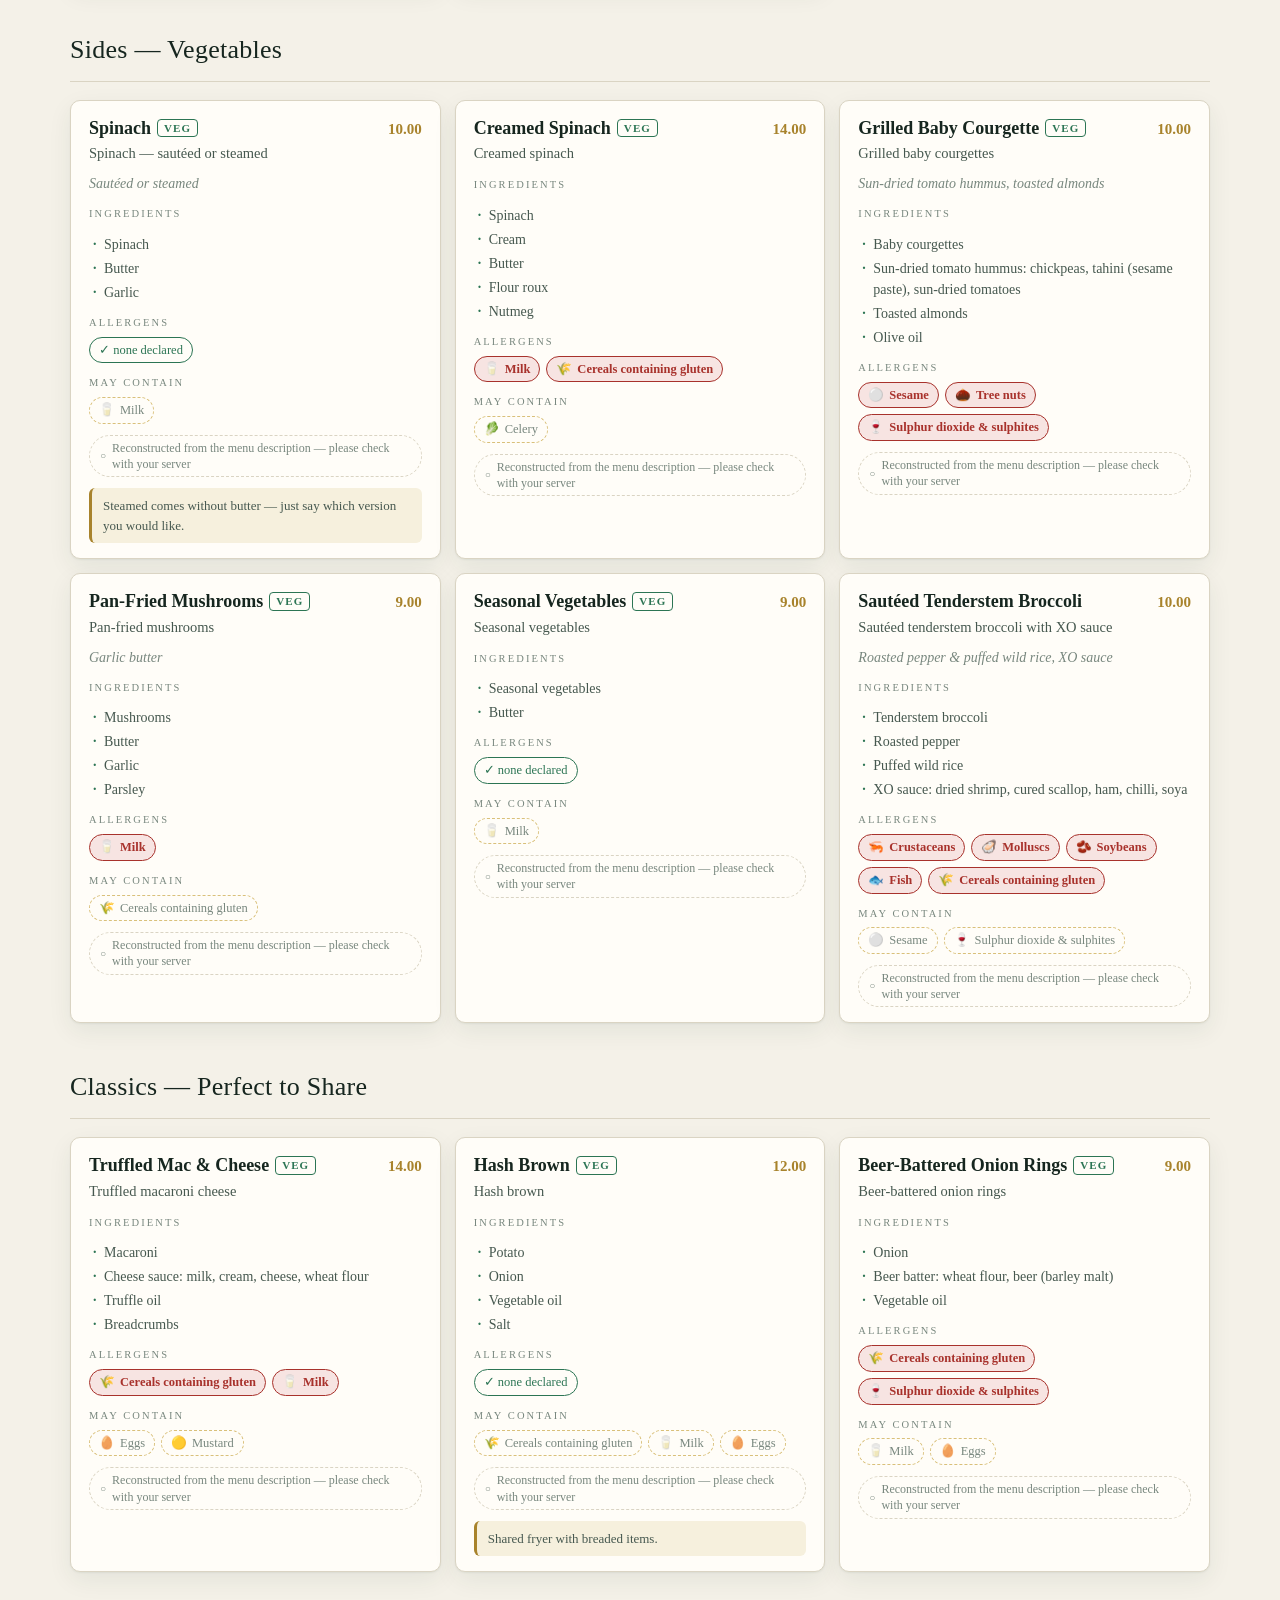
<file: lunch.html>
<!DOCTYPE html>
<html lang="uk">
<head>
<meta charset="utf-8">
<meta name="viewport" content="width=device-width, initial-scale=1">
<link rel="manifest" href="manifest.json">
<meta name="theme-color" content="#14322a">
<meta name="apple-mobile-web-app-capable" content="yes">
<meta name="apple-mobile-web-app-status-bar-style" content="black-translucent">
<meta name="apple-mobile-web-app-title" content="S&amp;W Menu">
<link rel="apple-touch-icon" href="assets/icons/icon-192.png">
<link rel="icon" href="assets/icons/icon-192.png">
<script src="assets/pwa.js"></script>
<title>Lunch — Smith &amp; Wollensky</title>
<link rel="stylesheet" href="assets/styles.css">
</head>
<body>

<header class="topbar">
  <div class="wrap">
    <a class="brand" href="index.html">
      <b>Smith &amp; Wollensky</b>
      <span data-i18n="brand.sub"></span>
    </a>
    <nav class="nav">
      <a href="index.html" data-i18n="nav.home"></a>
      <a href="brunch.html" data-i18n="nav.brunch"></a>
      <a href="lunch.html" aria-current="page" data-i18n="nav.lunch"></a>
      <a href="dinner.html" data-i18n="nav.dinner"></a>
      <a href="canapes.html" data-i18n="nav.canapes"></a>
      <a href="desserts.html" data-i18n="nav.desserts"></a>
      <a href="drinks.html" data-i18n="nav.drinks"></a>
      <a href="allergens.html" data-i18n="nav.allergens"></a>
    </nav>
  </div>
</header>

<div id="toolbar"></div>

<main class="wrap">
  <section class="hero">
    <h1>Lunch Menu</h1>
    <div class="rule"></div>
    <p data-i18n="page.lunch.lead"></p>
  </section>

  <div class="notice" data-i18n="notice.menu"></div>

  <div id="menu"></div>
  <div id="setmenu"></div>
</main>

<footer>
  <div class="wrap">
    <span><a href="index.html" data-i18n="footer.back"></a></span>
    <span data-i18n="footer.prices"></span>
  </div>
</footer>

<script src="assets/i18n.js"></script>
<script src="assets/lexicon.js"></script>
<script src="assets/allergens.js"></script>
<script src="assets/data-food.js"></script>
<script src="assets/data-drinks.js"></script>
<script src="assets/data-official.js"></script>
<script src="assets/data-desserts.js"></script>
<script src="assets/data-spirits.js"></script>
<script src="assets/overrides.js"></script>
<script src="assets/schedule.js"></script>
<script src="assets/ui.js"></script>
<script src="assets/app.js"></script>
<script>initPage({ kind: 'menu', menu: 'lunch' });</script>
</body>
</html>
</file>
<file: assets/styles.css>
/* ==========================================================================
   Smith & Wollensky — Menu & Bar Guest Guide
   ========================================================================== */

/* Світла тема — базова. Зелений веде як акцент, золото лишається для цін
   і декоративної лінійки, щоб його не було забагато. */
:root, :root[data-theme="light"] {
  --paper:       #f4f1e8;
  --paper-2:     #fffdf8;
  --ink:         #16261f;
  --ink-soft:    #46584f;
  --ink-faint:   #78877e;
  --green:       #14322a;
  --green-2:     #21463b;
  --accent:      #2c7554;
  --accent-soft: #cfe4d7;
  --accent-ink:  #ffffff;
  --gold:        #a8832c;
  --gold-soft:   #d9c07a;
  --rule:        #dad4c3;
  --danger:      #a8322c;
  --danger-bg:   #f7e4e2;
  --warn-bg:     #f6f0dd;
  --ok:          #2c7554;
  --shadow:      0 1px 2px rgba(20, 50, 42, .06), 0 8px 24px rgba(20, 50, 42, .07);
  --radius:      10px;
  --maxw:        1180px;
}

/* Темна тема — застосовується або явним вибором, або системною
   налаштовкою, якщо гість не обрав світлу вручну. */
:root[data-theme="dark"] {
  --paper:       #0e1512;
  --paper-2:     #16201c;
  --ink:         #e7e3d6;
  --ink-soft:    #b0bcb4;
  --ink-faint:   #7d8b83;
  --green:       #0a110e;
  --green-2:     #1b2d26;
  --accent:      #6cc294;
  --accent-soft: #21463b;
  --accent-ink:  #071310;
  --gold:        #d9b661;
  --gold-soft:   #6b5a2e;
  --rule:        #2a3832;
  --danger:      #e8908a;
  --danger-bg:   #34211f;
  --warn-bg:     #2a2416;
  --ok:          #7fc9a2;
  --shadow:      0 1px 2px rgba(0,0,0,.3), 0 8px 24px rgba(0,0,0,.35);
}

@media (prefers-color-scheme: dark) {
  :root:not([data-theme="light"]) {
    --paper:       #0e1512;
    --paper-2:     #16201c;
    --ink:         #e7e3d6;
    --ink-soft:    #b0bcb4;
    --ink-faint:   #7d8b83;
    --green:       #0a110e;
    --green-2:     #1b2d26;
    --accent:      #6cc294;
    --accent-soft: #21463b;
    --accent-ink:  #071310;
    --gold:        #d9b661;
    --gold-soft:   #6b5a2e;
    --rule:        #2a3832;
    --danger:      #e8908a;
    --danger-bg:   #34211f;
    --warn-bg:     #2a2416;
    --ok:          #7fc9a2;
    --shadow:      0 1px 2px rgba(0,0,0,.3), 0 8px 24px rgba(0,0,0,.35);
  }
}

* { box-sizing: border-box; }

html {
  -webkit-text-size-adjust: 100%;
  /* прибирає зум по подвійному тапу, лишаючи пінч і прокрутку */
  touch-action: manipulation;
}

/* У режимі застосунку інтерфейс не має поводитись як вебсторінка:
   ні виділення тексту від довгого тиску, ні підсвітки тапу. */
.pwa button, .pwa .tab, .pwa .chip, .pwa .atab, .pwa .sbtn,
.pwa .dbtn, .pwa .mbtn, .pwa .langbtn, .pwa .themebtn, .pwa .nav a, .pwa summary {
  -webkit-user-select: none; user-select: none;
  -webkit-touch-callout: none;
  -webkit-tap-highlight-color: transparent;
}

/* Режим застосунку розкриває сторінку на весь екран (viewport-fit=cover),
   тож шапка опиняється під годинником і батареєю. Відсуваємо весь вміст на
   висоту вирізу, а саму смужку закриваємо темно-зеленим: статус-бар у нас
   translucent, його текст завжди білий, і на світлій темі він би зник. */
.pwa body { padding-top: env(safe-area-inset-top, 0px); }
.pwa body::before {
  content: ''; position: fixed; top: 0; left: 0; right: 0;
  height: env(safe-area-inset-top, 0px);
  background: var(--green); z-index: 60; pointer-events: none;
}
.pwa .wrap {
  padding-left: calc(20px + env(safe-area-inset-left, 0px));
  padding-right: calc(20px + env(safe-area-inset-right, 0px));
}
/* прилиплі смуги мають ставати під вирізом, а не під ним */
.pwa .toolbar, .pwa .abar { top: env(safe-area-inset-top, 0px); }
.pwa footer { padding-bottom: env(safe-area-inset-bottom, 0px); }

body {
  margin: 0;
  background: var(--paper);
  color: var(--ink);
  font-family: "Iowan Old Style", "Palatino Linotype", Palatino, Georgia, "Times New Roman", serif;
  font-size: 17px;
  line-height: 1.5;
}

a { color: inherit; }

.wrap { max-width: var(--maxw); margin: 0 auto; padding: 0 20px; }

/* ------------------------------------------------------------- header --- */
.topbar {
  background: var(--green);
  color: #f2ead6;
  border-bottom: 3px solid var(--gold-soft);
}
.topbar .wrap {
  display: flex; align-items: center; gap: 24px;
  min-height: 72px; flex-wrap: wrap; padding-top: 10px; padding-bottom: 10px;
}
.brand { display: flex; flex-direction: column; text-decoration: none; line-height: 1.1; }
.brand b {
  font-size: 21px; letter-spacing: .14em; font-weight: 600; text-transform: uppercase;
}
.brand span { font-size: 10.5px; letter-spacing: .3em; color: var(--gold-soft); text-transform: uppercase; margin-top: 4px; }

.nav { display: flex; gap: 4px; margin-left: auto; flex-wrap: wrap; }
.nav a {
  text-decoration: none; padding: 7px 13px; border-radius: 999px;
  font-size: 14px; letter-spacing: .06em; text-transform: uppercase;
  color: #ddd6c2; border: 1px solid transparent; white-space: nowrap;
}
.nav a:hover { border-color: rgba(255,255,255,.35); background: rgba(255,255,255,.06); }
.nav a[aria-current="page"] { background: var(--accent); color: var(--accent-ink); font-weight: 600; }

/* ------------------------------------------------------ language switch --- */
.langswitch {
  display: flex; gap: 2px; margin-left: 14px; padding: 3px;
  border: 1px solid rgba(217,192,122,.35); border-radius: 999px;
}
.langbtn {
  font: inherit; font-size: 12px; letter-spacing: .09em; font-weight: 600;
  cursor: pointer; padding: 5px 9px; border-radius: 999px;
  border: none; background: none; color: #c4bda8;
}
.langbtn:hover { color: #f2ead6; background: rgba(255,255,255,.07); }
.langbtn.on { background: var(--accent); color: var(--accent-ink); }

/* --------------------------------------------------------- theme switch --- */
.themeswitch { display: flex; gap: 2px; margin-left: 8px; padding: 3px;
  border: 1px solid rgba(255,255,255,.18); border-radius: 999px; }
.themebtn {
  font: inherit; font-size: 12px; letter-spacing: .06em; cursor: pointer;
  padding: 5px 10px; border-radius: 999px; border: none; background: none; color: #c4bda8;
}
.themebtn:hover { color: #f2ead6; background: rgba(255,255,255,.07); }
.themebtn.on { background: var(--accent); color: var(--accent-ink); font-weight: 600; }

/* --------------------------------------------------------------- hero --- */
.hero { padding: 56px 0 40px; text-align: center; }
.hero h1 {
  margin: 0 0 12px; font-size: clamp(30px, 5vw, 46px); font-weight: 500;
  letter-spacing: .02em;
}
.hero p { margin: 0 auto; max-width: 62ch; color: var(--ink-soft); }
.rule {
  width: 96px; height: 1px; background: var(--gold); margin: 22px auto;
  position: relative;
}
.rule::before, .rule::after {
  content: "◆"; position: absolute; top: -9px; color: var(--gold); font-size: 10px;
}
.rule::before { left: -18px; } .rule::after { right: -18px; }

/* -------------------------------------------------------------- cards --- */
.cards {
  display: grid; gap: 18px; padding-bottom: 24px;
  grid-template-columns: repeat(auto-fit, minmax(250px, 1fr));
}
.card {
  display: block; text-decoration: none; background: var(--paper-2);
  border: 1px solid var(--rule); border-radius: var(--radius);
  padding: 26px 24px; box-shadow: var(--shadow);
  transition: transform .15s ease, border-color .15s ease;
}
.card:hover { transform: translateY(-3px); border-color: var(--accent); }
.card .kicker { font-size: 11px; letter-spacing: .26em; text-transform: uppercase; color: var(--accent); }
.card h2 { margin: 10px 0 8px; font-size: 25px; font-weight: 500; }
.card p { margin: 0; color: var(--ink-soft); font-size: 15px; }
.card .count { margin-top: 14px; font-size: 13px; color: var(--ink-faint); }
.card h2.small { font-size: 19px; margin-top: 0; }
.legend-key { margin: 14px 0 0; font-size: 14px; color: var(--ink-faint); }
.card.accent { background: var(--green); color: #f0e9d8; border-color: var(--green-2); }
.card.accent p { color: #c3ccc4; }
.card.accent .count { color: #97a49c; }

/* ------------------------------------------------------------ toolbar --- */
.toolbar {
  position: sticky; top: 0; z-index: 20;
  background: color-mix(in srgb, var(--paper) 92%, transparent);
  backdrop-filter: blur(8px);
  border-bottom: 1px solid var(--rule);
  padding: 12px 0;
}
.toolbar .wrap { display: flex; gap: 14px; align-items: center; flex-wrap: wrap; }
.search {
  flex: 1 1 220px; min-width: 180px;
  padding: 9px 14px; font: inherit; font-size: 15px;
  border: 1px solid var(--rule); border-radius: 999px;
  background: var(--paper-2); color: var(--ink);
}
.search:focus { outline: 2px solid var(--accent); outline-offset: 1px; }
.filter-toggle {
  font: inherit; font-size: 14px; cursor: pointer;
  padding: 9px 16px; border-radius: 999px;
  border: 1px solid var(--rule); background: var(--paper-2); color: var(--ink);
}
.filter-toggle:hover { border-color: var(--accent); color: var(--accent); }
.filter-toggle[aria-expanded="true"] { background: var(--accent); color: var(--accent-ink); border-color: var(--accent); }

/* ---------------------------------------------------------- розділи --- */
.tabs {
  display: flex; gap: 6px; margin-top: 11px; padding-bottom: 4px;
  overflow-x: auto; scrollbar-width: thin;
  scroll-snap-type: x proximity; -webkit-overflow-scrolling: touch;
}
.tabs::-webkit-scrollbar { height: 4px; }
.tabs::-webkit-scrollbar-thumb { background: var(--rule); border-radius: 4px; }
.tab {
  font: inherit; font-size: 13.5px; cursor: pointer; white-space: nowrap;
  padding: 7px 15px; border-radius: 999px; scroll-snap-align: center;
  border: 1px solid var(--rule); background: var(--paper-2); color: var(--ink-soft);
  flex: 0 0 auto;
}
.tab:hover { border-color: var(--accent); color: var(--accent); }
.tab.on {
  background: var(--accent); border-color: var(--accent);
  color: var(--accent-ink); font-weight: 600;
}

.filters { display: none; padding: 4px 0 14px; }
.filters.open { display: block; }
.filters .hint { font-size: 13.5px; color: var(--ink-faint); margin: 0 0 10px; }
.chips { display: flex; flex-wrap: wrap; gap: 8px; }
.chip {
  display: inline-flex; align-items: center; gap: 7px;
  padding: 6px 13px; border-radius: 999px; cursor: pointer;
  border: 1px solid var(--rule); background: var(--paper-2);
  font-size: 14px; user-select: none;
}
.chip input { display: none; }
.chip:hover { border-color: var(--accent); }
.chip.on { background: var(--danger-bg); border-color: var(--danger); color: var(--danger); font-weight: 600; }
.chip .x { font-size: 11px; opacity: .6; }
.clear-btn {
  font: inherit; font-size: 13.5px; background: none; border: none;
  color: var(--accent); cursor: pointer; text-decoration: underline; padding: 6px 2px;
}

/* ------------------------------------------------------------- notice --- */
.notice {
  background: var(--warn-bg); border: 1px solid var(--gold-soft);
  border-radius: var(--radius); padding: 14px 18px; margin: 24px 0;
  font-size: 14.5px; color: var(--ink-soft);
}
.notice b { color: var(--ink); }

/* ------------------------------------------------------------ section --- */
.section { margin: 44px 0 0; scroll-margin-top: 90px; }
.section > h2 {
  margin: 0 0 4px; font-size: 13px; letter-spacing: .26em; text-transform: uppercase;
  color: var(--accent); font-weight: 600;
}
.section > .section-en {
  margin: 0 0 18px; font-size: 26px; font-weight: 500; letter-spacing: .01em;
  border-bottom: 1px solid var(--rule); padding-bottom: 12px;
}
.section > .section-note { margin: -8px 0 16px; font-size: 14px; color: var(--ink-faint); }

.grid { display: grid; gap: 14px; grid-template-columns: repeat(auto-fill, minmax(330px, 1fr)); }

/* --------------------------------------------------------------- dish --- */
.dish {
  background: var(--paper-2); border: 1px solid var(--rule);
  border-radius: var(--radius); padding: 16px 18px 15px; box-shadow: var(--shadow);
}
.dish.flagged, .winelist li.flagged { opacity: .42; }
table.matrix tbody tr.flagged td { opacity: .4; }
table.matrix tbody tr.flagged td.name { text-decoration: line-through; }
.dish-head { display: flex; gap: 12px; align-items: baseline; flex-wrap: wrap; }
.dish-head h3 { margin: 0; font-size: 18px; font-weight: 600; flex: 1 1 60%; min-width: 0; line-height: 1.3; }
.dish-head .price { font-size: 15px; color: var(--gold); font-weight: 600; overflow-wrap: anywhere; }
.dish-head .price.na { color: var(--ink-faint); font-weight: 400; font-style: italic; font-size: 13px; }
.dish .ua { margin: 3px 0 0; font-size: 14.5px; color: var(--ink-soft); }
.dish .meta { margin: 6px 0 0; font-size: 13px; color: var(--ink-faint); letter-spacing: .04em; }
.dish .desc { margin: 8px 0 0; font-size: 14px; font-style: italic; color: var(--ink-faint); }

.ing { margin: 12px 0 0; padding: 0; list-style: none; }
.ing li {
  font-size: 14px; color: var(--ink-soft); padding-left: 15px; position: relative; margin-bottom: 3px;
}
.ing li::before { content: "·"; position: absolute; left: 4px; color: var(--accent); font-weight: 700; }
.ing-label, .alg-label {
  margin: 12px 0 6px; font-size: 10.5px; letter-spacing: .2em; text-transform: uppercase; color: var(--ink-faint);
}

.tags { display: flex; flex-wrap: wrap; gap: 6px; }
.tag {
  display: inline-flex; align-items: center; gap: 5px;
  font-size: 12.5px; padding: 3px 9px; border-radius: 999px;
  border: 1px solid var(--danger); background: var(--danger-bg); color: var(--danger);
  font-weight: 600;
}
.tag.maybe {
  border-color: var(--gold-soft); background: transparent; color: var(--ink-faint); font-weight: 400;
  border-style: dashed;
}
.tag.none { border-color: var(--ok); background: transparent; color: var(--ok); font-weight: 500; }
.tag .cereal { font-weight: 400; opacity: .8; }
.tag .rem {
  display: inline-flex; align-items: center; justify-content: center;
  width: 15px; height: 15px; border-radius: 50%; margin-left: 1px;
  background: var(--accent); color: var(--accent-ink);
  font-size: 9.5px; font-weight: 700; line-height: 1;
}

/* ------------------------------------------------------- source badge --- */
.srcbadge {
  display: inline-flex; align-items: center; gap: 6px; margin: 11px 0 0;
  font-size: 12px; line-height: 1.35; padding: 4px 10px; border-radius: 999px;
  border: 1px solid var(--accent); color: var(--accent); background: transparent;
}
.srcbadge.est { border-color: var(--rule); color: var(--ink-faint); border-style: dashed; }
.srcbadge .dot { font-size: 10px; }
.rem-note {
  margin: 10px 0 0; font-size: 12.5px; color: var(--ink-faint);
  padding-left: 22px; position: relative;
}
.rem-note::before {
  content: "R"; position: absolute; left: 0; top: 1px;
  display: inline-flex; align-items: center; justify-content: center;
  width: 15px; height: 15px; border-radius: 50%;
  background: var(--accent); color: var(--accent-ink); font-size: 9.5px; font-weight: 700;
}
.badge-veg {
  display: inline-block; font-size: 11px; letter-spacing: .1em; text-transform: uppercase;
  color: var(--ok); border: 1px solid var(--ok); border-radius: 4px; padding: 1px 6px; margin-left: 6px;
  vertical-align: 2px;
}
.dish .warn {
  margin: 11px 0 0; padding: 8px 11px; border-radius: 6px;
  background: var(--warn-bg); font-size: 13px; color: var(--ink-soft);
  border-left: 3px solid var(--gold);
}

/* --------------------------------------------------------- set menu ----- */
.setmenu {
  background: var(--green); color: #efe8d7; border-radius: var(--radius);
  padding: 26px 26px 20px; margin: 40px 0 0;
}
.setmenu h2 { margin: 0; font-size: 24px; font-weight: 500; }
.setmenu .price { color: var(--gold-soft); margin: 6px 0 0; font-size: 16px; }
.setmenu .hours { margin: 4px 0 18px; font-size: 13.5px; color: #a9b5ac; }
.setmenu .courses { display: grid; gap: 20px; grid-template-columns: repeat(auto-fit, minmax(230px, 1fr)); }
.setmenu h3 {
  margin: 0 0 8px; font-size: 11px; letter-spacing: .24em; text-transform: uppercase; color: var(--gold-soft);
}
.setmenu ul { margin: 0; padding-left: 18px; }
.setmenu li { font-size: 14.5px; margin-bottom: 5px; }
.setmenu li a { color: #efe8d7; text-decoration-color: rgba(217,192,122,.45); }
.setmenu .extra { margin: 8px 0 0; font-size: 13px; color: #a9b5ac; font-style: italic; }

/* ------------------------------------------------------------- tables --- */
.table-scroll { overflow-x: auto; margin: 22px 0; border: 1px solid var(--rule); border-radius: var(--radius); }
table.matrix { border-collapse: collapse; width: 100%; font-size: 14px; background: var(--paper-2); }
table.matrix th, table.matrix td { padding: 8px 6px; border-bottom: 1px solid var(--rule); text-align: center; }
table.matrix thead th {
  position: sticky; top: 0; background: var(--green); color: #efe8d7;
  font-size: 11px; letter-spacing: .05em; font-weight: 600; z-index: 2;
}
table.matrix th.name, table.matrix td.name {
  text-align: left; min-width: 240px; position: sticky; left: 0;
  background: var(--paper-2); z-index: 1;
}
table.matrix thead th.name { background: var(--green); z-index: 3; }
/* повтор шапки під кожним розділом — щоб колонки читались і на середині списку */
table.matrix tr.matrix-head-repeat th {
  background: var(--green); color: #efe8d7;
  font-size: 11px; letter-spacing: .05em; font-weight: 600;
  border-top: 1px solid var(--gold-soft);
}
table.matrix tr.matrix-head-repeat th.name { z-index: 1; }
table.matrix td.name small { display: block; color: var(--ink-faint); font-size: 12.5px; }
table.matrix tbody tr:hover td { background: color-mix(in srgb, var(--accent) 10%, var(--paper-2)); }
table.matrix tbody tr:hover td.name { background: color-mix(in srgb, var(--accent) 10%, var(--paper-2)); }
.mark-yes { color: var(--danger); font-weight: 700; }
.mark-maybe { color: var(--ink-faint); }
table.matrix td.matrix-cat {
  background: color-mix(in srgb, var(--accent) 16%, var(--paper-2));
  font-weight: 600; text-align: left; letter-spacing: .1em; text-transform: uppercase; font-size: 11.5px;
}
.matrix-cat span { position: sticky; left: 12px; display: inline-block; }

/* wine list */
.winelist { list-style: none; margin: 0; padding: 0; }
.winelist li {
  display: flex; gap: 14px; align-items: baseline; flex-wrap: wrap;
  padding: 10px 0; border-bottom: 1px solid var(--rule);
}
.winelist .tags { margin-top: 5px; }
.mark-rem { color: var(--accent); font-weight: 700; }
table.matrix td sup { font-size: 8.5px; color: var(--accent); font-weight: 700; }
.winelist li > div { flex: 1; }
.winelist .wname { font-weight: 600; font-size: 16px; }
.winelist .wregion { font-size: 14px; color: var(--ink-faint); font-style: italic; }
.winelist .wprice { color: var(--gold); font-weight: 600; white-space: nowrap; }

/* legend */
.legend { display: grid; gap: 12px; grid-template-columns: repeat(auto-fill, minmax(280px, 1fr)); margin: 20px 0; }
.legend .item {
  background: var(--paper-2); border: 1px solid var(--rule); border-radius: var(--radius); padding: 13px 16px;
}
.legend .item b { display: block; font-size: 16px; }
.legend .item small { color: var(--ink-faint); font-size: 13.5px; }
.legend .item .cnt { float: right; color: var(--accent); font-weight: 600; font-size: 14px; }

/* ---------------------------------------------------- розклад подачі --- */
.scheduled-off { position: relative; }
.scheduled-off > .dish-head, .scheduled-off > .ua, .scheduled-off > .desc,
.scheduled-off > .meta, .scheduled-off > .ing, .scheduled-off > .tags,
.scheduled-off > .ing-label, .scheduled-off > .alg-label, .scheduled-off > .srcbadge,
.scheduled-off > .grid, .scheduled-off > .courses, .scheduled-off > .price,
.scheduled-off > .hours, .scheduled-off > .winelist { opacity: .45; }

/* посилання на закриту сторінку — і в шапці, і карткою на головній */
.nav a.link-off { opacity: .5; text-decoration: line-through; }
a.card.link-off { opacity: .62; }
a.card.link-off .kicker, a.card.link-off h2 { text-decoration: line-through; }
/* «скоро» лише притишуємо: закреслене читалось би як «більше не буде» */
.nav a.link-soon { opacity: .68; }
a.card.link-soon { opacity: .8; }
.offbadge {
  display: inline-block; margin-left: 6px; padding: 1px 6px; border-radius: 999px;
  background: var(--warn-bg); border: 1px solid var(--gold-soft);
  font-size: 11px; letter-spacing: .06em; text-transform: uppercase;
  text-decoration: none; color: var(--ink-soft); vertical-align: middle;
}
.offbadge.soon {
  background: color-mix(in srgb, var(--accent) 14%, transparent);
  border-color: var(--accent); color: var(--accent);
}
a.card { position: relative; }
a.card .offbadge { position: absolute; top: 12px; right: 12px; margin: 0; }

.sched-note {
  margin: 0 0 12px; padding: 8px 12px; border-radius: 6px;
  background: var(--warn-bg); border-left: 3px solid var(--gold);
  font-size: 13px; color: var(--ink-soft); line-height: 1.4;
}
.setmenu .sched-note { background: rgba(0,0,0,.25); border-left-color: var(--gold-soft); color: #e2dcc9; }
.preview-banner {
  background: var(--accent); color: var(--accent-ink);
  text-align: center; padding: 7px 16px; font-size: 13.5px; letter-spacing: .04em;
}

/* -------------------------------------------------------- адмін-панель --- */
.admin main { padding-bottom: 40px; }
.abar {
  display: flex; gap: 12px; align-items: center; flex-wrap: wrap;
  margin: 0 -20px 12px; padding: 14px 20px 12px;
  position: sticky; top: 0; z-index: 20;
  background: color-mix(in srgb, var(--paper) 94%, transparent);
  backdrop-filter: blur(8px); border-bottom: 1px solid var(--rule);
}
.unpub {
  margin: 0 0 12px; padding: 10px 14px; border-radius: var(--radius);
  background: var(--warn-bg); border: 1px solid var(--gold);
  border-left: 4px solid var(--gold); font-size: 14.5px; color: var(--ink);
}
.anote {
  background: var(--warn-bg); border: 1px solid var(--gold-soft);
  border-radius: var(--radius); padding: 4px 18px; margin: 0 0 20px; font-size: 14.5px;
}
.anote summary { cursor: pointer; padding: 10px 0; color: var(--ink-soft); font-size: 14px; }
.anote summary:hover { color: var(--accent); }
.anote p { margin: 0 0 12px; color: var(--ink-soft); line-height: 1.5; }
.atabs { display: flex; gap: 4px; flex-wrap: wrap; }
.atab {
  font: inherit; font-size: 14px; cursor: pointer; padding: 8px 16px; border-radius: 999px;
  border: 1px solid var(--rule); background: var(--paper-2); color: var(--ink-soft);
}
.atab:hover { border-color: var(--accent); color: var(--accent); }
.atab.on { background: var(--accent); border-color: var(--accent); color: var(--accent-ink); font-weight: 600; }
.aclock { font-size: 13.5px; color: var(--ink-faint); margin-left: auto; white-space: nowrap; }
.aactions { display: flex; gap: 10px; align-items: center; flex-wrap: wrap; margin-bottom: 18px; }
.acount { font-size: 13.5px; color: var(--ink-faint); margin: 0 0 10px; }
.adump { width: 100%; height: 180px; font-family: ui-monospace, monospace; font-size: 12px;
  border: 1px solid var(--rule); border-radius: var(--radius); padding: 10px; margin-bottom: 16px;
  background: var(--paper-2); color: var(--ink); }

.alist { display: flex; flex-direction: column; gap: 6px; }
.arow {
  display: grid; gap: 10px; align-items: center; padding: 10px 14px;
  grid-template-columns: minmax(180px, 1fr) auto auto auto 110px;
  background: var(--paper-2); border: 1px solid var(--rule); border-radius: var(--radius);
}
.arow.closed { border-color: var(--danger); }
.aname { font-size: 15px; font-weight: 600; line-height: 1.3; min-width: 0; }
.aname small { display: block; font-weight: 400; font-size: 12.5px; color: var(--ink-faint); }
.astates { display: flex; gap: 3px; }
.sbtn {
  font: inherit; font-size: 12.5px; cursor: pointer; padding: 6px 11px; white-space: nowrap;
  border: 1px solid var(--rule); background: transparent; color: var(--ink-soft);
}
.sbtn:first-child { border-radius: 999px 0 0 999px; }
.sbtn:last-child { border-radius: 0 999px 999px 0; }
.sbtn:hover { border-color: var(--accent); }
.sbtn.on { background: var(--accent); border-color: var(--accent); color: var(--accent-ink); font-weight: 600; }
.sbtn.s-off.on { background: var(--danger); border-color: var(--danger); color: #fff; }
.sbtn.s-soon.on { background: var(--gold); border-color: var(--gold); color: #241d0d; }
.astatus .no.soon { color: var(--gold); }
.asel, .sname, .stime, .auntil {
  font: inherit; font-size: 13px; padding: 6px 9px; border-radius: 8px;
  border: 1px solid var(--rule); background: var(--paper); color: var(--ink);
}
.asel:disabled { opacity: .4; }
.mbtn {
  font: inherit; font-size: 12.5px; cursor: pointer; padding: 6px 12px; border-radius: 999px;
  border: 1px dashed var(--rule); background: transparent; color: var(--ink-faint); white-space: nowrap;
}
.mbtn:hover { border-color: var(--accent); color: var(--accent); }
.astatus { font-size: 13px; text-align: right; }
.astatus .ok { color: var(--ok); }
.astatus .no { color: var(--danger); font-weight: 600; }

.sched-editor { display: grid; gap: 14px; grid-template-columns: repeat(auto-fill, minmax(340px, 1fr)); }
.scard { background: var(--paper-2); border: 1px solid var(--rule); border-radius: var(--radius); padding: 16px 18px; }
.scard h3 { margin: 0 0 12px; font-size: 17px; font-family: ui-monospace, monospace; }
.tagline { font-size: 11px; letter-spacing: .1em; text-transform: uppercase; color: var(--ink-faint);
  border: 1px solid var(--rule); border-radius: 4px; padding: 1px 6px; margin-left: 8px; font-family: inherit; }
.sline { display: flex; gap: 7px; align-items: center; flex-wrap: wrap; margin-bottom: 9px; }
.sdays { display: flex; gap: 2px; }
.dbtn {
  font: inherit; font-size: 11.5px; cursor: pointer; width: 30px; padding: 5px 0; border-radius: 6px;
  border: 1px solid var(--rule); background: transparent; color: var(--ink-faint);
}
.dbtn.on { background: var(--accent); border-color: var(--accent); color: var(--accent-ink); font-weight: 600; }
.stime { width: 92px; }
.xbtn { font: inherit; font-size: 16px; line-height: 1; cursor: pointer; border: none;
  background: none; color: var(--ink-faint); padding: 4px 6px; }
.xbtn:hover { color: var(--danger); }
.linkbtn { font: inherit; font-size: 13.5px; background: none; border: none; cursor: pointer;
  color: var(--accent); text-decoration: underline; padding: 4px 0; }
.shint { margin: 10px 0 0; font-size: 12.5px; color: var(--ink-faint); }
.scard.new { display: flex; gap: 10px; align-items: center; flex-wrap: wrap; }
.scard.new .sname { flex: 1 1 180px; }

@media (max-width: 720px) {
  /* один рядок — одна позиція, пальцем має влучати з першого разу */
  .arow { grid-template-columns: 1fr; gap: 12px; padding: 14px; }
  .astatus { text-align: left; }
  .aclock { margin-left: 0; font-size: 12.5px; }
  .abar { padding-top: 10px; }
  .atab { padding: 9px 14px; }
  .astates { width: 100%; }
  /* чотири стани в один рядок — «За розкладом» мусить мати право перенестись */
  .sbtn { flex: 1; padding: 11px 4px; font-size: 12.5px; white-space: normal; line-height: 1.2; }
  .asel, .mbtn, .auntil { width: 100%; padding: 11px 12px; }
  .mbtn { text-align: center; }
  .dbtn { width: 40px; padding: 11px 0; font-size: 13px; }
  .stime { flex: 1; min-width: 110px; padding: 10px; }
  .aactions .filter-toggle { flex: 1 1 auto; }
  .sched-editor { grid-template-columns: 1fr; }
}

.empty { text-align: center; color: var(--ink-faint); padding: 50px 0; font-style: italic; }
.result-count { font-size: 13.5px; color: var(--ink-faint); }

/* -------------------------------------------------------------- footer --- */
footer {
  margin-top: 64px; background: var(--green); color: #a9b5ac;
  padding: 30px 0; font-size: 13.5px; border-top: 3px solid var(--gold-soft);
}
footer .wrap { display: flex; gap: 18px; justify-content: space-between; flex-wrap: wrap; }
footer a { color: var(--gold-soft); }

@media (max-width: 560px) {
  body { font-size: 16px; }
  .grid { grid-template-columns: 1fr; }
  .hero { padding: 36px 0 26px; }
  .topbar .wrap { min-height: 0; }
  .nav { margin-left: 0; width: 100%; }
}

/* --------------------------------------------------------- кнопка вгору --- */
.topbtn {
  position: fixed; z-index: 40;
  right: calc(16px + env(safe-area-inset-right, 0px));
  bottom: calc(16px + env(safe-area-inset-bottom, 0px));
  width: 48px; height: 48px; border-radius: 50%;
  border: 1px solid var(--gold-soft);
  background: var(--green); color: #f2ead6;
  font-size: 22px; line-height: 1; cursor: pointer;
  box-shadow: 0 4px 14px rgba(0, 0, 0, .28);
  /* поки гортати нема куди — кнопки немає ні для ока, ні для табуляції */
  opacity: 0; visibility: hidden; transform: translateY(8px);
  transition: opacity .18s ease, transform .18s ease, visibility .18s;
}
.topbtn.on { opacity: .93; visibility: visible; transform: none; }
.topbtn:hover, .topbtn:focus-visible { opacity: 1; }
@media (prefers-reduced-motion: reduce) { .topbtn { transition: none; } }

@media print {
  .toolbar, .nav, footer, .filter-toggle, .topbtn { display: none; }
  .dish, .card { break-inside: avoid; box-shadow: none; }
}
</file>
